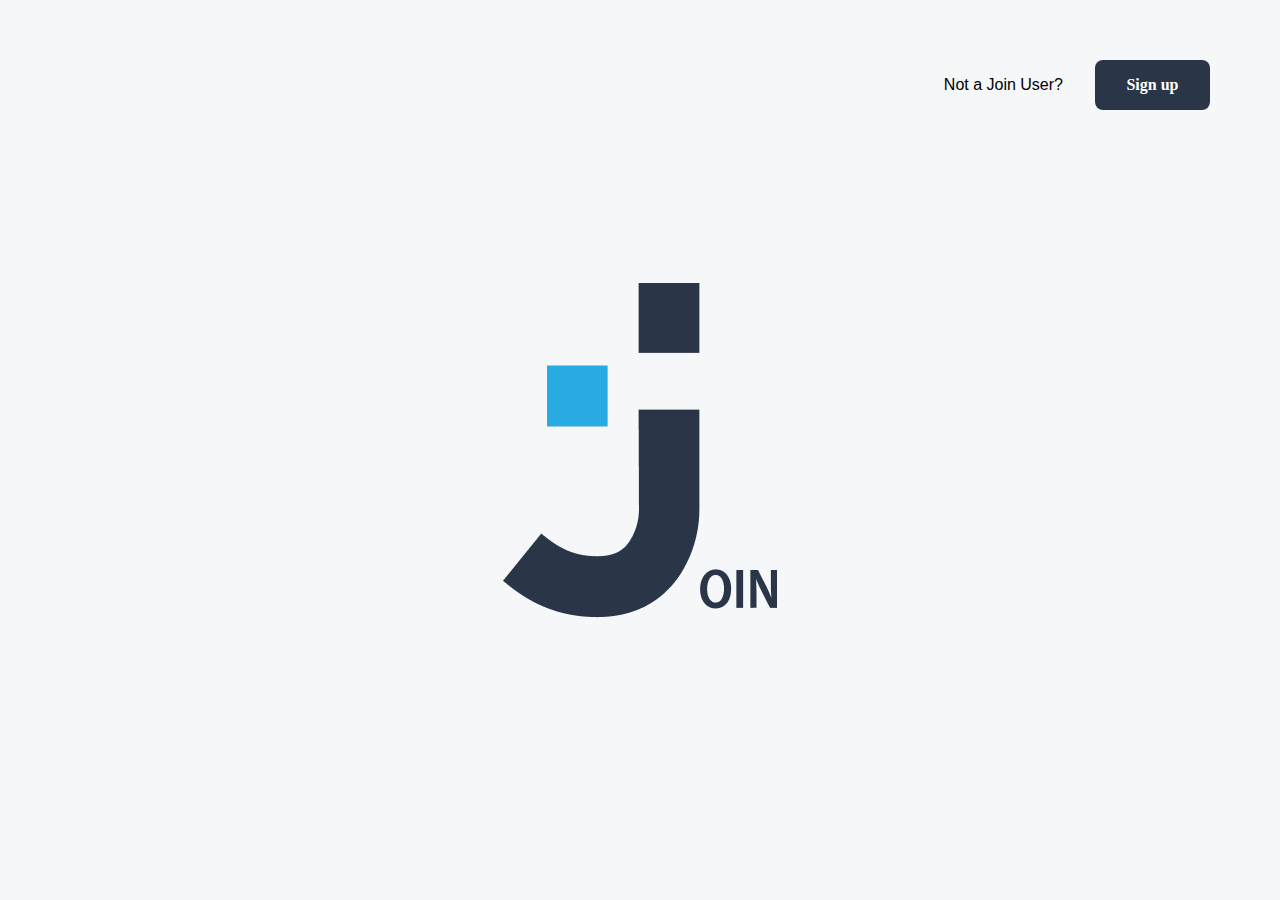
<file: index.html>
<!DOCTYPE html>
<html lang="en">

<head>
    <meta charset="UTF-8">
    <meta http-equiv="X-UA-Compatible" content="IE=edge">
    <meta name="viewport" content="width=device-width, initial-scale=1.0">
    <link rel="stylesheet" href="style.css">
    <link rel="preconnect" href="https://rsms.me/">
    <link rel="stylesheet" href="https://rsms.me/inter/inter.css">
    <link rel="icon" type="image/x-icon" href="./img/join-logo.png">

    <script src="./remoteStorage/remoteStorage.js"></script>
    <script src="./script.js"></script>

    <title>Join</title>

</head>

<body onload="init()">

    <div style="display: none;">
        <span id="current-user"></span>
    </div>
    <form>
        <div class="logo-page">
            <img class="logo-img" src="./img/logo-dark.png" alt="">
            <div class="logo-page-background"></div>
            <div class="logo-page" id="login-screen" style="display:flex">
                <div class="sign-up-container">
                    <span>Not a Join User?</span>
                    <button type="button" class="log-btn mobile-btn" onclick="openPage('sign-up')">Sign up</button>
                </div>
            </div>
            <div class="login-page" id="signup-screen" style="display:flex">
                <div class="title-container">
                    <span class="login-font">Log in</span>
                </div>
                <div class="login-input">
                    <input id="log-in-email" name="email" class="input-mail" type="email" placeholder="E-mail" required
                        autocomplete="username">
                    <div>
                        <input id="log-in-pw" name="password" class="input-key" type="password" placeholder="Password"
                            required autocomplete="current-password">
                        <img onclick="showPW('log-in-pw')" class="keyIMG" src="./img/lock-icon.png">
                    </div>
                    <div>
                        <p id="wrongCredentials" class="dsp-none wrongCredentials"><b>Username oder Passwort falsch!</b></Username></p>
                    </div>
                </div>
                <div class="flex-column gap-small">
                    <div class="flex gap mobile-column">
                        <div class="flex-column">
                            <div>
                                <input id="remember-me-checkbox" type="checkbox" style="cursor: pointer;">
                                <span class="remember-span">Remember me</span>
                            </div>
                        </div>
                        <div onclick="openPage('forgotPW')">
                            <span class="forgot-span">Forgot my password</span>
                        </div>
                    </div>
                    <div class="flex gap mobile-column">
                        <button type="button" onclick=" login();openPage('log-in')" class="log-btn">Log in</button>
                        <button type="button" onclick="openPage('summary')" class="guest-log-btn">Guest Log in</button>
                    </div>
                </div>
            </div>
        </div>
    </form>
    <div id="sign-up-screen" class="logo-sign-up" style="display:none">
        <form onsubmit="register(); return false;" class="login-page">
            <div class="title-container">
                <div onclick="openPage('back')">
                    <img class="left-arrow-img" src="./img/left-arrow-icon.png" alt="">
                </div>
                <span class="signInFont">Sign up</span>
            </div>
            <div class="login-input">
                <input id="name" name="name" class="input-name" required type="text" placeholder="name">
                <input id="email" name="email" class="input-mail" type="email" placeholder="E-mail" required
                    autocomplete="username">
                <div>
                    <input id="password" name="password" class="input-key" type="password" placeholder="Password"
                        required autocomplete="current-password">
                    <img onclick="showPW('password')" class="keyIMG" src="./img/lock-icon.png">
                </div>
            </div>
            <div class="flex-column gap-small">
                <div class="flex gap mobile-column">
                    <button id="registerBtn" class="log-btn">Sign up</button>
                </div>
            </div>
        </form>
    </div>
    <div id="forgotPW" class="logo-sign-up" style="display:none">
        <div class="login-page forgot-pw">
            <div class="title-container pw-mobile">
                <div onclick="openPage('back')">
                    <img class="left-arrow-img" src="./img/left-arrow-icon.png" alt="">
                </div>
                <span class="forgotmypwFont">I forgot my password</span>
            </div>
            <form>
                <div class="forgot-pw-input flex-column">
                    <span>Don't worry! We will send you an email with the instructions to reset your password.</span>
                    <input id="email-forgot" class="input-mail" required type="email" name="email" placeholder="E-mail">
                </div>
                <div class="flex-column gap-small">
                    <div class="flex gap mobile-column">
                        <button onclick="resetPW()" class="log-btn forgot-pw-btn">Send me the email</button>
                    </div>
                </div>
            </form>
        </div>
    </div>
    <div id="animation-info" class="info-background" style="display:none">
        <img class="info-image" src="./img/send-message-information.png" alt="">
    </div>
    <div id="animation-reset" class="info-background" style="display:none">
        <img class="info-image" src="./img/confirmation-pw.png" alt="">
    </div>
    <div id="changePW" class="logo-sign-up" style="display:none">
        <div class="login-page reset-pw">
            <div class="title-container">
                <div onclick="openPage('backChange')">
                    <img class="left-arrow-img" src="./img/left-arrow-icon.png" alt="">
                </div>
                <span class="resetPwFont">Reset your password</span>
            </div>
            <form>
                <div class="forgot-pw-input flex-column">
                    <span>Change your account password</span>
                    <div>
                        <input id="username" type="text" style="display: none;">
                    </div>
                    <div>
                        <input required id="new-password" type="password" placeholder="New password"
                            autocomplete="new-password">
                        <img onclick="showPW('new-password')" class="keyIMG" src="./img/lock-icon.png">
                    </div>
                    <div>
                        <input required id="confirm-password" type="password" placeholder="Confirm password"
                            autocomplete="new-password">
                        <img onclick="showPW('confirm-password')" class="keyIMG" src="./img/lock-icon.png">
                    </div>
                </div>
                <div class="flex-column gap-small">
                    <div class="flex gap mobile-column">
                        <button onclick="checkPW()" class="log-btn forgot-pw-btn">Continue</button>
                    </div>
                </div>
            </form>
        </div>
    </div>
</body>
</html>
</file>
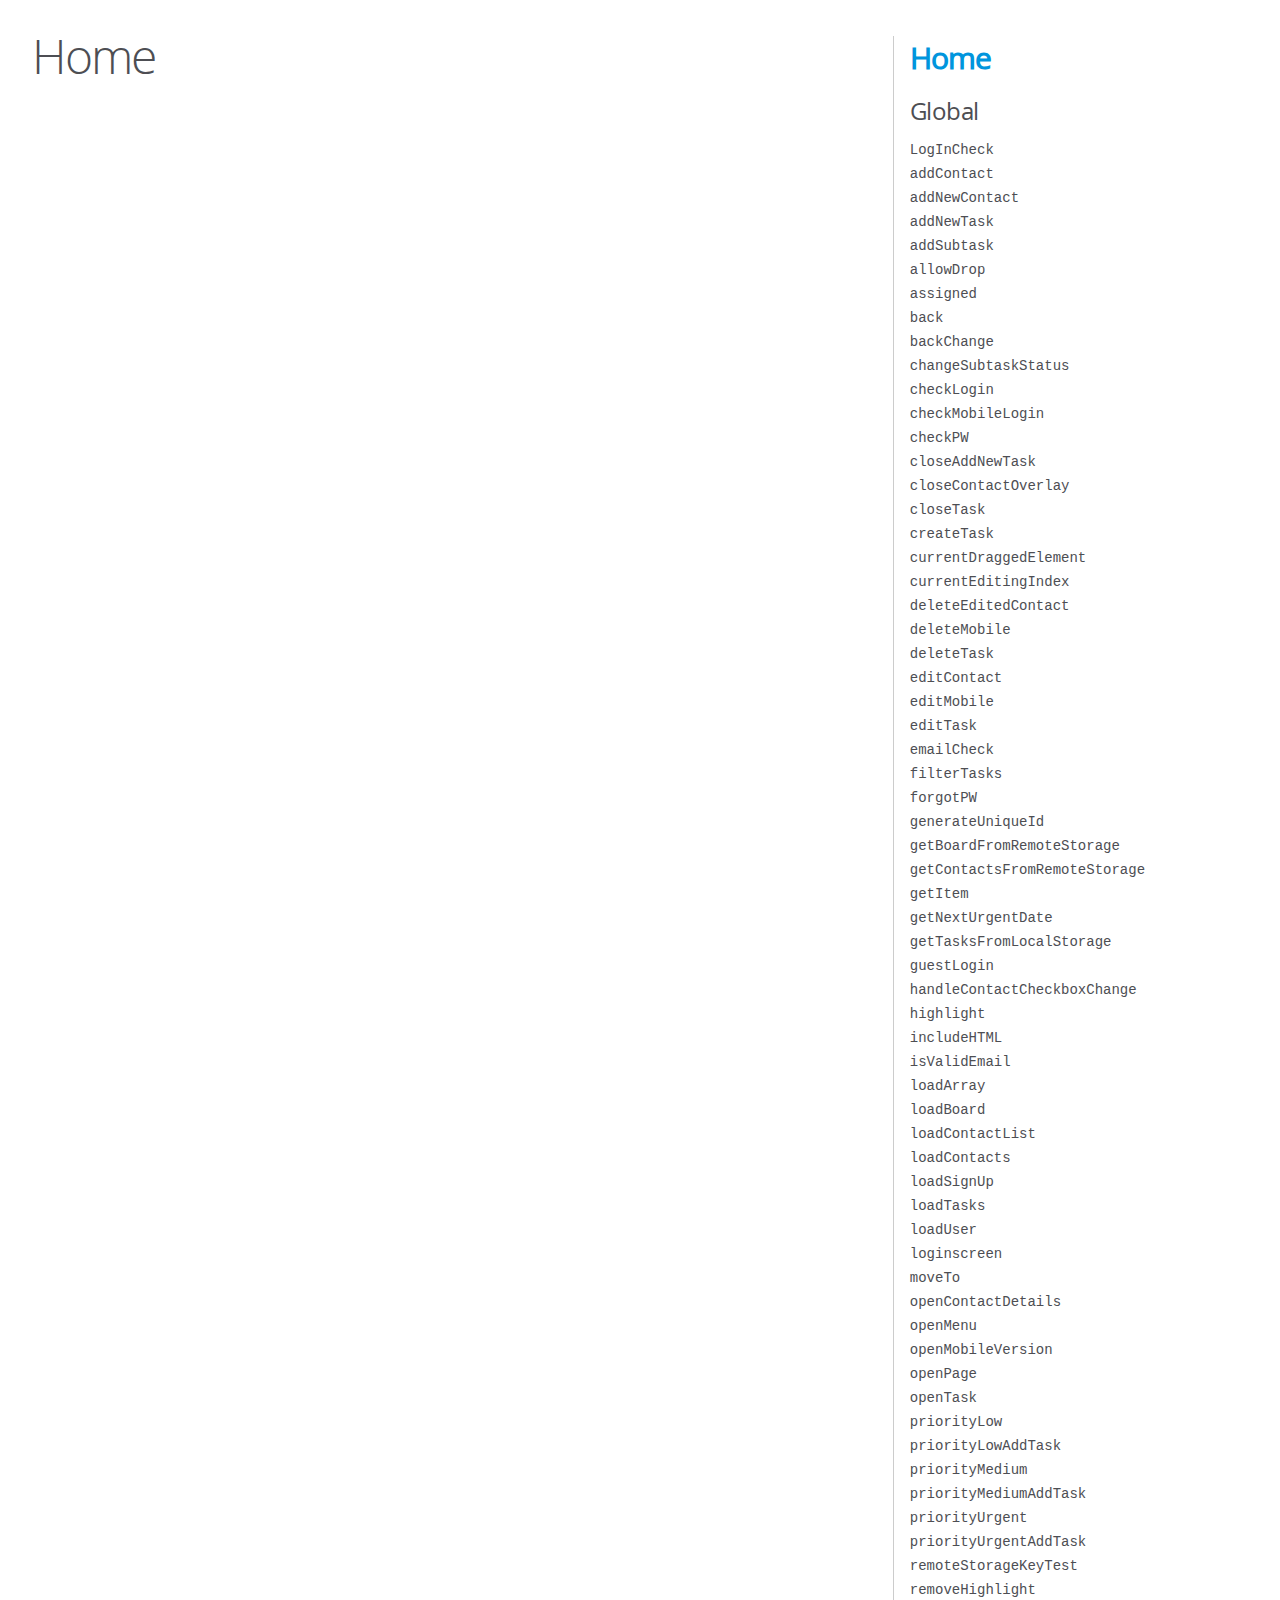
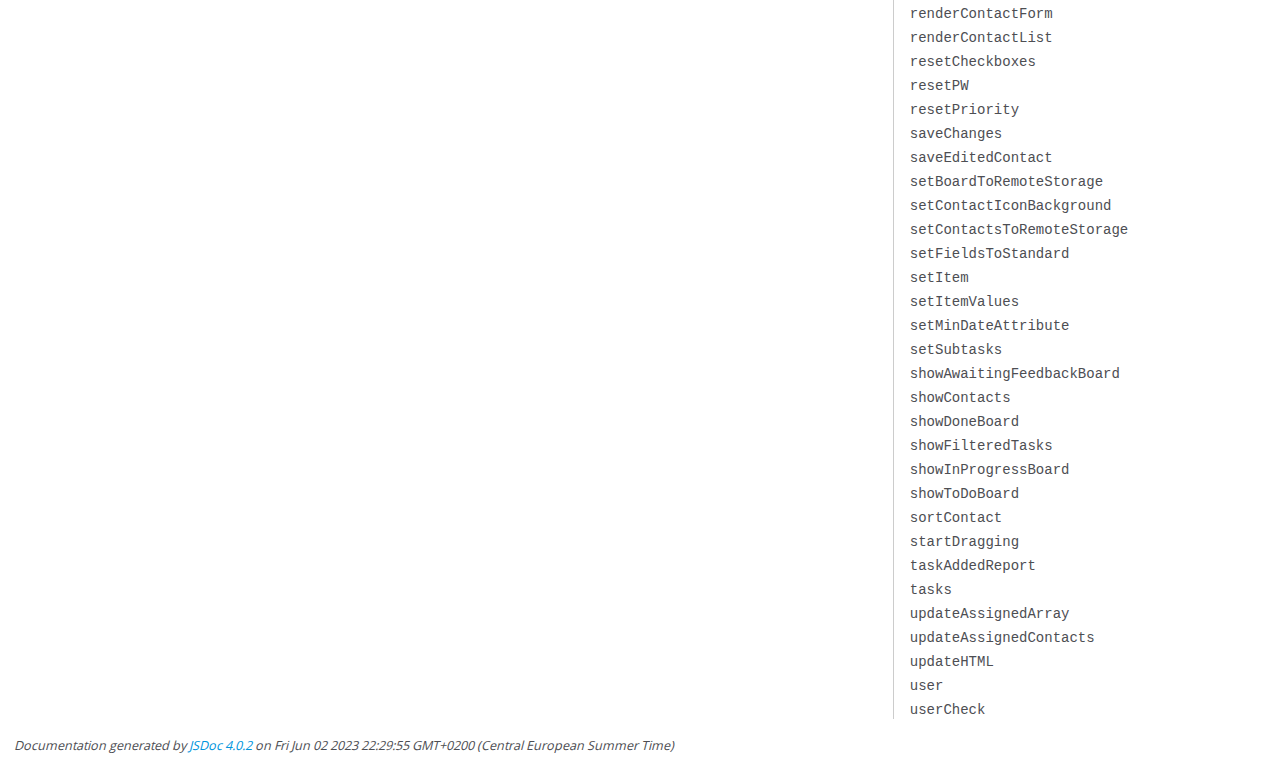
<file: out/index.html>
<!DOCTYPE html>
<html lang="en">
<head>
    <meta charset="utf-8">
    <title>JSDoc: Home</title>

    <script src="scripts/prettify/prettify.js"> </script>
    <script src="scripts/prettify/lang-css.js"> </script>
    <!--[if lt IE 9]>
      <script src="//html5shiv.googlecode.com/svn/trunk/html5.js"></script>
    <![endif]-->
    <link type="text/css" rel="stylesheet" href="styles/prettify-tomorrow.css">
    <link type="text/css" rel="stylesheet" href="styles/jsdoc-default.css">
</head>

<body>

<div id="main">

    <h1 class="page-title">Home</h1>

    



    


    <h3> </h3>










    









</div>

<nav>
    <h2><a href="index.html">Home</a></h2><h3>Global</h3><ul><li><a href="global.html#LogInCheck">LogInCheck</a></li><li><a href="global.html#addContact">addContact</a></li><li><a href="global.html#addNewContact">addNewContact</a></li><li><a href="global.html#addNewTask">addNewTask</a></li><li><a href="global.html#addSubtask">addSubtask</a></li><li><a href="global.html#allowDrop">allowDrop</a></li><li><a href="global.html#assigned">assigned</a></li><li><a href="global.html#back">back</a></li><li><a href="global.html#backChange">backChange</a></li><li><a href="global.html#changeSubtaskStatus">changeSubtaskStatus</a></li><li><a href="global.html#checkLogin">checkLogin</a></li><li><a href="global.html#checkMobileLogin">checkMobileLogin</a></li><li><a href="global.html#checkPW">checkPW</a></li><li><a href="global.html#closeAddNewTask">closeAddNewTask</a></li><li><a href="global.html#closeContactOverlay">closeContactOverlay</a></li><li><a href="global.html#closeTask">closeTask</a></li><li><a href="global.html#createTask">createTask</a></li><li><a href="global.html#currentDraggedElement">currentDraggedElement</a></li><li><a href="global.html#currentEditingIndex">currentEditingIndex</a></li><li><a href="global.html#deleteEditedContact">deleteEditedContact</a></li><li><a href="global.html#deleteMobile">deleteMobile</a></li><li><a href="global.html#deleteTask">deleteTask</a></li><li><a href="global.html#editContact">editContact</a></li><li><a href="global.html#editMobile">editMobile</a></li><li><a href="global.html#editTask">editTask</a></li><li><a href="global.html#emailCheck">emailCheck</a></li><li><a href="global.html#filterTasks">filterTasks</a></li><li><a href="global.html#forgotPW">forgotPW</a></li><li><a href="global.html#generateUniqueId">generateUniqueId</a></li><li><a href="global.html#getBoardFromRemoteStorage">getBoardFromRemoteStorage</a></li><li><a href="global.html#getContactsFromRemoteStorage">getContactsFromRemoteStorage</a></li><li><a href="global.html#getItem">getItem</a></li><li><a href="global.html#getNextUrgentDate">getNextUrgentDate</a></li><li><a href="global.html#getTasksFromLocalStorage">getTasksFromLocalStorage</a></li><li><a href="global.html#guestLogin">guestLogin</a></li><li><a href="global.html#handleContactCheckboxChange">handleContactCheckboxChange</a></li><li><a href="global.html#highlight">highlight</a></li><li><a href="global.html#includeHTML">includeHTML</a></li><li><a href="global.html#isValidEmail">isValidEmail</a></li><li><a href="global.html#loadArray">loadArray</a></li><li><a href="global.html#loadBoard">loadBoard</a></li><li><a href="global.html#loadContactList">loadContactList</a></li><li><a href="global.html#loadContacts">loadContacts</a></li><li><a href="global.html#loadSignUp">loadSignUp</a></li><li><a href="global.html#loadTasks">loadTasks</a></li><li><a href="global.html#loadUser">loadUser</a></li><li><a href="global.html#loginscreen">loginscreen</a></li><li><a href="global.html#moveTo">moveTo</a></li><li><a href="global.html#openContactDetails">openContactDetails</a></li><li><a href="global.html#openMenu">openMenu</a></li><li><a href="global.html#openMobileVersion">openMobileVersion</a></li><li><a href="global.html#openPage">openPage</a></li><li><a href="global.html#openTask">openTask</a></li><li><a href="global.html#priorityLow">priorityLow</a></li><li><a href="global.html#priorityLowAddTask">priorityLowAddTask</a></li><li><a href="global.html#priorityMedium">priorityMedium</a></li><li><a href="global.html#priorityMediumAddTask">priorityMediumAddTask</a></li><li><a href="global.html#priorityUrgent">priorityUrgent</a></li><li><a href="global.html#priorityUrgentAddTask">priorityUrgentAddTask</a></li><li><a href="global.html#remoteStorageKeyTest">remoteStorageKeyTest</a></li><li><a href="global.html#removeHighlight">removeHighlight</a></li><li><a href="global.html#renderContactForm">renderContactForm</a></li><li><a href="global.html#renderContactList">renderContactList</a></li><li><a href="global.html#resetCheckboxes">resetCheckboxes</a></li><li><a href="global.html#resetPW">resetPW</a></li><li><a href="global.html#resetPriority">resetPriority</a></li><li><a href="global.html#saveChanges">saveChanges</a></li><li><a href="global.html#saveEditedContact">saveEditedContact</a></li><li><a href="global.html#setBoardToRemoteStorage">setBoardToRemoteStorage</a></li><li><a href="global.html#setContactIconBackground">setContactIconBackground</a></li><li><a href="global.html#setContactsToRemoteStorage">setContactsToRemoteStorage</a></li><li><a href="global.html#setFieldsToStandard">setFieldsToStandard</a></li><li><a href="global.html#setItem">setItem</a></li><li><a href="global.html#setItemValues">setItemValues</a></li><li><a href="global.html#setMinDateAttribute">setMinDateAttribute</a></li><li><a href="global.html#setSubtasks">setSubtasks</a></li><li><a href="global.html#showAwaitingFeedbackBoard">showAwaitingFeedbackBoard</a></li><li><a href="global.html#showContacts">showContacts</a></li><li><a href="global.html#showDoneBoard">showDoneBoard</a></li><li><a href="global.html#showFilteredTasks">showFilteredTasks</a></li><li><a href="global.html#showInProgressBoard">showInProgressBoard</a></li><li><a href="global.html#showToDoBoard">showToDoBoard</a></li><li><a href="global.html#sortContact">sortContact</a></li><li><a href="global.html#startDragging">startDragging</a></li><li><a href="global.html#taskAddedReport">taskAddedReport</a></li><li><a href="global.html#tasks">tasks</a></li><li><a href="global.html#updateAssignedArray">updateAssignedArray</a></li><li><a href="global.html#updateAssignedContacts">updateAssignedContacts</a></li><li><a href="global.html#updateHTML">updateHTML</a></li><li><a href="global.html#user">user</a></li><li><a href="global.html#userCheck">userCheck</a></li></ul>
</nav>

<br class="clear">

<footer>
    Documentation generated by <a href="https://github.com/jsdoc/jsdoc">JSDoc 4.0.2</a> on Fri Jun 02 2023 22:29:55 GMT+0200 (Central European Summer Time)
</footer>

<script> prettyPrint(); </script>
<script src="scripts/linenumber.js"> </script>
</body>
</html>
</file>
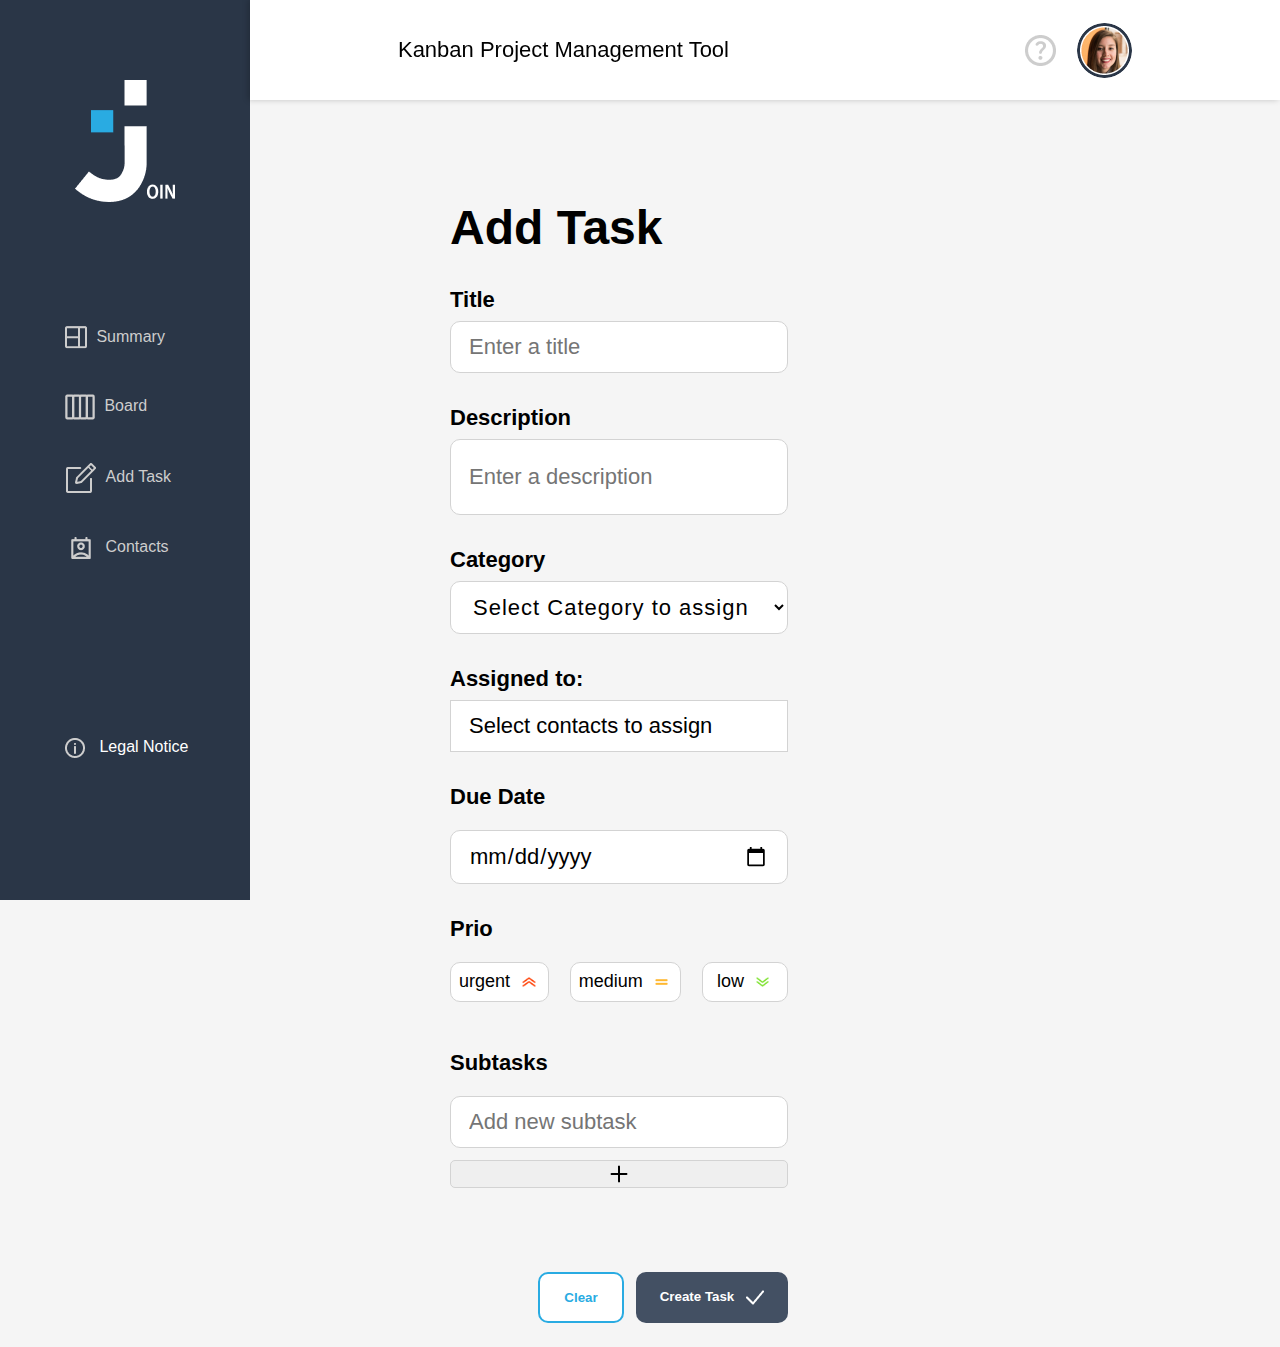
<file: addtask/addtask.html>
<!DOCTYPE html>
<html lang="en">

<head>
    <meta charset="UTF-8">
    <meta http-equiv="X-UA-Compatible" content="IE=edge">
    <meta name="viewport" content="width=device-width, initial-scale=1.0">
    <script src="../templates/include.js"></script>
    <link rel="stylesheet" href="../templates/desktop_template.css">
    <link rel="stylesheet" href="../addtask/addtask.css">
    <link rel="stylesheet" href="../board/board.css">
    <link rel="icon" type="image/x-icon" href="../img/join-logo.png">
    <script src="../board/board.js"></script>
    <script src="../contacts/contacts.json"></script>
    <script src="../contacts/contacts.js"></script>
    <script src="../addtask/addtask.js"></script>
    <script src="../remoteStorage/remoteStorage.js"></script>

    <title>Add Task</title>
</head>

<body onload="includeHTML(), loadArray()" id="addTask">
    <div w3-include-html="../templates/desktop_template.html"></div>

    
<div class="content">
    <div class="addTask-container">
        <div w3-include-html="../addtask/addtask-template.html"></div>
    </div>
</div>

 <!-- TASK ADDED SUCESSSFULLY REPORT-->
<div id="successMessage" class="d-none slide-in-bottom">
    Task added successfully to board
</div>

</body>

</html>
</file>
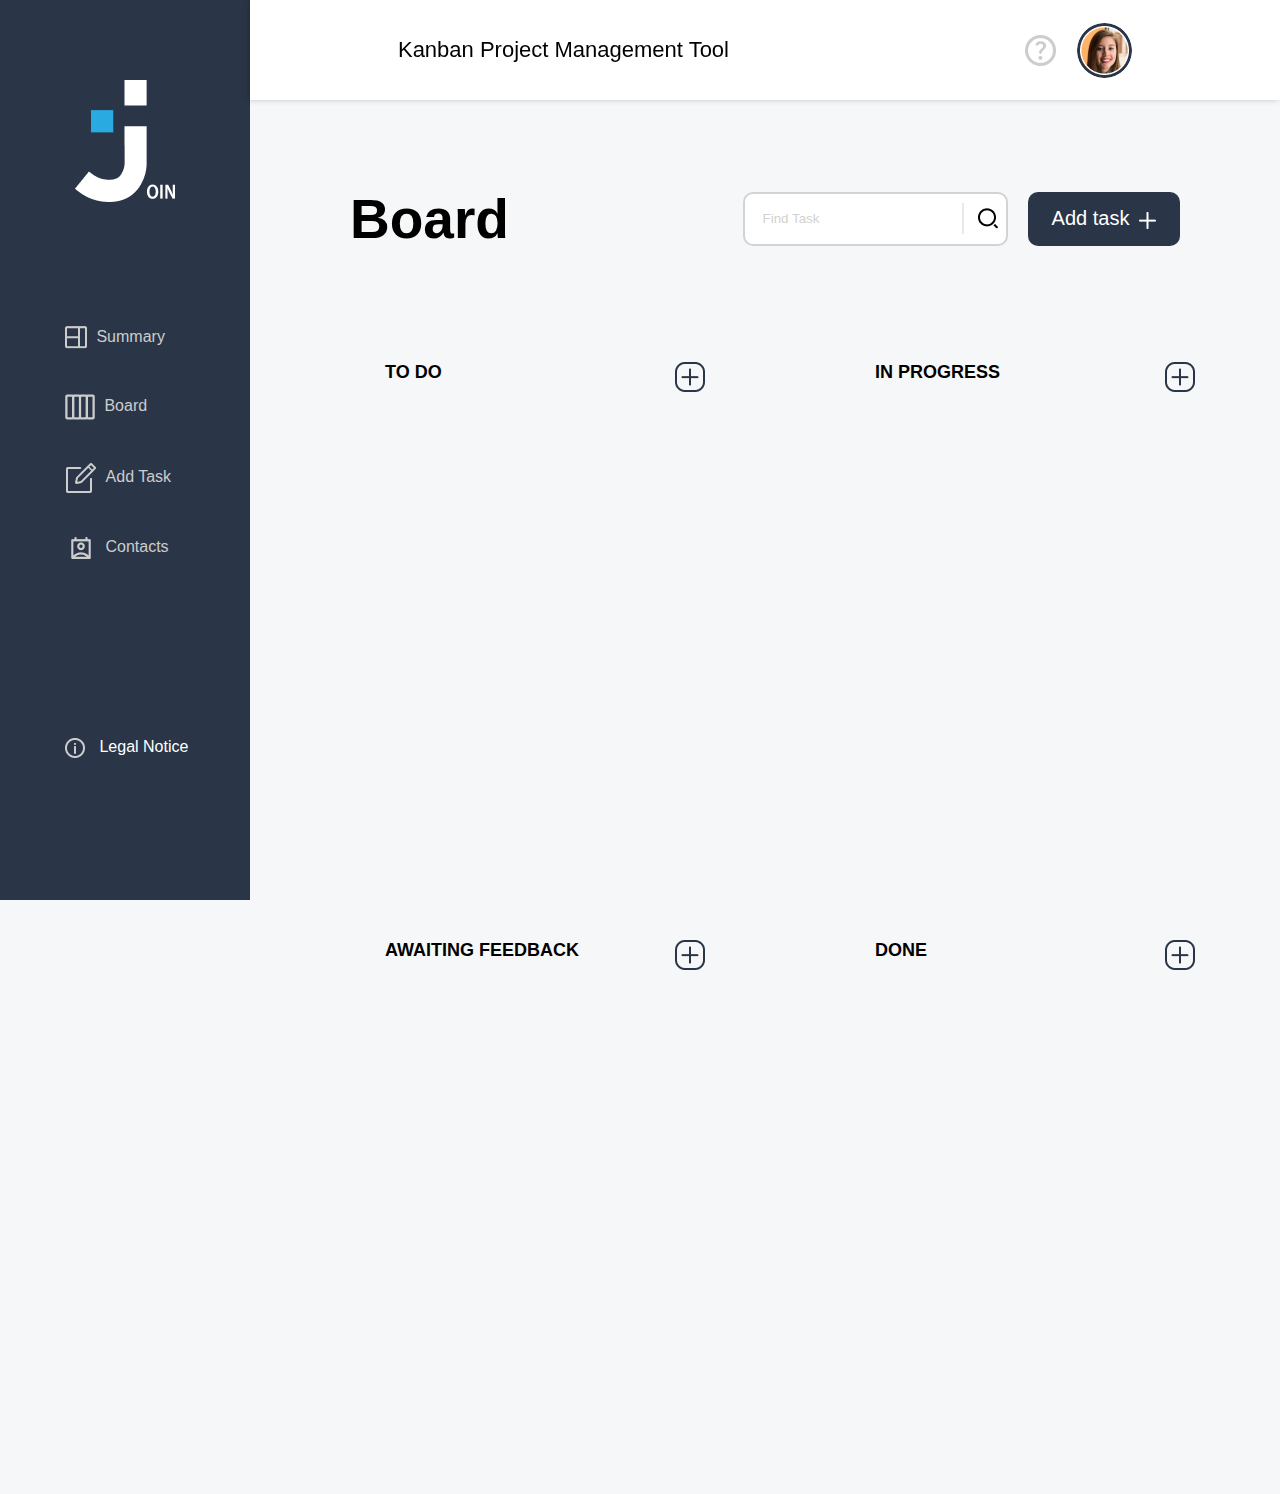
<file: board/board.html>
<!DOCTYPE html>
<html lang="en">

<head>
    <meta charset="UTF-8">
    <meta http-equiv="X-UA-Compatible" content="IE=edge">
    <meta name="viewport" content="width=device-width, initial-scale=1.0">
    <script src="../templates/include.js"></script>
    <link rel="stylesheet" href="../templates/desktop_template.css">
    <link rel="stylesheet" href="../board/board.css">
    <link rel="stylesheet" href="../addtask/addtask.css">
    <link rel="stylesheet" href="../style.css">

    <script src="../remoteStorage/remoteStorage.js"></script>
    <script src="../board/board.js"></script>
    <script src="../board/board-template.js"></script>
    <script src="../addtask/addtask.js"></script>
    <script src="../contacts/contacts.js"></script>
    
    <title>Board</title>
    <link rel="icon" type="image/x-icon" href="../img/join-logo.png">
</head>

<body onload="includeHTML(); loadBoard()" id="board">
    <div w3-include-html="../templates/desktop_template.html"></div>

    <div id="addNewTask" class="dsp-none" onclick="clearAddTaskForm()">
        <div class="addNewTaskBackground customScroll" onclick="stopClose(event)">
            <div id="addNewTaskClose">
                <img onclick="closeAddNewTask()" src="../img/close-task.png" alt="close">
            </div>
            <div w3-include-html="../addtask/addtask-template.html"></div>
        </div>  
    </div>
    <div id="content">
        <div class="board-header" id="board-header">
            <div>
                <h1>Board</h1>
            </div>
            <div class="interact">
                <div class="find-task">
                    <input oninput="filterTasks()" id="searchInputField" placeholder="Find Task">
                    <img src="../img/search.png">
                </div>
                <button onclick="addNewTask('to-do')" class="add-task-button"> <span>Add task</span> <img src="../img/addtask.png">  </button>
            </div>
        </div>
        <div class="kanbanboard" id="kanban-board">
            <div class="kanban">
                <div class="kanban-header">             
                    TO DO <img onclick="addNewTask('to-do')" src="../img/kanban-plus.png">
                </div>
                <div id="to-do" ondrop="moveTo('to-do'); removeHighlight('to-do')" ondragleave="removeHighlight('to-do')" ondragover="allowDrop(event); highlight('to-do')">
                </div>
            </div>
            <div class="kanban">
                <div class="kanban-header">
                    IN PROGRESS <img onclick="addNewTask('in-progress')" src="../img/kanban-plus.png">
                </div>
                <div id="in-progress" ondrop="moveTo('in-progress'); removeHighlight('in-progress')" ondragleave="removeHighlight('in-progress')" ondragover="allowDrop(event); highlight('in-progress')">
                </div>
            </div>
            <div class="kanban">
                <div class="kanban-header">
                    AWAITING FEEDBACK <img onclick="addNewTask('awaiting-feedback')" src="../img/kanban-plus.png">
                </div>

                <div id="awaiting-feedback" ondrop="moveTo('awaiting-feedback'); removeHighlight('awaiting-feedback')" ondragleave="removeHighlight('awaiting-feedback')" ondragover="allowDrop(event); highlight('awaiting-feedback')">
                </div>
            </div>
            <div class="kanban">
                <div class="kanban-header">
                    DONE <img onclick="addNewTask('done')" src="../img/kanban-plus.png">
                </div>
                <div id="done" ondrop="moveTo('done'); removeHighlight('done')" ondragleave="removeHighlight('done')" ondragover="allowDrop(event); highlight('done')">
                </div>
            </div>
        </div>
    </div>
    <div id="edit-task" class="d-none" onclick="stopClose(event)">
    </div>
    <div id="savedChanges" class="d-none slide-in-bottom">
        Your changes have been saved! <img src="../img/savedChanges.png">
    </div>
    <div id="blockerPanel" class="d-none" onclick="closeTask()"></div>
</body>

</html>
</file>
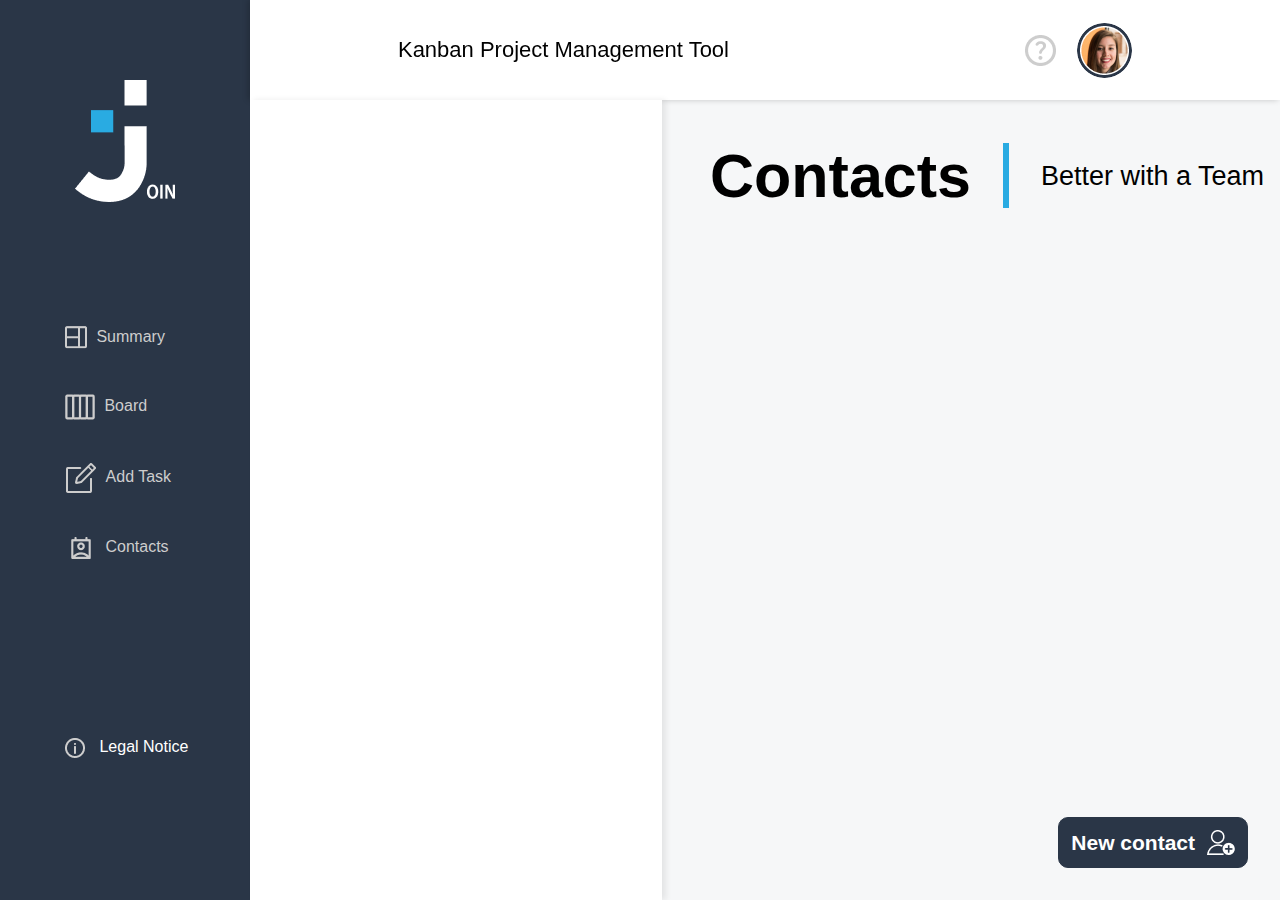
<file: contacts/contacts.html>
<!DOCTYPE html>
<html lang="en">
<head>
    <meta charset="UTF-8">
    <meta http-equiv="X-UA-Compatible" content="IE=edge">
    <meta name="viewport" content="width=device-width, initial-scale=1.0">
    <title>Contacts</title>
    <link rel="icon" type="image/x-icon" href="../img/join-logo.png">
    <script src="../templates/include.js"></script>
    <link rel="stylesheet" href="../contacts/contacts.css">
    <link rel="stylesheet" href="../templates/desktop_template.css">
    <link rel="stylesheet" href="../board/board.css">
    <link rel="stylesheet" href="../addtask/addtask.css">
    <link rel="stylesheet" href="../style.css">
    <script src="../addtask/addtask.js"></script>
    <script src="../board/board.js"></script>
    <script src="../remoteStorage/remoteStorage.js"></script>
    <script src="../contacts/contacts.js"></script>
</head>
<body id="body" onload="includeHTML(), loadContactList()">
    <div w3-include-html="../templates/desktop_template.html"></div>
    <div id="addNewTask" class="dsp-none">
        <div class="addNewTaskBackground customScroll">
            <div id="addNewTaskClose">
                <img onclick="closeAddNewTask()" src="../img/close-task.png" alt="close">
            </div>
            <div w3-include-html="../addtask/addtask-template.html"></div>
        </div>  
    </div>
    <div id="mobileAddButton" class="mobileAddButton" onclick="addNewContact()">
        <button>
            <img src="../img/add-contact-icon.png" alt="">
            <h2>New contact</h2>
        </button>
    </div>
    <div class= "mobileButtons" id="mobileButtons">
        <img id="mobileDeleteBtn" onclick="deleteMobile()" src="../img/delete-contact-mobile.png" alt="edit">
        <img id="mobileEditBtn" onclick="editMobile()" src="../img/edit-contact-mobile.png" alt="edit">
    </div>
    <div id="openContact" class="dsp-none"></div>
    <div id="contacts">
        <div id="contactList">
        </div>
        <div id="contactDetail">
            <div class="contactDetailHeader">
                <h1>Contacts</h1>
                <span class="divider"></span>
                <h3>Better with a Team</h3>
            </div>
            <div id="selectedContact"></div>
                <div class="newContactBtn" id="newContactBtn">
                    <button onclick="addNewContact()">
                        <h2>New contact</h2>
                        <img src="../img/add-contact-icon.png" alt="">
                    </button>
                </div>
        </div>
    </div>
    
</body>
</html>
</file>
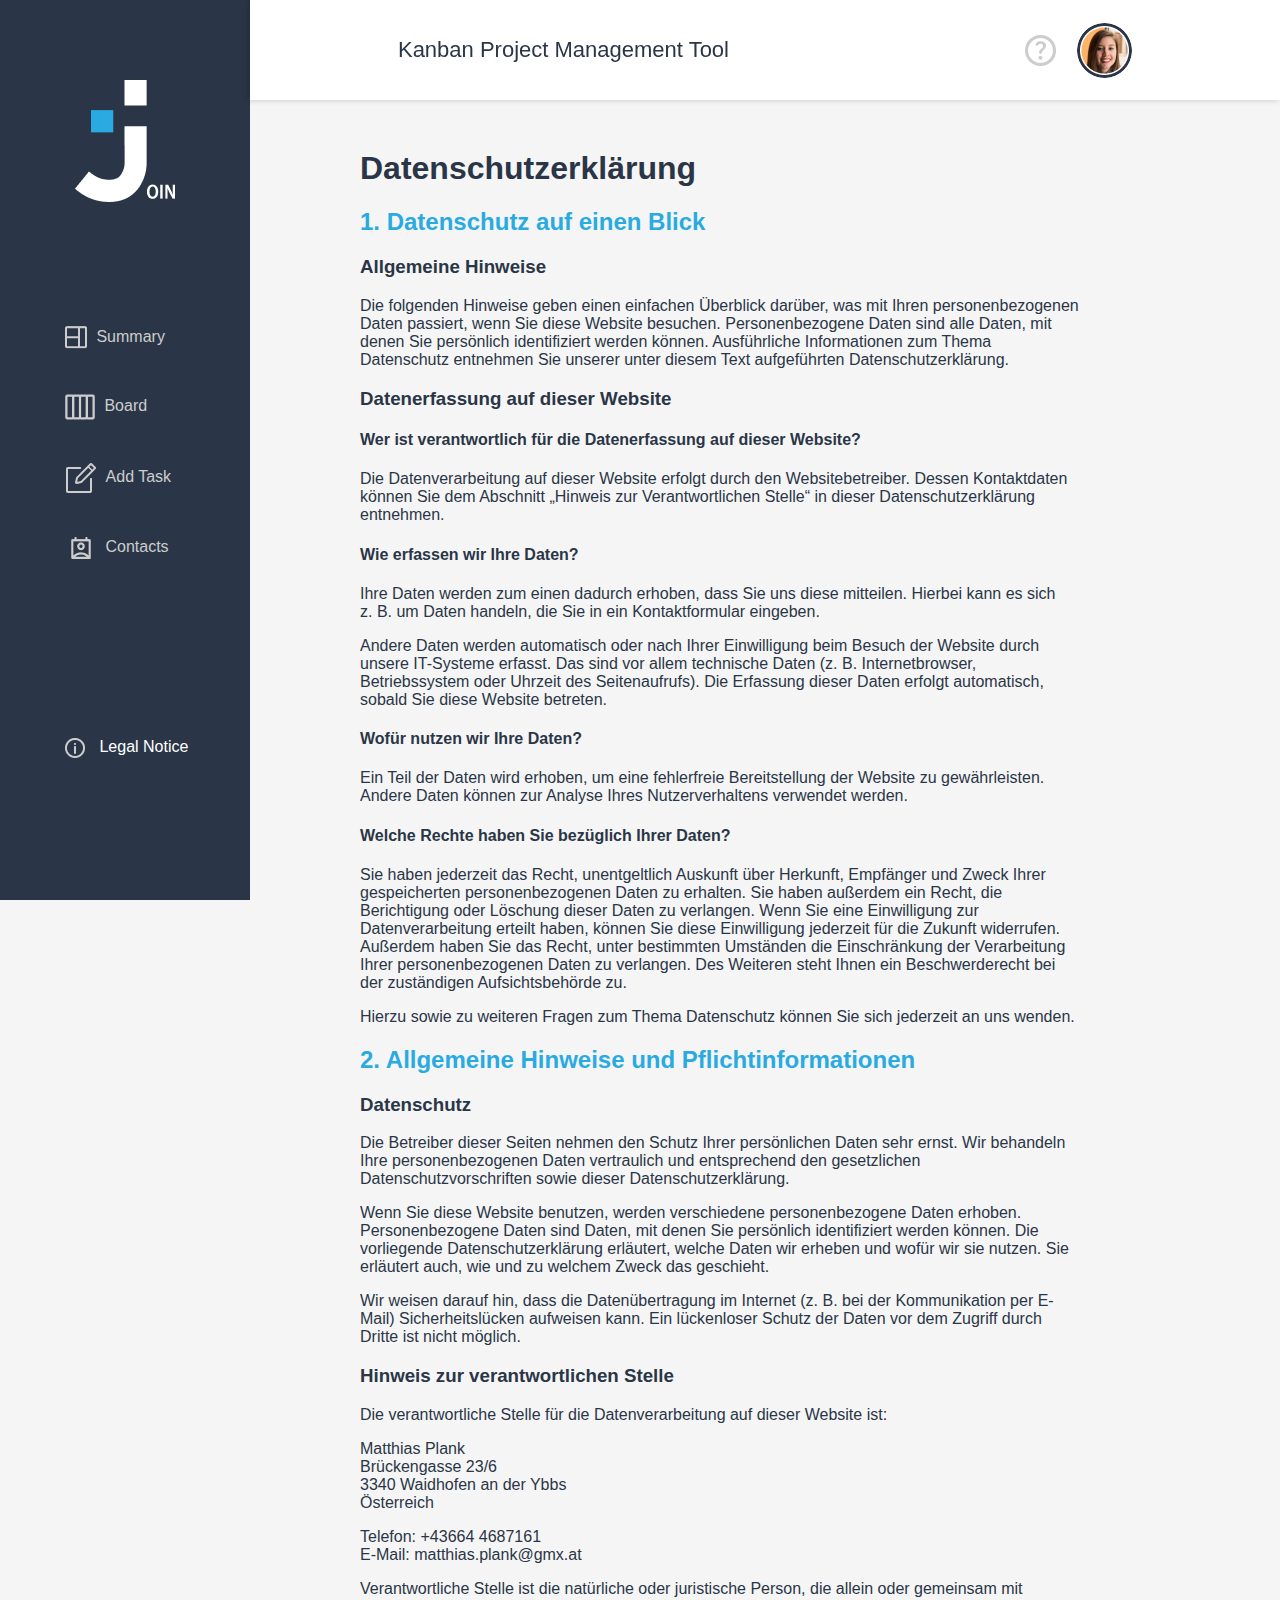
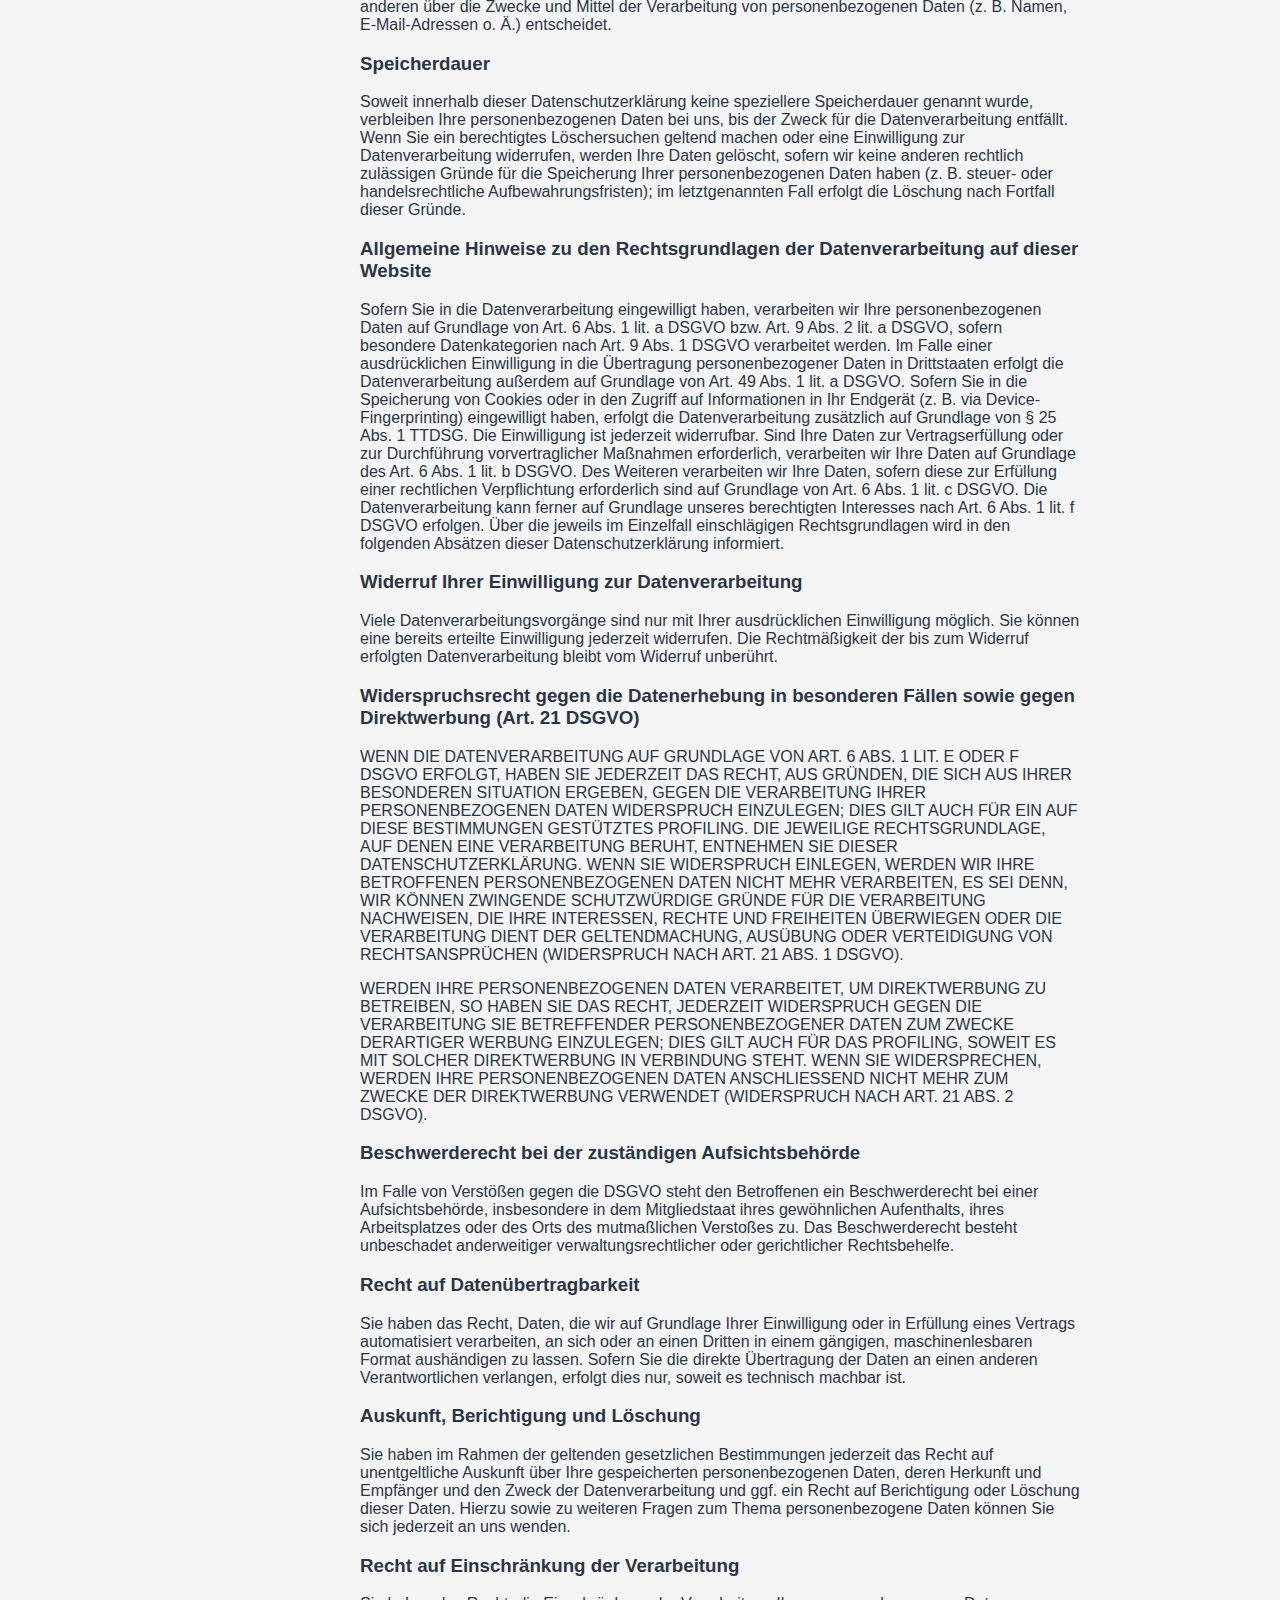
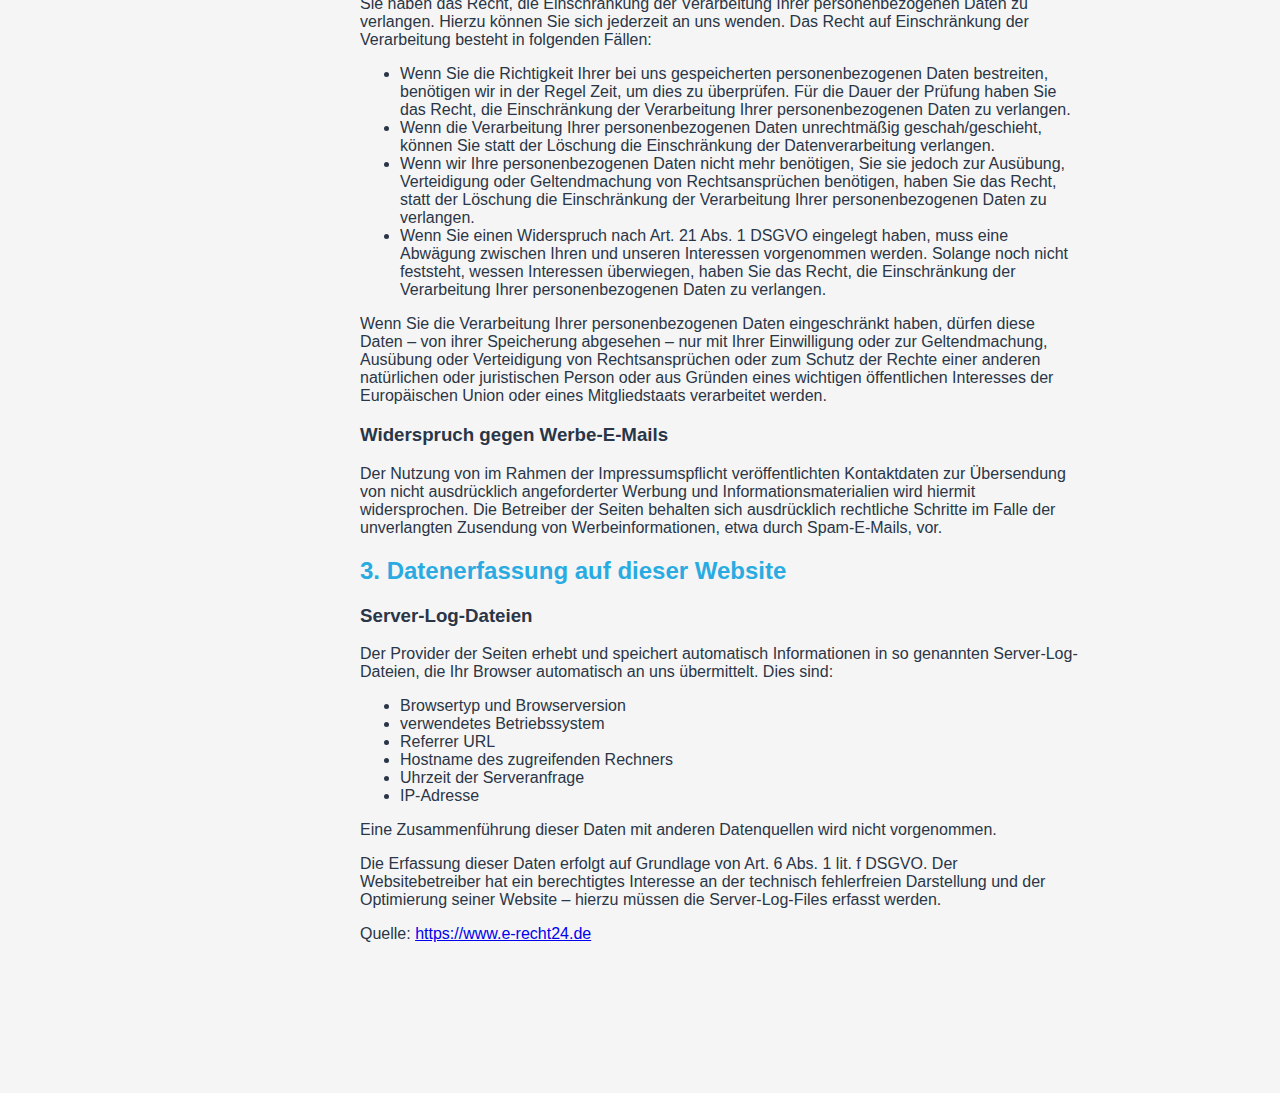
<file: datenschutz/datenschutz.html>
<!DOCTYPE html>
<html lang="en">

<head>
    <meta charset="UTF-8">
    <meta http-equiv="X-UA-Compatible" content="IE=edge">
    <meta name="viewport" content="width=device-width, initial-scale=1.0">
    <link rel="stylesheet" href="../templates/desktop_template.css">
    <script src="../templates/include.js"></script>
    <link rel="stylesheet" href="../datenschutz/datenschutz.css">
    <title>Datenschutz</title>
    <link rel="icon" type="image/x-icon" href="../img/join-logo.png">
</head>

<body onload="includeHTML()" id="datenschutz">
    <div w3-include-html="../templates/desktop_template.html"></div>

    <div id="datenschutz">
    <h1>Datenschutz&shy;erkl&auml;rung</h1>
    <h2>1. Datenschutz auf einen Blick</h2>
    <h3>Allgemeine Hinweise</h3>
    <p>Die folgenden Hinweise geben einen einfachen &Uuml;berblick dar&uuml;ber, was mit Ihren personenbezogenen Daten
        passiert, wenn Sie diese Website besuchen. Personenbezogene Daten sind alle Daten, mit denen Sie pers&ouml;nlich
        identifiziert werden k&ouml;nnen. Ausf&uuml;hrliche Informationen zum Thema Datenschutz entnehmen Sie unserer
        unter diesem Text aufgef&uuml;hrten Datenschutzerkl&auml;rung.</p>
    <h3>Datenerfassung auf dieser Website</h3>
    <h4>Wer ist verantwortlich f&uuml;r die Datenerfassung auf dieser Website?</h4>
    <p>Die Datenverarbeitung auf dieser Website erfolgt durch den Websitebetreiber. Dessen Kontaktdaten k&ouml;nnen Sie
        dem Abschnitt &bdquo;Hinweis zur Verantwortlichen Stelle&ldquo; in dieser Datenschutzerkl&auml;rung entnehmen.
    </p>
    <h4>Wie erfassen wir Ihre Daten?</h4>
    <p>Ihre Daten werden zum einen dadurch erhoben, dass Sie uns diese mitteilen. Hierbei kann es sich z.&nbsp;B. um
        Daten handeln, die Sie in ein Kontaktformular eingeben.</p>
    <p>Andere Daten werden automatisch oder nach Ihrer Einwilligung beim Besuch der Website durch unsere IT-Systeme
        erfasst. Das sind vor allem technische Daten (z.&nbsp;B. Internetbrowser, Betriebssystem oder Uhrzeit des
        Seitenaufrufs). Die Erfassung dieser Daten erfolgt automatisch, sobald Sie diese Website betreten.</p>
    <h4>Wof&uuml;r nutzen wir Ihre Daten?</h4>
    <p>Ein Teil der Daten wird erhoben, um eine fehlerfreie Bereitstellung der Website zu gew&auml;hrleisten. Andere
        Daten k&ouml;nnen zur Analyse Ihres Nutzerverhaltens verwendet werden.</p>
    <h4>Welche Rechte haben Sie bez&uuml;glich Ihrer Daten?</h4>
    <p>Sie haben jederzeit das Recht, unentgeltlich Auskunft &uuml;ber Herkunft, Empf&auml;nger und Zweck Ihrer
        gespeicherten personenbezogenen Daten zu erhalten. Sie haben au&szlig;erdem ein Recht, die Berichtigung oder
        L&ouml;schung dieser Daten zu verlangen. Wenn Sie eine Einwilligung zur Datenverarbeitung erteilt haben,
        k&ouml;nnen Sie diese Einwilligung jederzeit f&uuml;r die Zukunft widerrufen. Au&szlig;erdem haben Sie das
        Recht, unter bestimmten Umst&auml;nden die Einschr&auml;nkung der Verarbeitung Ihrer personenbezogenen Daten zu
        verlangen. Des Weiteren steht Ihnen ein Beschwerderecht bei der zust&auml;ndigen Aufsichtsbeh&ouml;rde zu.</p>
    <p>Hierzu sowie zu weiteren Fragen zum Thema Datenschutz k&ouml;nnen Sie sich jederzeit an uns wenden.</p>
    <h2>2. Allgemeine Hinweise und Pflicht&shy;informationen</h2>
    <h3>Datenschutz</h3>
    <p>Die Betreiber dieser Seiten nehmen den Schutz Ihrer pers&ouml;nlichen Daten sehr ernst. Wir behandeln Ihre
        personenbezogenen Daten vertraulich und entsprechend den gesetzlichen Datenschutzvorschriften sowie dieser
        Datenschutzerkl&auml;rung.</p>
    <p>Wenn Sie diese Website benutzen, werden verschiedene personenbezogene Daten erhoben. Personenbezogene Daten sind
        Daten, mit denen Sie pers&ouml;nlich identifiziert werden k&ouml;nnen. Die vorliegende Datenschutzerkl&auml;rung
        erl&auml;utert, welche Daten wir erheben und wof&uuml;r wir sie nutzen. Sie erl&auml;utert auch, wie und zu
        welchem Zweck das geschieht.</p>
    <p>Wir weisen darauf hin, dass die Daten&uuml;bertragung im Internet (z.&nbsp;B. bei der Kommunikation per E-Mail)
        Sicherheitsl&uuml;cken aufweisen kann. Ein l&uuml;ckenloser Schutz der Daten vor dem Zugriff durch Dritte ist
        nicht m&ouml;glich.</p>
    <h3>Hinweis zur verantwortlichen Stelle</h3>
    <p>Die verantwortliche Stelle f&uuml;r die Datenverarbeitung auf dieser Website ist:</p>
    <p> 
        Matthias Plank<br />
        Br&uuml;ckengasse 23/6<br />
        3340 Waidhofen an der Ybbs<br />
        &Ouml;sterreich
    </p></b>
        
    <p>Telefon: +43664 4687161<br />
        E-Mail: matthias.plank@gmx.at</p>
    <p>Verantwortliche Stelle ist die nat&uuml;rliche oder juristische Person, die allein oder gemeinsam mit anderen
        &uuml;ber die Zwecke und Mittel der Verarbeitung von personenbezogenen Daten (z.&nbsp;B. Namen, E-Mail-Adressen
        o. &Auml;.) entscheidet.</p>

    <h3>Speicherdauer</h3>
    <p>Soweit innerhalb dieser Datenschutzerkl&auml;rung keine speziellere Speicherdauer genannt wurde, verbleiben Ihre
        personenbezogenen Daten bei uns, bis der Zweck f&uuml;r die Datenverarbeitung entf&auml;llt. Wenn Sie ein
        berechtigtes L&ouml;schersuchen geltend machen oder eine Einwilligung zur Datenverarbeitung widerrufen, werden
        Ihre Daten gel&ouml;scht, sofern wir keine anderen rechtlich zul&auml;ssigen Gr&uuml;nde f&uuml;r die
        Speicherung Ihrer personenbezogenen Daten haben (z.&nbsp;B. steuer- oder handelsrechtliche
        Aufbewahrungsfristen); im letztgenannten Fall erfolgt die L&ouml;schung nach Fortfall dieser Gr&uuml;nde.</p>
    <h3>Allgemeine Hinweise zu den Rechtsgrundlagen der Datenverarbeitung auf dieser Website</h3>
    <p>Sofern Sie in die Datenverarbeitung eingewilligt haben, verarbeiten wir Ihre personenbezogenen Daten auf
        Grundlage von Art. 6 Abs. 1 lit. a DSGVO bzw. Art. 9 Abs. 2 lit. a DSGVO, sofern besondere Datenkategorien nach
        Art. 9 Abs. 1 DSGVO verarbeitet werden. Im Falle einer ausdr&uuml;cklichen Einwilligung in die &Uuml;bertragung
        personenbezogener Daten in Drittstaaten erfolgt die Datenverarbeitung au&szlig;erdem auf Grundlage von Art. 49
        Abs. 1 lit. a DSGVO. Sofern Sie in die Speicherung von Cookies oder in den Zugriff auf Informationen in Ihr
        Endger&auml;t (z.&nbsp;B. via Device-Fingerprinting) eingewilligt haben, erfolgt die Datenverarbeitung
        zus&auml;tzlich auf Grundlage von &sect; 25 Abs. 1 TTDSG. Die Einwilligung ist jederzeit widerrufbar. Sind Ihre
        Daten zur Vertragserf&uuml;llung oder zur Durchf&uuml;hrung vorvertraglicher Ma&szlig;nahmen erforderlich,
        verarbeiten wir Ihre Daten auf Grundlage des Art. 6 Abs. 1 lit. b DSGVO. Des Weiteren verarbeiten wir Ihre
        Daten, sofern diese zur Erf&uuml;llung einer rechtlichen Verpflichtung erforderlich sind auf Grundlage von Art.
        6 Abs. 1 lit. c DSGVO. Die Datenverarbeitung kann ferner auf Grundlage unseres berechtigten Interesses nach Art.
        6 Abs. 1 lit. f DSGVO erfolgen. &Uuml;ber die jeweils im Einzelfall einschl&auml;gigen Rechtsgrundlagen wird in
        den folgenden Abs&auml;tzen dieser Datenschutzerkl&auml;rung informiert.</p>
    <h3>Widerruf Ihrer Einwilligung zur Datenverarbeitung</h3>
    <p>Viele Datenverarbeitungsvorg&auml;nge sind nur mit Ihrer ausdr&uuml;cklichen Einwilligung m&ouml;glich. Sie
        k&ouml;nnen eine bereits erteilte Einwilligung jederzeit widerrufen. Die Rechtm&auml;&szlig;igkeit der bis zum
        Widerruf erfolgten Datenverarbeitung bleibt vom Widerruf unber&uuml;hrt.</p>
    <h3>Widerspruchsrecht gegen die Datenerhebung in besonderen F&auml;llen sowie gegen Direktwerbung (Art. 21 DSGVO)
    </h3>
    <p>WENN DIE DATENVERARBEITUNG AUF GRUNDLAGE VON ART. 6 ABS. 1 LIT. E ODER F DSGVO ERFOLGT, HABEN SIE JEDERZEIT DAS
        RECHT, AUS GR&Uuml;NDEN, DIE SICH AUS IHRER BESONDEREN SITUATION ERGEBEN, GEGEN DIE VERARBEITUNG IHRER
        PERSONENBEZOGENEN DATEN WIDERSPRUCH EINZULEGEN; DIES GILT AUCH F&Uuml;R EIN AUF DIESE BESTIMMUNGEN
        GEST&Uuml;TZTES PROFILING. DIE JEWEILIGE RECHTSGRUNDLAGE, AUF DENEN EINE VERARBEITUNG BERUHT, ENTNEHMEN SIE
        DIESER DATENSCHUTZERKL&Auml;RUNG. WENN SIE WIDERSPRUCH EINLEGEN, WERDEN WIR IHRE BETROFFENEN PERSONENBEZOGENEN
        DATEN NICHT MEHR VERARBEITEN, ES SEI DENN, WIR K&Ouml;NNEN ZWINGENDE SCHUTZW&Uuml;RDIGE GR&Uuml;NDE F&Uuml;R DIE
        VERARBEITUNG NACHWEISEN, DIE IHRE INTERESSEN, RECHTE UND FREIHEITEN &Uuml;BERWIEGEN ODER DIE VERARBEITUNG DIENT
        DER GELTENDMACHUNG, AUS&Uuml;BUNG ODER VERTEIDIGUNG VON RECHTSANSPR&Uuml;CHEN (WIDERSPRUCH NACH ART. 21 ABS. 1
        DSGVO).</p>
    <p>WERDEN IHRE PERSONENBEZOGENEN DATEN VERARBEITET, UM DIREKTWERBUNG ZU BETREIBEN, SO HABEN SIE DAS RECHT, JEDERZEIT
        WIDERSPRUCH GEGEN DIE VERARBEITUNG SIE BETREFFENDER PERSONENBEZOGENER DATEN ZUM ZWECKE DERARTIGER WERBUNG
        EINZULEGEN; DIES GILT AUCH F&Uuml;R DAS PROFILING, SOWEIT ES MIT SOLCHER DIREKTWERBUNG IN VERBINDUNG STEHT. WENN
        SIE WIDERSPRECHEN, WERDEN IHRE PERSONENBEZOGENEN DATEN ANSCHLIESSEND NICHT MEHR ZUM ZWECKE DER DIREKTWERBUNG
        VERWENDET (WIDERSPRUCH NACH ART. 21 ABS. 2 DSGVO).</p>
    <h3>Beschwerde&shy;recht bei der zust&auml;ndigen Aufsichts&shy;beh&ouml;rde</h3>
    <p>Im Falle von Verst&ouml;&szlig;en gegen die DSGVO steht den Betroffenen ein Beschwerderecht bei einer
        Aufsichtsbeh&ouml;rde, insbesondere in dem Mitgliedstaat ihres gew&ouml;hnlichen Aufenthalts, ihres
        Arbeitsplatzes oder des Orts des mutma&szlig;lichen Versto&szlig;es zu. Das Beschwerderecht besteht unbeschadet
        anderweitiger verwaltungsrechtlicher oder gerichtlicher Rechtsbehelfe.</p>
    <h3>Recht auf Daten&shy;&uuml;bertrag&shy;barkeit</h3>
    <p>Sie haben das Recht, Daten, die wir auf Grundlage Ihrer Einwilligung oder in Erf&uuml;llung eines Vertrags
        automatisiert verarbeiten, an sich oder an einen Dritten in einem g&auml;ngigen, maschinenlesbaren Format
        aush&auml;ndigen zu lassen. Sofern Sie die direkte &Uuml;bertragung der Daten an einen anderen Verantwortlichen
        verlangen, erfolgt dies nur, soweit es technisch machbar ist.</p>
    <h3>Auskunft, Berichtigung und L&ouml;schung</h3>
    <p>Sie haben im Rahmen der geltenden gesetzlichen Bestimmungen jederzeit das Recht auf unentgeltliche Auskunft
        &uuml;ber Ihre gespeicherten personenbezogenen Daten, deren Herkunft und Empf&auml;nger und den Zweck der
        Datenverarbeitung und ggf. ein Recht auf Berichtigung oder L&ouml;schung dieser Daten. Hierzu sowie zu weiteren
        Fragen zum Thema personenbezogene Daten k&ouml;nnen Sie sich jederzeit an uns wenden.</p>
    <h3>Recht auf Einschr&auml;nkung der Verarbeitung</h3>
    <p>Sie haben das Recht, die Einschr&auml;nkung der Verarbeitung Ihrer personenbezogenen Daten zu verlangen. Hierzu
        k&ouml;nnen Sie sich jederzeit an uns wenden. Das Recht auf Einschr&auml;nkung der Verarbeitung besteht in
        folgenden F&auml;llen:</p>
    <ul>
        <li>Wenn Sie die Richtigkeit Ihrer bei uns gespeicherten personenbezogenen Daten bestreiten, ben&ouml;tigen wir
            in der Regel Zeit, um dies zu &uuml;berpr&uuml;fen. F&uuml;r die Dauer der Pr&uuml;fung haben Sie das Recht,
            die Einschr&auml;nkung der Verarbeitung Ihrer personenbezogenen Daten zu verlangen.</li>
        <li>Wenn die Verarbeitung Ihrer personenbezogenen Daten unrechtm&auml;&szlig;ig geschah/geschieht, k&ouml;nnen
            Sie statt der L&ouml;schung die Einschr&auml;nkung der Datenverarbeitung verlangen.</li>
        <li>Wenn wir Ihre personenbezogenen Daten nicht mehr ben&ouml;tigen, Sie sie jedoch zur Aus&uuml;bung,
            Verteidigung oder Geltendmachung von Rechtsanspr&uuml;chen ben&ouml;tigen, haben Sie das Recht, statt der
            L&ouml;schung die Einschr&auml;nkung der Verarbeitung Ihrer personenbezogenen Daten zu verlangen.</li>
        <li>Wenn Sie einen Widerspruch nach Art. 21 Abs. 1 DSGVO eingelegt haben, muss eine Abw&auml;gung zwischen Ihren
            und unseren Interessen vorgenommen werden. Solange noch nicht feststeht, wessen Interessen &uuml;berwiegen,
            haben Sie das Recht, die Einschr&auml;nkung der Verarbeitung Ihrer personenbezogenen Daten zu verlangen.
        </li>
    </ul>
    <p>Wenn Sie die Verarbeitung Ihrer personenbezogenen Daten eingeschr&auml;nkt haben, d&uuml;rfen diese Daten &ndash;
        von ihrer Speicherung abgesehen &ndash; nur mit Ihrer Einwilligung oder zur Geltendmachung, Aus&uuml;bung oder
        Verteidigung von Rechtsanspr&uuml;chen oder zum Schutz der Rechte einer anderen nat&uuml;rlichen oder
        juristischen Person oder aus Gr&uuml;nden eines wichtigen &ouml;ffentlichen Interesses der Europ&auml;ischen
        Union oder eines Mitgliedstaats verarbeitet werden.</p>
    <h3>Widerspruch gegen Werbe-E-Mails</h3>
    <p>Der Nutzung von im Rahmen der Impressumspflicht ver&ouml;ffentlichten Kontaktdaten zur &Uuml;bersendung von nicht
        ausdr&uuml;cklich angeforderter Werbung und Informationsmaterialien wird hiermit widersprochen. Die Betreiber
        der Seiten behalten sich ausdr&uuml;cklich rechtliche Schritte im Falle der unverlangten Zusendung von
        Werbeinformationen, etwa durch Spam-E-Mails, vor.</p>
    <h2>3. Datenerfassung auf dieser Website</h2>
    <h3>Server-Log-Dateien</h3>
    <p>Der Provider der Seiten erhebt und speichert automatisch Informationen in so genannten Server-Log-Dateien, die
        Ihr Browser automatisch an uns &uuml;bermittelt. Dies sind:</p>
    <ul>
        <li>Browsertyp und Browserversion</li>
        <li>verwendetes Betriebssystem</li>
        <li>Referrer URL</li>
        <li>Hostname des zugreifenden Rechners</li>
        <li>Uhrzeit der Serveranfrage</li>
        <li>IP-Adresse</li>
    </ul>
    <p>Eine Zusammenf&uuml;hrung dieser Daten mit anderen Datenquellen wird nicht vorgenommen.</p>
    <p>Die Erfassung dieser Daten erfolgt auf Grundlage von Art. 6 Abs. 1 lit. f DSGVO. Der Websitebetreiber hat ein
        berechtigtes Interesse an der technisch fehlerfreien Darstellung und der Optimierung seiner Website &ndash;
        hierzu m&uuml;ssen die Server-Log-Files erfasst werden.</p>
    <p>Quelle: <a href="https://www.e-recht24.de">https://www.e-recht24.de</a></p>
    </div>
</body>

</html>
</file>
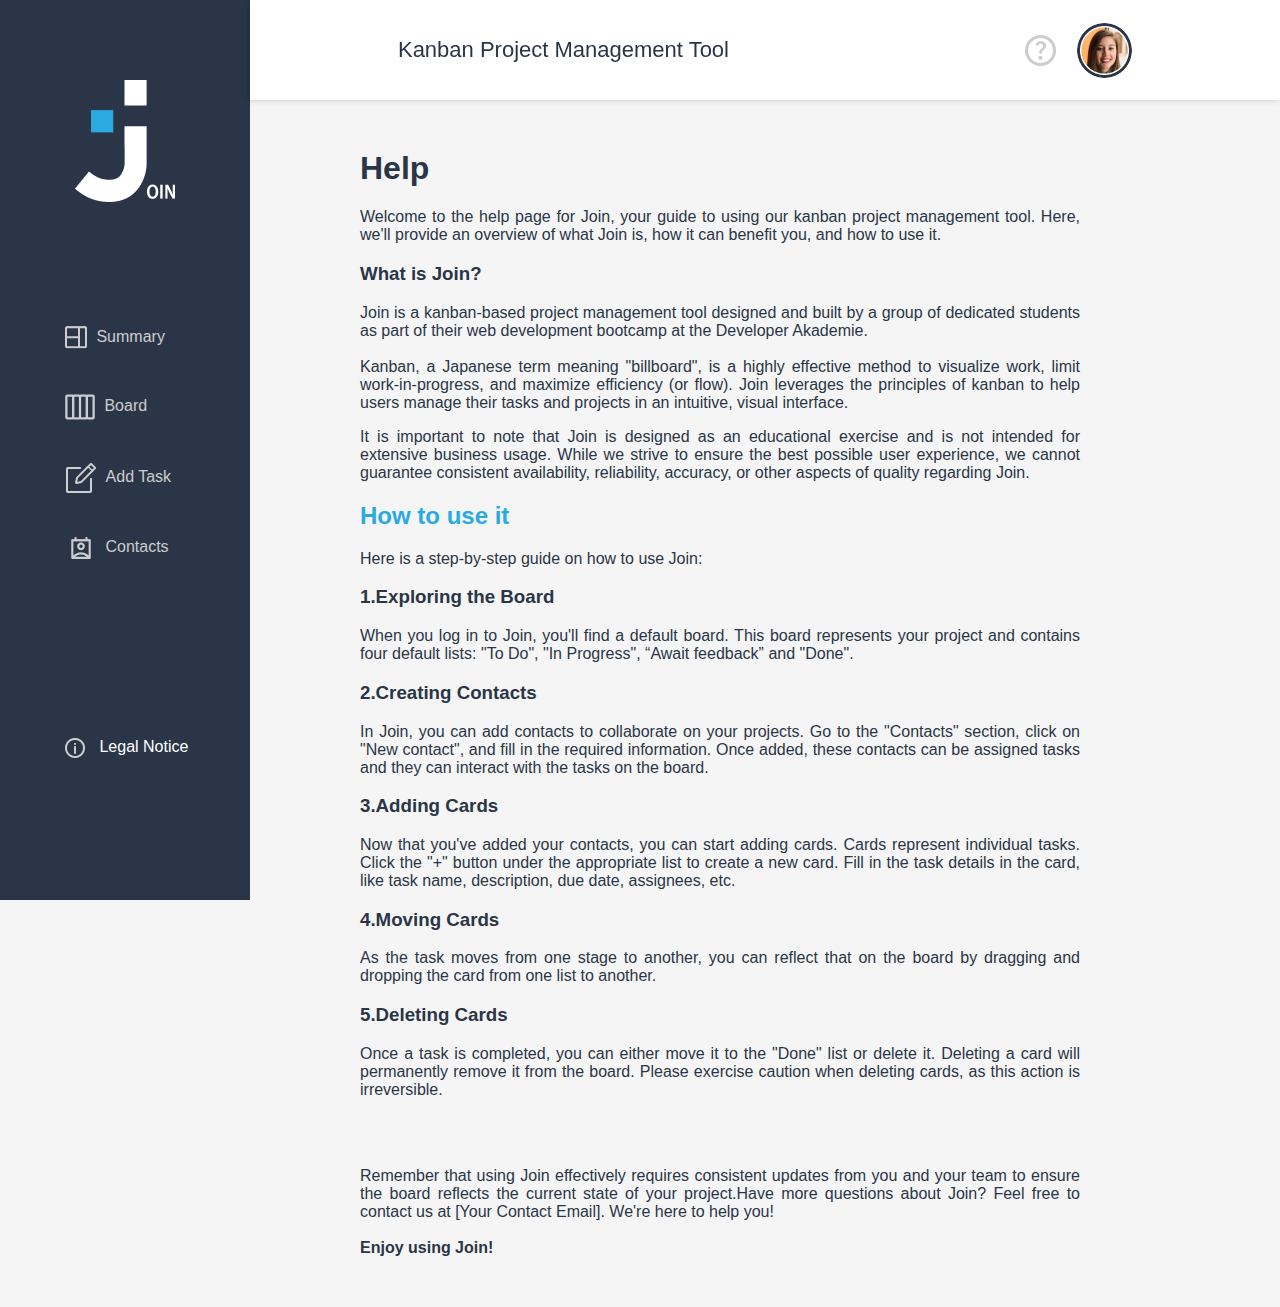
<file: help/help.html>
<!DOCTYPE html>
<html lang="en">

<head>
    <meta charset="UTF-8">
    <meta http-equiv="X-UA-Compatible" content="IE=edge">
    <meta name="viewport" content="width=device-width, initial-scale=1.0">
    <link rel="stylesheet" href="../templates/desktop_template.css">
    <script src="../templates/include.js"></script>
    <link rel="stylesheet" href="../help/help.css">
    <title>help</title>
    <link rel="icon" type="image/x-icon" href="../img/join-logo.png">
</head>

<body onload="includeHTML()" id="help">
    <div w3-include-html="../templates/desktop_template.html"></div>

    <div id="help">
        <h1>Help</h1>
        <p>Welcome to the help page for Join, your guide to using our kanban project management tool. Here, we'll provide an overview of what Join is, how it can benefit you, and how to use it. </p>

        <h3>What is Join?</h3>
        <p>Join is a kanban-based project management tool designed and built by a group of dedicated students as part of their web development bootcamp at the Developer Akademie.
        <br></br>
        Kanban, a Japanese term meaning "billboard", is a highly effective method to visualize work, limit work-in-progress, and maximize efficiency (or flow). Join leverages the principles of kanban to help users manage their tasks and projects in an intuitive, visual interface.
        </p>
        <p>
            It is important to note that Join is designed as an educational exercise and is not intended for extensive business usage. While we strive to ensure the best possible user experience, we cannot guarantee consistent availability, reliability, accuracy, or other aspects of quality regarding Join.
        </p> 
        
        <h2>How to use it</h2>
        <p>Here is a step-by-step guide on how to use Join:</p>
        
        <h3>1.Exploring the Board</h3>
        <p>When you log in to Join, you'll find a default board. This board represents your project and contains four default lists: "To Do", "In Progress", “Await feedback” and "Done".</p>

        <h3>2.Creating Contacts</h3>
        <p>In Join, you can add contacts to collaborate on your projects. Go to the "Contacts" section, click on "New contact", and fill in the required information. Once added, these contacts can be assigned tasks and they can interact with the tasks on the board.</p>

        <h3>3.Adding Cards</h3>
        <p>Now that you've added your contacts, you can start adding cards. Cards represent individual tasks. Click the "+" button under the appropriate list to create a new card. Fill in the task details in the card, like task name, description, due date, assignees, etc.</p>

        <h3>4.Moving Cards</h3>
        <p>As the task moves from one stage to another, you can reflect that on the board by dragging and dropping the card from one list to another.</p>

        <h3>5.Deleting Cards</h3>
        <p>Once a task is completed, you can either move it to the "Done" list or delete it. Deleting a card will permanently remove it from the board. Please exercise caution when deleting cards, as this action is irreversible.</p>

        <br><br>
        <p>Remember that using Join effectively requires consistent updates from you and your team to ensure the board reflects the current state of your project.Have more questions about Join? Feel free to contact us at [Your Contact Email]. We're here to help you!
        <br><br><b>Enjoy using Join!</b></p>
    </div>
</body>

</html>
</file>
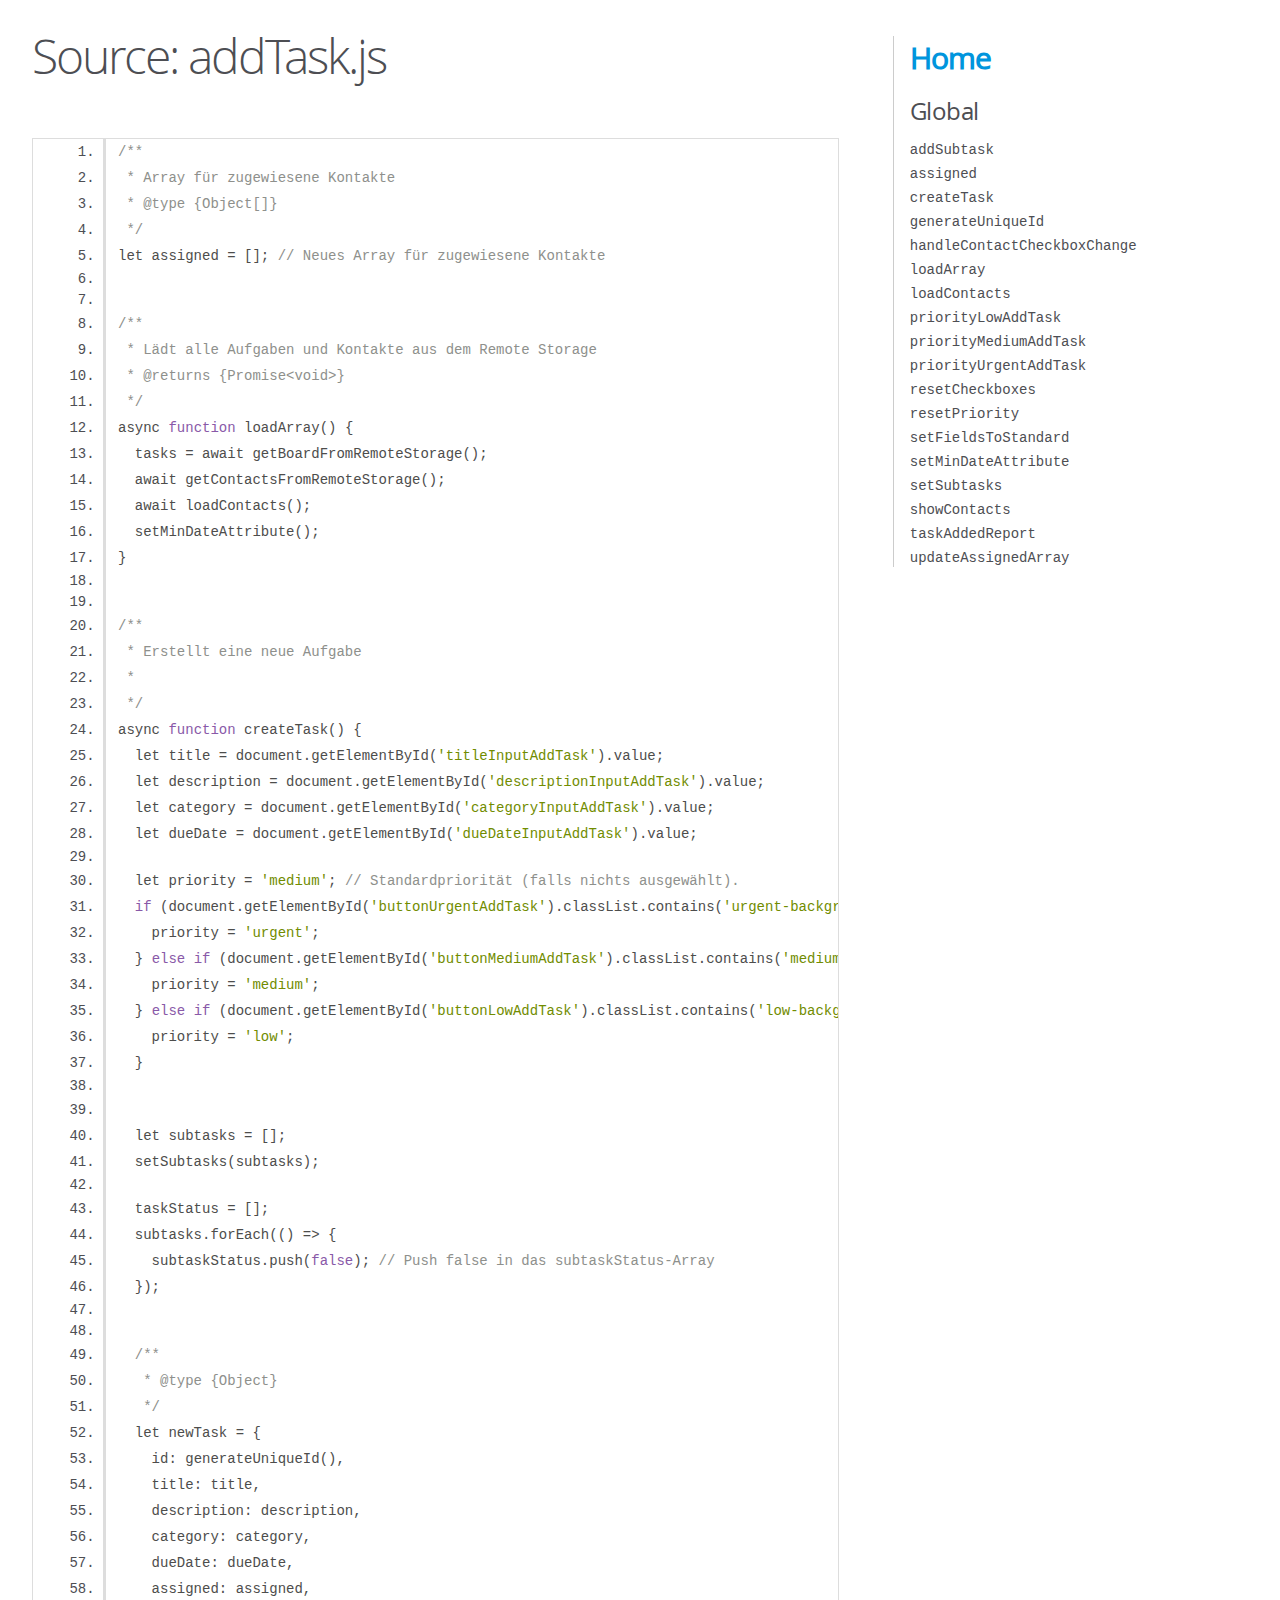
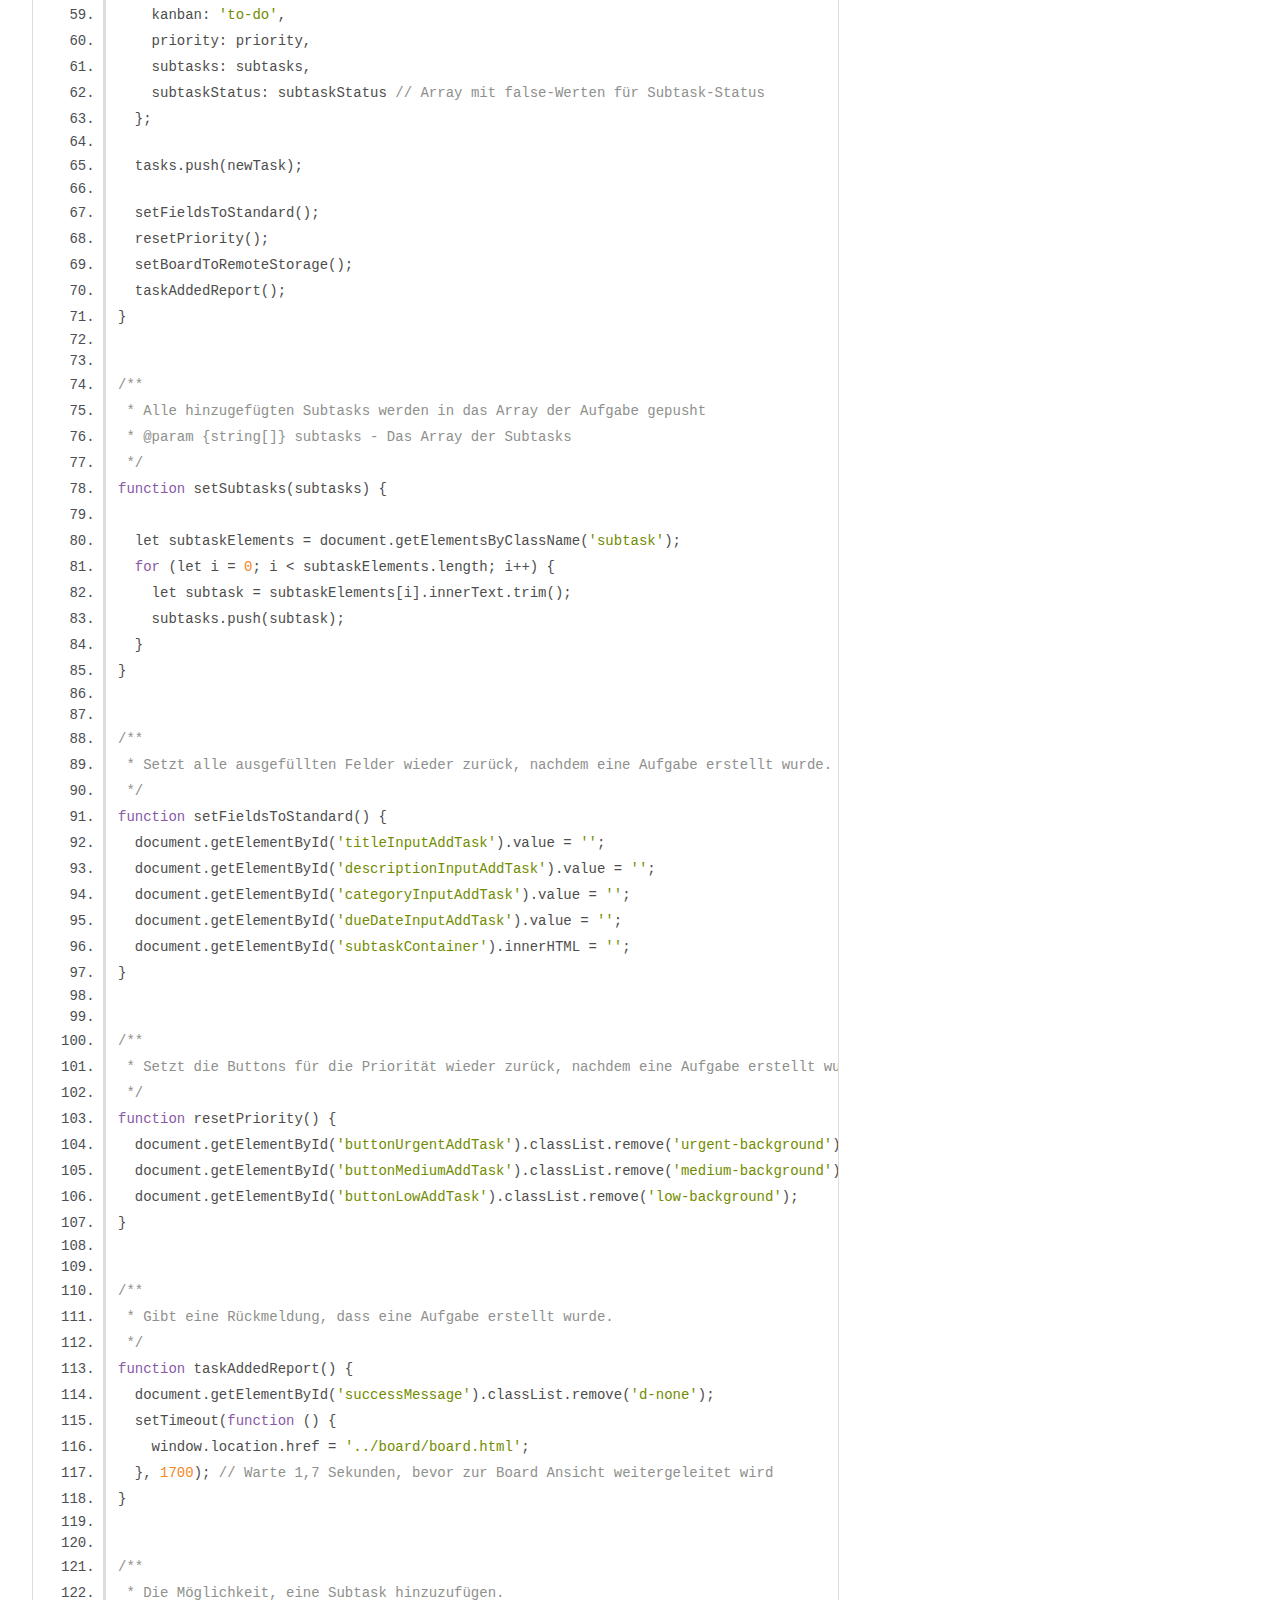
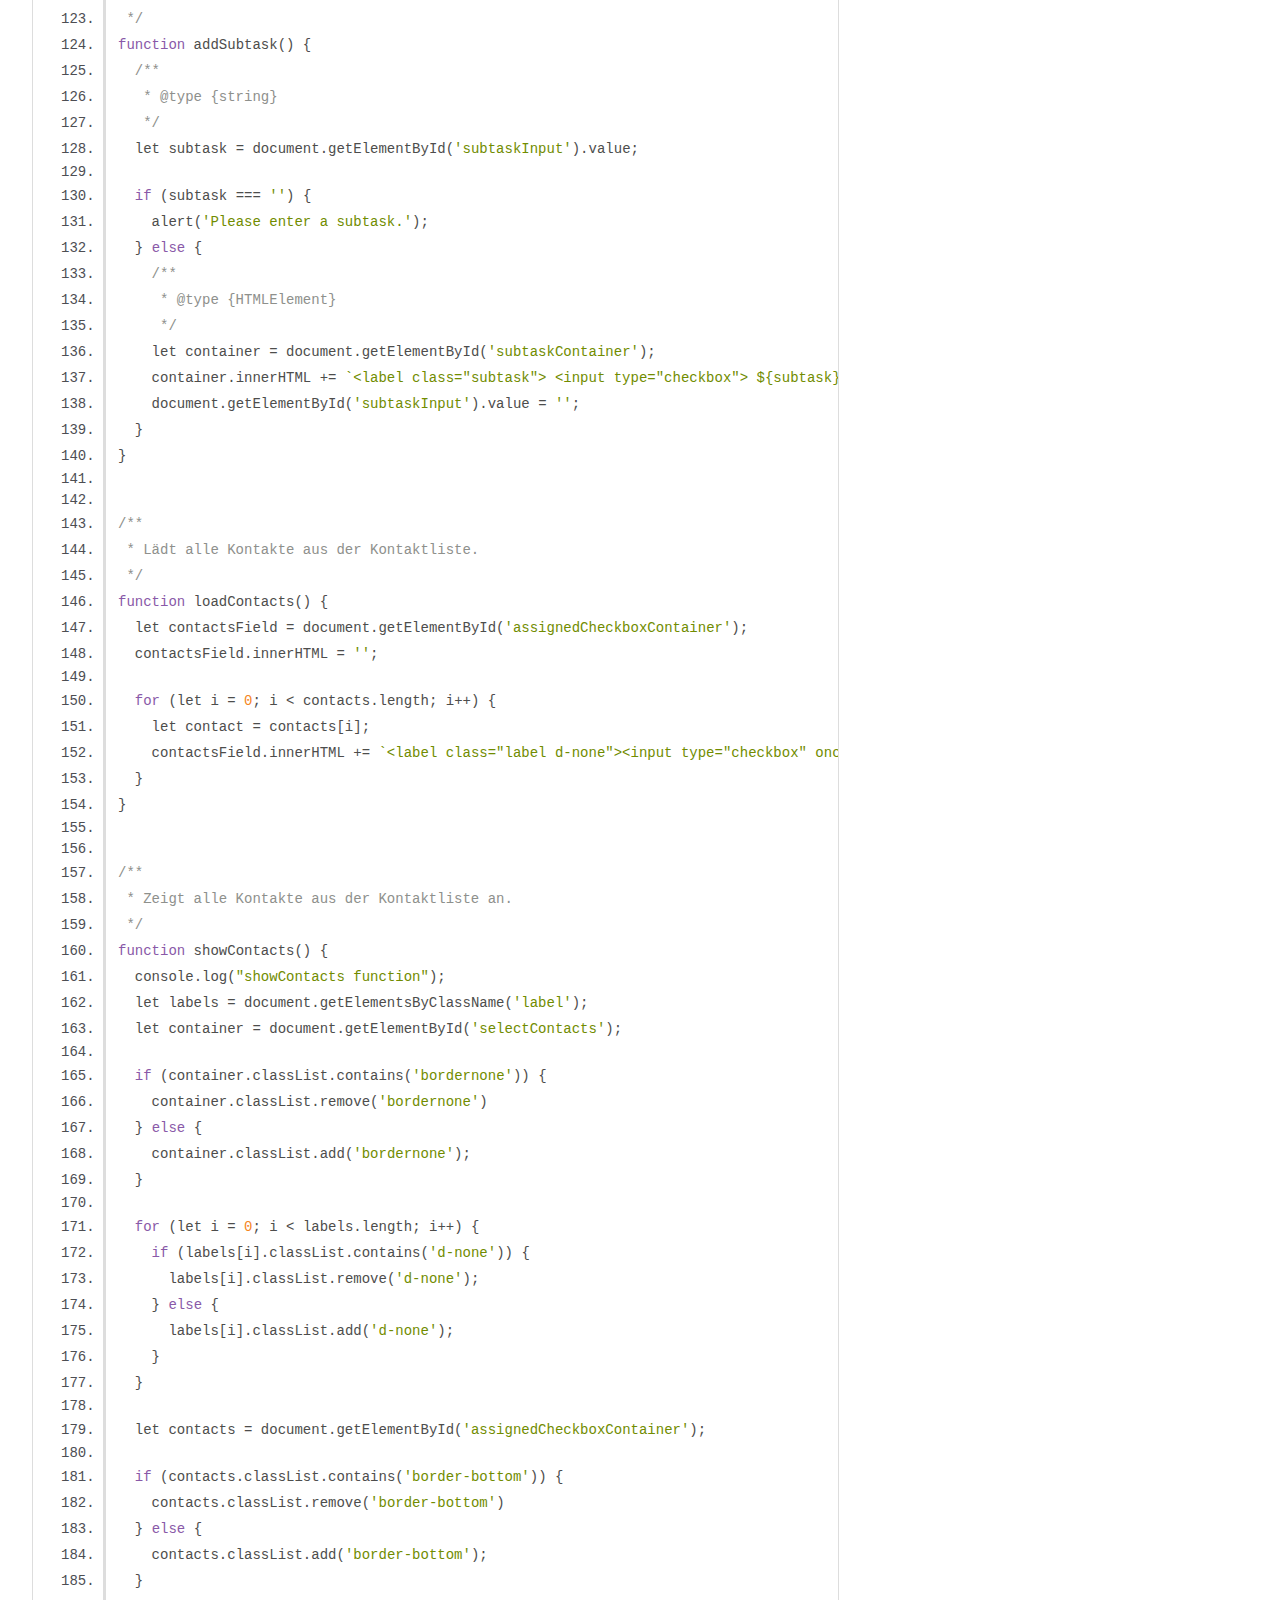
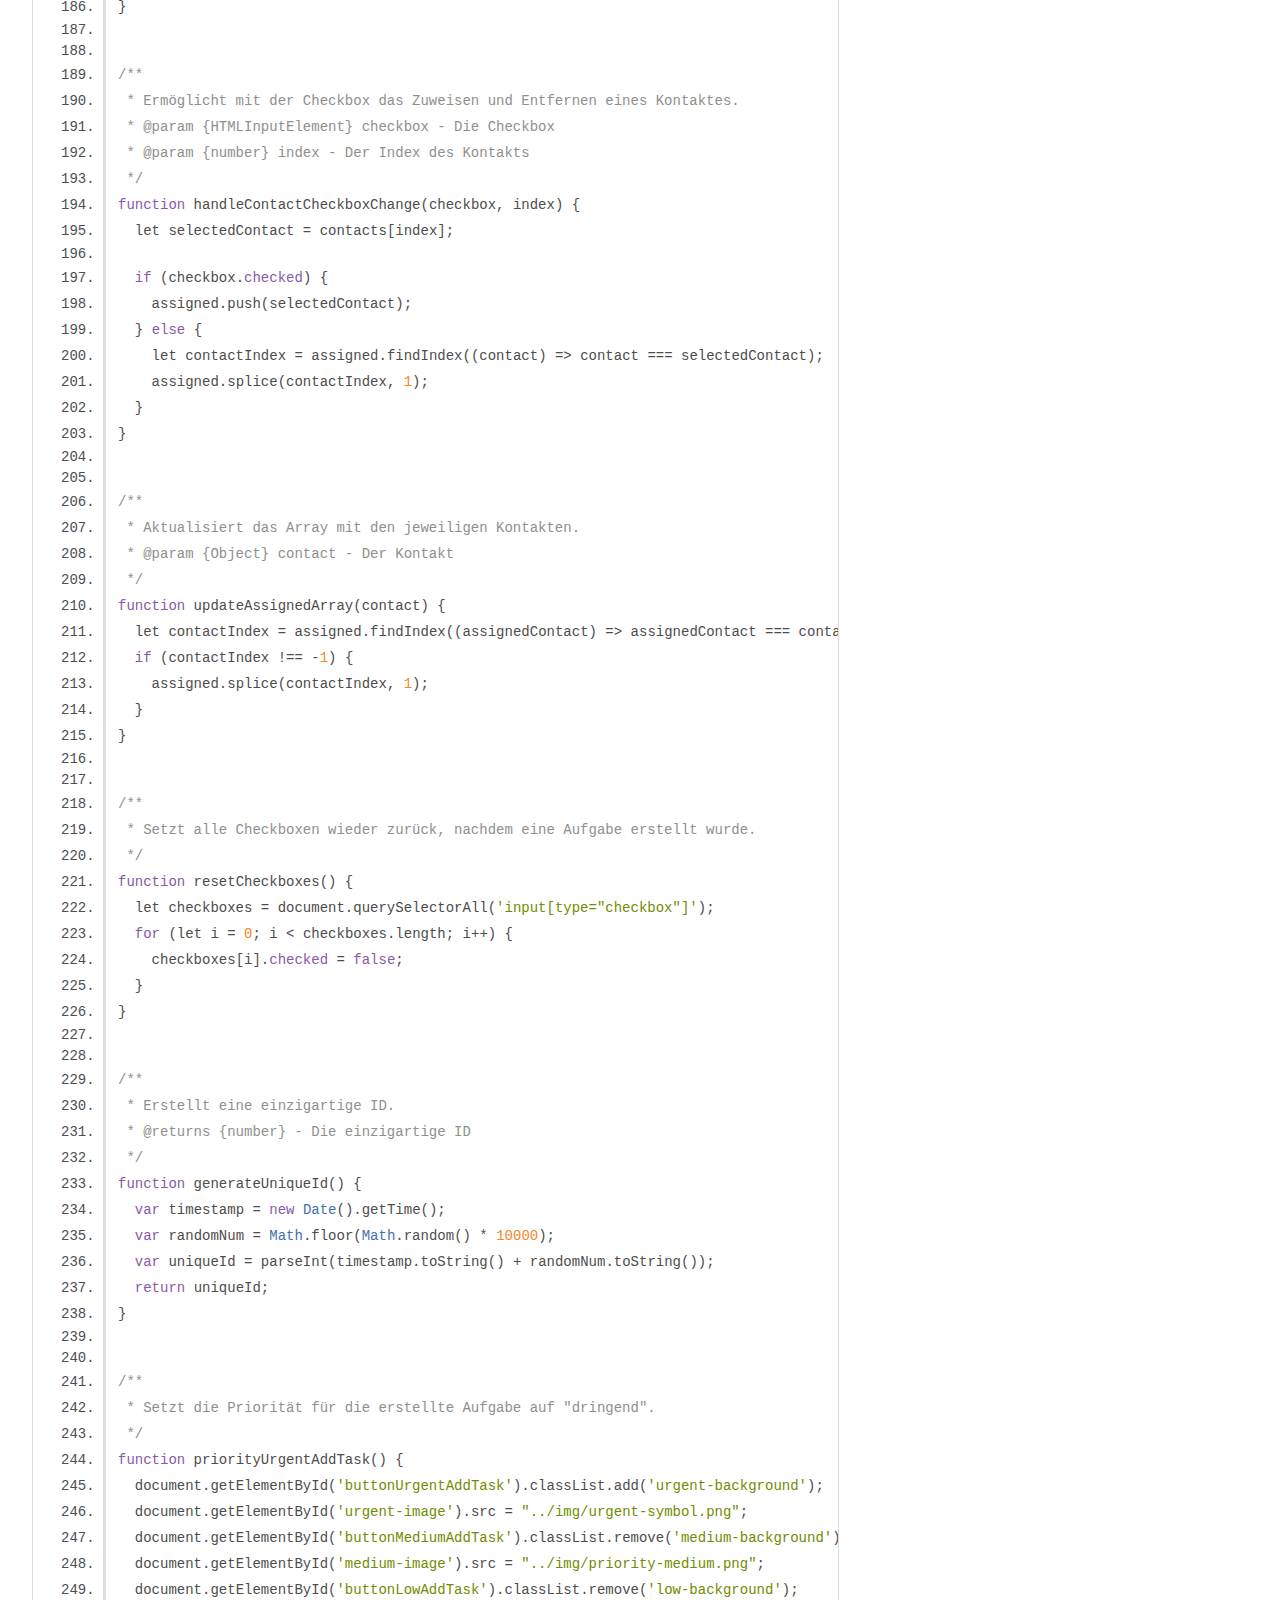
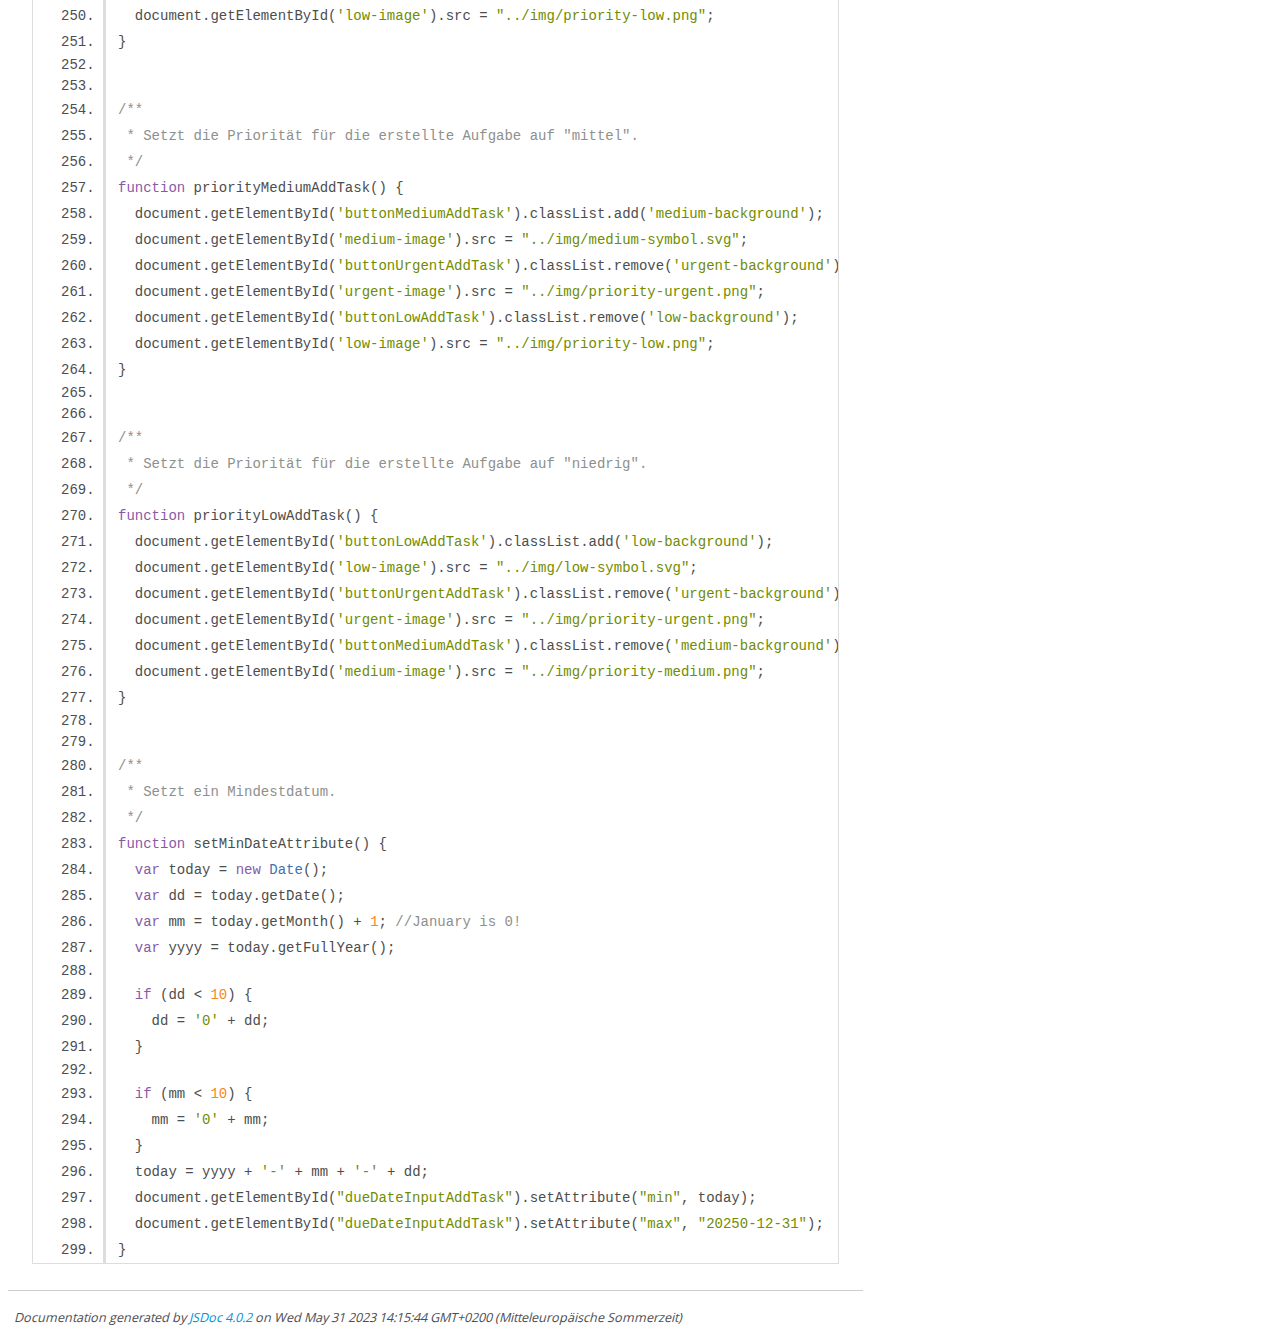
<file: out/addTask.js.html>
<!DOCTYPE html>
<html lang="en">
<head>
    <meta charset="utf-8">
    <title>JSDoc: Source: addTask.js</title>

    <script src="scripts/prettify/prettify.js"> </script>
    <script src="scripts/prettify/lang-css.js"> </script>
    <!--[if lt IE 9]>
      <script src="//html5shiv.googlecode.com/svn/trunk/html5.js"></script>
    <![endif]-->
    <link type="text/css" rel="stylesheet" href="styles/prettify-tomorrow.css">
    <link type="text/css" rel="stylesheet" href="styles/jsdoc-default.css">
</head>

<body>

<div id="main">

    <h1 class="page-title">Source: addTask.js</h1>

    



    
    <section>
        <article>
            <pre class="prettyprint source linenums"><code>/**
 * Array für zugewiesene Kontakte
 * @type {Object[]}
 */
let assigned = []; // Neues Array für zugewiesene Kontakte


/**
 * Lädt alle Aufgaben und Kontakte aus dem Remote Storage
 * @returns {Promise&lt;void>}
 */
async function loadArray() {
  tasks = await getBoardFromRemoteStorage();
  await getContactsFromRemoteStorage();
  await loadContacts();
  setMinDateAttribute();
}


/**
 * Erstellt eine neue Aufgabe
 * 
 */
async function createTask() {
  let title = document.getElementById('titleInputAddTask').value;
  let description = document.getElementById('descriptionInputAddTask').value;
  let category = document.getElementById('categoryInputAddTask').value;
  let dueDate = document.getElementById('dueDateInputAddTask').value;

  let priority = 'medium'; // Standardpriorität (falls nichts ausgewählt). 
  if (document.getElementById('buttonUrgentAddTask').classList.contains('urgent-background')) {
    priority = 'urgent';
  } else if (document.getElementById('buttonMediumAddTask').classList.contains('medium-background')) {
    priority = 'medium';
  } else if (document.getElementById('buttonLowAddTask').classList.contains('low-background')) {
    priority = 'low';
  }

 
  let subtasks = [];
  setSubtasks(subtasks);

  taskStatus = [];
  subtasks.forEach(() => {
    subtaskStatus.push(false); // Push false in das subtaskStatus-Array
  });


  /**
   * @type {Object}
   */
  let newTask = {
    id: generateUniqueId(),
    title: title,
    description: description,
    category: category,
    dueDate: dueDate,
    assigned: assigned,
    kanban: 'to-do',
    priority: priority,
    subtasks: subtasks,
    subtaskStatus: subtaskStatus // Array mit false-Werten für Subtask-Status
  };

  tasks.push(newTask);

  setFieldsToStandard();
  resetPriority();
  setBoardToRemoteStorage();
  taskAddedReport();
}


/**
 * Alle hinzugefügten Subtasks werden in das Array der Aufgabe gepusht
 * @param {string[]} subtasks - Das Array der Subtasks
 */
function setSubtasks(subtasks) {
  
  let subtaskElements = document.getElementsByClassName('subtask');
  for (let i = 0; i &lt; subtaskElements.length; i++) {
    let subtask = subtaskElements[i].innerText.trim();
    subtasks.push(subtask);
  }
}


/**
 * Setzt alle ausgefüllten Felder wieder zurück, nachdem eine Aufgabe erstellt wurde.
 */
function setFieldsToStandard() {
  document.getElementById('titleInputAddTask').value = '';
  document.getElementById('descriptionInputAddTask').value = '';
  document.getElementById('categoryInputAddTask').value = '';
  document.getElementById('dueDateInputAddTask').value = '';
  document.getElementById('subtaskContainer').innerHTML = '';
}


/**
 * Setzt die Buttons für die Priorität wieder zurück, nachdem eine Aufgabe erstellt wurde.
 */
function resetPriority() {
  document.getElementById('buttonUrgentAddTask').classList.remove('urgent-background');
  document.getElementById('buttonMediumAddTask').classList.remove('medium-background');
  document.getElementById('buttonLowAddTask').classList.remove('low-background');
}


/**
 * Gibt eine Rückmeldung, dass eine Aufgabe erstellt wurde.
 */
function taskAddedReport() {
  document.getElementById('successMessage').classList.remove('d-none');
  setTimeout(function () {
    window.location.href = '../board/board.html';
  }, 1700); // Warte 1,7 Sekunden, bevor zur Board Ansicht weitergeleitet wird
}


/**
 * Die Möglichkeit, eine Subtask hinzuzufügen.
 */
function addSubtask() {
  /**
   * @type {string}
   */
  let subtask = document.getElementById('subtaskInput').value;

  if (subtask === '') {
    alert('Please enter a subtask.');
  } else {
    /**
     * @type {HTMLElement}
     */
    let container = document.getElementById('subtaskContainer');
    container.innerHTML += `&lt;label class="subtask"> &lt;input type="checkbox"> ${subtask} &lt;/label>`;
    document.getElementById('subtaskInput').value = '';
  }
}


/**
 * Lädt alle Kontakte aus der Kontaktliste.
 */
function loadContacts() {
  let contactsField = document.getElementById('assignedCheckboxContainer');
  contactsField.innerHTML = '';

  for (let i = 0; i &lt; contacts.length; i++) {
    let contact = contacts[i];
    contactsField.innerHTML += `&lt;label class="label d-none">&lt;input type="checkbox" onchange="handleContactCheckboxChange(this, ${i})"> ${contact['firstName']} ${contact['lastName']} &lt;/label>`;
  }
}


/**
 * Zeigt alle Kontakte aus der Kontaktliste an.
 */
function showContacts() {
  console.log("showContacts function");
  let labels = document.getElementsByClassName('label');
  let container = document.getElementById('selectContacts');

  if (container.classList.contains('bordernone')) {
    container.classList.remove('bordernone')
  } else {
    container.classList.add('bordernone');
  }

  for (let i = 0; i &lt; labels.length; i++) {
    if (labels[i].classList.contains('d-none')) {
      labels[i].classList.remove('d-none');
    } else {
      labels[i].classList.add('d-none');
    }
  }

  let contacts = document.getElementById('assignedCheckboxContainer');

  if (contacts.classList.contains('border-bottom')) {
    contacts.classList.remove('border-bottom')
  } else {
    contacts.classList.add('border-bottom');
  }
}


/**
 * Ermöglicht mit der Checkbox das Zuweisen und Entfernen eines Kontaktes.
 * @param {HTMLInputElement} checkbox - Die Checkbox
 * @param {number} index - Der Index des Kontakts
 */
function handleContactCheckboxChange(checkbox, index) {
  let selectedContact = contacts[index];

  if (checkbox.checked) {
    assigned.push(selectedContact);
  } else {
    let contactIndex = assigned.findIndex((contact) => contact === selectedContact);
    assigned.splice(contactIndex, 1);
  }
}


/**
 * Aktualisiert das Array mit den jeweiligen Kontakten.
 * @param {Object} contact - Der Kontakt
 */
function updateAssignedArray(contact) {
  let contactIndex = assigned.findIndex((assignedContact) => assignedContact === contact);
  if (contactIndex !== -1) {
    assigned.splice(contactIndex, 1);
  }
}


/**
 * Setzt alle Checkboxen wieder zurück, nachdem eine Aufgabe erstellt wurde.
 */
function resetCheckboxes() {
  let checkboxes = document.querySelectorAll('input[type="checkbox"]');
  for (let i = 0; i &lt; checkboxes.length; i++) {
    checkboxes[i].checked = false;
  }
}


/**
 * Erstellt eine einzigartige ID.
 * @returns {number} - Die einzigartige ID
 */
function generateUniqueId() {
  var timestamp = new Date().getTime();
  var randomNum = Math.floor(Math.random() * 10000);
  var uniqueId = parseInt(timestamp.toString() + randomNum.toString());
  return uniqueId;
}


/**
 * Setzt die Priorität für die erstellte Aufgabe auf "dringend".
 */
function priorityUrgentAddTask() {
  document.getElementById('buttonUrgentAddTask').classList.add('urgent-background');
  document.getElementById('urgent-image').src = "../img/urgent-symbol.png";
  document.getElementById('buttonMediumAddTask').classList.remove('medium-background');
  document.getElementById('medium-image').src = "../img/priority-medium.png";
  document.getElementById('buttonLowAddTask').classList.remove('low-background');
  document.getElementById('low-image').src = "../img/priority-low.png";
}


/**
 * Setzt die Priorität für die erstellte Aufgabe auf "mittel".
 */
function priorityMediumAddTask() {
  document.getElementById('buttonMediumAddTask').classList.add('medium-background');
  document.getElementById('medium-image').src = "../img/medium-symbol.svg";
  document.getElementById('buttonUrgentAddTask').classList.remove('urgent-background');
  document.getElementById('urgent-image').src = "../img/priority-urgent.png";
  document.getElementById('buttonLowAddTask').classList.remove('low-background');
  document.getElementById('low-image').src = "../img/priority-low.png";
}


/**
 * Setzt die Priorität für die erstellte Aufgabe auf "niedrig".
 */
function priorityLowAddTask() {
  document.getElementById('buttonLowAddTask').classList.add('low-background');
  document.getElementById('low-image').src = "../img/low-symbol.svg";
  document.getElementById('buttonUrgentAddTask').classList.remove('urgent-background');
  document.getElementById('urgent-image').src = "../img/priority-urgent.png";
  document.getElementById('buttonMediumAddTask').classList.remove('medium-background');
  document.getElementById('medium-image').src = "../img/priority-medium.png";
}


/**
 * Setzt ein Mindestdatum.
 */
function setMinDateAttribute() {
  var today = new Date();
  var dd = today.getDate();
  var mm = today.getMonth() + 1; //January is 0!
  var yyyy = today.getFullYear();

  if (dd &lt; 10) {
    dd = '0' + dd;
  }

  if (mm &lt; 10) {
    mm = '0' + mm;
  }
  today = yyyy + '-' + mm + '-' + dd;
  document.getElementById("dueDateInputAddTask").setAttribute("min", today);
  document.getElementById("dueDateInputAddTask").setAttribute("max", "20250-12-31");
}</code></pre>
        </article>
    </section>




</div>

<nav>
    <h2><a href="index.html">Home</a></h2><h3>Global</h3><ul><li><a href="global.html#addSubtask">addSubtask</a></li><li><a href="global.html#assigned">assigned</a></li><li><a href="global.html#createTask">createTask</a></li><li><a href="global.html#generateUniqueId">generateUniqueId</a></li><li><a href="global.html#handleContactCheckboxChange">handleContactCheckboxChange</a></li><li><a href="global.html#loadArray">loadArray</a></li><li><a href="global.html#loadContacts">loadContacts</a></li><li><a href="global.html#priorityLowAddTask">priorityLowAddTask</a></li><li><a href="global.html#priorityMediumAddTask">priorityMediumAddTask</a></li><li><a href="global.html#priorityUrgentAddTask">priorityUrgentAddTask</a></li><li><a href="global.html#resetCheckboxes">resetCheckboxes</a></li><li><a href="global.html#resetPriority">resetPriority</a></li><li><a href="global.html#setFieldsToStandard">setFieldsToStandard</a></li><li><a href="global.html#setMinDateAttribute">setMinDateAttribute</a></li><li><a href="global.html#setSubtasks">setSubtasks</a></li><li><a href="global.html#showContacts">showContacts</a></li><li><a href="global.html#taskAddedReport">taskAddedReport</a></li><li><a href="global.html#updateAssignedArray">updateAssignedArray</a></li></ul>
</nav>

<br class="clear">

<footer>
    Documentation generated by <a href="https://github.com/jsdoc/jsdoc">JSDoc 4.0.2</a> on Wed May 31 2023 14:15:44 GMT+0200 (Mitteleuropäische Sommerzeit)
</footer>

<script> prettyPrint(); </script>
<script src="scripts/linenumber.js"> </script>
</body>
</html>
</file>
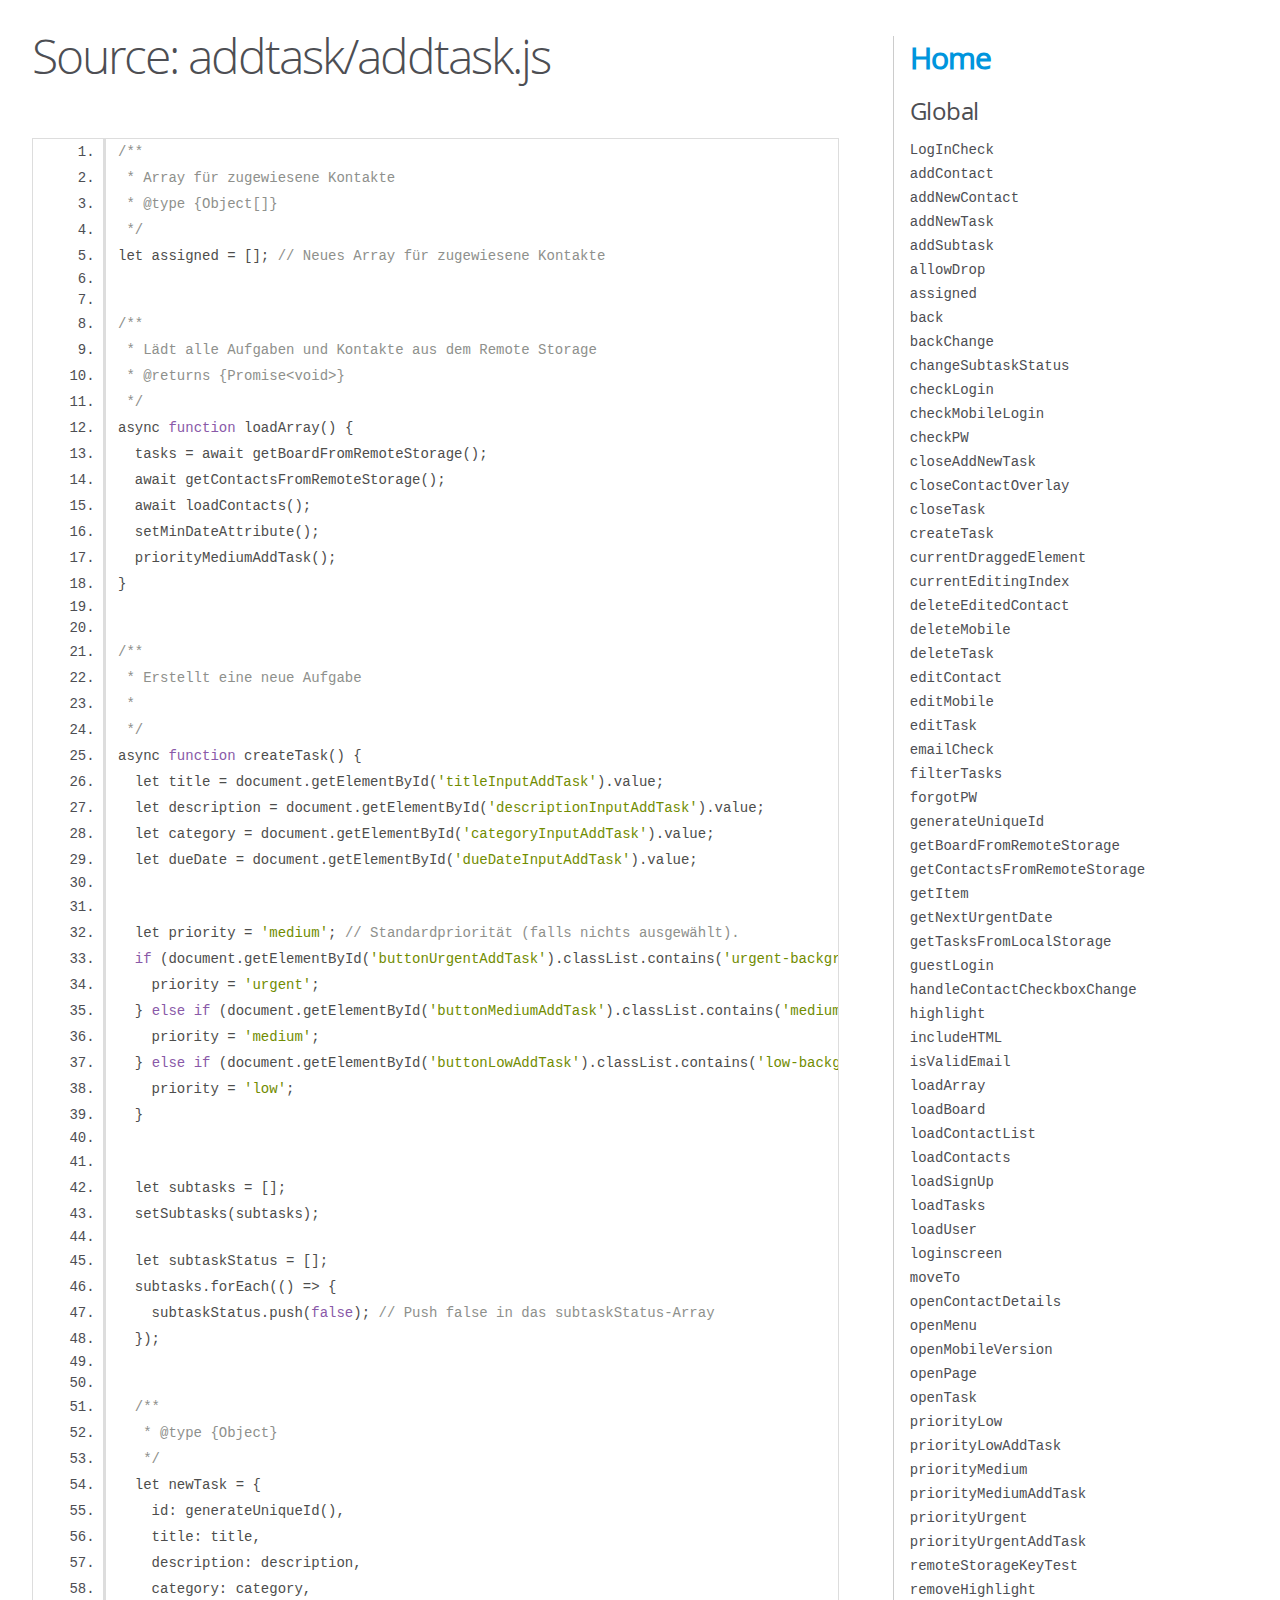
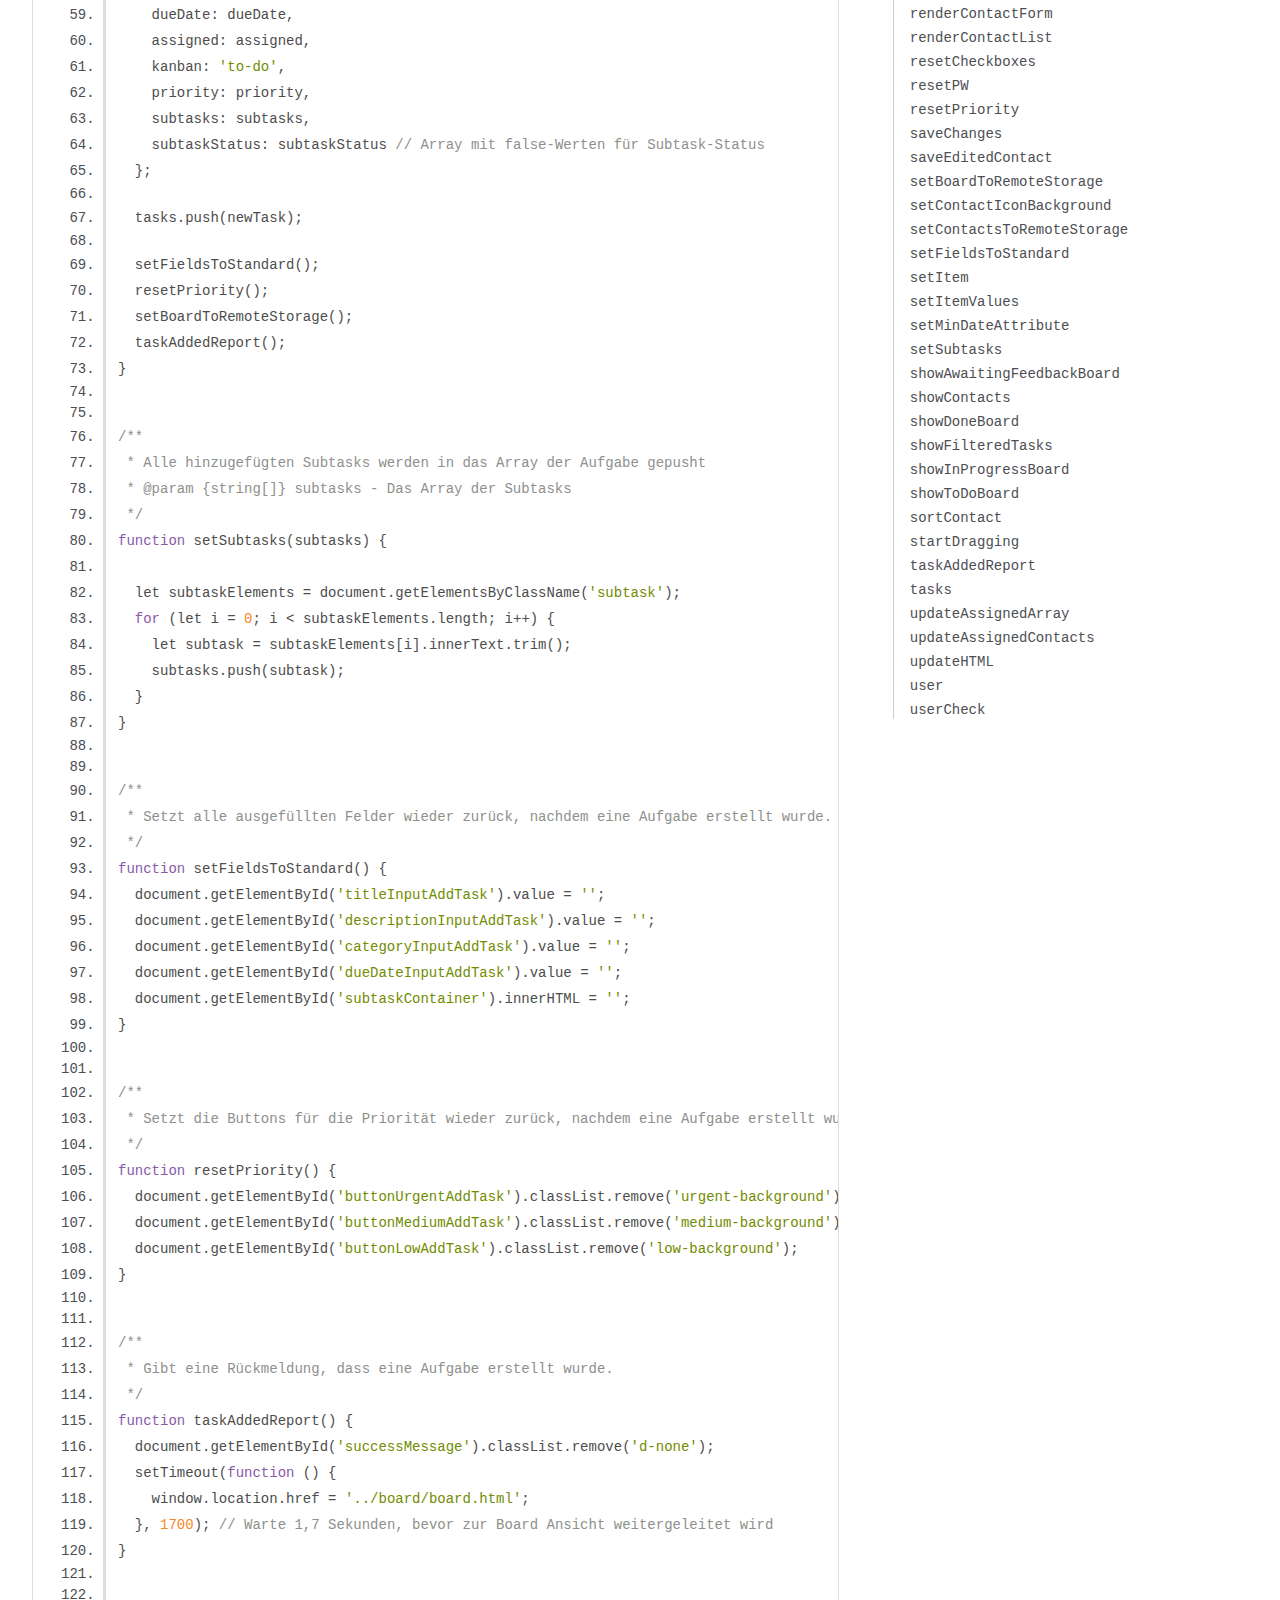
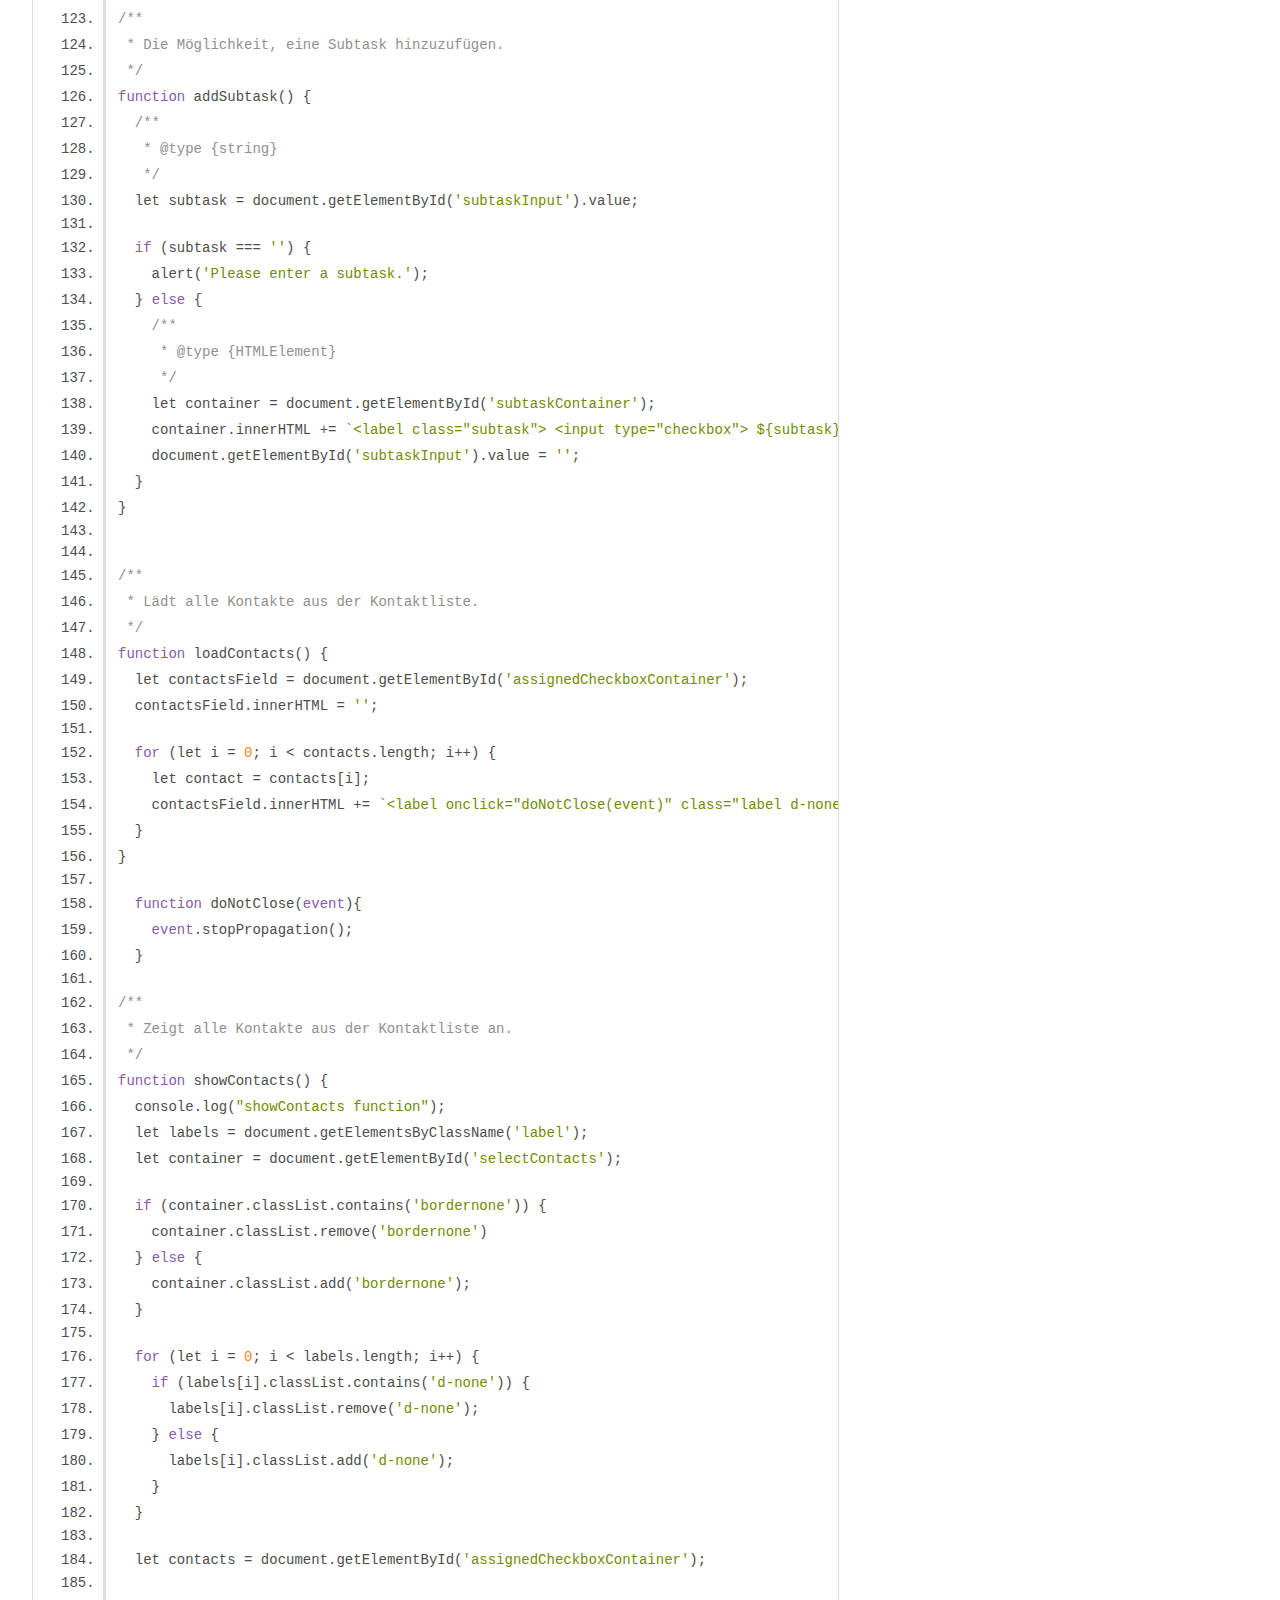
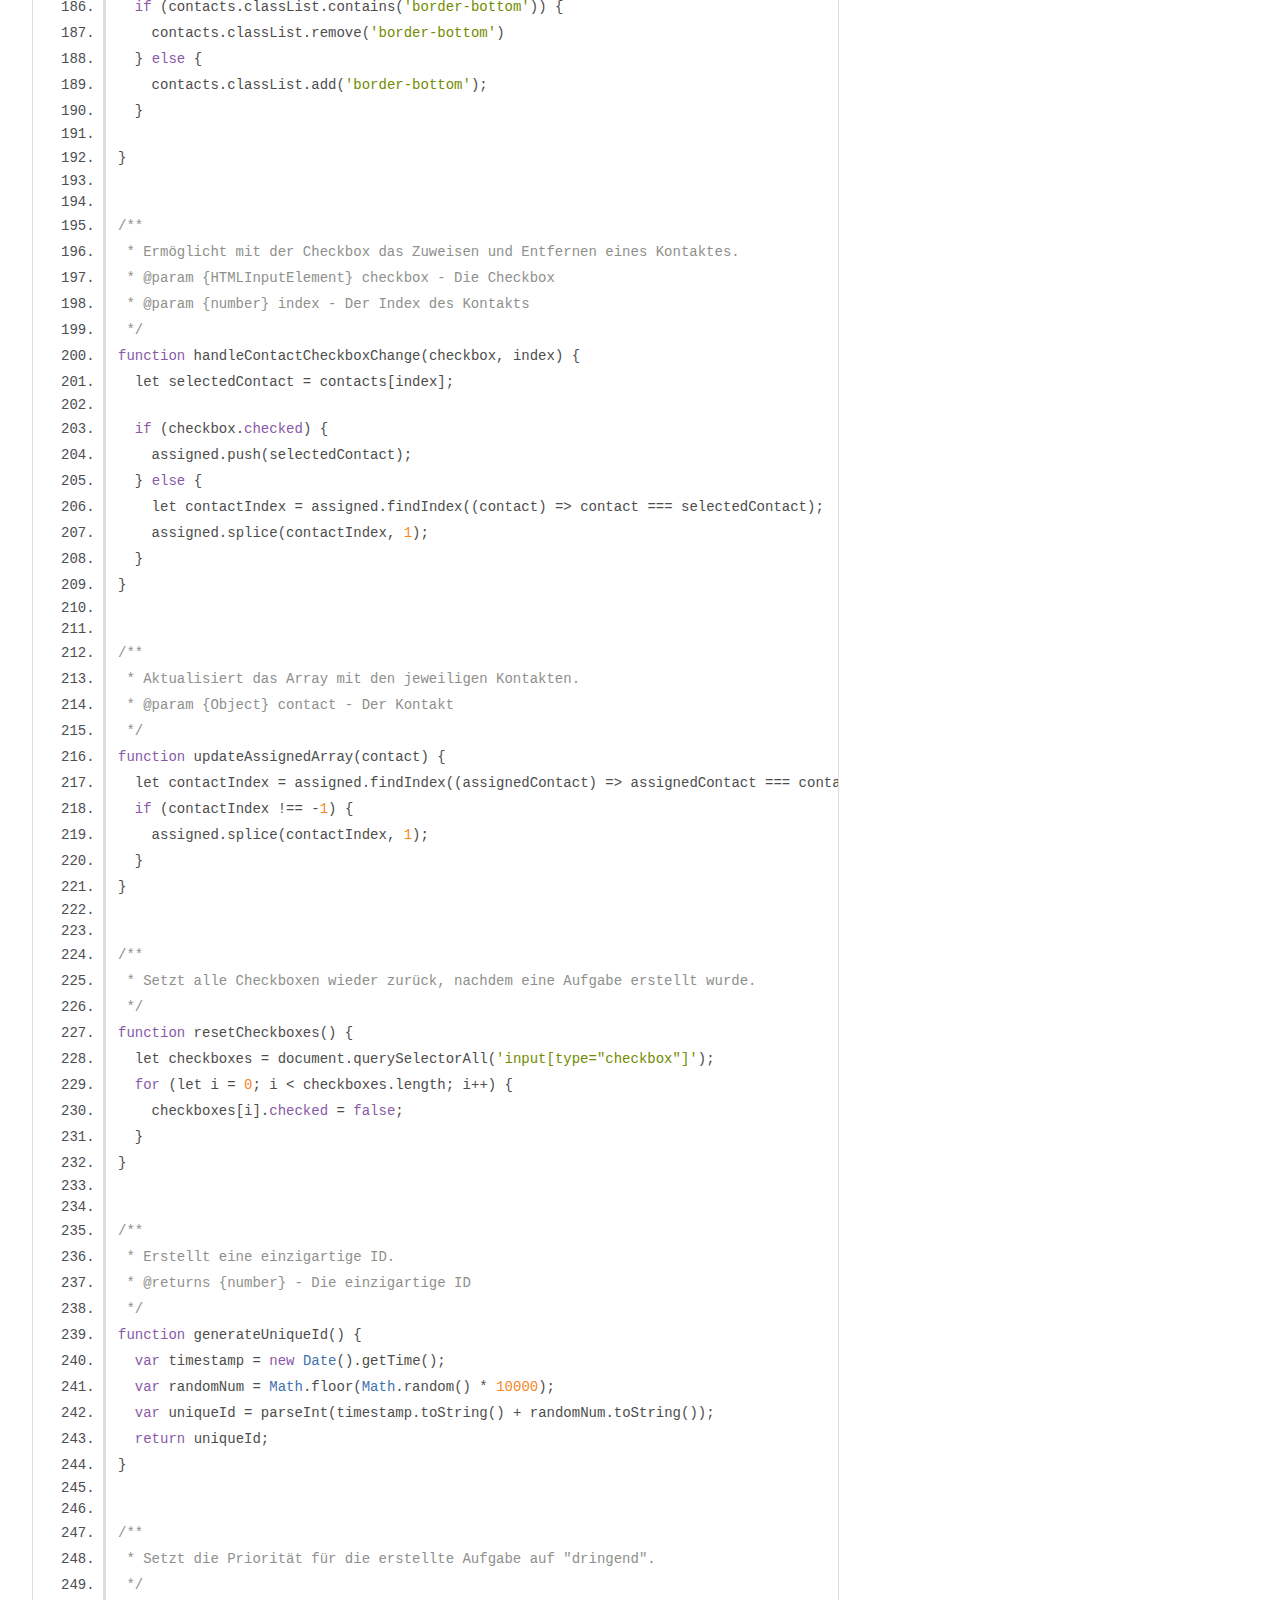
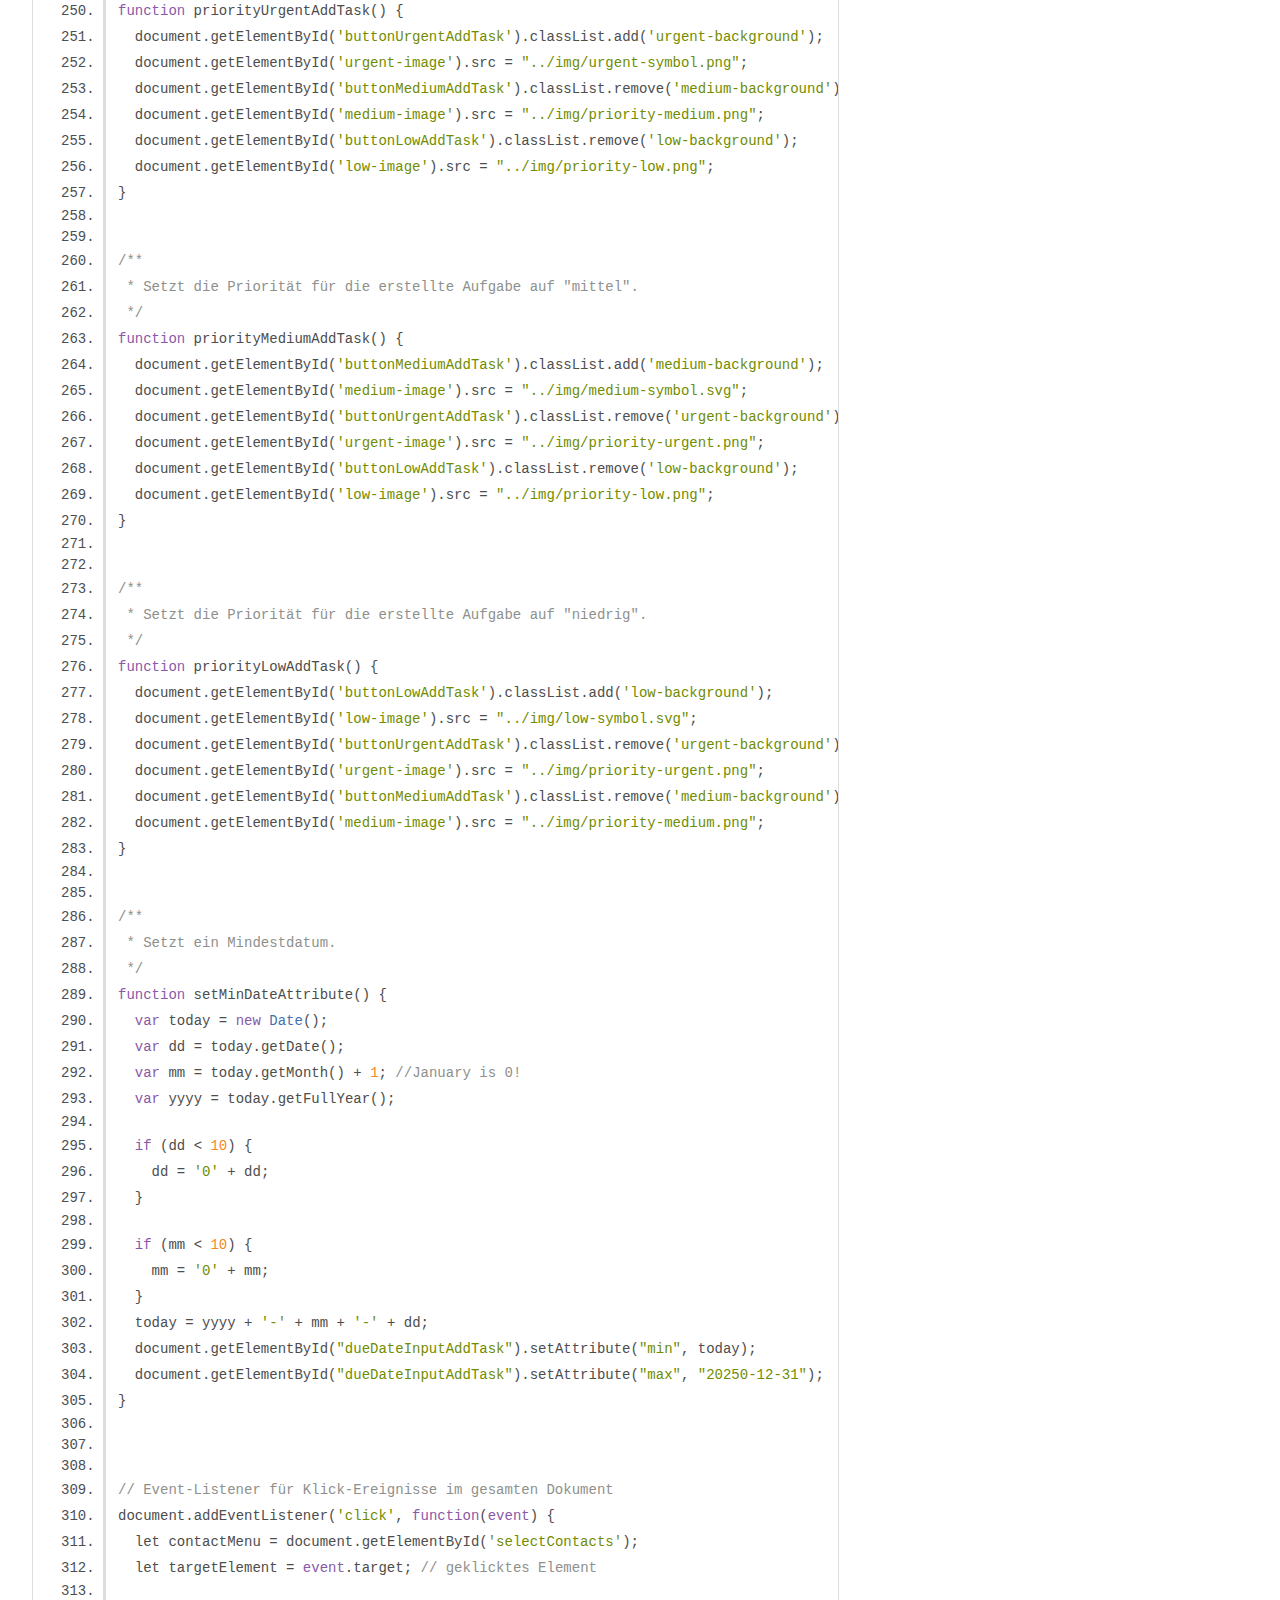
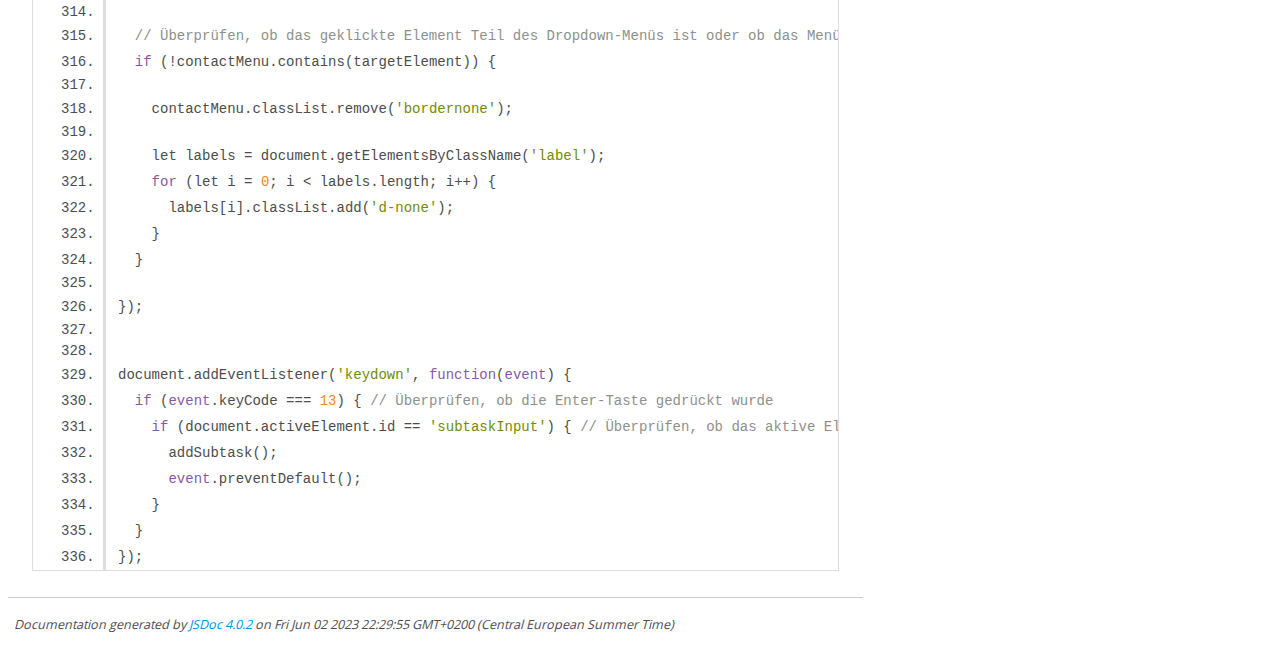
<file: out/addtask_addtask.js.html>
<!DOCTYPE html>
<html lang="en">
<head>
    <meta charset="utf-8">
    <title>JSDoc: Source: addtask/addtask.js</title>

    <script src="scripts/prettify/prettify.js"> </script>
    <script src="scripts/prettify/lang-css.js"> </script>
    <!--[if lt IE 9]>
      <script src="//html5shiv.googlecode.com/svn/trunk/html5.js"></script>
    <![endif]-->
    <link type="text/css" rel="stylesheet" href="styles/prettify-tomorrow.css">
    <link type="text/css" rel="stylesheet" href="styles/jsdoc-default.css">
</head>

<body>

<div id="main">

    <h1 class="page-title">Source: addtask/addtask.js</h1>

    



    
    <section>
        <article>
            <pre class="prettyprint source linenums"><code>/**
 * Array für zugewiesene Kontakte
 * @type {Object[]}
 */
let assigned = []; // Neues Array für zugewiesene Kontakte


/**
 * Lädt alle Aufgaben und Kontakte aus dem Remote Storage
 * @returns {Promise&lt;void>}
 */
async function loadArray() {
  tasks = await getBoardFromRemoteStorage();
  await getContactsFromRemoteStorage();
  await loadContacts();
  setMinDateAttribute();
  priorityMediumAddTask();
}


/**
 * Erstellt eine neue Aufgabe
 * 
 */
async function createTask() {
  let title = document.getElementById('titleInputAddTask').value;
  let description = document.getElementById('descriptionInputAddTask').value;
  let category = document.getElementById('categoryInputAddTask').value;
  let dueDate = document.getElementById('dueDateInputAddTask').value;

 
  let priority = 'medium'; // Standardpriorität (falls nichts ausgewählt). 
  if (document.getElementById('buttonUrgentAddTask').classList.contains('urgent-background')) {
    priority = 'urgent';
  } else if (document.getElementById('buttonMediumAddTask').classList.contains('medium-background')) {
    priority = 'medium';
  } else if (document.getElementById('buttonLowAddTask').classList.contains('low-background')) {
    priority = 'low';
  }

 
  let subtasks = [];
  setSubtasks(subtasks);

  let subtaskStatus = [];
  subtasks.forEach(() => {
    subtaskStatus.push(false); // Push false in das subtaskStatus-Array
  });


  /**
   * @type {Object}
   */
  let newTask = {
    id: generateUniqueId(),
    title: title,
    description: description,
    category: category,
    dueDate: dueDate,
    assigned: assigned,
    kanban: 'to-do',
    priority: priority,
    subtasks: subtasks,
    subtaskStatus: subtaskStatus // Array mit false-Werten für Subtask-Status
  };

  tasks.push(newTask);

  setFieldsToStandard();
  resetPriority();
  setBoardToRemoteStorage();
  taskAddedReport();
}


/**
 * Alle hinzugefügten Subtasks werden in das Array der Aufgabe gepusht
 * @param {string[]} subtasks - Das Array der Subtasks
 */
function setSubtasks(subtasks) {
  
  let subtaskElements = document.getElementsByClassName('subtask');
  for (let i = 0; i &lt; subtaskElements.length; i++) {
    let subtask = subtaskElements[i].innerText.trim();
    subtasks.push(subtask);
  }
}


/**
 * Setzt alle ausgefüllten Felder wieder zurück, nachdem eine Aufgabe erstellt wurde.
 */
function setFieldsToStandard() {
  document.getElementById('titleInputAddTask').value = '';
  document.getElementById('descriptionInputAddTask').value = '';
  document.getElementById('categoryInputAddTask').value = '';
  document.getElementById('dueDateInputAddTask').value = '';
  document.getElementById('subtaskContainer').innerHTML = '';
}


/**
 * Setzt die Buttons für die Priorität wieder zurück, nachdem eine Aufgabe erstellt wurde.
 */
function resetPriority() {
  document.getElementById('buttonUrgentAddTask').classList.remove('urgent-background');
  document.getElementById('buttonMediumAddTask').classList.remove('medium-background');
  document.getElementById('buttonLowAddTask').classList.remove('low-background');
}


/**
 * Gibt eine Rückmeldung, dass eine Aufgabe erstellt wurde.
 */
function taskAddedReport() {
  document.getElementById('successMessage').classList.remove('d-none');
  setTimeout(function () {
    window.location.href = '../board/board.html';
  }, 1700); // Warte 1,7 Sekunden, bevor zur Board Ansicht weitergeleitet wird
}


/**
 * Die Möglichkeit, eine Subtask hinzuzufügen.
 */
function addSubtask() {
  /**
   * @type {string}
   */
  let subtask = document.getElementById('subtaskInput').value;

  if (subtask === '') {
    alert('Please enter a subtask.');
  } else {
    /**
     * @type {HTMLElement}
     */
    let container = document.getElementById('subtaskContainer');
    container.innerHTML += `&lt;label class="subtask"> &lt;input type="checkbox"> ${subtask} &lt;/label>`;
    document.getElementById('subtaskInput').value = '';
  }
}


/**
 * Lädt alle Kontakte aus der Kontaktliste.
 */
function loadContacts() {
  let contactsField = document.getElementById('assignedCheckboxContainer');
  contactsField.innerHTML = '';

  for (let i = 0; i &lt; contacts.length; i++) {
    let contact = contacts[i];
    contactsField.innerHTML += `&lt;label onclick="doNotClose(event)" class="label d-none">&lt;input type="checkbox" onchange="handleContactCheckboxChange(this, ${i})"> ${contact['firstName']} ${contact['lastName']} &lt;/label>`;
  }
}

  function doNotClose(event){
    event.stopPropagation();
  }

/**
 * Zeigt alle Kontakte aus der Kontaktliste an.
 */
function showContacts() {
  console.log("showContacts function");
  let labels = document.getElementsByClassName('label');
  let container = document.getElementById('selectContacts');

  if (container.classList.contains('bordernone')) {
    container.classList.remove('bordernone')
  } else {
    container.classList.add('bordernone');
  }

  for (let i = 0; i &lt; labels.length; i++) {
    if (labels[i].classList.contains('d-none')) {
      labels[i].classList.remove('d-none');
    } else {
      labels[i].classList.add('d-none');
    }
  }

  let contacts = document.getElementById('assignedCheckboxContainer');

  if (contacts.classList.contains('border-bottom')) {
    contacts.classList.remove('border-bottom')
  } else {
    contacts.classList.add('border-bottom');
  }

}


/**
 * Ermöglicht mit der Checkbox das Zuweisen und Entfernen eines Kontaktes.
 * @param {HTMLInputElement} checkbox - Die Checkbox
 * @param {number} index - Der Index des Kontakts
 */
function handleContactCheckboxChange(checkbox, index) {
  let selectedContact = contacts[index];

  if (checkbox.checked) {
    assigned.push(selectedContact);
  } else {
    let contactIndex = assigned.findIndex((contact) => contact === selectedContact);
    assigned.splice(contactIndex, 1);
  }
}


/**
 * Aktualisiert das Array mit den jeweiligen Kontakten.
 * @param {Object} contact - Der Kontakt
 */
function updateAssignedArray(contact) {
  let contactIndex = assigned.findIndex((assignedContact) => assignedContact === contact);
  if (contactIndex !== -1) {
    assigned.splice(contactIndex, 1);
  }
}


/**
 * Setzt alle Checkboxen wieder zurück, nachdem eine Aufgabe erstellt wurde.
 */
function resetCheckboxes() {
  let checkboxes = document.querySelectorAll('input[type="checkbox"]');
  for (let i = 0; i &lt; checkboxes.length; i++) {
    checkboxes[i].checked = false;
  }
}


/**
 * Erstellt eine einzigartige ID.
 * @returns {number} - Die einzigartige ID
 */
function generateUniqueId() {
  var timestamp = new Date().getTime();
  var randomNum = Math.floor(Math.random() * 10000);
  var uniqueId = parseInt(timestamp.toString() + randomNum.toString());
  return uniqueId;
}


/**
 * Setzt die Priorität für die erstellte Aufgabe auf "dringend".
 */
function priorityUrgentAddTask() {
  document.getElementById('buttonUrgentAddTask').classList.add('urgent-background');
  document.getElementById('urgent-image').src = "../img/urgent-symbol.png";
  document.getElementById('buttonMediumAddTask').classList.remove('medium-background');
  document.getElementById('medium-image').src = "../img/priority-medium.png";
  document.getElementById('buttonLowAddTask').classList.remove('low-background');
  document.getElementById('low-image').src = "../img/priority-low.png";
}


/**
 * Setzt die Priorität für die erstellte Aufgabe auf "mittel".
 */
function priorityMediumAddTask() {
  document.getElementById('buttonMediumAddTask').classList.add('medium-background');
  document.getElementById('medium-image').src = "../img/medium-symbol.svg";
  document.getElementById('buttonUrgentAddTask').classList.remove('urgent-background');
  document.getElementById('urgent-image').src = "../img/priority-urgent.png";
  document.getElementById('buttonLowAddTask').classList.remove('low-background');
  document.getElementById('low-image').src = "../img/priority-low.png";
}


/**
 * Setzt die Priorität für die erstellte Aufgabe auf "niedrig".
 */
function priorityLowAddTask() {
  document.getElementById('buttonLowAddTask').classList.add('low-background');
  document.getElementById('low-image').src = "../img/low-symbol.svg";
  document.getElementById('buttonUrgentAddTask').classList.remove('urgent-background');
  document.getElementById('urgent-image').src = "../img/priority-urgent.png";
  document.getElementById('buttonMediumAddTask').classList.remove('medium-background');
  document.getElementById('medium-image').src = "../img/priority-medium.png";
}


/**
 * Setzt ein Mindestdatum.
 */
function setMinDateAttribute() {
  var today = new Date();
  var dd = today.getDate();
  var mm = today.getMonth() + 1; //January is 0!
  var yyyy = today.getFullYear();

  if (dd &lt; 10) {
    dd = '0' + dd;
  }

  if (mm &lt; 10) {
    mm = '0' + mm;
  }
  today = yyyy + '-' + mm + '-' + dd;
  document.getElementById("dueDateInputAddTask").setAttribute("min", today);
  document.getElementById("dueDateInputAddTask").setAttribute("max", "20250-12-31");
}



// Event-Listener für Klick-Ereignisse im gesamten Dokument
document.addEventListener('click', function(event) {
  let contactMenu = document.getElementById('selectContacts');
  let targetElement = event.target; // geklicktes Element


  // Überprüfen, ob das geklickte Element Teil des Dropdown-Menüs ist oder ob das Menü geöffnet ist
  if (!contactMenu.contains(targetElement)) {

    contactMenu.classList.remove('bordernone');

    let labels = document.getElementsByClassName('label');
    for (let i = 0; i &lt; labels.length; i++) {
      labels[i].classList.add('d-none');
    }
  }

});


document.addEventListener('keydown', function(event) {
  if (event.keyCode === 13) { // Überprüfen, ob die Enter-Taste gedrückt wurde
    if (document.activeElement.id == 'subtaskInput') { // Überprüfen, ob das aktive Element das Subtask-Eingabefeld ist
      addSubtask(); 
      event.preventDefault(); 
    }
  }
});
</code></pre>
        </article>
    </section>




</div>

<nav>
    <h2><a href="index.html">Home</a></h2><h3>Global</h3><ul><li><a href="global.html#LogInCheck">LogInCheck</a></li><li><a href="global.html#addContact">addContact</a></li><li><a href="global.html#addNewContact">addNewContact</a></li><li><a href="global.html#addNewTask">addNewTask</a></li><li><a href="global.html#addSubtask">addSubtask</a></li><li><a href="global.html#allowDrop">allowDrop</a></li><li><a href="global.html#assigned">assigned</a></li><li><a href="global.html#back">back</a></li><li><a href="global.html#backChange">backChange</a></li><li><a href="global.html#changeSubtaskStatus">changeSubtaskStatus</a></li><li><a href="global.html#checkLogin">checkLogin</a></li><li><a href="global.html#checkMobileLogin">checkMobileLogin</a></li><li><a href="global.html#checkPW">checkPW</a></li><li><a href="global.html#closeAddNewTask">closeAddNewTask</a></li><li><a href="global.html#closeContactOverlay">closeContactOverlay</a></li><li><a href="global.html#closeTask">closeTask</a></li><li><a href="global.html#createTask">createTask</a></li><li><a href="global.html#currentDraggedElement">currentDraggedElement</a></li><li><a href="global.html#currentEditingIndex">currentEditingIndex</a></li><li><a href="global.html#deleteEditedContact">deleteEditedContact</a></li><li><a href="global.html#deleteMobile">deleteMobile</a></li><li><a href="global.html#deleteTask">deleteTask</a></li><li><a href="global.html#editContact">editContact</a></li><li><a href="global.html#editMobile">editMobile</a></li><li><a href="global.html#editTask">editTask</a></li><li><a href="global.html#emailCheck">emailCheck</a></li><li><a href="global.html#filterTasks">filterTasks</a></li><li><a href="global.html#forgotPW">forgotPW</a></li><li><a href="global.html#generateUniqueId">generateUniqueId</a></li><li><a href="global.html#getBoardFromRemoteStorage">getBoardFromRemoteStorage</a></li><li><a href="global.html#getContactsFromRemoteStorage">getContactsFromRemoteStorage</a></li><li><a href="global.html#getItem">getItem</a></li><li><a href="global.html#getNextUrgentDate">getNextUrgentDate</a></li><li><a href="global.html#getTasksFromLocalStorage">getTasksFromLocalStorage</a></li><li><a href="global.html#guestLogin">guestLogin</a></li><li><a href="global.html#handleContactCheckboxChange">handleContactCheckboxChange</a></li><li><a href="global.html#highlight">highlight</a></li><li><a href="global.html#includeHTML">includeHTML</a></li><li><a href="global.html#isValidEmail">isValidEmail</a></li><li><a href="global.html#loadArray">loadArray</a></li><li><a href="global.html#loadBoard">loadBoard</a></li><li><a href="global.html#loadContactList">loadContactList</a></li><li><a href="global.html#loadContacts">loadContacts</a></li><li><a href="global.html#loadSignUp">loadSignUp</a></li><li><a href="global.html#loadTasks">loadTasks</a></li><li><a href="global.html#loadUser">loadUser</a></li><li><a href="global.html#loginscreen">loginscreen</a></li><li><a href="global.html#moveTo">moveTo</a></li><li><a href="global.html#openContactDetails">openContactDetails</a></li><li><a href="global.html#openMenu">openMenu</a></li><li><a href="global.html#openMobileVersion">openMobileVersion</a></li><li><a href="global.html#openPage">openPage</a></li><li><a href="global.html#openTask">openTask</a></li><li><a href="global.html#priorityLow">priorityLow</a></li><li><a href="global.html#priorityLowAddTask">priorityLowAddTask</a></li><li><a href="global.html#priorityMedium">priorityMedium</a></li><li><a href="global.html#priorityMediumAddTask">priorityMediumAddTask</a></li><li><a href="global.html#priorityUrgent">priorityUrgent</a></li><li><a href="global.html#priorityUrgentAddTask">priorityUrgentAddTask</a></li><li><a href="global.html#remoteStorageKeyTest">remoteStorageKeyTest</a></li><li><a href="global.html#removeHighlight">removeHighlight</a></li><li><a href="global.html#renderContactForm">renderContactForm</a></li><li><a href="global.html#renderContactList">renderContactList</a></li><li><a href="global.html#resetCheckboxes">resetCheckboxes</a></li><li><a href="global.html#resetPW">resetPW</a></li><li><a href="global.html#resetPriority">resetPriority</a></li><li><a href="global.html#saveChanges">saveChanges</a></li><li><a href="global.html#saveEditedContact">saveEditedContact</a></li><li><a href="global.html#setBoardToRemoteStorage">setBoardToRemoteStorage</a></li><li><a href="global.html#setContactIconBackground">setContactIconBackground</a></li><li><a href="global.html#setContactsToRemoteStorage">setContactsToRemoteStorage</a></li><li><a href="global.html#setFieldsToStandard">setFieldsToStandard</a></li><li><a href="global.html#setItem">setItem</a></li><li><a href="global.html#setItemValues">setItemValues</a></li><li><a href="global.html#setMinDateAttribute">setMinDateAttribute</a></li><li><a href="global.html#setSubtasks">setSubtasks</a></li><li><a href="global.html#showAwaitingFeedbackBoard">showAwaitingFeedbackBoard</a></li><li><a href="global.html#showContacts">showContacts</a></li><li><a href="global.html#showDoneBoard">showDoneBoard</a></li><li><a href="global.html#showFilteredTasks">showFilteredTasks</a></li><li><a href="global.html#showInProgressBoard">showInProgressBoard</a></li><li><a href="global.html#showToDoBoard">showToDoBoard</a></li><li><a href="global.html#sortContact">sortContact</a></li><li><a href="global.html#startDragging">startDragging</a></li><li><a href="global.html#taskAddedReport">taskAddedReport</a></li><li><a href="global.html#tasks">tasks</a></li><li><a href="global.html#updateAssignedArray">updateAssignedArray</a></li><li><a href="global.html#updateAssignedContacts">updateAssignedContacts</a></li><li><a href="global.html#updateHTML">updateHTML</a></li><li><a href="global.html#user">user</a></li><li><a href="global.html#userCheck">userCheck</a></li></ul>
</nav>

<br class="clear">

<footer>
    Documentation generated by <a href="https://github.com/jsdoc/jsdoc">JSDoc 4.0.2</a> on Fri Jun 02 2023 22:29:55 GMT+0200 (Central European Summer Time)
</footer>

<script> prettyPrint(); </script>
<script src="scripts/linenumber.js"> </script>
</body>
</html>
</file>
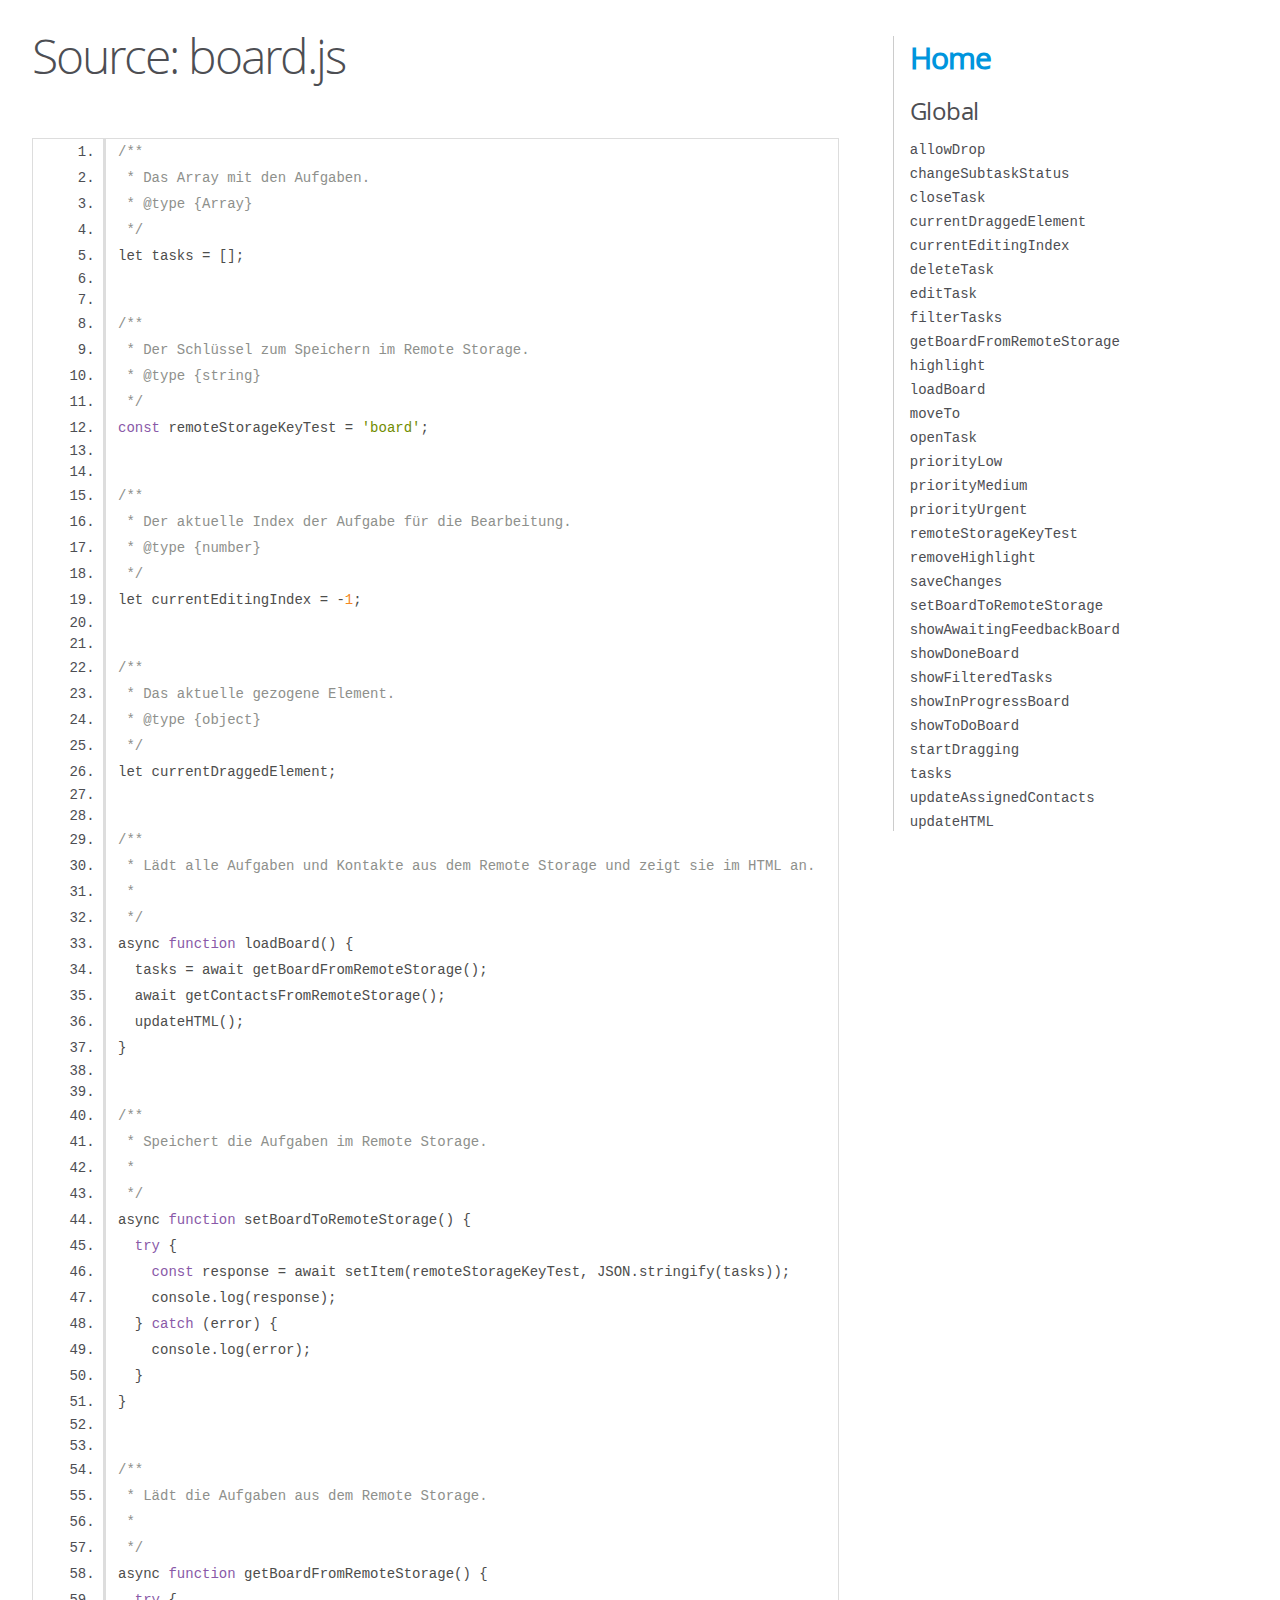
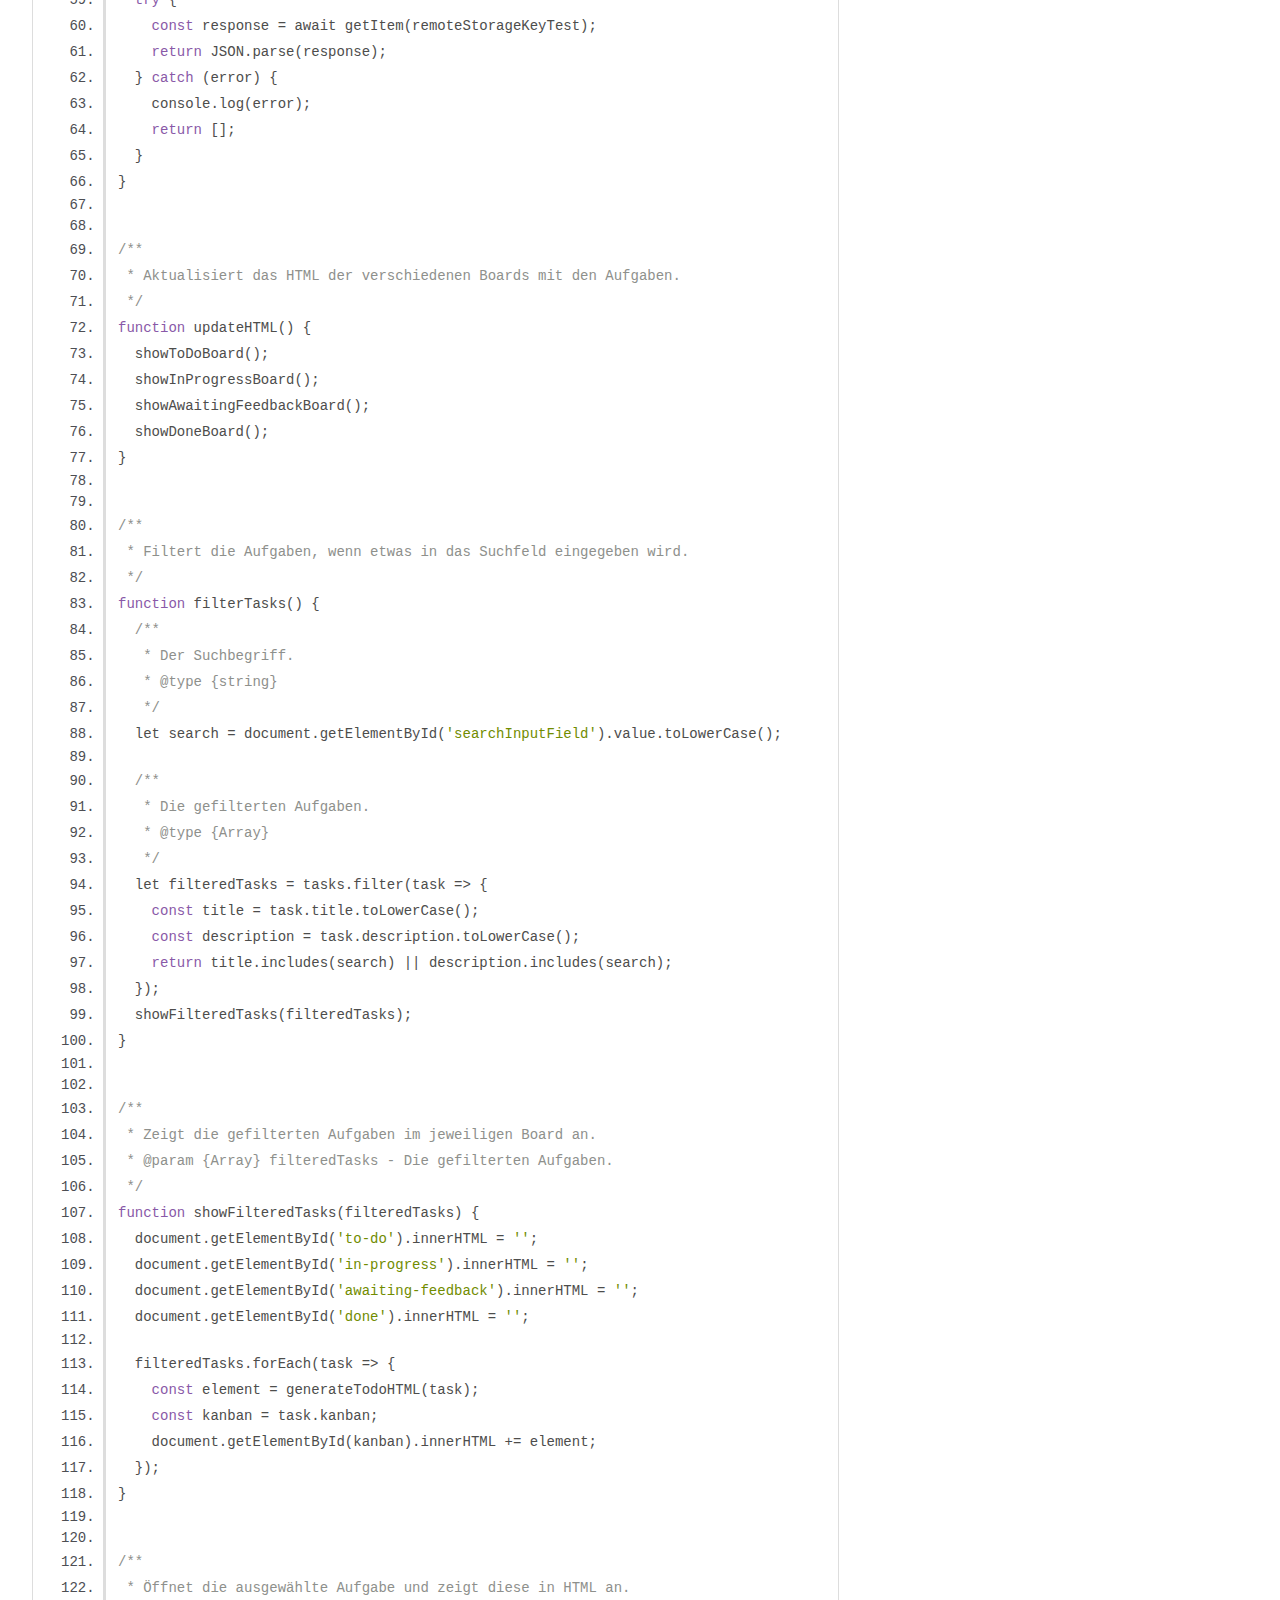
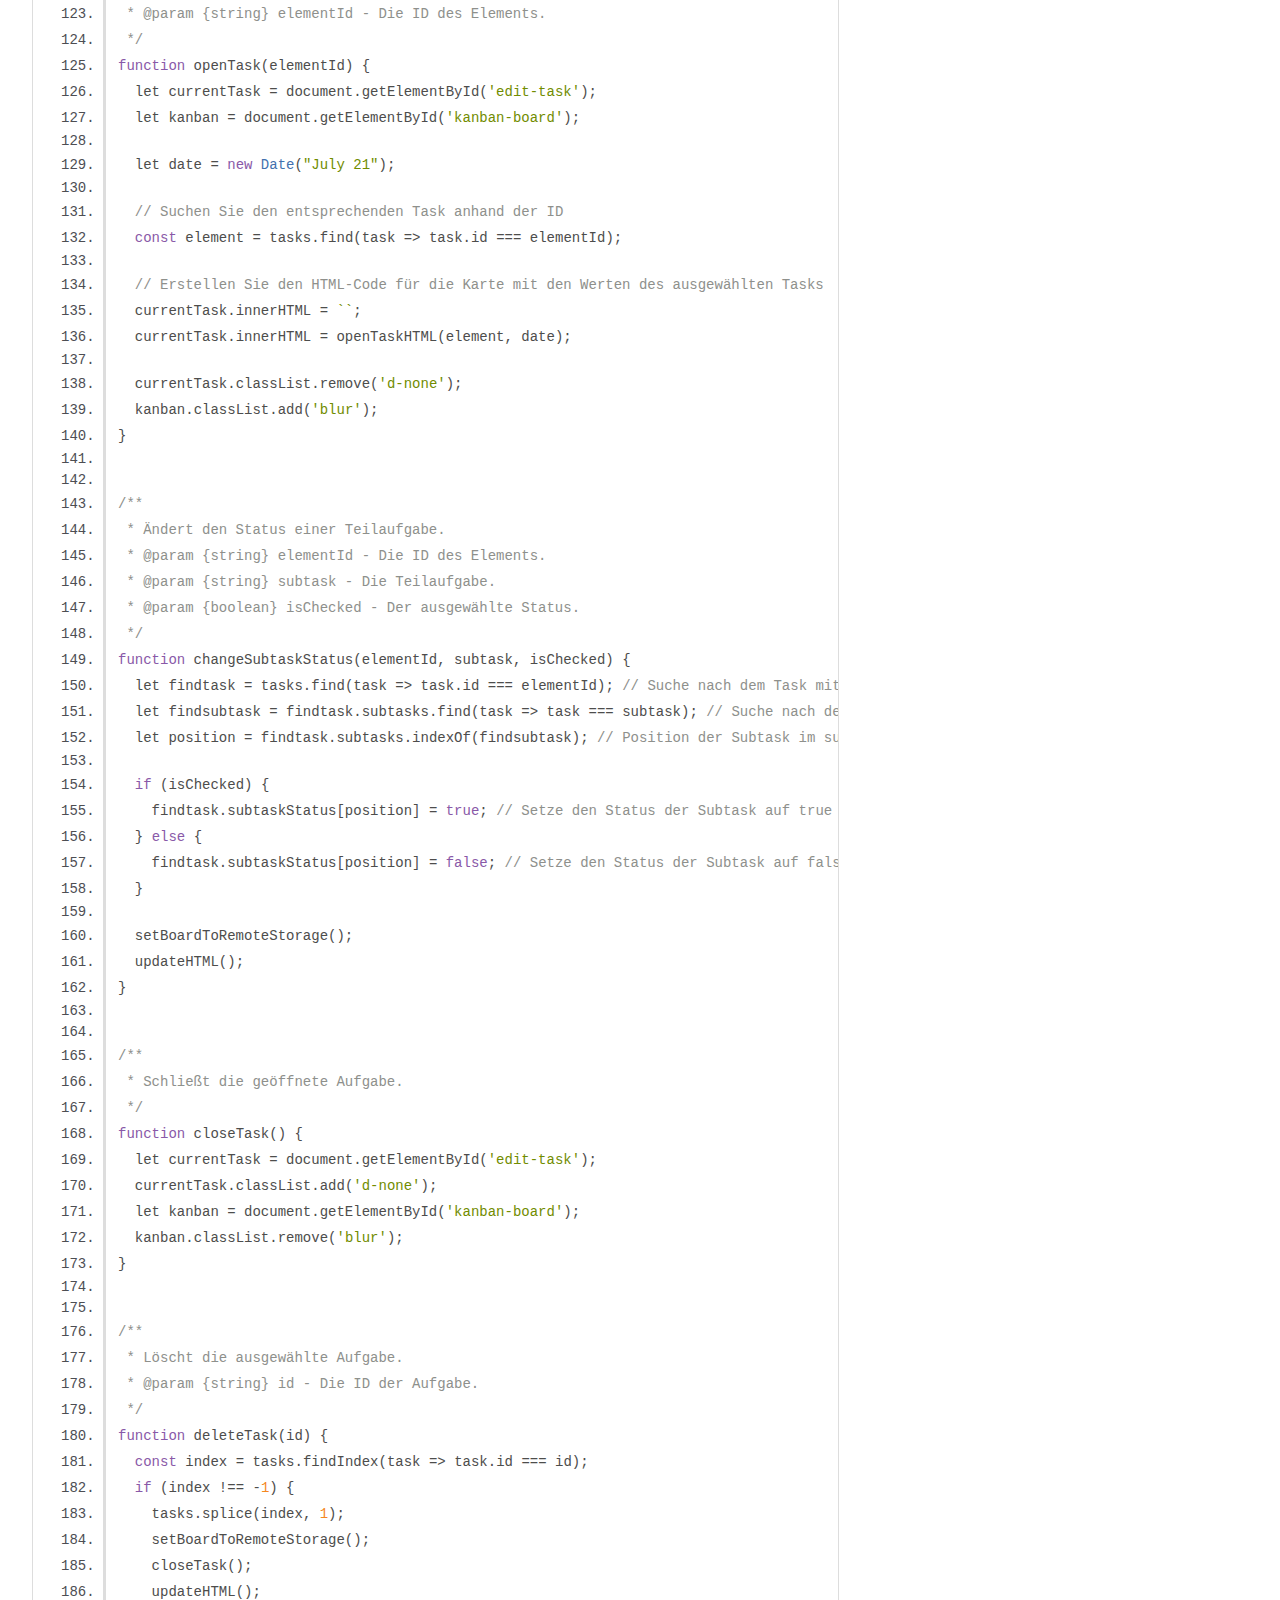
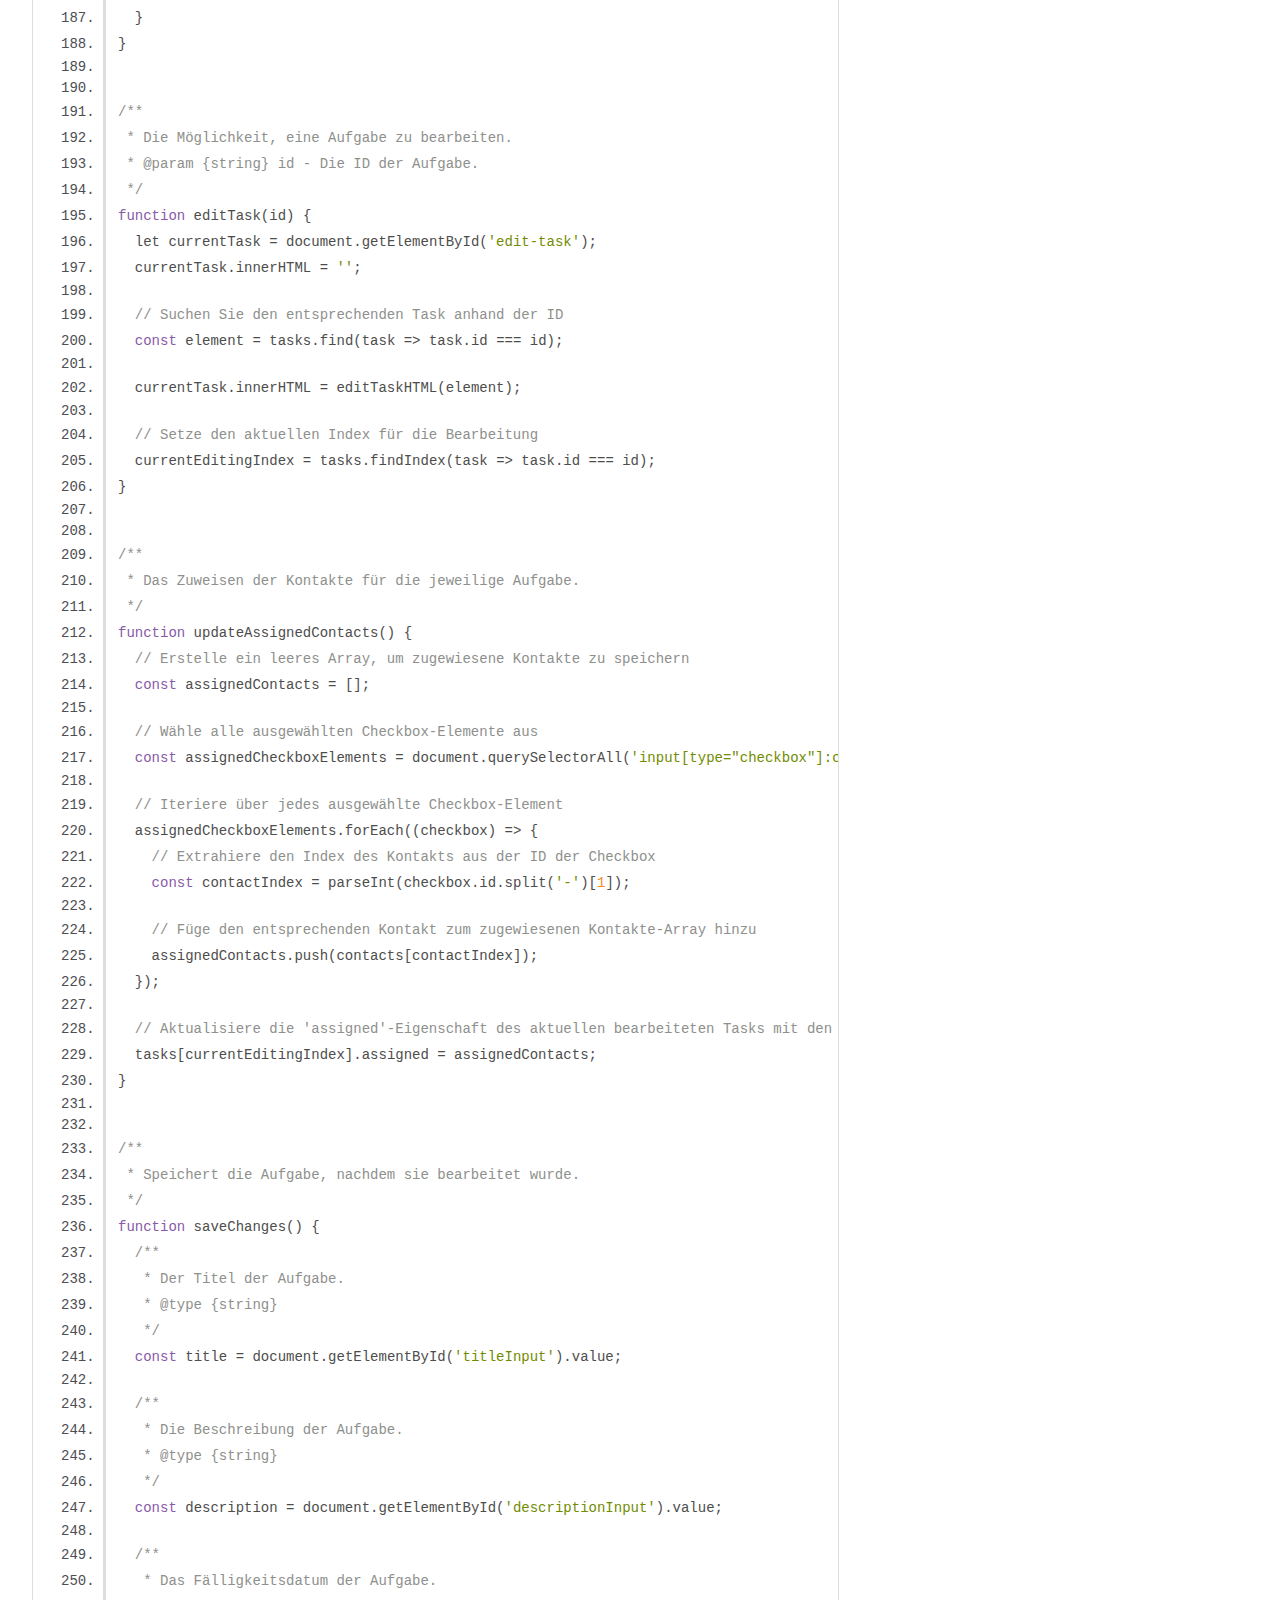
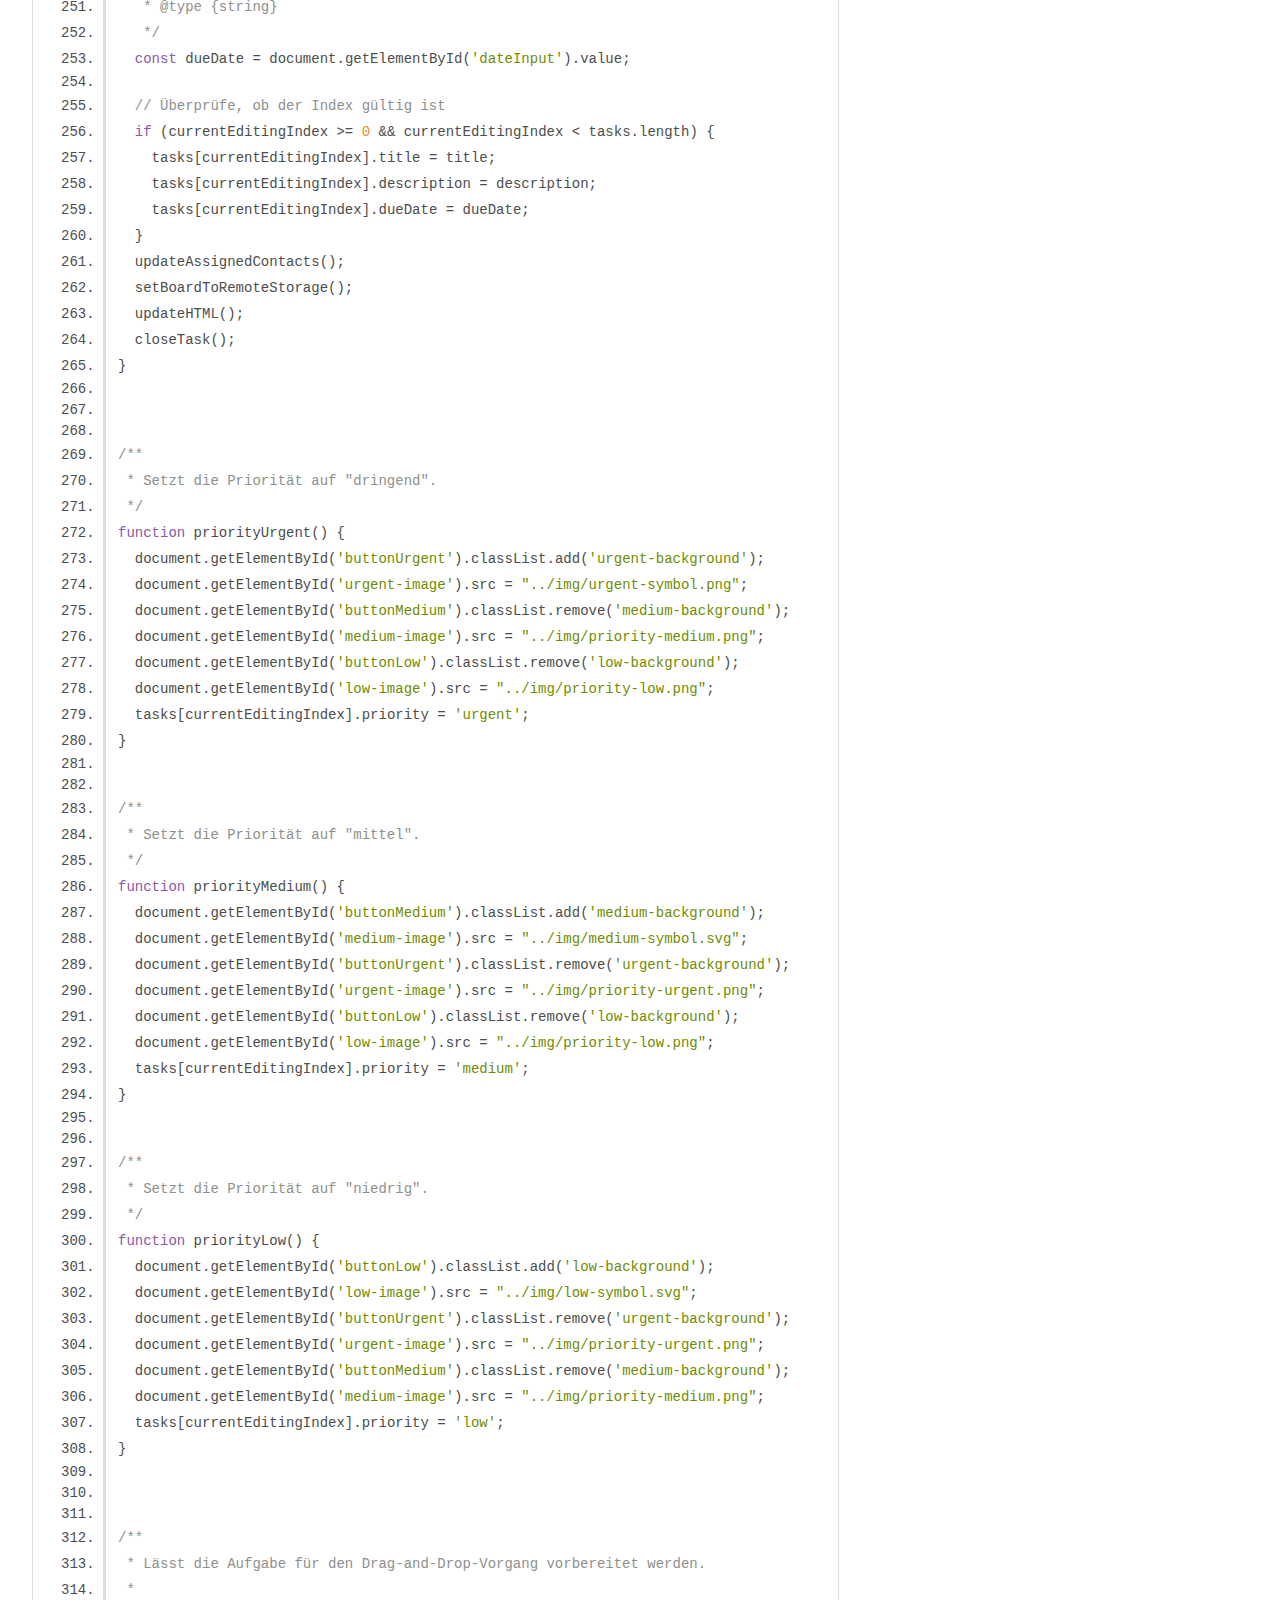
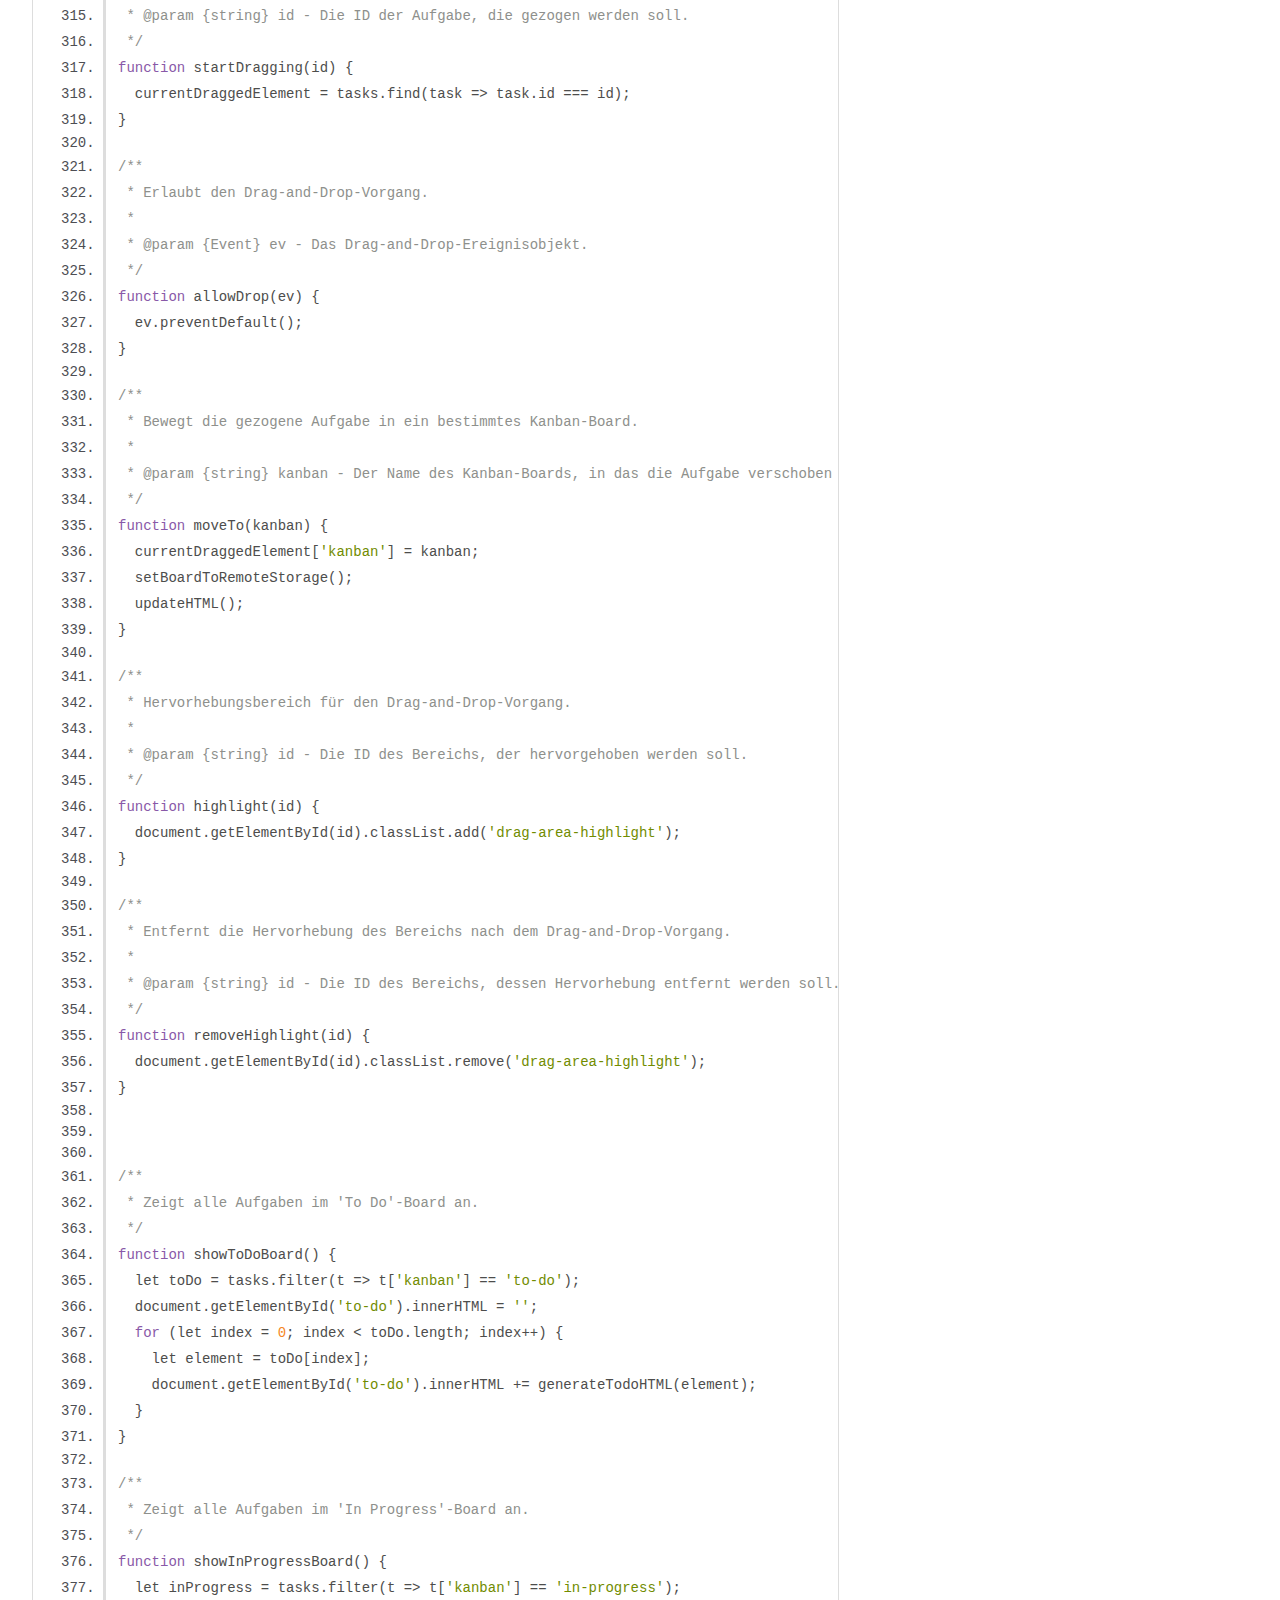
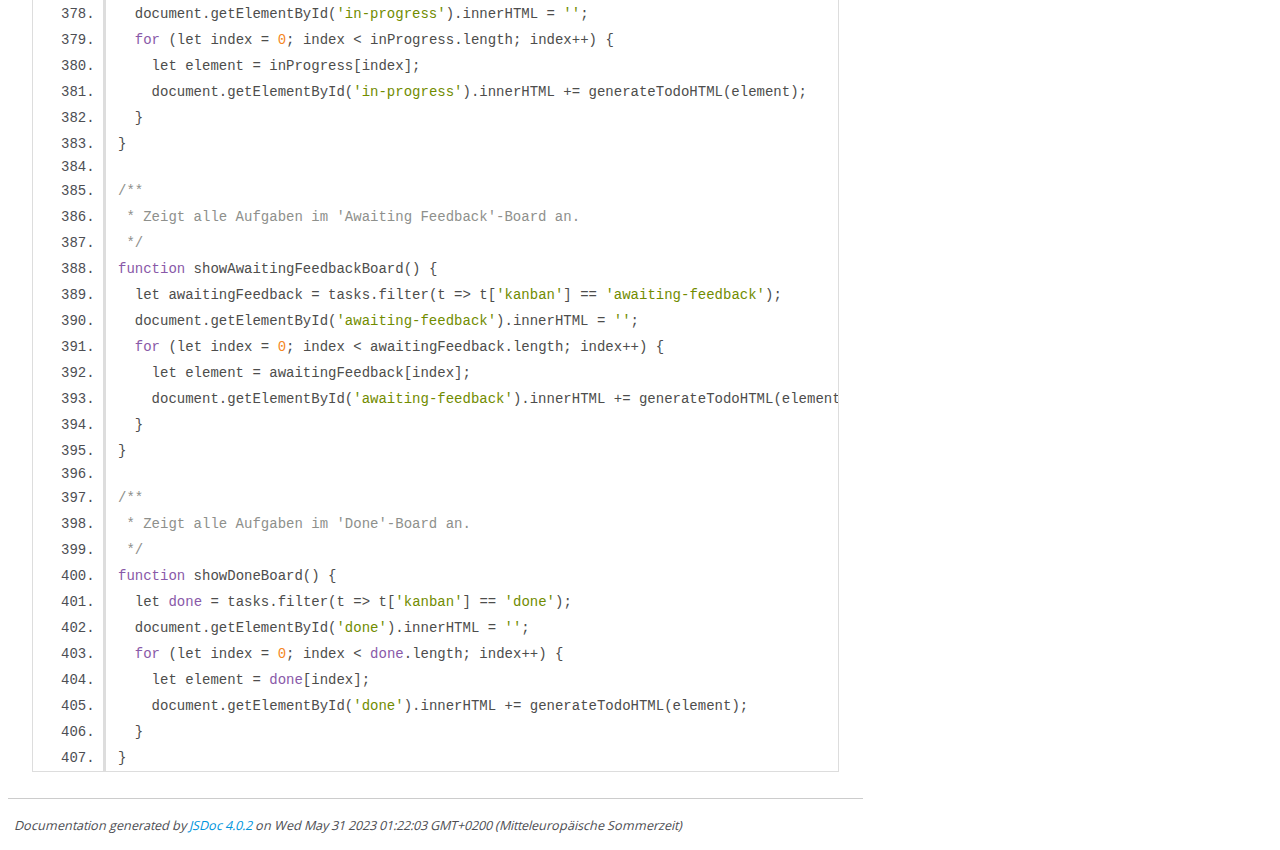
<file: out/board.js.html>
<!DOCTYPE html>
<html lang="en">
<head>
    <meta charset="utf-8">
    <title>JSDoc: Source: board.js</title>

    <script src="scripts/prettify/prettify.js"> </script>
    <script src="scripts/prettify/lang-css.js"> </script>
    <!--[if lt IE 9]>
      <script src="//html5shiv.googlecode.com/svn/trunk/html5.js"></script>
    <![endif]-->
    <link type="text/css" rel="stylesheet" href="styles/prettify-tomorrow.css">
    <link type="text/css" rel="stylesheet" href="styles/jsdoc-default.css">
</head>

<body>

<div id="main">

    <h1 class="page-title">Source: board.js</h1>

    



    
    <section>
        <article>
            <pre class="prettyprint source linenums"><code>/**
 * Das Array mit den Aufgaben.
 * @type {Array}
 */
let tasks = [];


/**
 * Der Schlüssel zum Speichern im Remote Storage.
 * @type {string}
 */
const remoteStorageKeyTest = 'board';


/**
 * Der aktuelle Index der Aufgabe für die Bearbeitung.
 * @type {number}
 */
let currentEditingIndex = -1;


/**
 * Das aktuelle gezogene Element.
 * @type {object}
 */
let currentDraggedElement;


/**
 * Lädt alle Aufgaben und Kontakte aus dem Remote Storage und zeigt sie im HTML an.
 * 
 */
async function loadBoard() {
  tasks = await getBoardFromRemoteStorage();
  await getContactsFromRemoteStorage();
  updateHTML();
}


/**
 * Speichert die Aufgaben im Remote Storage.
 * 
 */
async function setBoardToRemoteStorage() {
  try {
    const response = await setItem(remoteStorageKeyTest, JSON.stringify(tasks));
    console.log(response);
  } catch (error) {
    console.log(error);
  }
}


/**
 * Lädt die Aufgaben aus dem Remote Storage.
 *
 */
async function getBoardFromRemoteStorage() {
  try {
    const response = await getItem(remoteStorageKeyTest);
    return JSON.parse(response);
  } catch (error) {
    console.log(error);
    return [];
  }
}


/**
 * Aktualisiert das HTML der verschiedenen Boards mit den Aufgaben.
 */
function updateHTML() {
  showToDoBoard();
  showInProgressBoard();
  showAwaitingFeedbackBoard();
  showDoneBoard();
}


/**
 * Filtert die Aufgaben, wenn etwas in das Suchfeld eingegeben wird.
 */
function filterTasks() {
  /**
   * Der Suchbegriff.
   * @type {string}
   */
  let search = document.getElementById('searchInputField').value.toLowerCase();

  /**
   * Die gefilterten Aufgaben.
   * @type {Array}
   */
  let filteredTasks = tasks.filter(task => {
    const title = task.title.toLowerCase();
    const description = task.description.toLowerCase();
    return title.includes(search) || description.includes(search);
  });
  showFilteredTasks(filteredTasks);
}


/**
 * Zeigt die gefilterten Aufgaben im jeweiligen Board an.
 * @param {Array} filteredTasks - Die gefilterten Aufgaben.
 */
function showFilteredTasks(filteredTasks) {
  document.getElementById('to-do').innerHTML = '';
  document.getElementById('in-progress').innerHTML = '';
  document.getElementById('awaiting-feedback').innerHTML = '';
  document.getElementById('done').innerHTML = '';

  filteredTasks.forEach(task => {
    const element = generateTodoHTML(task);
    const kanban = task.kanban;
    document.getElementById(kanban).innerHTML += element;
  });
}


/**
 * Öffnet die ausgewählte Aufgabe und zeigt diese in HTML an.
 * @param {string} elementId - Die ID des Elements.
 */
function openTask(elementId) {
  let currentTask = document.getElementById('edit-task');
  let kanban = document.getElementById('kanban-board');

  let date = new Date("July 21");

  // Suchen Sie den entsprechenden Task anhand der ID
  const element = tasks.find(task => task.id === elementId);

  // Erstellen Sie den HTML-Code für die Karte mit den Werten des ausgewählten Tasks
  currentTask.innerHTML = ``;
  currentTask.innerHTML = openTaskHTML(element, date);

  currentTask.classList.remove('d-none');
  kanban.classList.add('blur');
}


/**
 * Ändert den Status einer Teilaufgabe.
 * @param {string} elementId - Die ID des Elements.
 * @param {string} subtask - Die Teilaufgabe.
 * @param {boolean} isChecked - Der ausgewählte Status.
 */
function changeSubtaskStatus(elementId, subtask, isChecked) {
  let findtask = tasks.find(task => task.id === elementId); // Suche nach dem Task mit der entsprechenden ID
  let findsubtask = findtask.subtasks.find(task => task === subtask); // Suche nach der Subtask im subtasks-Array des gefundenen Tasks
  let position = findtask.subtasks.indexOf(findsubtask); // Position der Subtask im subtasks-Array des gefundenen Tasks

  if (isChecked) {
    findtask.subtaskStatus[position] = true; // Setze den Status der Subtask auf true
  } else {
    findtask.subtaskStatus[position] = false; // Setze den Status der Subtask auf false
  }

  setBoardToRemoteStorage();
  updateHTML();
}


/**
 * Schließt die geöffnete Aufgabe.
 */
function closeTask() {
  let currentTask = document.getElementById('edit-task');
  currentTask.classList.add('d-none');
  let kanban = document.getElementById('kanban-board');
  kanban.classList.remove('blur');
}


/**
 * Löscht die ausgewählte Aufgabe.
 * @param {string} id - Die ID der Aufgabe.
 */
function deleteTask(id) {
  const index = tasks.findIndex(task => task.id === id);
  if (index !== -1) {
    tasks.splice(index, 1);
    setBoardToRemoteStorage();
    closeTask();
    updateHTML();
  }
}


/**
 * Die Möglichkeit, eine Aufgabe zu bearbeiten.
 * @param {string} id - Die ID der Aufgabe.
 */
function editTask(id) {
  let currentTask = document.getElementById('edit-task');
  currentTask.innerHTML = '';

  // Suchen Sie den entsprechenden Task anhand der ID
  const element = tasks.find(task => task.id === id);

  currentTask.innerHTML = editTaskHTML(element);

  // Setze den aktuellen Index für die Bearbeitung
  currentEditingIndex = tasks.findIndex(task => task.id === id);
}


/**
 * Das Zuweisen der Kontakte für die jeweilige Aufgabe.
 */
function updateAssignedContacts() {
  // Erstelle ein leeres Array, um zugewiesene Kontakte zu speichern
  const assignedContacts = [];

  // Wähle alle ausgewählten Checkbox-Elemente aus
  const assignedCheckboxElements = document.querySelectorAll('input[type="checkbox"]:checked');

  // Iteriere über jedes ausgewählte Checkbox-Element
  assignedCheckboxElements.forEach((checkbox) => {
    // Extrahiere den Index des Kontakts aus der ID der Checkbox
    const contactIndex = parseInt(checkbox.id.split('-')[1]);

    // Füge den entsprechenden Kontakt zum zugewiesenen Kontakte-Array hinzu
    assignedContacts.push(contacts[contactIndex]);
  });

  // Aktualisiere die 'assigned'-Eigenschaft des aktuellen bearbeiteten Tasks mit den zugewiesenen Kontakten
  tasks[currentEditingIndex].assigned = assignedContacts;
}


/**
 * Speichert die Aufgabe, nachdem sie bearbeitet wurde.
 */
function saveChanges() {
  /**
   * Der Titel der Aufgabe.
   * @type {string}
   */
  const title = document.getElementById('titleInput').value;

  /**
   * Die Beschreibung der Aufgabe.
   * @type {string}
   */
  const description = document.getElementById('descriptionInput').value;

  /**
   * Das Fälligkeitsdatum der Aufgabe.
   * @type {string}
   */
  const dueDate = document.getElementById('dateInput').value;

  // Überprüfe, ob der Index gültig ist
  if (currentEditingIndex >= 0 &amp;&amp; currentEditingIndex &lt; tasks.length) {
    tasks[currentEditingIndex].title = title;
    tasks[currentEditingIndex].description = description;
    tasks[currentEditingIndex].dueDate = dueDate;
  }
  updateAssignedContacts();
  setBoardToRemoteStorage();
  updateHTML();
  closeTask();
}



/**
 * Setzt die Priorität auf "dringend".
 */
function priorityUrgent() {
  document.getElementById('buttonUrgent').classList.add('urgent-background');
  document.getElementById('urgent-image').src = "../img/urgent-symbol.png";
  document.getElementById('buttonMedium').classList.remove('medium-background');
  document.getElementById('medium-image').src = "../img/priority-medium.png";
  document.getElementById('buttonLow').classList.remove('low-background');
  document.getElementById('low-image').src = "../img/priority-low.png";
  tasks[currentEditingIndex].priority = 'urgent';
}


/**
 * Setzt die Priorität auf "mittel".
 */
function priorityMedium() {
  document.getElementById('buttonMedium').classList.add('medium-background');
  document.getElementById('medium-image').src = "../img/medium-symbol.svg";
  document.getElementById('buttonUrgent').classList.remove('urgent-background');
  document.getElementById('urgent-image').src = "../img/priority-urgent.png";
  document.getElementById('buttonLow').classList.remove('low-background');
  document.getElementById('low-image').src = "../img/priority-low.png";
  tasks[currentEditingIndex].priority = 'medium';
}


/**
 * Setzt die Priorität auf "niedrig".
 */
function priorityLow() {
  document.getElementById('buttonLow').classList.add('low-background');
  document.getElementById('low-image').src = "../img/low-symbol.svg";
  document.getElementById('buttonUrgent').classList.remove('urgent-background');
  document.getElementById('urgent-image').src = "../img/priority-urgent.png";
  document.getElementById('buttonMedium').classList.remove('medium-background');
  document.getElementById('medium-image').src = "../img/priority-medium.png";
  tasks[currentEditingIndex].priority = 'low';
}



/**
 * Lässt die Aufgabe für den Drag-and-Drop-Vorgang vorbereitet werden.
 *
 * @param {string} id - Die ID der Aufgabe, die gezogen werden soll.
 */
function startDragging(id) {
  currentDraggedElement = tasks.find(task => task.id === id);
}

/**
 * Erlaubt den Drag-and-Drop-Vorgang.
 *
 * @param {Event} ev - Das Drag-and-Drop-Ereignisobjekt.
 */
function allowDrop(ev) {
  ev.preventDefault();
}

/**
 * Bewegt die gezogene Aufgabe in ein bestimmtes Kanban-Board.
 *
 * @param {string} kanban - Der Name des Kanban-Boards, in das die Aufgabe verschoben wird.
 */
function moveTo(kanban) {
  currentDraggedElement['kanban'] = kanban;
  setBoardToRemoteStorage();
  updateHTML();
}

/**
 * Hervorhebungsbereich für den Drag-and-Drop-Vorgang.
 *
 * @param {string} id - Die ID des Bereichs, der hervorgehoben werden soll.
 */
function highlight(id) {
  document.getElementById(id).classList.add('drag-area-highlight');
}

/**
 * Entfernt die Hervorhebung des Bereichs nach dem Drag-and-Drop-Vorgang.
 *
 * @param {string} id - Die ID des Bereichs, dessen Hervorhebung entfernt werden soll.
 */
function removeHighlight(id) {
  document.getElementById(id).classList.remove('drag-area-highlight');
}



/**
 * Zeigt alle Aufgaben im 'To Do'-Board an.
 */
function showToDoBoard() {
  let toDo = tasks.filter(t => t['kanban'] == 'to-do');
  document.getElementById('to-do').innerHTML = '';
  for (let index = 0; index &lt; toDo.length; index++) {
    let element = toDo[index];
    document.getElementById('to-do').innerHTML += generateTodoHTML(element);
  }
}

/**
 * Zeigt alle Aufgaben im 'In Progress'-Board an.
 */
function showInProgressBoard() {
  let inProgress = tasks.filter(t => t['kanban'] == 'in-progress');
  document.getElementById('in-progress').innerHTML = '';
  for (let index = 0; index &lt; inProgress.length; index++) {
    let element = inProgress[index];
    document.getElementById('in-progress').innerHTML += generateTodoHTML(element);
  }
}

/**
 * Zeigt alle Aufgaben im 'Awaiting Feedback'-Board an.
 */
function showAwaitingFeedbackBoard() {
  let awaitingFeedback = tasks.filter(t => t['kanban'] == 'awaiting-feedback');
  document.getElementById('awaiting-feedback').innerHTML = '';
  for (let index = 0; index &lt; awaitingFeedback.length; index++) {
    let element = awaitingFeedback[index];
    document.getElementById('awaiting-feedback').innerHTML += generateTodoHTML(element);
  }
}

/**
 * Zeigt alle Aufgaben im 'Done'-Board an.
 */
function showDoneBoard() {
  let done = tasks.filter(t => t['kanban'] == 'done');
  document.getElementById('done').innerHTML = '';
  for (let index = 0; index &lt; done.length; index++) {
    let element = done[index];
    document.getElementById('done').innerHTML += generateTodoHTML(element);
  }
}</code></pre>
        </article>
    </section>




</div>

<nav>
    <h2><a href="index.html">Home</a></h2><h3>Global</h3><ul><li><a href="global.html#allowDrop">allowDrop</a></li><li><a href="global.html#changeSubtaskStatus">changeSubtaskStatus</a></li><li><a href="global.html#closeTask">closeTask</a></li><li><a href="global.html#currentDraggedElement">currentDraggedElement</a></li><li><a href="global.html#currentEditingIndex">currentEditingIndex</a></li><li><a href="global.html#deleteTask">deleteTask</a></li><li><a href="global.html#editTask">editTask</a></li><li><a href="global.html#filterTasks">filterTasks</a></li><li><a href="global.html#getBoardFromRemoteStorage">getBoardFromRemoteStorage</a></li><li><a href="global.html#highlight">highlight</a></li><li><a href="global.html#loadBoard">loadBoard</a></li><li><a href="global.html#moveTo">moveTo</a></li><li><a href="global.html#openTask">openTask</a></li><li><a href="global.html#priorityLow">priorityLow</a></li><li><a href="global.html#priorityMedium">priorityMedium</a></li><li><a href="global.html#priorityUrgent">priorityUrgent</a></li><li><a href="global.html#remoteStorageKeyTest">remoteStorageKeyTest</a></li><li><a href="global.html#removeHighlight">removeHighlight</a></li><li><a href="global.html#saveChanges">saveChanges</a></li><li><a href="global.html#setBoardToRemoteStorage">setBoardToRemoteStorage</a></li><li><a href="global.html#showAwaitingFeedbackBoard">showAwaitingFeedbackBoard</a></li><li><a href="global.html#showDoneBoard">showDoneBoard</a></li><li><a href="global.html#showFilteredTasks">showFilteredTasks</a></li><li><a href="global.html#showInProgressBoard">showInProgressBoard</a></li><li><a href="global.html#showToDoBoard">showToDoBoard</a></li><li><a href="global.html#startDragging">startDragging</a></li><li><a href="global.html#tasks">tasks</a></li><li><a href="global.html#updateAssignedContacts">updateAssignedContacts</a></li><li><a href="global.html#updateHTML">updateHTML</a></li></ul>
</nav>

<br class="clear">

<footer>
    Documentation generated by <a href="https://github.com/jsdoc/jsdoc">JSDoc 4.0.2</a> on Wed May 31 2023 01:22:03 GMT+0200 (Mitteleuropäische Sommerzeit)
</footer>

<script> prettyPrint(); </script>
<script src="scripts/linenumber.js"> </script>
</body>
</html>
</file>
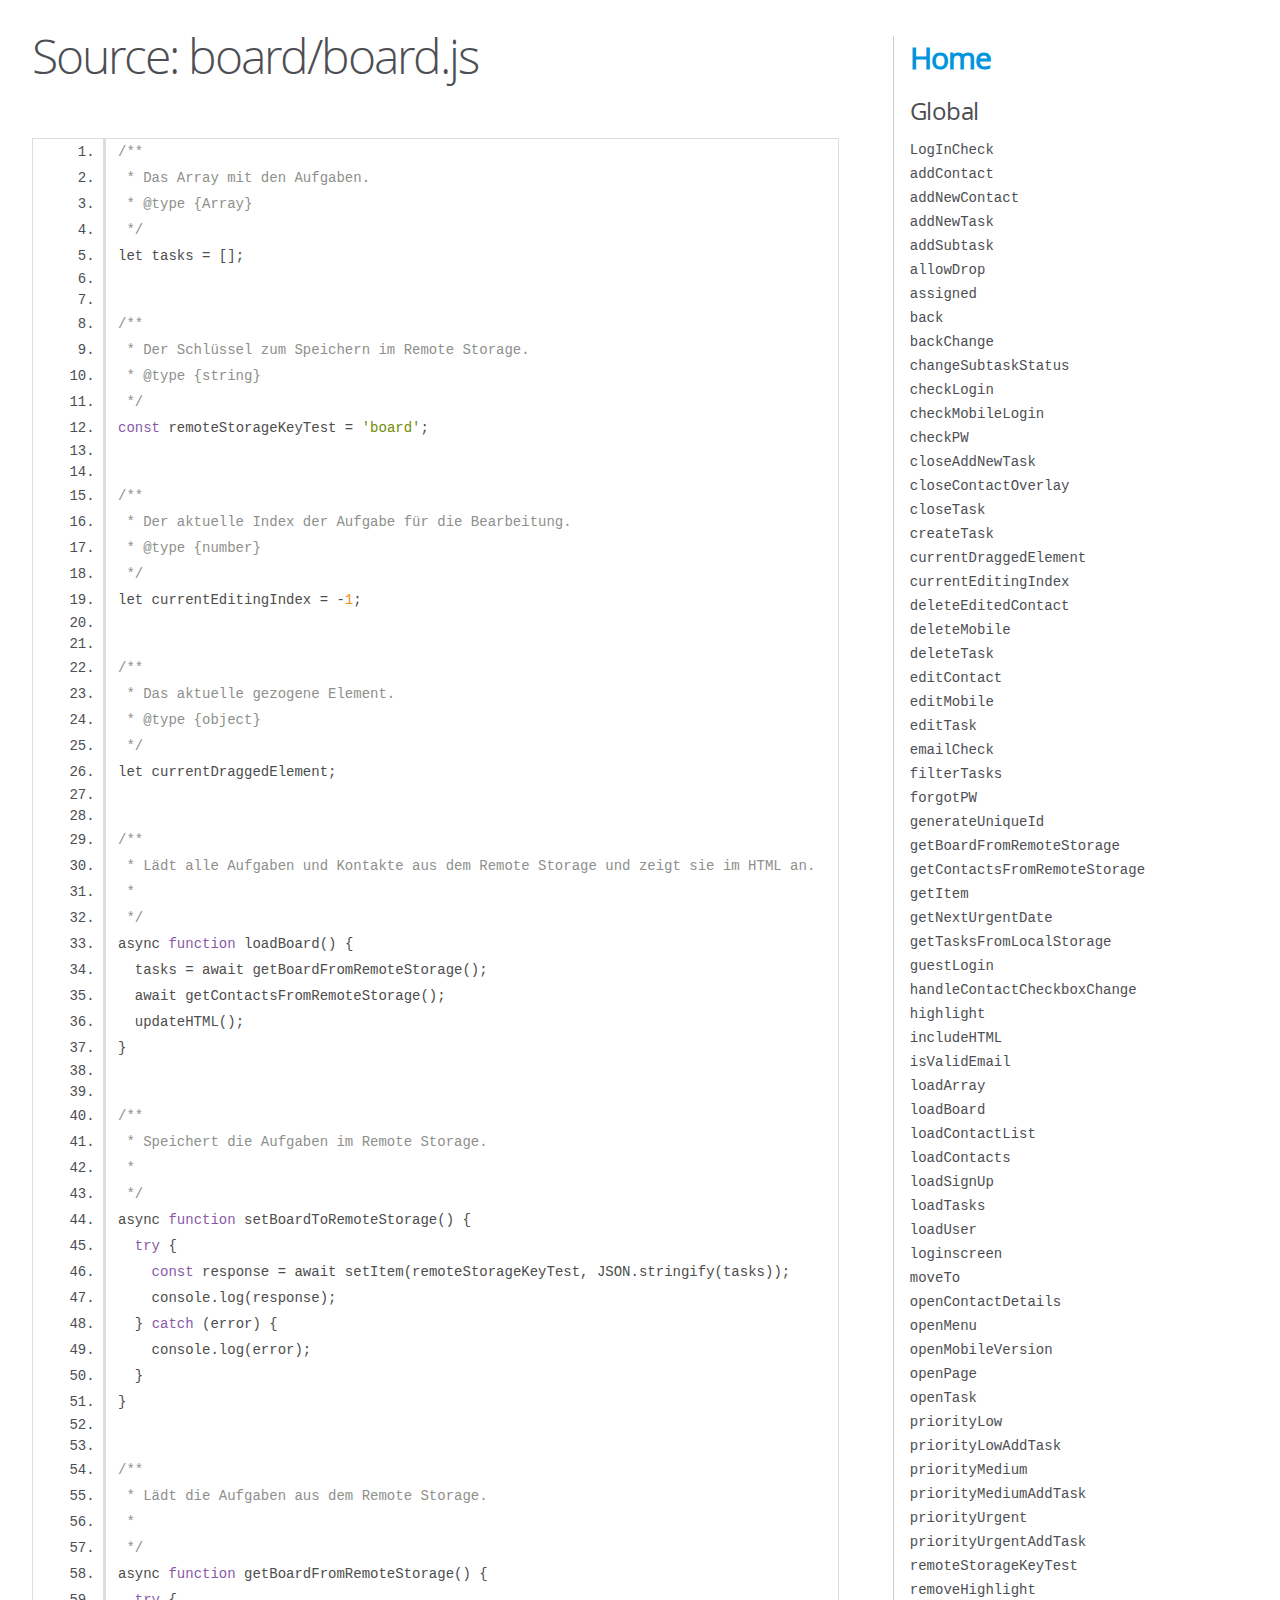
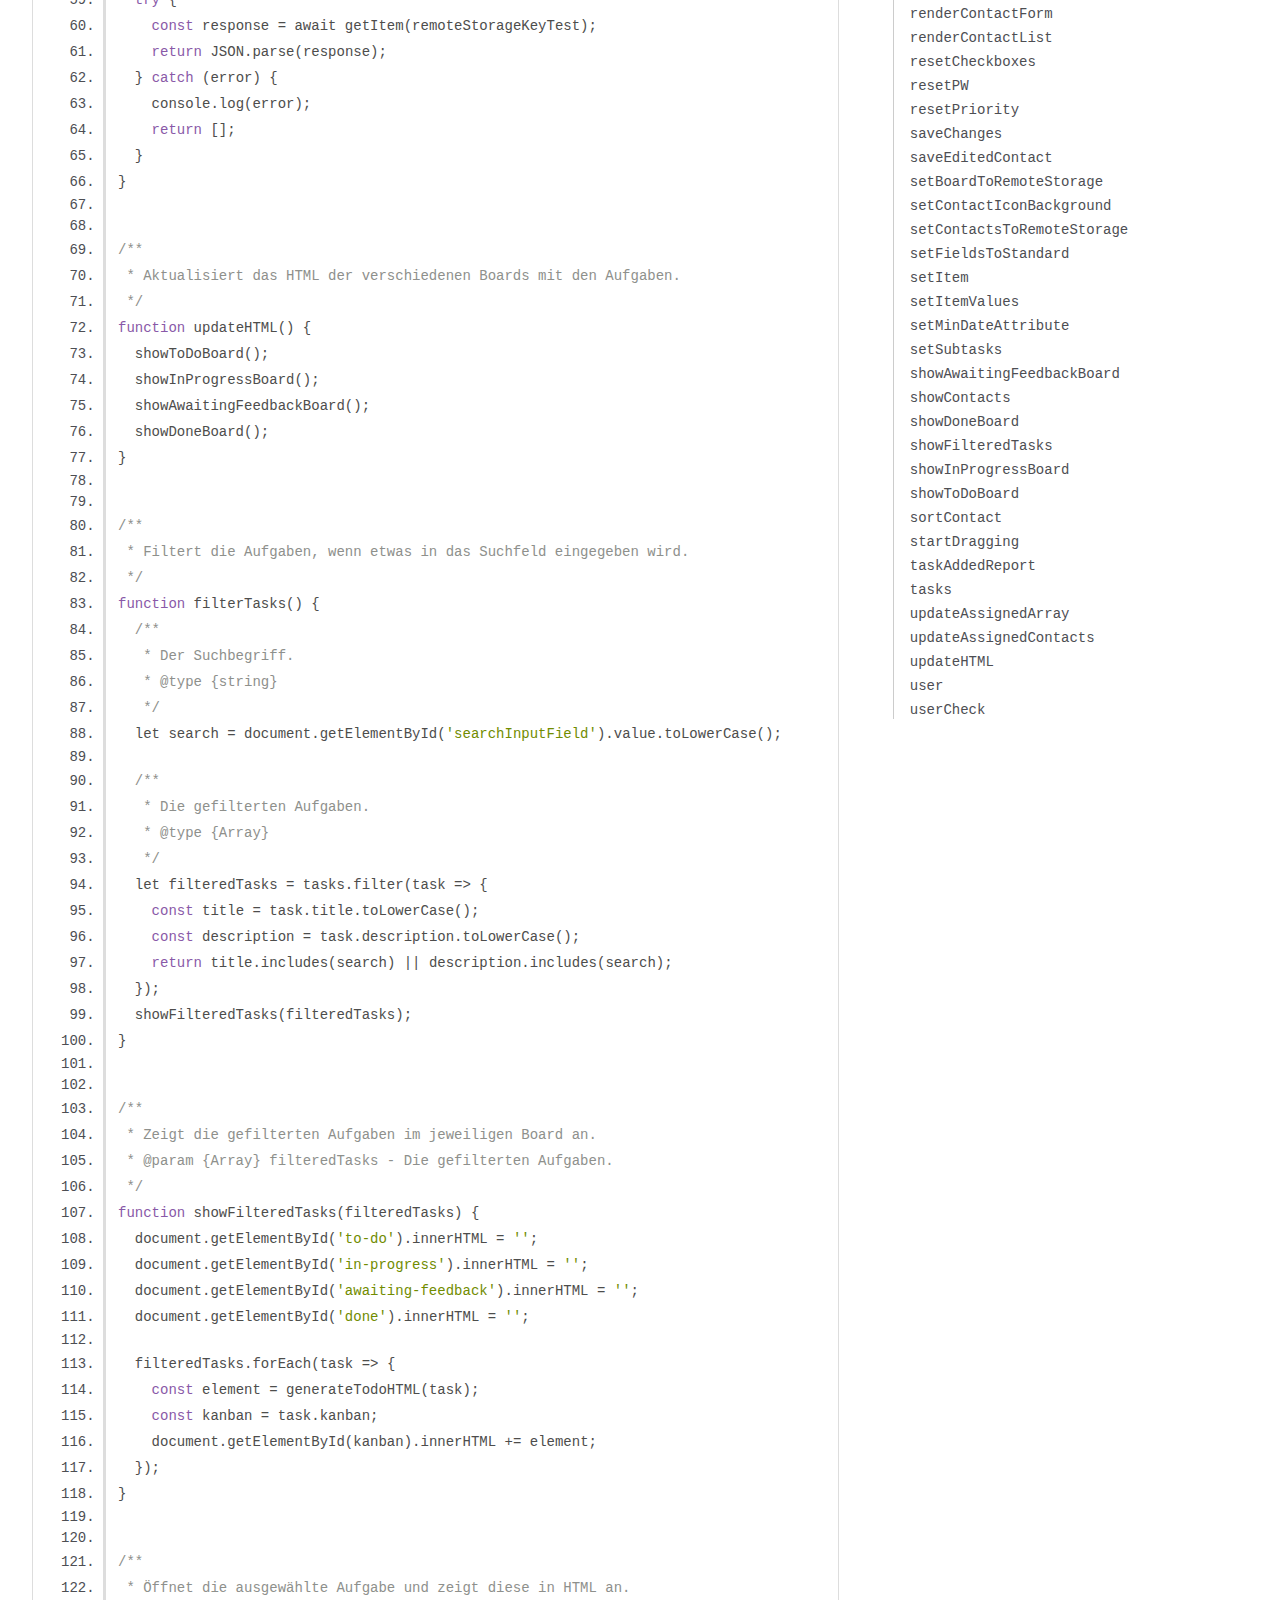
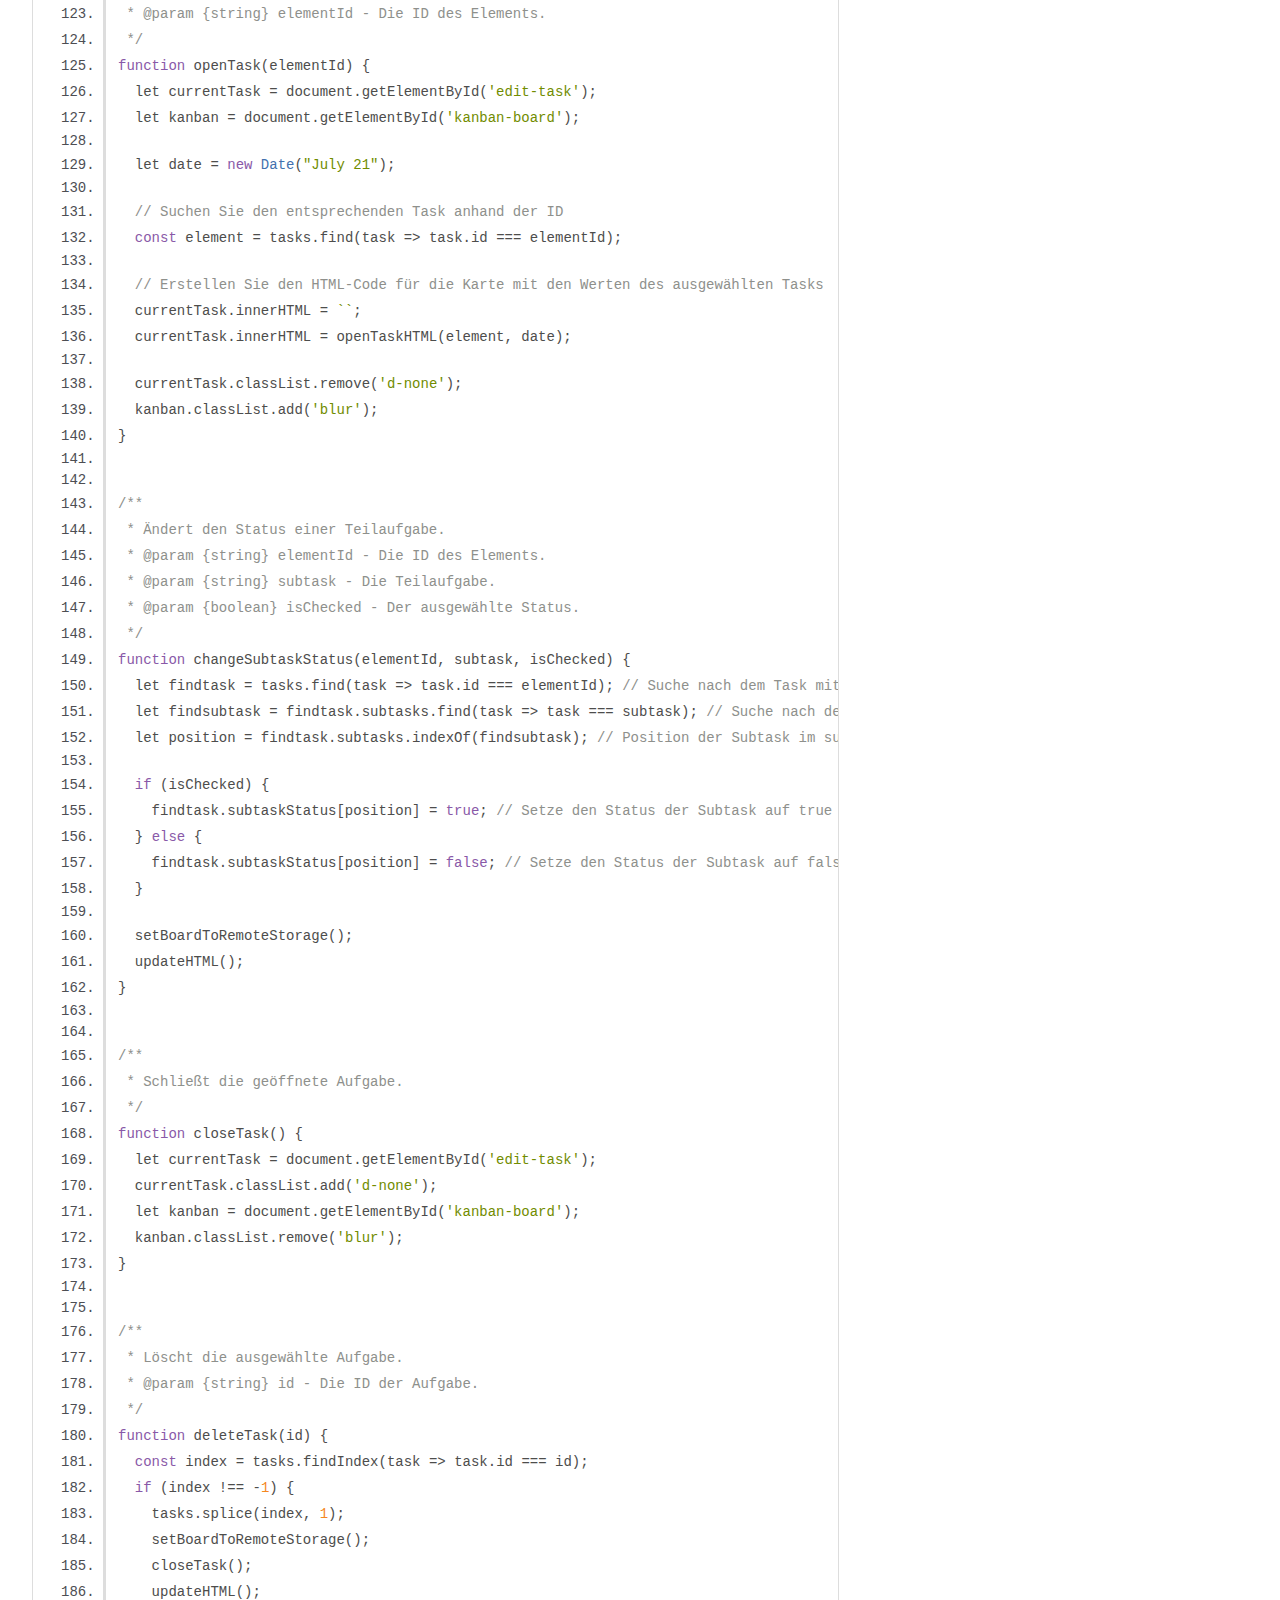
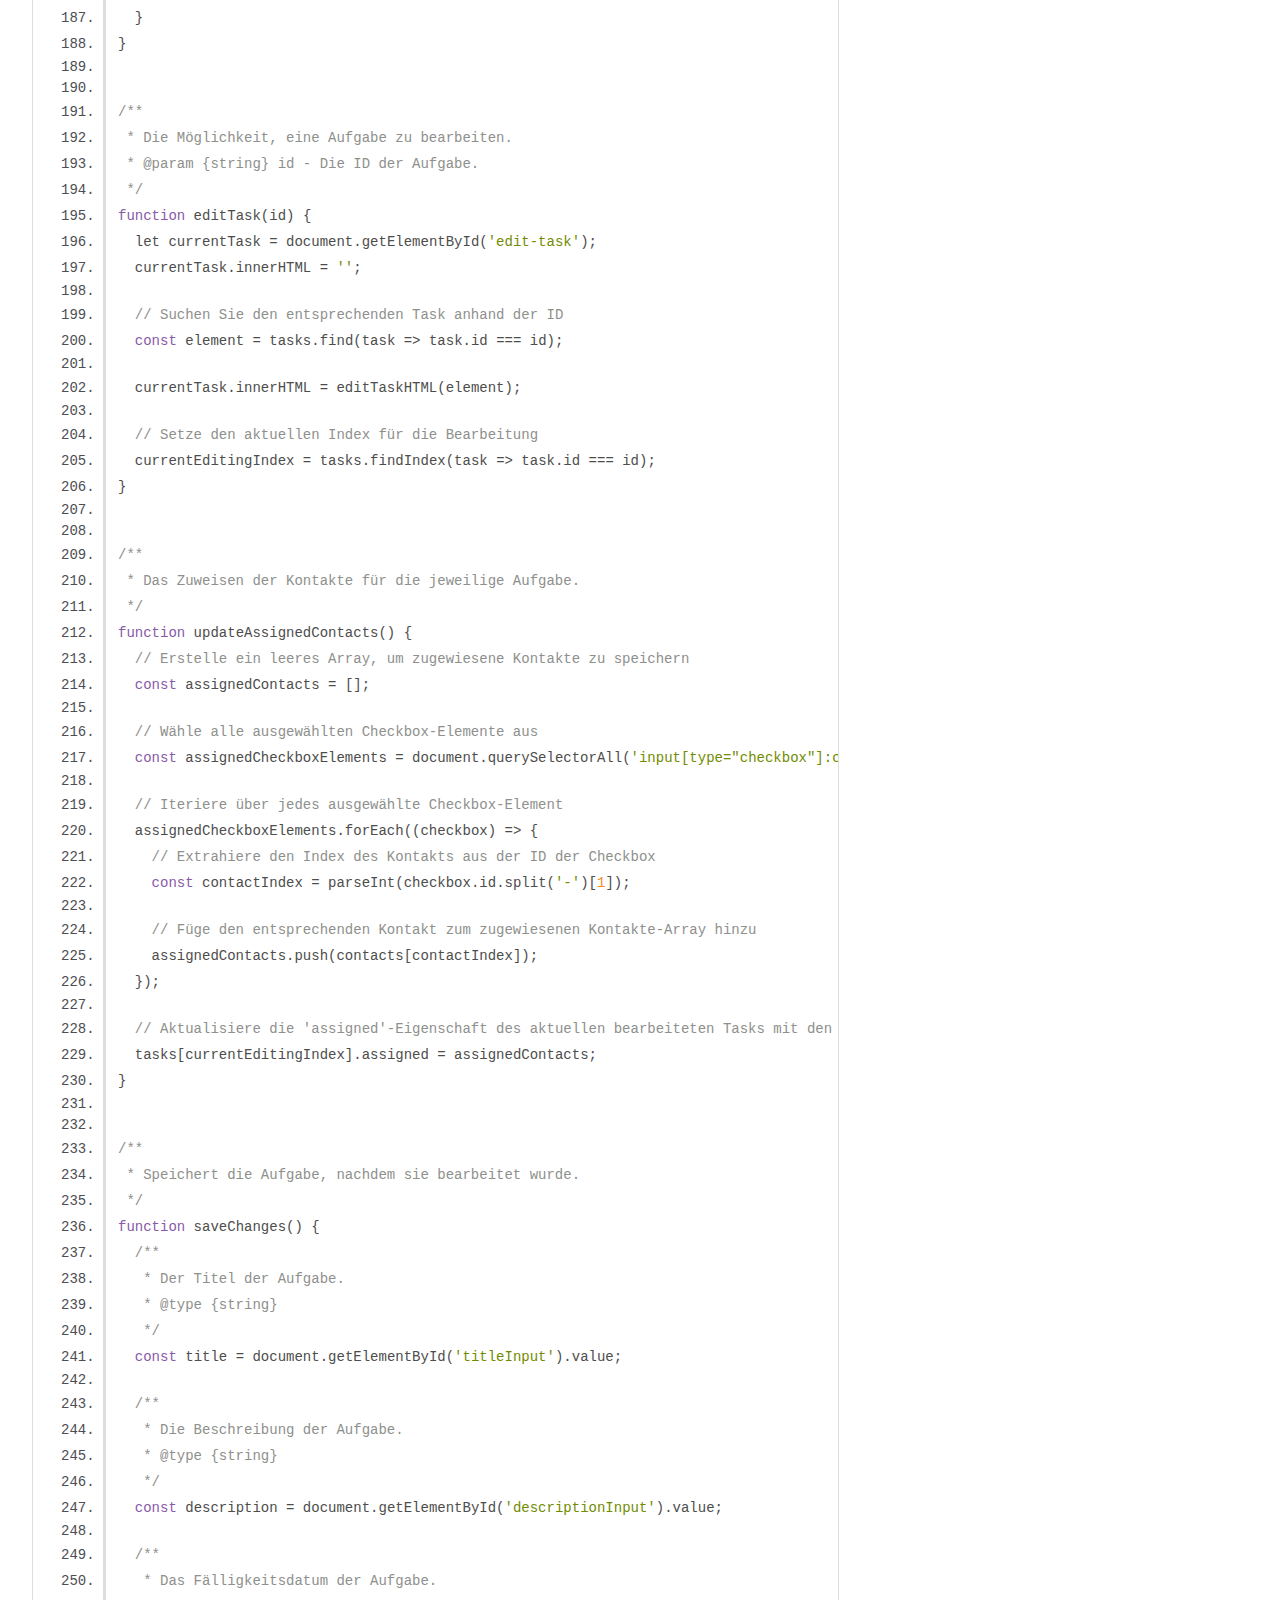
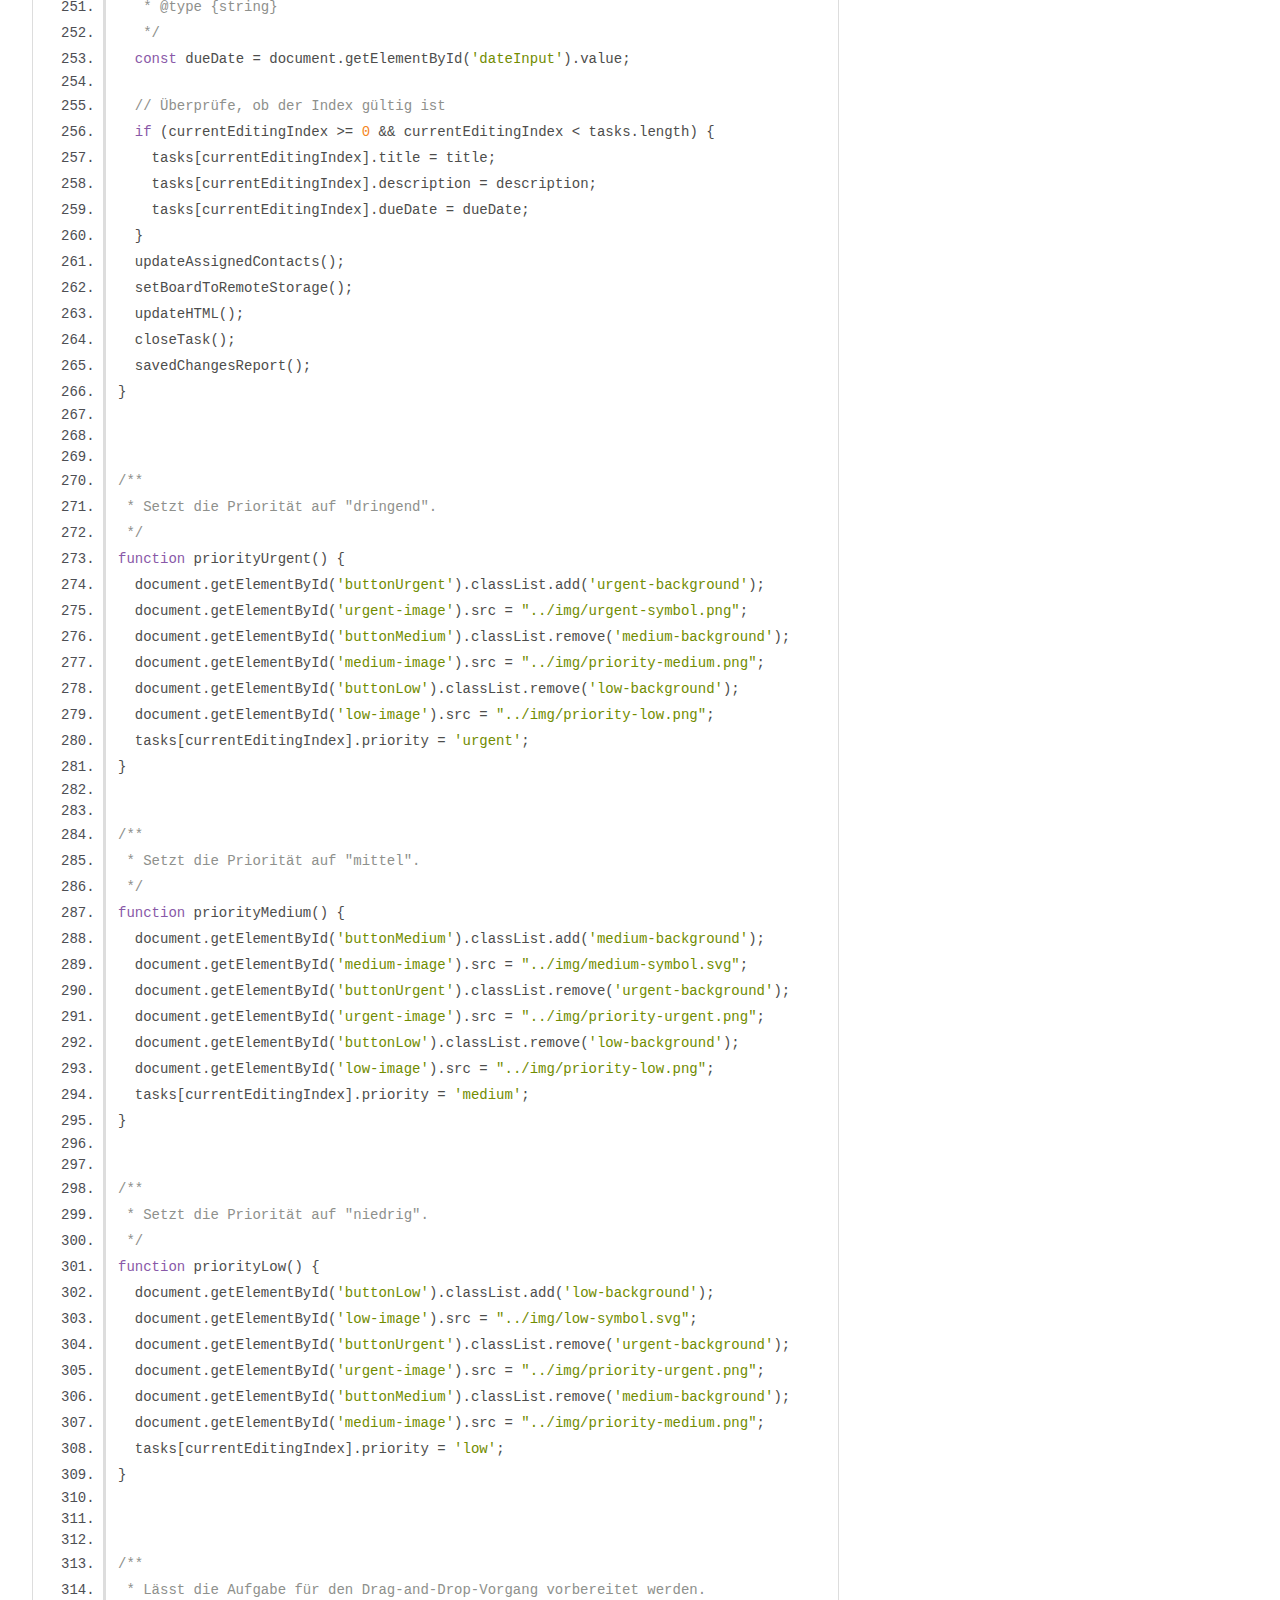
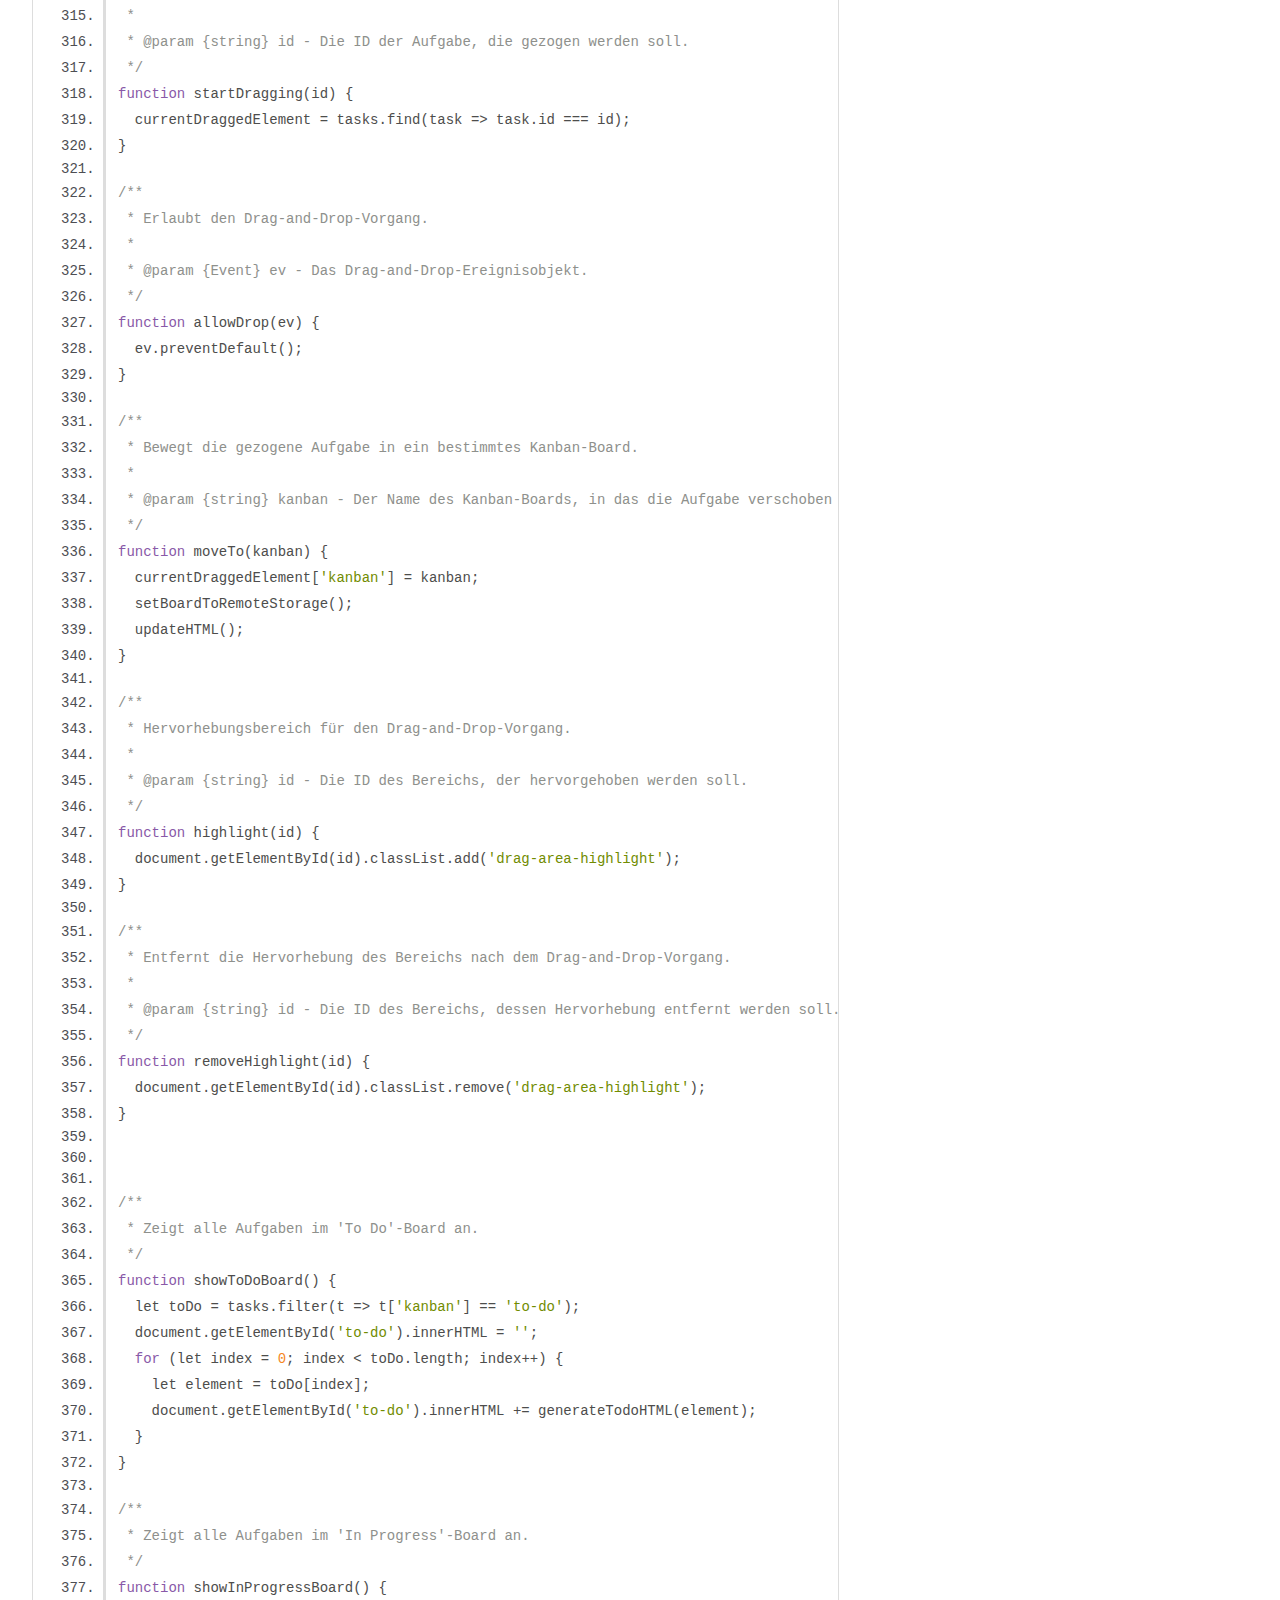
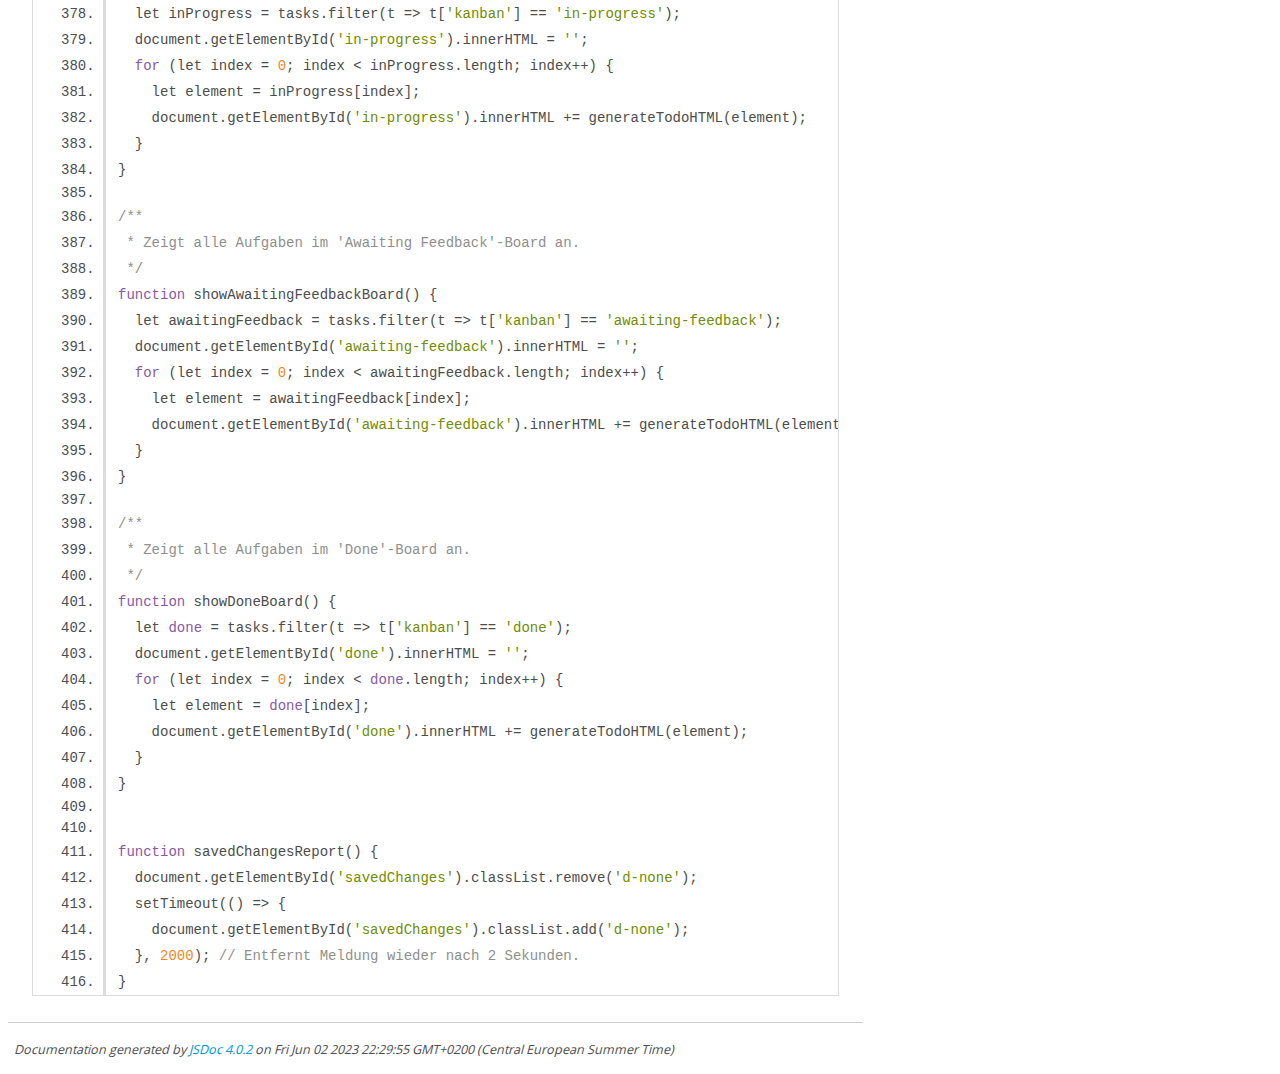
<file: out/board_board.js.html>
<!DOCTYPE html>
<html lang="en">
<head>
    <meta charset="utf-8">
    <title>JSDoc: Source: board/board.js</title>

    <script src="scripts/prettify/prettify.js"> </script>
    <script src="scripts/prettify/lang-css.js"> </script>
    <!--[if lt IE 9]>
      <script src="//html5shiv.googlecode.com/svn/trunk/html5.js"></script>
    <![endif]-->
    <link type="text/css" rel="stylesheet" href="styles/prettify-tomorrow.css">
    <link type="text/css" rel="stylesheet" href="styles/jsdoc-default.css">
</head>

<body>

<div id="main">

    <h1 class="page-title">Source: board/board.js</h1>

    



    
    <section>
        <article>
            <pre class="prettyprint source linenums"><code>/**
 * Das Array mit den Aufgaben.
 * @type {Array}
 */
let tasks = [];


/**
 * Der Schlüssel zum Speichern im Remote Storage.
 * @type {string}
 */
const remoteStorageKeyTest = 'board';


/**
 * Der aktuelle Index der Aufgabe für die Bearbeitung.
 * @type {number}
 */
let currentEditingIndex = -1;


/**
 * Das aktuelle gezogene Element.
 * @type {object}
 */
let currentDraggedElement;


/**
 * Lädt alle Aufgaben und Kontakte aus dem Remote Storage und zeigt sie im HTML an.
 * 
 */
async function loadBoard() {
  tasks = await getBoardFromRemoteStorage();
  await getContactsFromRemoteStorage();
  updateHTML();
}


/**
 * Speichert die Aufgaben im Remote Storage.
 * 
 */
async function setBoardToRemoteStorage() {
  try {
    const response = await setItem(remoteStorageKeyTest, JSON.stringify(tasks));
    console.log(response);
  } catch (error) {
    console.log(error);
  }
}


/**
 * Lädt die Aufgaben aus dem Remote Storage.
 *
 */
async function getBoardFromRemoteStorage() {
  try {
    const response = await getItem(remoteStorageKeyTest);
    return JSON.parse(response);
  } catch (error) {
    console.log(error);
    return [];
  }
}


/**
 * Aktualisiert das HTML der verschiedenen Boards mit den Aufgaben.
 */
function updateHTML() {
  showToDoBoard();
  showInProgressBoard();
  showAwaitingFeedbackBoard();
  showDoneBoard();
}


/**
 * Filtert die Aufgaben, wenn etwas in das Suchfeld eingegeben wird.
 */
function filterTasks() {
  /**
   * Der Suchbegriff.
   * @type {string}
   */
  let search = document.getElementById('searchInputField').value.toLowerCase();

  /**
   * Die gefilterten Aufgaben.
   * @type {Array}
   */
  let filteredTasks = tasks.filter(task => {
    const title = task.title.toLowerCase();
    const description = task.description.toLowerCase();
    return title.includes(search) || description.includes(search);
  });
  showFilteredTasks(filteredTasks);
}


/**
 * Zeigt die gefilterten Aufgaben im jeweiligen Board an.
 * @param {Array} filteredTasks - Die gefilterten Aufgaben.
 */
function showFilteredTasks(filteredTasks) {
  document.getElementById('to-do').innerHTML = '';
  document.getElementById('in-progress').innerHTML = '';
  document.getElementById('awaiting-feedback').innerHTML = '';
  document.getElementById('done').innerHTML = '';

  filteredTasks.forEach(task => {
    const element = generateTodoHTML(task);
    const kanban = task.kanban;
    document.getElementById(kanban).innerHTML += element;
  });
}


/**
 * Öffnet die ausgewählte Aufgabe und zeigt diese in HTML an.
 * @param {string} elementId - Die ID des Elements.
 */
function openTask(elementId) {
  let currentTask = document.getElementById('edit-task');
  let kanban = document.getElementById('kanban-board');

  let date = new Date("July 21");

  // Suchen Sie den entsprechenden Task anhand der ID
  const element = tasks.find(task => task.id === elementId);

  // Erstellen Sie den HTML-Code für die Karte mit den Werten des ausgewählten Tasks
  currentTask.innerHTML = ``;
  currentTask.innerHTML = openTaskHTML(element, date);

  currentTask.classList.remove('d-none');
  kanban.classList.add('blur');
}


/**
 * Ändert den Status einer Teilaufgabe.
 * @param {string} elementId - Die ID des Elements.
 * @param {string} subtask - Die Teilaufgabe.
 * @param {boolean} isChecked - Der ausgewählte Status.
 */
function changeSubtaskStatus(elementId, subtask, isChecked) {
  let findtask = tasks.find(task => task.id === elementId); // Suche nach dem Task mit der entsprechenden ID
  let findsubtask = findtask.subtasks.find(task => task === subtask); // Suche nach der Subtask im subtasks-Array des gefundenen Tasks
  let position = findtask.subtasks.indexOf(findsubtask); // Position der Subtask im subtasks-Array des gefundenen Tasks

  if (isChecked) {
    findtask.subtaskStatus[position] = true; // Setze den Status der Subtask auf true
  } else {
    findtask.subtaskStatus[position] = false; // Setze den Status der Subtask auf false
  }

  setBoardToRemoteStorage();
  updateHTML();
}


/**
 * Schließt die geöffnete Aufgabe.
 */
function closeTask() {
  let currentTask = document.getElementById('edit-task');
  currentTask.classList.add('d-none');
  let kanban = document.getElementById('kanban-board');
  kanban.classList.remove('blur');
}


/**
 * Löscht die ausgewählte Aufgabe.
 * @param {string} id - Die ID der Aufgabe.
 */
function deleteTask(id) {
  const index = tasks.findIndex(task => task.id === id);
  if (index !== -1) {
    tasks.splice(index, 1);
    setBoardToRemoteStorage();
    closeTask();
    updateHTML();
  }
}


/**
 * Die Möglichkeit, eine Aufgabe zu bearbeiten.
 * @param {string} id - Die ID der Aufgabe.
 */
function editTask(id) {
  let currentTask = document.getElementById('edit-task');
  currentTask.innerHTML = '';

  // Suchen Sie den entsprechenden Task anhand der ID
  const element = tasks.find(task => task.id === id);

  currentTask.innerHTML = editTaskHTML(element);

  // Setze den aktuellen Index für die Bearbeitung
  currentEditingIndex = tasks.findIndex(task => task.id === id);
}


/**
 * Das Zuweisen der Kontakte für die jeweilige Aufgabe.
 */
function updateAssignedContacts() {
  // Erstelle ein leeres Array, um zugewiesene Kontakte zu speichern
  const assignedContacts = [];

  // Wähle alle ausgewählten Checkbox-Elemente aus
  const assignedCheckboxElements = document.querySelectorAll('input[type="checkbox"]:checked');

  // Iteriere über jedes ausgewählte Checkbox-Element
  assignedCheckboxElements.forEach((checkbox) => {
    // Extrahiere den Index des Kontakts aus der ID der Checkbox
    const contactIndex = parseInt(checkbox.id.split('-')[1]);

    // Füge den entsprechenden Kontakt zum zugewiesenen Kontakte-Array hinzu
    assignedContacts.push(contacts[contactIndex]);
  });

  // Aktualisiere die 'assigned'-Eigenschaft des aktuellen bearbeiteten Tasks mit den zugewiesenen Kontakten
  tasks[currentEditingIndex].assigned = assignedContacts;
}


/**
 * Speichert die Aufgabe, nachdem sie bearbeitet wurde.
 */
function saveChanges() {
  /**
   * Der Titel der Aufgabe.
   * @type {string}
   */
  const title = document.getElementById('titleInput').value;

  /**
   * Die Beschreibung der Aufgabe.
   * @type {string}
   */
  const description = document.getElementById('descriptionInput').value;

  /**
   * Das Fälligkeitsdatum der Aufgabe.
   * @type {string}
   */
  const dueDate = document.getElementById('dateInput').value;

  // Überprüfe, ob der Index gültig ist
  if (currentEditingIndex >= 0 &amp;&amp; currentEditingIndex &lt; tasks.length) {
    tasks[currentEditingIndex].title = title;
    tasks[currentEditingIndex].description = description;
    tasks[currentEditingIndex].dueDate = dueDate;
  }
  updateAssignedContacts();
  setBoardToRemoteStorage();
  updateHTML();
  closeTask();
  savedChangesReport();
}



/**
 * Setzt die Priorität auf "dringend".
 */
function priorityUrgent() {
  document.getElementById('buttonUrgent').classList.add('urgent-background');
  document.getElementById('urgent-image').src = "../img/urgent-symbol.png";
  document.getElementById('buttonMedium').classList.remove('medium-background');
  document.getElementById('medium-image').src = "../img/priority-medium.png";
  document.getElementById('buttonLow').classList.remove('low-background');
  document.getElementById('low-image').src = "../img/priority-low.png";
  tasks[currentEditingIndex].priority = 'urgent';
}


/**
 * Setzt die Priorität auf "mittel".
 */
function priorityMedium() {
  document.getElementById('buttonMedium').classList.add('medium-background');
  document.getElementById('medium-image').src = "../img/medium-symbol.svg";
  document.getElementById('buttonUrgent').classList.remove('urgent-background');
  document.getElementById('urgent-image').src = "../img/priority-urgent.png";
  document.getElementById('buttonLow').classList.remove('low-background');
  document.getElementById('low-image').src = "../img/priority-low.png";
  tasks[currentEditingIndex].priority = 'medium';
}


/**
 * Setzt die Priorität auf "niedrig".
 */
function priorityLow() {
  document.getElementById('buttonLow').classList.add('low-background');
  document.getElementById('low-image').src = "../img/low-symbol.svg";
  document.getElementById('buttonUrgent').classList.remove('urgent-background');
  document.getElementById('urgent-image').src = "../img/priority-urgent.png";
  document.getElementById('buttonMedium').classList.remove('medium-background');
  document.getElementById('medium-image').src = "../img/priority-medium.png";
  tasks[currentEditingIndex].priority = 'low';
}



/**
 * Lässt die Aufgabe für den Drag-and-Drop-Vorgang vorbereitet werden.
 *
 * @param {string} id - Die ID der Aufgabe, die gezogen werden soll.
 */
function startDragging(id) {
  currentDraggedElement = tasks.find(task => task.id === id);
}

/**
 * Erlaubt den Drag-and-Drop-Vorgang.
 *
 * @param {Event} ev - Das Drag-and-Drop-Ereignisobjekt.
 */
function allowDrop(ev) {
  ev.preventDefault();
}

/**
 * Bewegt die gezogene Aufgabe in ein bestimmtes Kanban-Board.
 *
 * @param {string} kanban - Der Name des Kanban-Boards, in das die Aufgabe verschoben wird.
 */
function moveTo(kanban) {
  currentDraggedElement['kanban'] = kanban;
  setBoardToRemoteStorage();
  updateHTML();
}

/**
 * Hervorhebungsbereich für den Drag-and-Drop-Vorgang.
 *
 * @param {string} id - Die ID des Bereichs, der hervorgehoben werden soll.
 */
function highlight(id) {
  document.getElementById(id).classList.add('drag-area-highlight');
}

/**
 * Entfernt die Hervorhebung des Bereichs nach dem Drag-and-Drop-Vorgang.
 *
 * @param {string} id - Die ID des Bereichs, dessen Hervorhebung entfernt werden soll.
 */
function removeHighlight(id) {
  document.getElementById(id).classList.remove('drag-area-highlight');
}



/**
 * Zeigt alle Aufgaben im 'To Do'-Board an.
 */
function showToDoBoard() {
  let toDo = tasks.filter(t => t['kanban'] == 'to-do');
  document.getElementById('to-do').innerHTML = '';
  for (let index = 0; index &lt; toDo.length; index++) {
    let element = toDo[index];
    document.getElementById('to-do').innerHTML += generateTodoHTML(element);
  }
}

/**
 * Zeigt alle Aufgaben im 'In Progress'-Board an.
 */
function showInProgressBoard() {
  let inProgress = tasks.filter(t => t['kanban'] == 'in-progress');
  document.getElementById('in-progress').innerHTML = '';
  for (let index = 0; index &lt; inProgress.length; index++) {
    let element = inProgress[index];
    document.getElementById('in-progress').innerHTML += generateTodoHTML(element);
  }
}

/**
 * Zeigt alle Aufgaben im 'Awaiting Feedback'-Board an.
 */
function showAwaitingFeedbackBoard() {
  let awaitingFeedback = tasks.filter(t => t['kanban'] == 'awaiting-feedback');
  document.getElementById('awaiting-feedback').innerHTML = '';
  for (let index = 0; index &lt; awaitingFeedback.length; index++) {
    let element = awaitingFeedback[index];
    document.getElementById('awaiting-feedback').innerHTML += generateTodoHTML(element);
  }
}

/**
 * Zeigt alle Aufgaben im 'Done'-Board an.
 */
function showDoneBoard() {
  let done = tasks.filter(t => t['kanban'] == 'done');
  document.getElementById('done').innerHTML = '';
  for (let index = 0; index &lt; done.length; index++) {
    let element = done[index];
    document.getElementById('done').innerHTML += generateTodoHTML(element);
  }
}


function savedChangesReport() {
  document.getElementById('savedChanges').classList.remove('d-none');
  setTimeout(() => {
    document.getElementById('savedChanges').classList.add('d-none');
  }, 2000); // Entfernt Meldung wieder nach 2 Sekunden.
}</code></pre>
        </article>
    </section>




</div>

<nav>
    <h2><a href="index.html">Home</a></h2><h3>Global</h3><ul><li><a href="global.html#LogInCheck">LogInCheck</a></li><li><a href="global.html#addContact">addContact</a></li><li><a href="global.html#addNewContact">addNewContact</a></li><li><a href="global.html#addNewTask">addNewTask</a></li><li><a href="global.html#addSubtask">addSubtask</a></li><li><a href="global.html#allowDrop">allowDrop</a></li><li><a href="global.html#assigned">assigned</a></li><li><a href="global.html#back">back</a></li><li><a href="global.html#backChange">backChange</a></li><li><a href="global.html#changeSubtaskStatus">changeSubtaskStatus</a></li><li><a href="global.html#checkLogin">checkLogin</a></li><li><a href="global.html#checkMobileLogin">checkMobileLogin</a></li><li><a href="global.html#checkPW">checkPW</a></li><li><a href="global.html#closeAddNewTask">closeAddNewTask</a></li><li><a href="global.html#closeContactOverlay">closeContactOverlay</a></li><li><a href="global.html#closeTask">closeTask</a></li><li><a href="global.html#createTask">createTask</a></li><li><a href="global.html#currentDraggedElement">currentDraggedElement</a></li><li><a href="global.html#currentEditingIndex">currentEditingIndex</a></li><li><a href="global.html#deleteEditedContact">deleteEditedContact</a></li><li><a href="global.html#deleteMobile">deleteMobile</a></li><li><a href="global.html#deleteTask">deleteTask</a></li><li><a href="global.html#editContact">editContact</a></li><li><a href="global.html#editMobile">editMobile</a></li><li><a href="global.html#editTask">editTask</a></li><li><a href="global.html#emailCheck">emailCheck</a></li><li><a href="global.html#filterTasks">filterTasks</a></li><li><a href="global.html#forgotPW">forgotPW</a></li><li><a href="global.html#generateUniqueId">generateUniqueId</a></li><li><a href="global.html#getBoardFromRemoteStorage">getBoardFromRemoteStorage</a></li><li><a href="global.html#getContactsFromRemoteStorage">getContactsFromRemoteStorage</a></li><li><a href="global.html#getItem">getItem</a></li><li><a href="global.html#getNextUrgentDate">getNextUrgentDate</a></li><li><a href="global.html#getTasksFromLocalStorage">getTasksFromLocalStorage</a></li><li><a href="global.html#guestLogin">guestLogin</a></li><li><a href="global.html#handleContactCheckboxChange">handleContactCheckboxChange</a></li><li><a href="global.html#highlight">highlight</a></li><li><a href="global.html#includeHTML">includeHTML</a></li><li><a href="global.html#isValidEmail">isValidEmail</a></li><li><a href="global.html#loadArray">loadArray</a></li><li><a href="global.html#loadBoard">loadBoard</a></li><li><a href="global.html#loadContactList">loadContactList</a></li><li><a href="global.html#loadContacts">loadContacts</a></li><li><a href="global.html#loadSignUp">loadSignUp</a></li><li><a href="global.html#loadTasks">loadTasks</a></li><li><a href="global.html#loadUser">loadUser</a></li><li><a href="global.html#loginscreen">loginscreen</a></li><li><a href="global.html#moveTo">moveTo</a></li><li><a href="global.html#openContactDetails">openContactDetails</a></li><li><a href="global.html#openMenu">openMenu</a></li><li><a href="global.html#openMobileVersion">openMobileVersion</a></li><li><a href="global.html#openPage">openPage</a></li><li><a href="global.html#openTask">openTask</a></li><li><a href="global.html#priorityLow">priorityLow</a></li><li><a href="global.html#priorityLowAddTask">priorityLowAddTask</a></li><li><a href="global.html#priorityMedium">priorityMedium</a></li><li><a href="global.html#priorityMediumAddTask">priorityMediumAddTask</a></li><li><a href="global.html#priorityUrgent">priorityUrgent</a></li><li><a href="global.html#priorityUrgentAddTask">priorityUrgentAddTask</a></li><li><a href="global.html#remoteStorageKeyTest">remoteStorageKeyTest</a></li><li><a href="global.html#removeHighlight">removeHighlight</a></li><li><a href="global.html#renderContactForm">renderContactForm</a></li><li><a href="global.html#renderContactList">renderContactList</a></li><li><a href="global.html#resetCheckboxes">resetCheckboxes</a></li><li><a href="global.html#resetPW">resetPW</a></li><li><a href="global.html#resetPriority">resetPriority</a></li><li><a href="global.html#saveChanges">saveChanges</a></li><li><a href="global.html#saveEditedContact">saveEditedContact</a></li><li><a href="global.html#setBoardToRemoteStorage">setBoardToRemoteStorage</a></li><li><a href="global.html#setContactIconBackground">setContactIconBackground</a></li><li><a href="global.html#setContactsToRemoteStorage">setContactsToRemoteStorage</a></li><li><a href="global.html#setFieldsToStandard">setFieldsToStandard</a></li><li><a href="global.html#setItem">setItem</a></li><li><a href="global.html#setItemValues">setItemValues</a></li><li><a href="global.html#setMinDateAttribute">setMinDateAttribute</a></li><li><a href="global.html#setSubtasks">setSubtasks</a></li><li><a href="global.html#showAwaitingFeedbackBoard">showAwaitingFeedbackBoard</a></li><li><a href="global.html#showContacts">showContacts</a></li><li><a href="global.html#showDoneBoard">showDoneBoard</a></li><li><a href="global.html#showFilteredTasks">showFilteredTasks</a></li><li><a href="global.html#showInProgressBoard">showInProgressBoard</a></li><li><a href="global.html#showToDoBoard">showToDoBoard</a></li><li><a href="global.html#sortContact">sortContact</a></li><li><a href="global.html#startDragging">startDragging</a></li><li><a href="global.html#taskAddedReport">taskAddedReport</a></li><li><a href="global.html#tasks">tasks</a></li><li><a href="global.html#updateAssignedArray">updateAssignedArray</a></li><li><a href="global.html#updateAssignedContacts">updateAssignedContacts</a></li><li><a href="global.html#updateHTML">updateHTML</a></li><li><a href="global.html#user">user</a></li><li><a href="global.html#userCheck">userCheck</a></li></ul>
</nav>

<br class="clear">

<footer>
    Documentation generated by <a href="https://github.com/jsdoc/jsdoc">JSDoc 4.0.2</a> on Fri Jun 02 2023 22:29:55 GMT+0200 (Central European Summer Time)
</footer>

<script> prettyPrint(); </script>
<script src="scripts/linenumber.js"> </script>
</body>
</html>
</file>
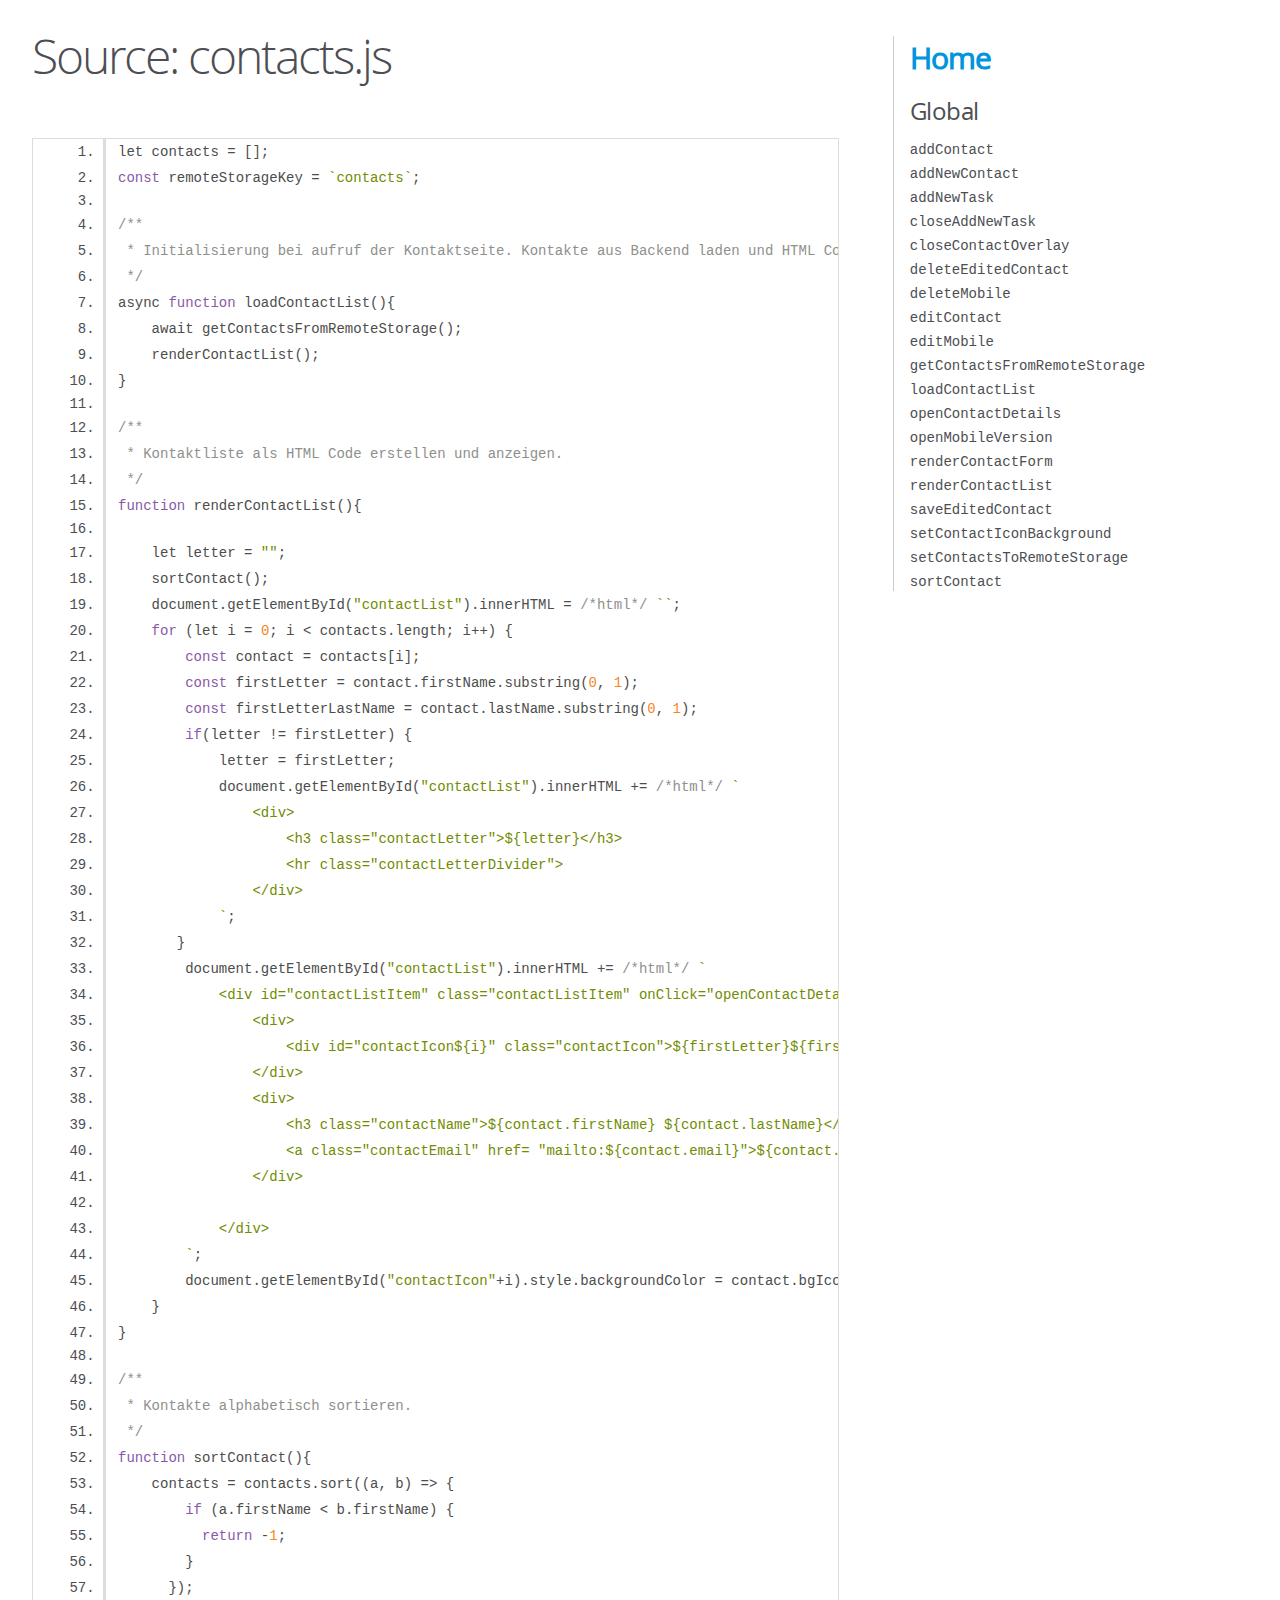
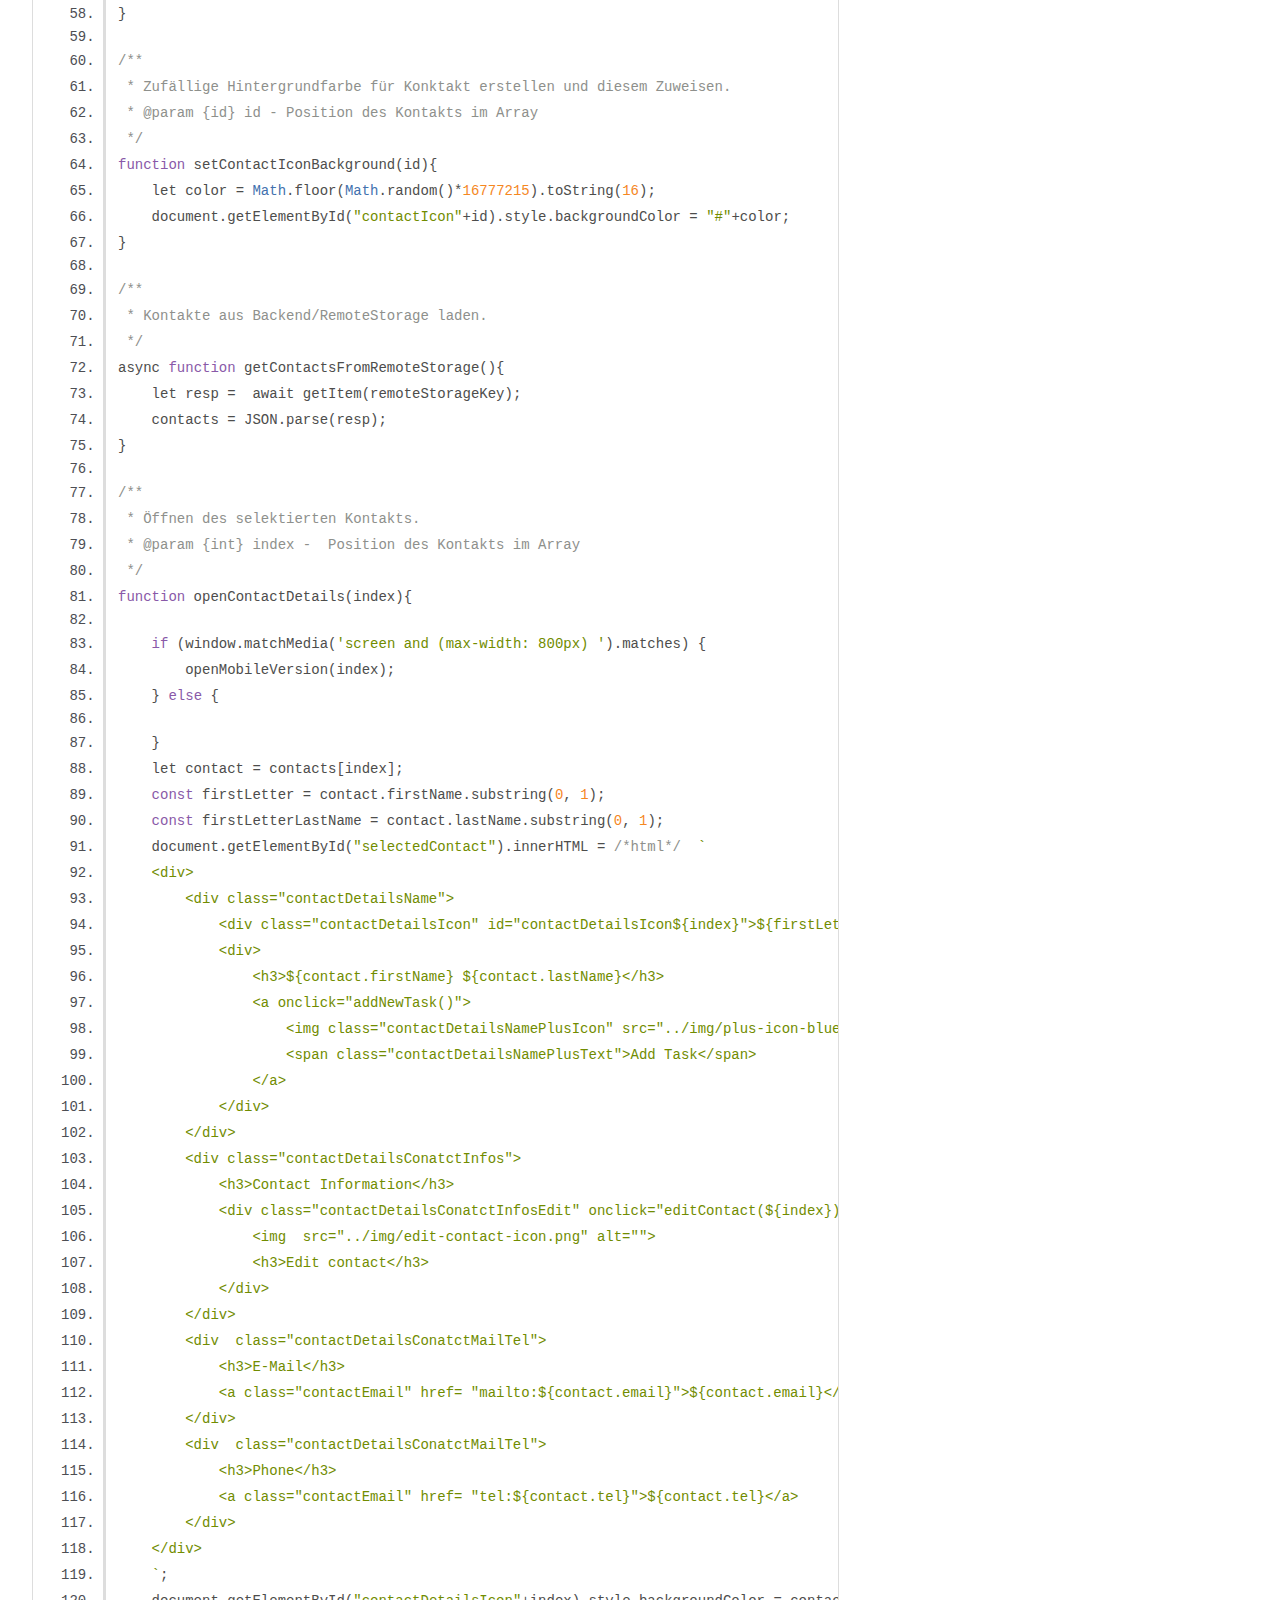
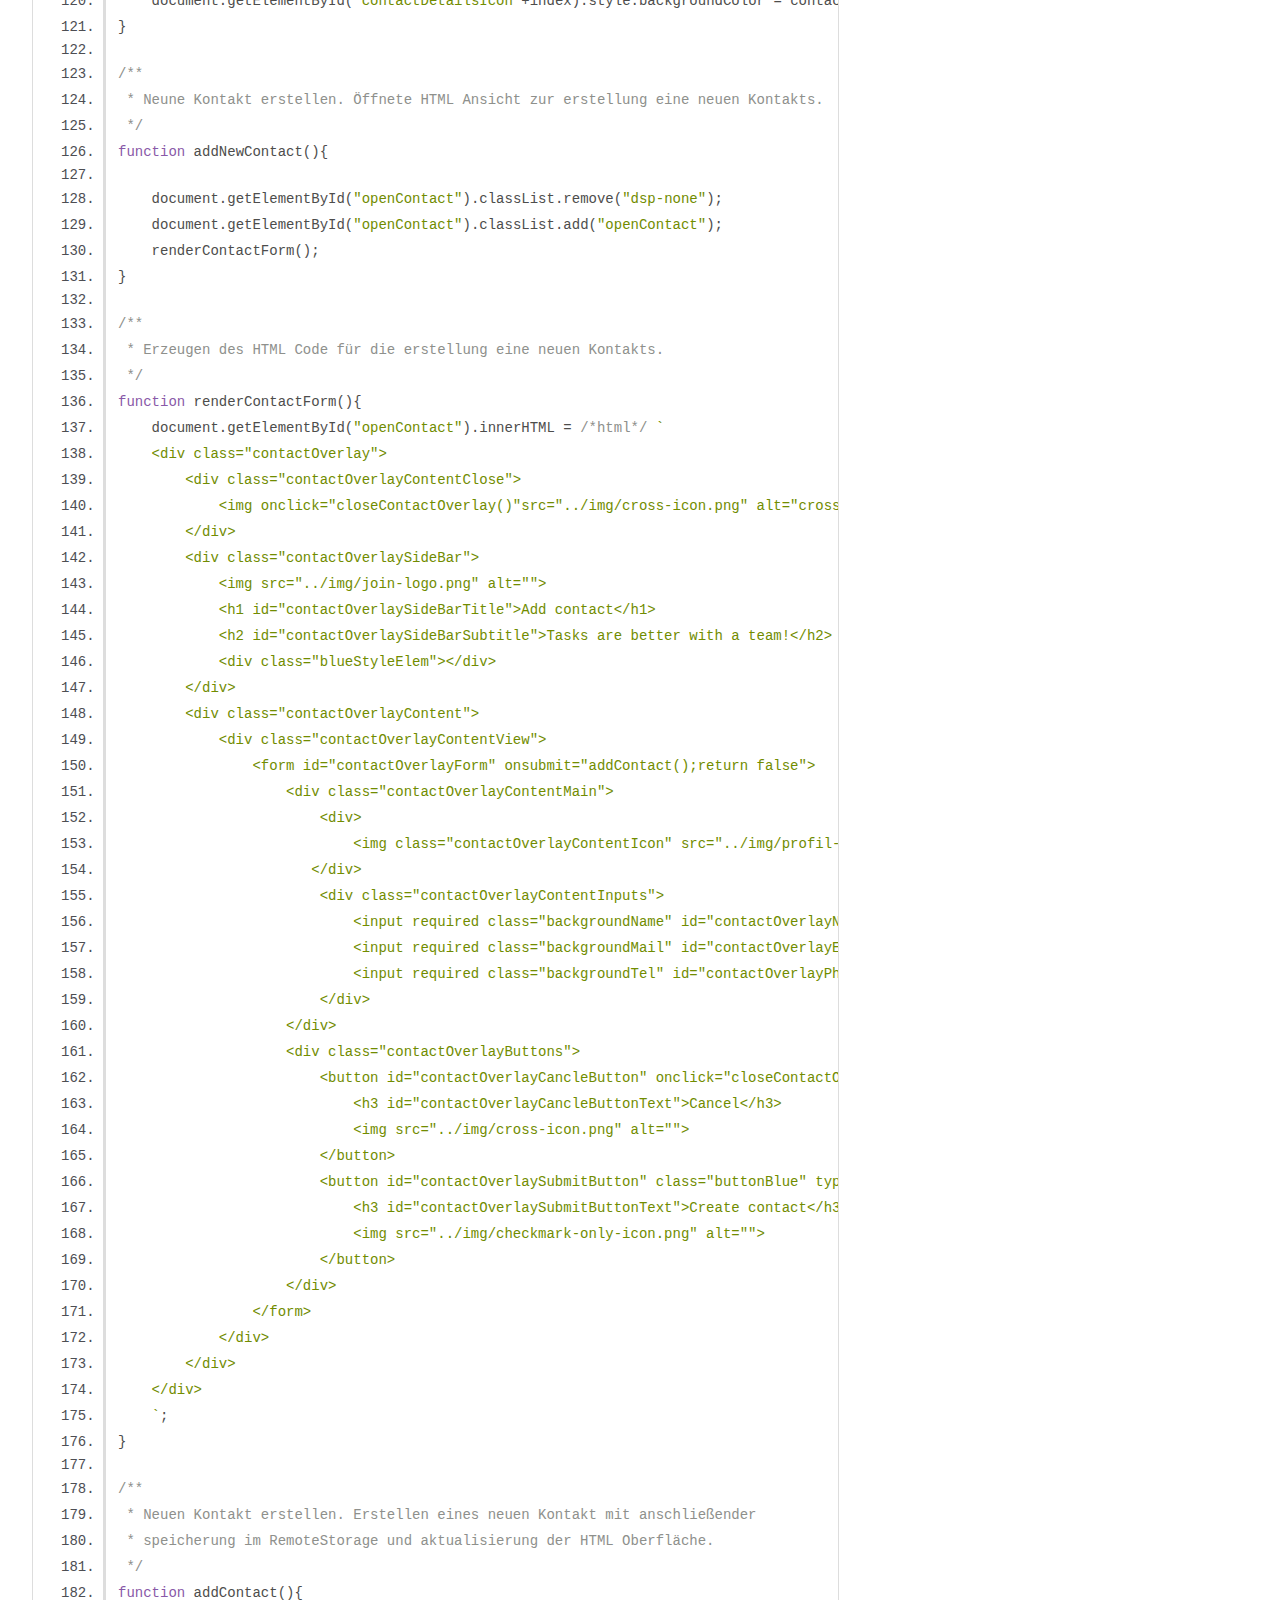
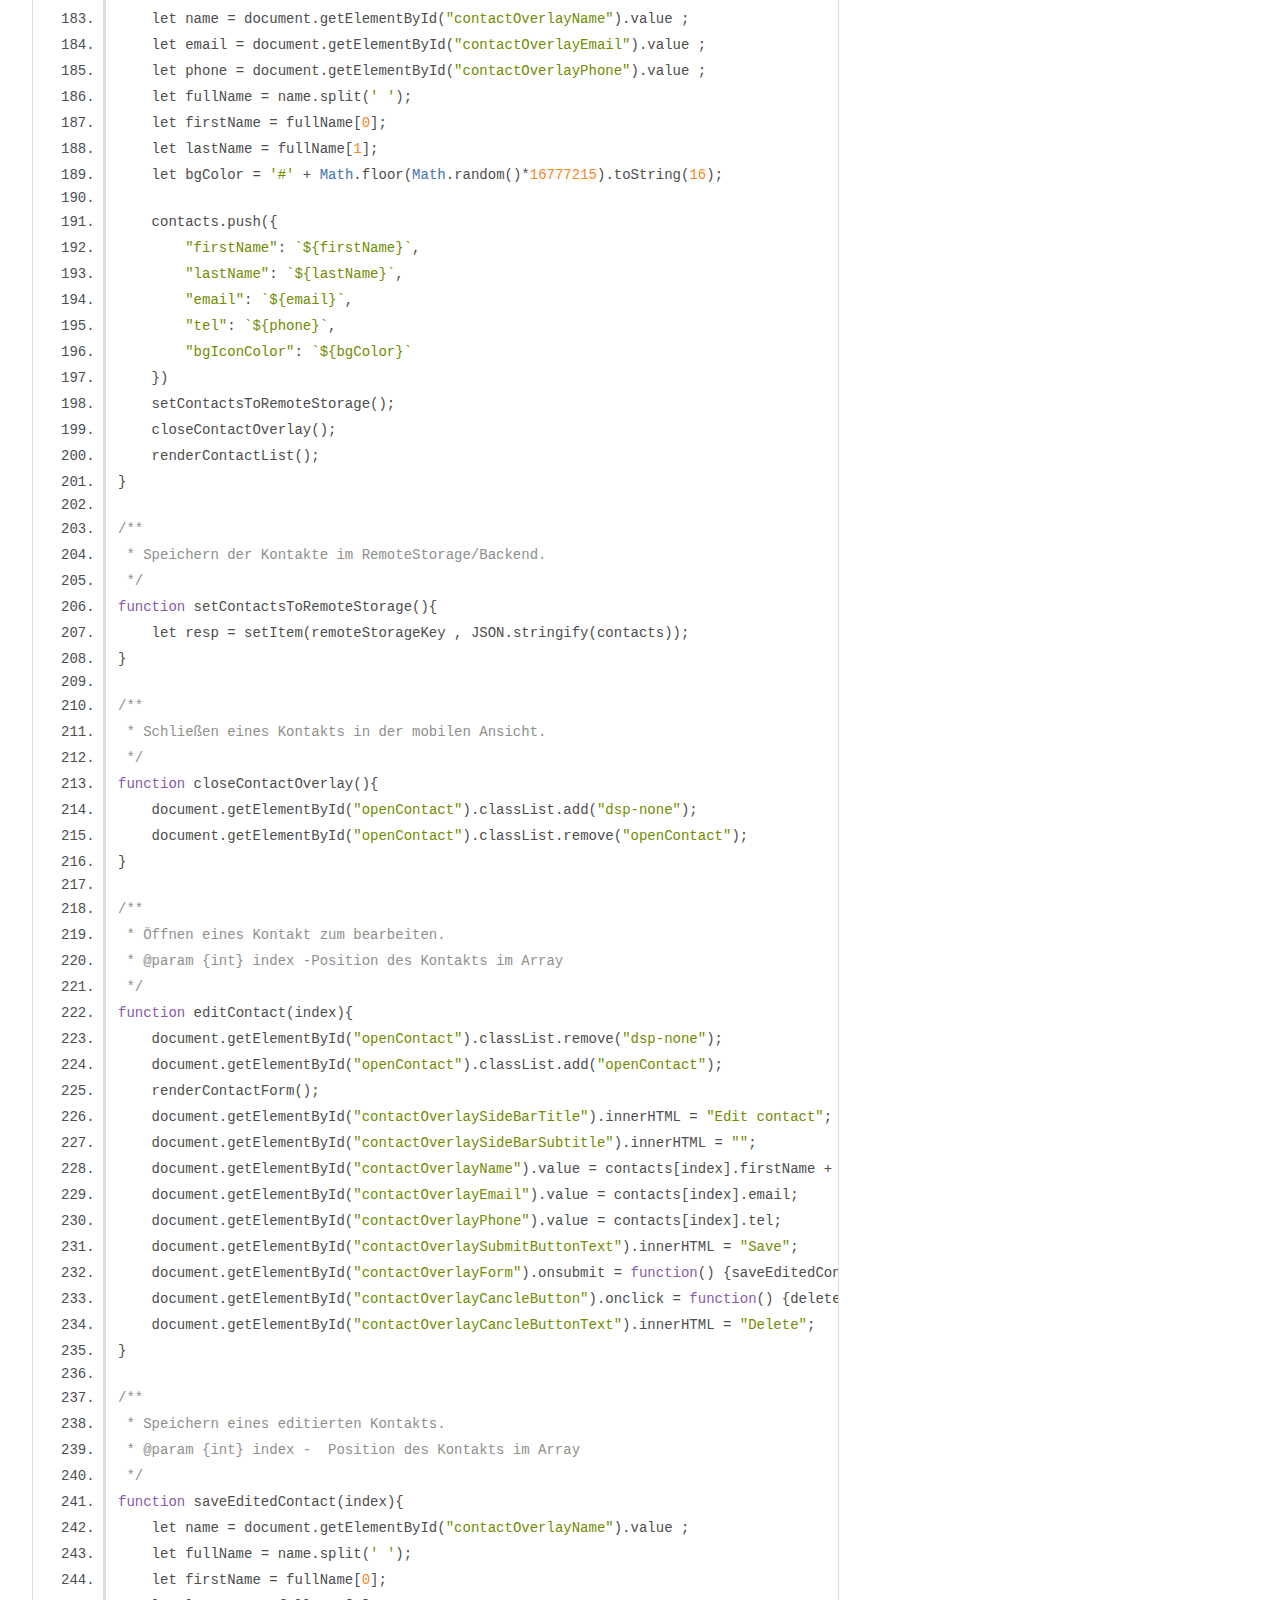
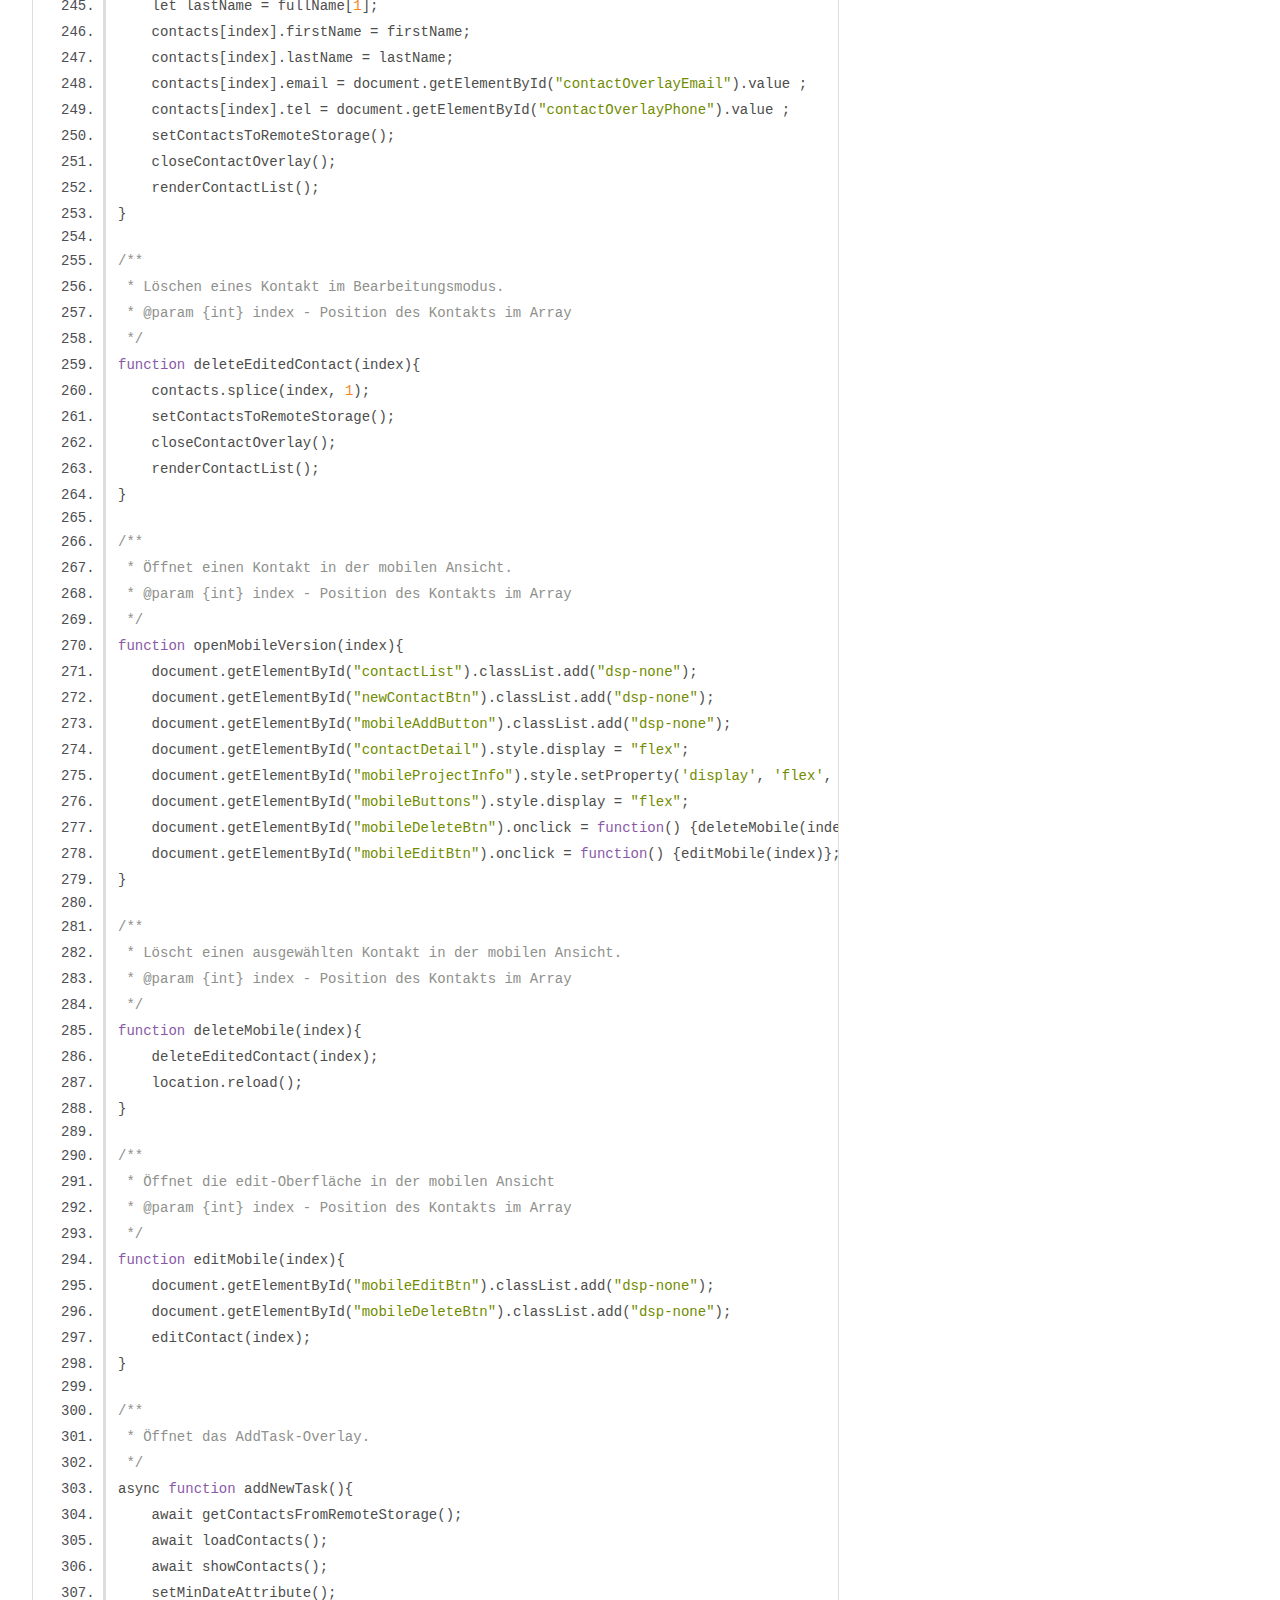
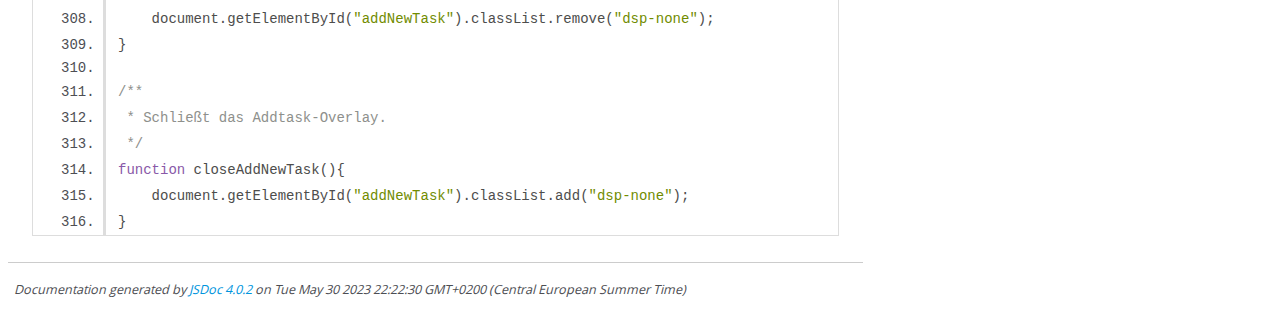
<file: out/contacts.js.html>
<!DOCTYPE html>
<html lang="en">
<head>
    <meta charset="utf-8">
    <title>JSDoc: Source: contacts.js</title>

    <script src="scripts/prettify/prettify.js"> </script>
    <script src="scripts/prettify/lang-css.js"> </script>
    <!--[if lt IE 9]>
      <script src="//html5shiv.googlecode.com/svn/trunk/html5.js"></script>
    <![endif]-->
    <link type="text/css" rel="stylesheet" href="styles/prettify-tomorrow.css">
    <link type="text/css" rel="stylesheet" href="styles/jsdoc-default.css">
</head>

<body>

<div id="main">

    <h1 class="page-title">Source: contacts.js</h1>

    



    
    <section>
        <article>
            <pre class="prettyprint source linenums"><code>let contacts = [];
const remoteStorageKey = `contacts`;

/**
 * Initialisierung bei aufruf der Kontaktseite. Kontakte aus Backend laden und HTML Code generieren. 
 */
async function loadContactList(){
    await getContactsFromRemoteStorage();
    renderContactList();
}

/**
 * Kontaktliste als HTML Code erstellen und anzeigen.
 */
function renderContactList(){

    let letter = ""; 
    sortContact();
    document.getElementById("contactList").innerHTML = /*html*/ ``; 
    for (let i = 0; i &lt; contacts.length; i++) {
        const contact = contacts[i];
        const firstLetter = contact.firstName.substring(0, 1); 
        const firstLetterLastName = contact.lastName.substring(0, 1); 
        if(letter != firstLetter) {
            letter = firstLetter; 
            document.getElementById("contactList").innerHTML += /*html*/ `
                &lt;div>
                    &lt;h3 class="contactLetter">${letter}&lt;/h3>
                    &lt;hr class="contactLetterDivider">
                &lt;/div>
            `; 
       }
        document.getElementById("contactList").innerHTML += /*html*/ `
            &lt;div id="contactListItem" class="contactListItem" onClick="openContactDetails(${i})">
                &lt;div>
                    &lt;div id="contactIcon${i}" class="contactIcon">${firstLetter}${firstLetterLastName}&lt;/div>
                &lt;/div>
                &lt;div>
                    &lt;h3 class="contactName">${contact.firstName} ${contact.lastName}&lt;/h3>
                    &lt;a class="contactEmail" href= "mailto:${contact.email}">${contact.email}&lt;/a>
                &lt;/div>
               
            &lt;/div>
        `; 
        document.getElementById("contactIcon"+i).style.backgroundColor = contact.bgIconColor; 
    }
}

/**
 * Kontakte alphabetisch sortieren.
 */
function sortContact(){
    contacts = contacts.sort((a, b) => {
        if (a.firstName &lt; b.firstName) {
          return -1;
        }
      });
}

/**
 * Zufällige Hintergrundfarbe für Konktakt erstellen und diesem Zuweisen. 
 * @param {id} id - Position des Kontakts im Array
 */
function setContactIconBackground(id){
    let color = Math.floor(Math.random()*16777215).toString(16);
    document.getElementById("contactIcon"+id).style.backgroundColor = "#"+color; 
} 

/**
 * Kontakte aus Backend/RemoteStorage laden. 
 */
async function getContactsFromRemoteStorage(){
    let resp =  await getItem(remoteStorageKey);
    contacts = JSON.parse(resp); 
}

/**
 * Öffnen des selektierten Kontakts. 
 * @param {int} index -  Position des Kontakts im Array
 */
function openContactDetails(index){

    if (window.matchMedia('screen and (max-width: 800px) ').matches) {
        openMobileVersion(index); 
    } else {

    }
    let contact = contacts[index]; 
    const firstLetter = contact.firstName.substring(0, 1); 
    const firstLetterLastName = contact.lastName.substring(0, 1); 
    document.getElementById("selectedContact").innerHTML = /*html*/  `
    &lt;div>
        &lt;div class="contactDetailsName">
            &lt;div class="contactDetailsIcon" id="contactDetailsIcon${index}">${firstLetter}${firstLetterLastName}&lt;/div>
            &lt;div>
                &lt;h3>${contact.firstName} ${contact.lastName}&lt;/h3>
                &lt;a onclick="addNewTask()">
                    &lt;img class="contactDetailsNamePlusIcon" src="../img/plus-icon-blue.png" alt="PlusIcon">  
                    &lt;span class="contactDetailsNamePlusText">Add Task&lt;/span>
                &lt;/a>
            &lt;/div>
        &lt;/div>
        &lt;div class="contactDetailsConatctInfos">
            &lt;h3>Contact Information&lt;/h3>
            &lt;div class="contactDetailsConatctInfosEdit" onclick="editContact(${index})">
                &lt;img  src="../img/edit-contact-icon.png" alt="">
                &lt;h3>Edit contact&lt;/h3>
            &lt;/div>
        &lt;/div>
        &lt;div  class="contactDetailsConatctMailTel">
            &lt;h3>E-Mail&lt;/h3>
            &lt;a class="contactEmail" href= "mailto:${contact.email}">${contact.email}&lt;/a>
        &lt;/div>
        &lt;div  class="contactDetailsConatctMailTel">
            &lt;h3>Phone&lt;/h3>
            &lt;a class="contactEmail" href= "tel:${contact.tel}">${contact.tel}&lt;/a>
        &lt;/div>
    &lt;/div>
    `;
    document.getElementById("contactDetailsIcon"+index).style.backgroundColor = contact.bgIconColor; 
}

/**
 * Neune Kontakt erstellen. Öffnete HTML Ansicht zur erstellung eine neuen Kontakts. 
 */
function addNewContact(){

    document.getElementById("openContact").classList.remove("dsp-none");
    document.getElementById("openContact").classList.add("openContact"); 
    renderContactForm(); 
}

/**
 * Erzeugen des HTML Code für die erstellung eine neuen Kontakts.
 */
function renderContactForm(){
    document.getElementById("openContact").innerHTML = /*html*/ `
    &lt;div class="contactOverlay">
        &lt;div class="contactOverlayContentClose">
            &lt;img onclick="closeContactOverlay()"src="../img/cross-icon.png" alt="cross">
        &lt;/div>
        &lt;div class="contactOverlaySideBar">
            &lt;img src="../img/join-logo.png" alt="">
            &lt;h1 id="contactOverlaySideBarTitle">Add contact&lt;/h1>
            &lt;h2 id="contactOverlaySideBarSubtitle">Tasks are better with a team!&lt;/h2>
            &lt;div class="blueStyleElem">&lt;/div>
        &lt;/div>
        &lt;div class="contactOverlayContent">
            &lt;div class="contactOverlayContentView">
                &lt;form id="contactOverlayForm" onsubmit="addContact();return false">
                    &lt;div class="contactOverlayContentMain">
                        &lt;div>
                            &lt;img class="contactOverlayContentIcon" src="../img/profil-icon-white.png" alt="profilIcon">
                       &lt;/div>
                        &lt;div class="contactOverlayContentInputs">
                            &lt;input required class="backgroundName" id="contactOverlayName" placeholder="Name" type="text">
                            &lt;input required class="backgroundMail" id="contactOverlayEmail" placeholder="Email" type="email">
                            &lt;input required class="backgroundTel" id="contactOverlayPhone" placeholder="Phone" type="tel">
                        &lt;/div>
                    &lt;/div>
                    &lt;div class="contactOverlayButtons">
                        &lt;button id="contactOverlayCancleButton" onclick="closeContactOverlay()" type="button" class="buttonWhite">
                            &lt;h3 id="contactOverlayCancleButtonText">Cancel&lt;/h3>
                            &lt;img src="../img/cross-icon.png" alt=""> 
                        &lt;/button>
                        &lt;button id="contactOverlaySubmitButton" class="buttonBlue" type="submit">
                            &lt;h3 id="contactOverlaySubmitButtonText">Create contact&lt;/h3>
                            &lt;img src="../img/checkmark-only-icon.png" alt=""> 
                        &lt;/button>
                    &lt;/div>
                &lt;/form>
            &lt;/div>        
        &lt;/div>
    &lt;/div>
    `;
}

/**
 * Neuen Kontakt erstellen. Erstellen eines neuen Kontakt mit anschließender 
 * speicherung im RemoteStorage und aktualisierung der HTML Oberfläche.
 */
function addContact(){
    let name = document.getElementById("contactOverlayName").value ; 
    let email = document.getElementById("contactOverlayEmail").value ; 
    let phone = document.getElementById("contactOverlayPhone").value ; 
    let fullName = name.split(' '); 
    let firstName = fullName[0];
    let lastName = fullName[1];
    let bgColor = '#' + Math.floor(Math.random()*16777215).toString(16);

    contacts.push({
        "firstName": `${firstName}`,
        "lastName": `${lastName}`,
        "email": `${email}`,
        "tel": `${phone}`,
        "bgIconColor": `${bgColor}`
    })
    setContactsToRemoteStorage(); 
    closeContactOverlay(); 
    renderContactList(); 
}

/**
 * Speichern der Kontakte im RemoteStorage/Backend. 
 */
function setContactsToRemoteStorage(){
    let resp = setItem(remoteStorageKey , JSON.stringify(contacts)); 
}

/**
 * Schließen eines Kontakts in der mobilen Ansicht. 
 */
function closeContactOverlay(){
    document.getElementById("openContact").classList.add("dsp-none");
    document.getElementById("openContact").classList.remove("openContact"); 
}

/**
 * Öffnen eines Kontakt zum bearbeiten. 
 * @param {int} index -Position des Kontakts im Array
 */
function editContact(index){
    document.getElementById("openContact").classList.remove("dsp-none");
    document.getElementById("openContact").classList.add("openContact"); 
    renderContactForm(); 
    document.getElementById("contactOverlaySideBarTitle").innerHTML = "Edit contact"; 
    document.getElementById("contactOverlaySideBarSubtitle").innerHTML = ""; 
    document.getElementById("contactOverlayName").value = contacts[index].firstName + " " + contacts[index].lastName; 
    document.getElementById("contactOverlayEmail").value = contacts[index].email; 
    document.getElementById("contactOverlayPhone").value = contacts[index].tel; 
    document.getElementById("contactOverlaySubmitButtonText").innerHTML = "Save"; 
    document.getElementById("contactOverlayForm").onsubmit = function() {saveEditedContact(index)};
    document.getElementById("contactOverlayCancleButton").onclick = function() {deleteEditedContact(index)};
    document.getElementById("contactOverlayCancleButtonText").innerHTML = "Delete"; 
}

/**
 * Speichern eines editierten Kontakts.
 * @param {int} index -  Position des Kontakts im Array
 */
function saveEditedContact(index){
    let name = document.getElementById("contactOverlayName").value ; 
    let fullName = name.split(' '); 
    let firstName = fullName[0];
    let lastName = fullName[1];
    contacts[index].firstName = firstName; 
    contacts[index].lastName = lastName; 
    contacts[index].email = document.getElementById("contactOverlayEmail").value ; 
    contacts[index].tel = document.getElementById("contactOverlayPhone").value ; 
    setContactsToRemoteStorage(); 
    closeContactOverlay(); 
    renderContactList(); 
} 

/**
 * Löschen eines Kontakt im Bearbeitungsmodus. 
 * @param {int} index - Position des Kontakts im Array
 */
function deleteEditedContact(index){
    contacts.splice(index, 1); 
    setContactsToRemoteStorage(); 
    closeContactOverlay(); 
    renderContactList(); 
}

/**
 * Öffnet einen Kontakt in der mobilen Ansicht. 
 * @param {int} index - Position des Kontakts im Array
 */
function openMobileVersion(index){
    document.getElementById("contactList").classList.add("dsp-none");
    document.getElementById("newContactBtn").classList.add("dsp-none");
    document.getElementById("mobileAddButton").classList.add("dsp-none");
    document.getElementById("contactDetail").style.display = "flex";
    document.getElementById("mobileProjectInfo").style.setProperty('display', 'flex', 'important');
    document.getElementById("mobileButtons").style.display = "flex";
    document.getElementById("mobileDeleteBtn").onclick = function() {deleteMobile(index)};
    document.getElementById("mobileEditBtn").onclick = function() {editMobile(index)};
}

/**
 * Löscht einen ausgewählten Kontakt in der mobilen Ansicht.
 * @param {int} index - Position des Kontakts im Array
 */
function deleteMobile(index){
    deleteEditedContact(index); 
    location.reload();
}

/**
 * Öffnet die edit-Oberfläche in der mobilen Ansicht
 * @param {int} index - Position des Kontakts im Array
 */
function editMobile(index){
    document.getElementById("mobileEditBtn").classList.add("dsp-none");
    document.getElementById("mobileDeleteBtn").classList.add("dsp-none");
    editContact(index);
}

/**
 * Öffnet das AddTask-Overlay.
 */
async function addNewTask(){
    await getContactsFromRemoteStorage();
    await loadContacts();
    await showContacts();
    setMinDateAttribute();
    document.getElementById("addNewTask").classList.remove("dsp-none"); 
}

/**
 * Schließt das Addtask-Overlay.
 */
function closeAddNewTask(){
    document.getElementById("addNewTask").classList.add("dsp-none"); 
}</code></pre>
        </article>
    </section>




</div>

<nav>
    <h2><a href="index.html">Home</a></h2><h3>Global</h3><ul><li><a href="global.html#addContact">addContact</a></li><li><a href="global.html#addNewContact">addNewContact</a></li><li><a href="global.html#addNewTask">addNewTask</a></li><li><a href="global.html#closeAddNewTask">closeAddNewTask</a></li><li><a href="global.html#closeContactOverlay">closeContactOverlay</a></li><li><a href="global.html#deleteEditedContact">deleteEditedContact</a></li><li><a href="global.html#deleteMobile">deleteMobile</a></li><li><a href="global.html#editContact">editContact</a></li><li><a href="global.html#editMobile">editMobile</a></li><li><a href="global.html#getContactsFromRemoteStorage">getContactsFromRemoteStorage</a></li><li><a href="global.html#loadContactList">loadContactList</a></li><li><a href="global.html#openContactDetails">openContactDetails</a></li><li><a href="global.html#openMobileVersion">openMobileVersion</a></li><li><a href="global.html#renderContactForm">renderContactForm</a></li><li><a href="global.html#renderContactList">renderContactList</a></li><li><a href="global.html#saveEditedContact">saveEditedContact</a></li><li><a href="global.html#setContactIconBackground">setContactIconBackground</a></li><li><a href="global.html#setContactsToRemoteStorage">setContactsToRemoteStorage</a></li><li><a href="global.html#sortContact">sortContact</a></li></ul>
</nav>

<br class="clear">

<footer>
    Documentation generated by <a href="https://github.com/jsdoc/jsdoc">JSDoc 4.0.2</a> on Tue May 30 2023 22:22:30 GMT+0200 (Central European Summer Time)
</footer>

<script> prettyPrint(); </script>
<script src="scripts/linenumber.js"> </script>
</body>
</html>
</file>
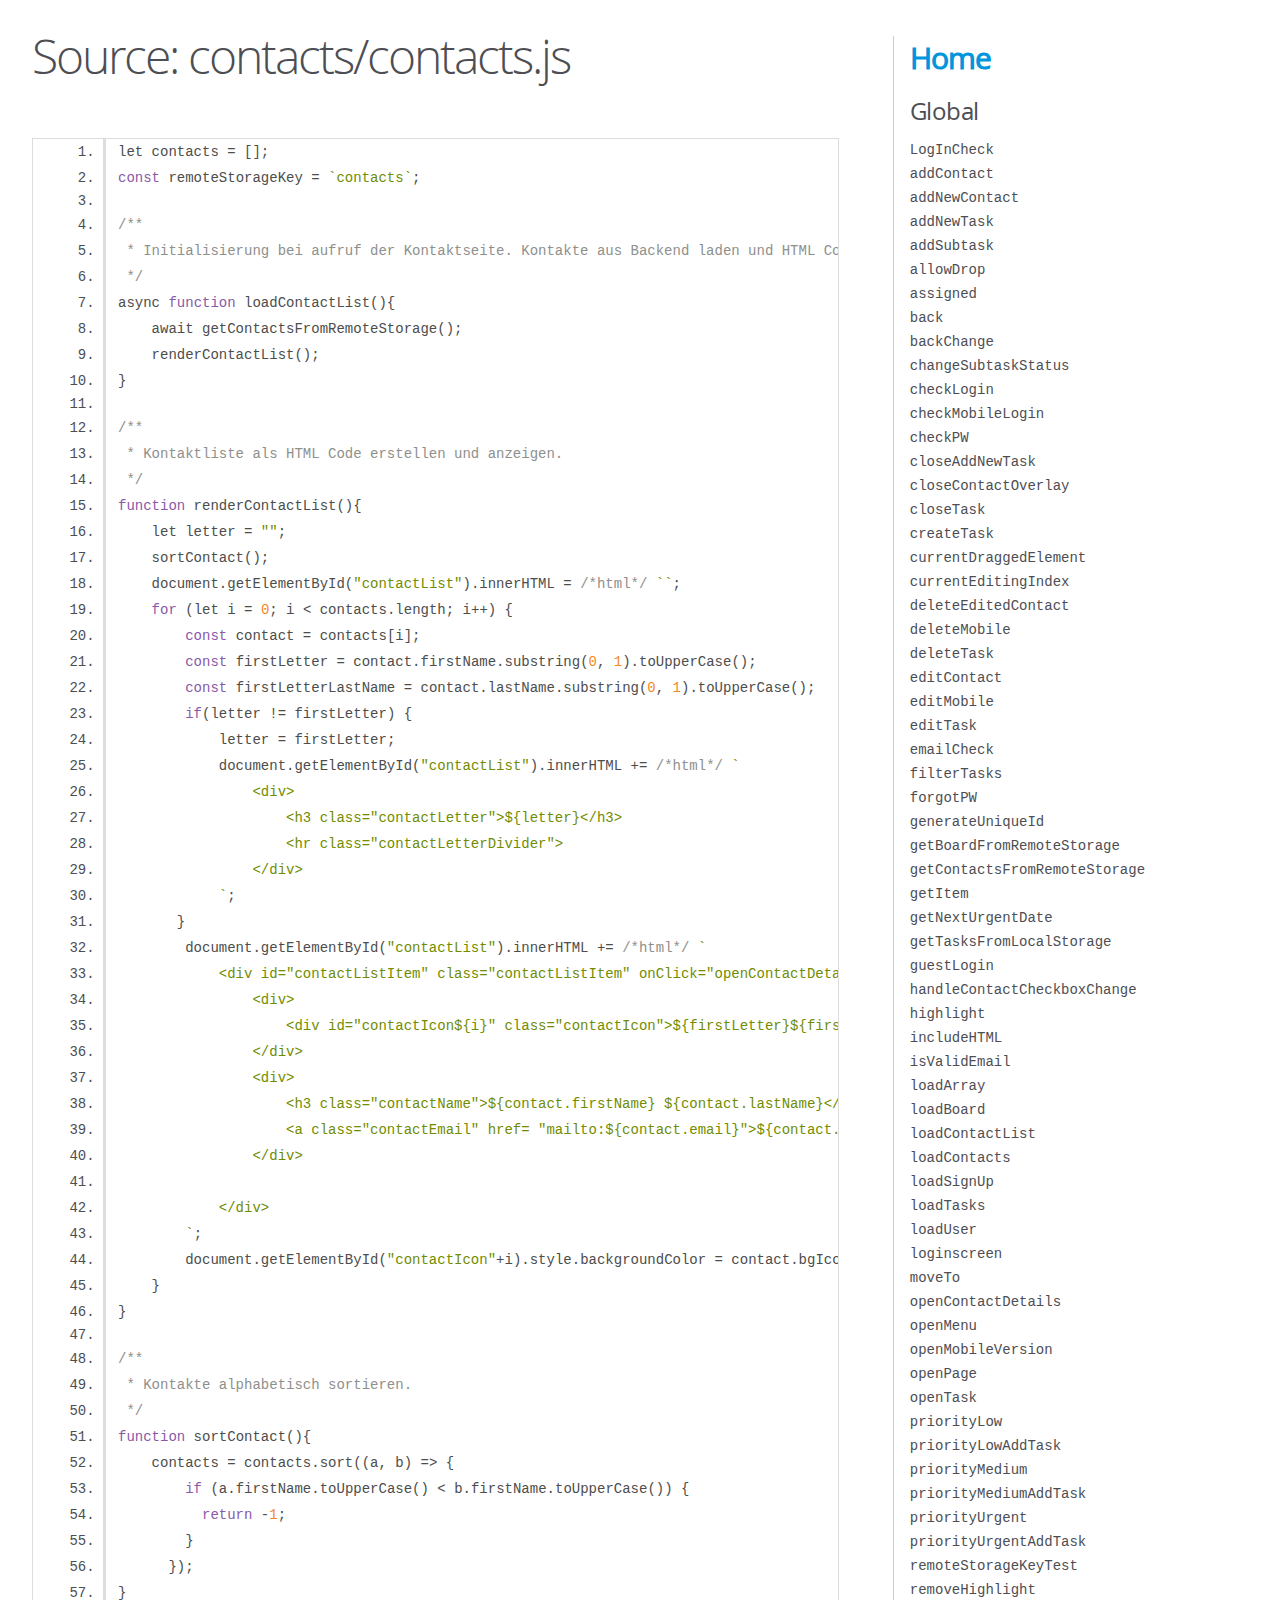
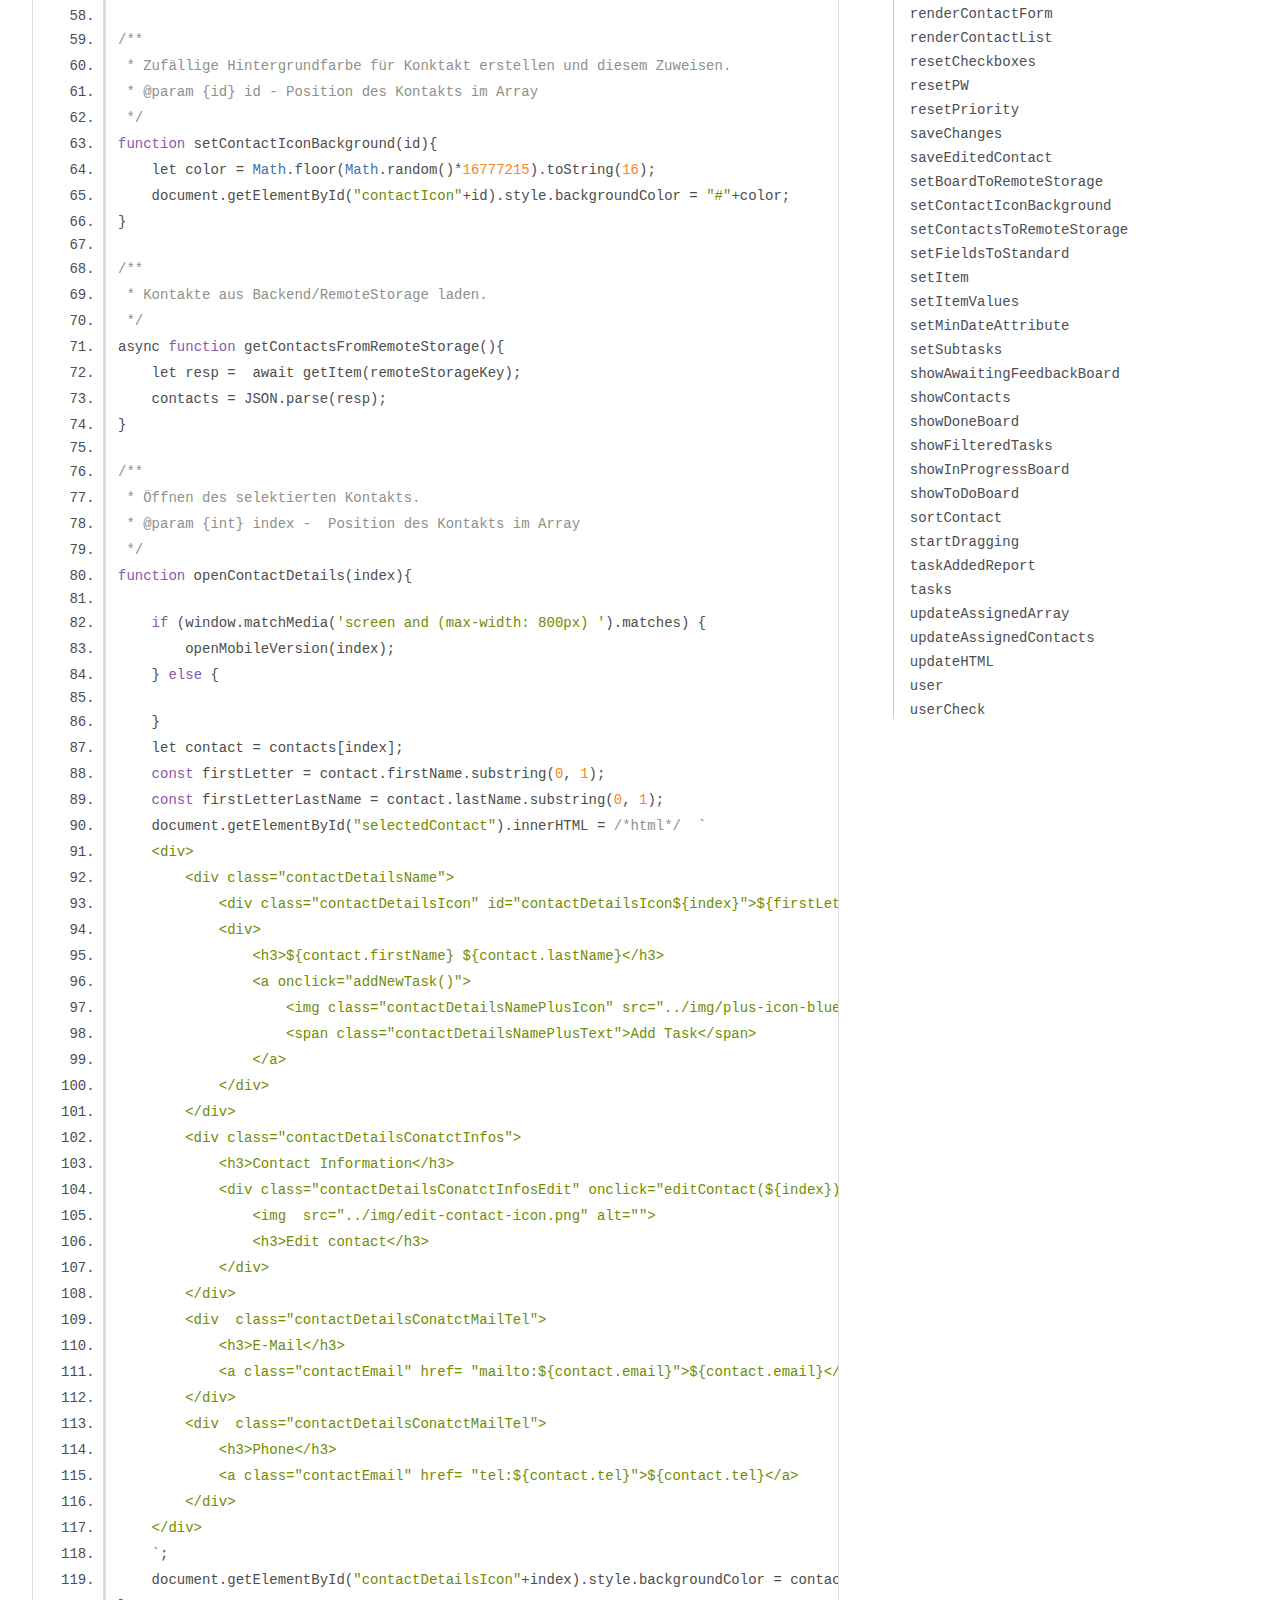
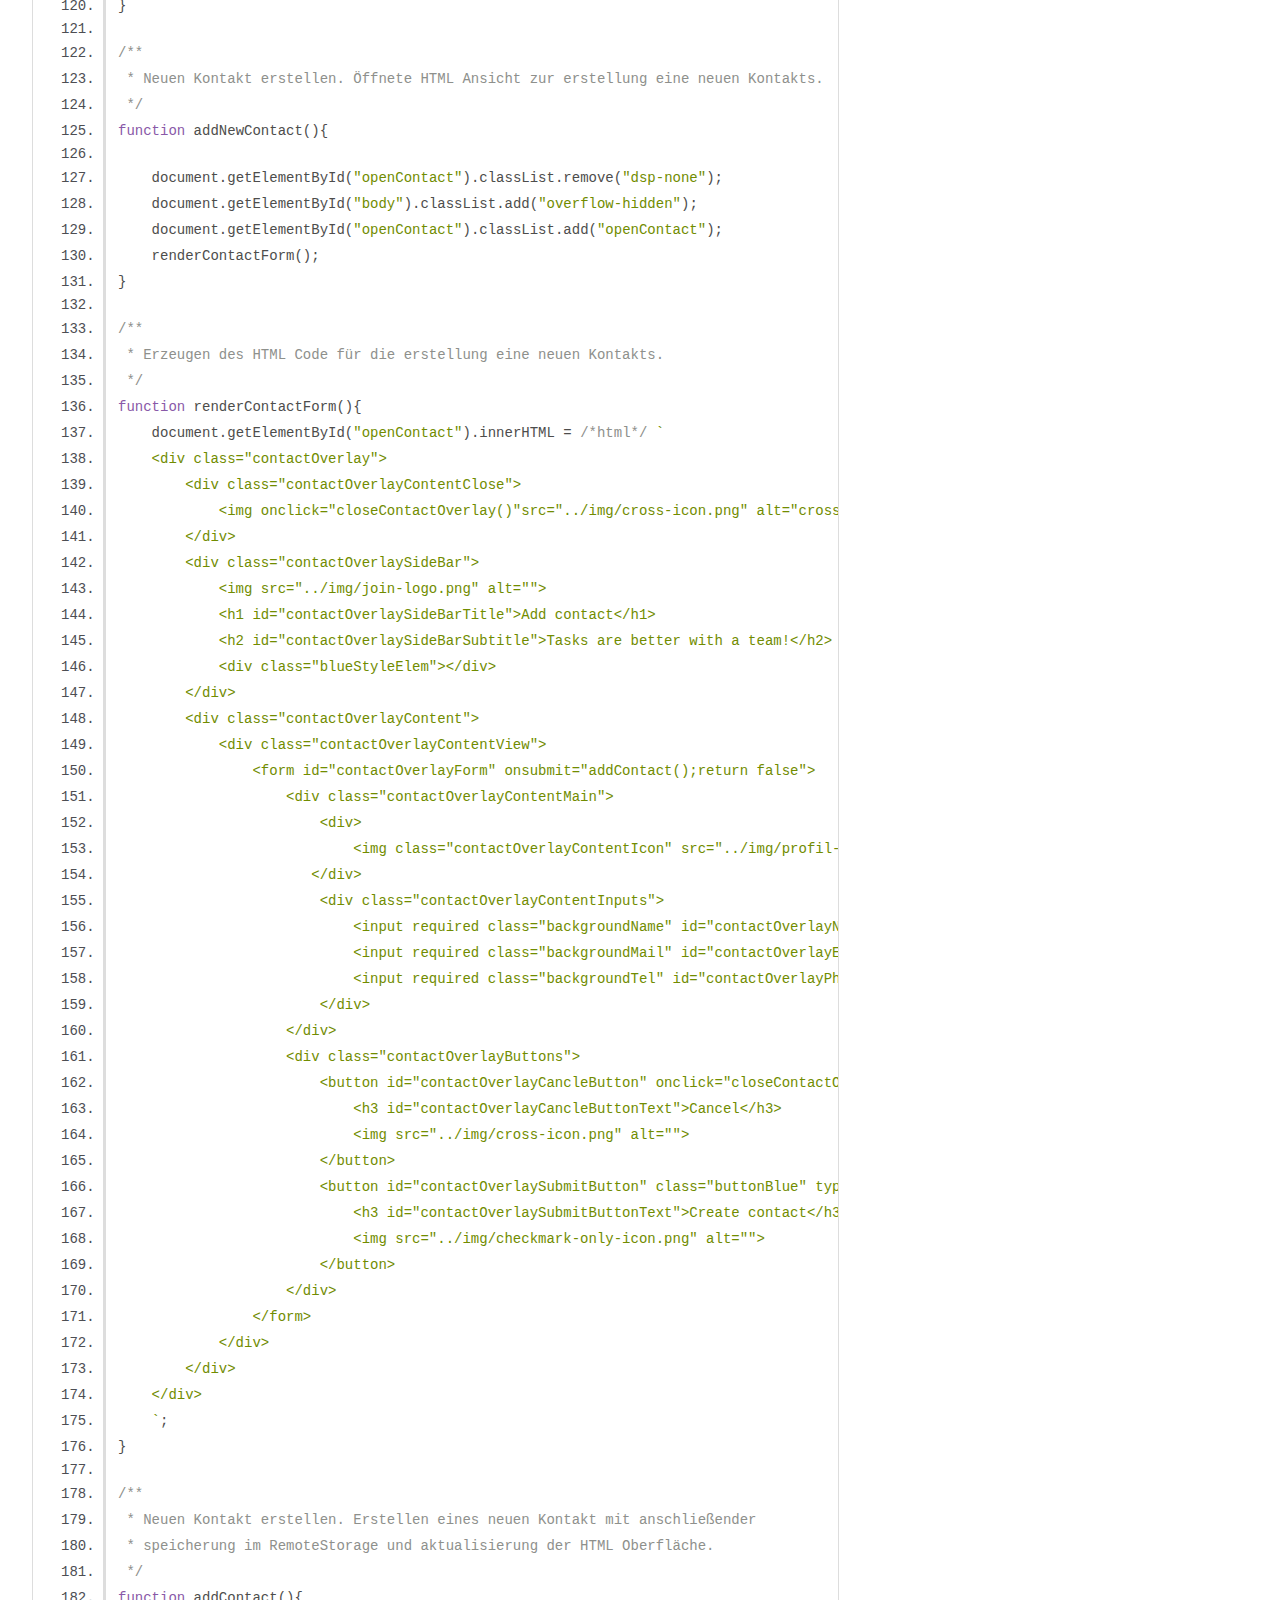
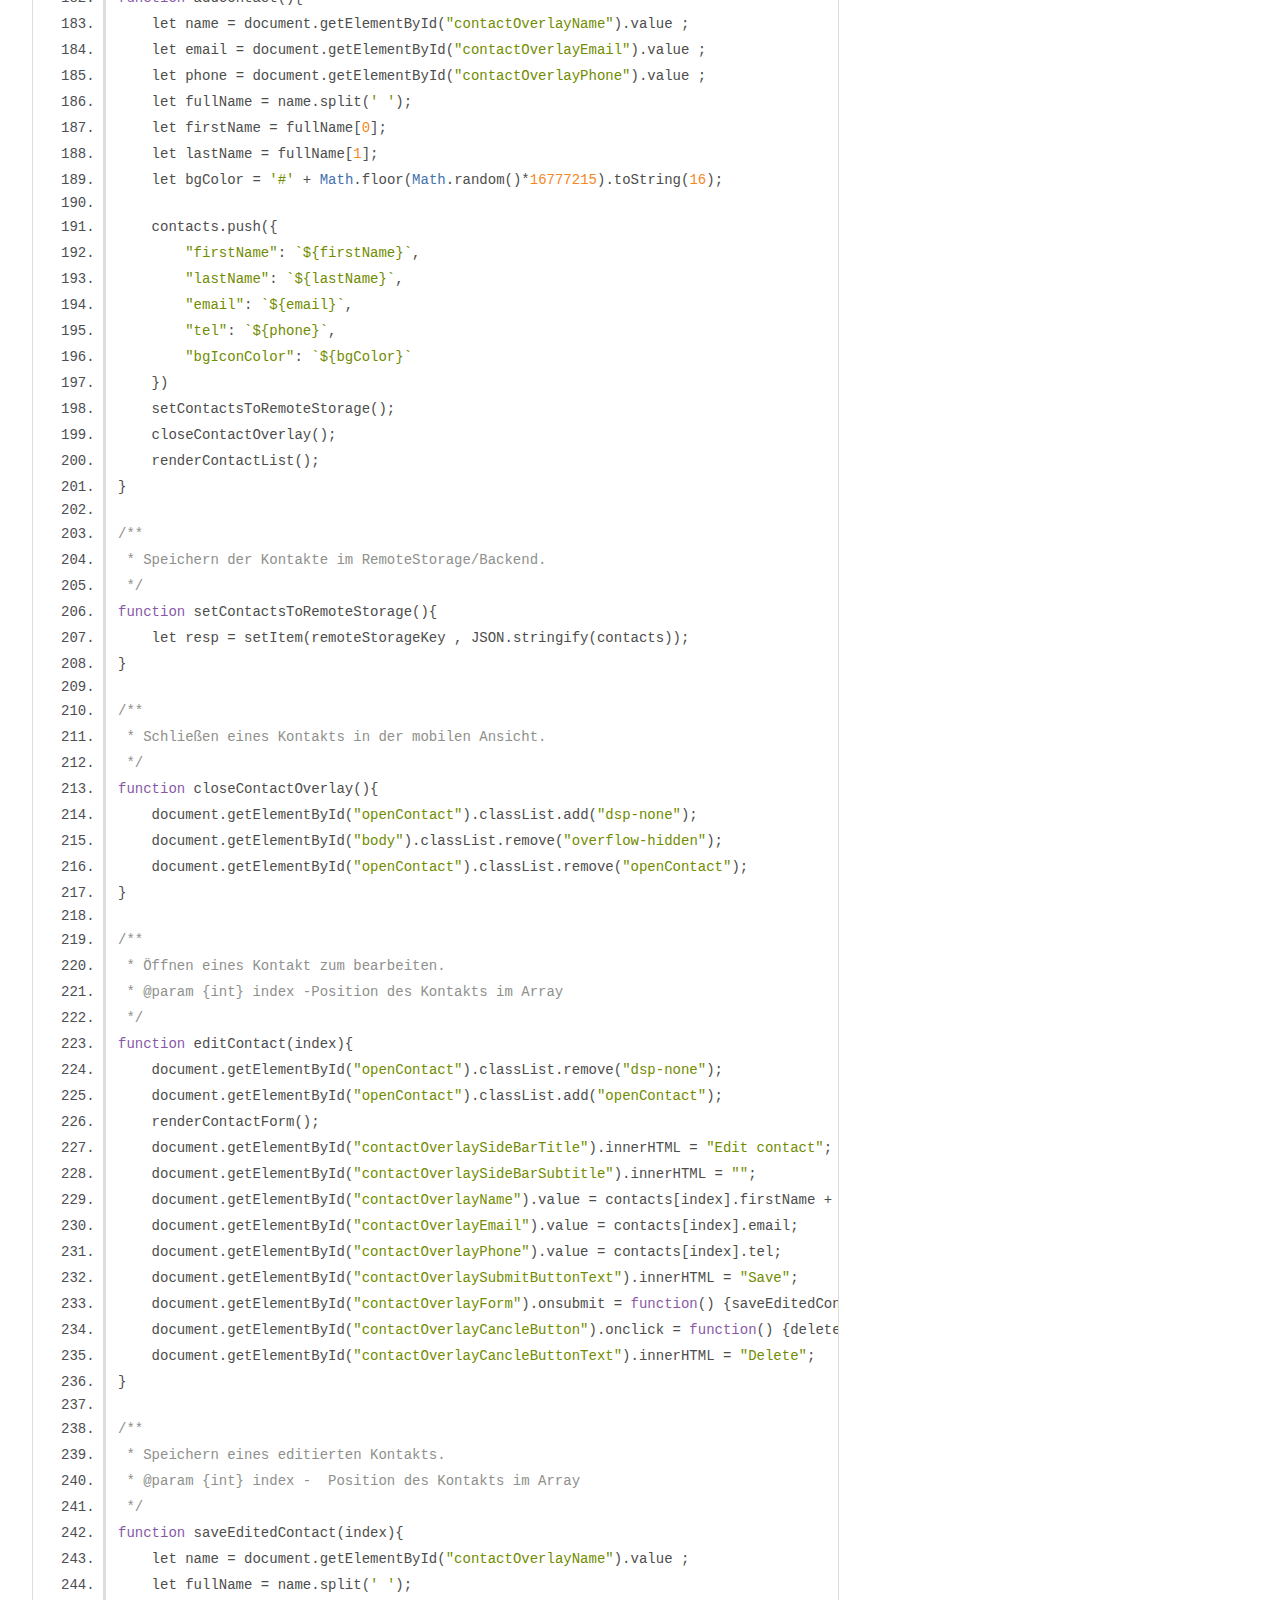
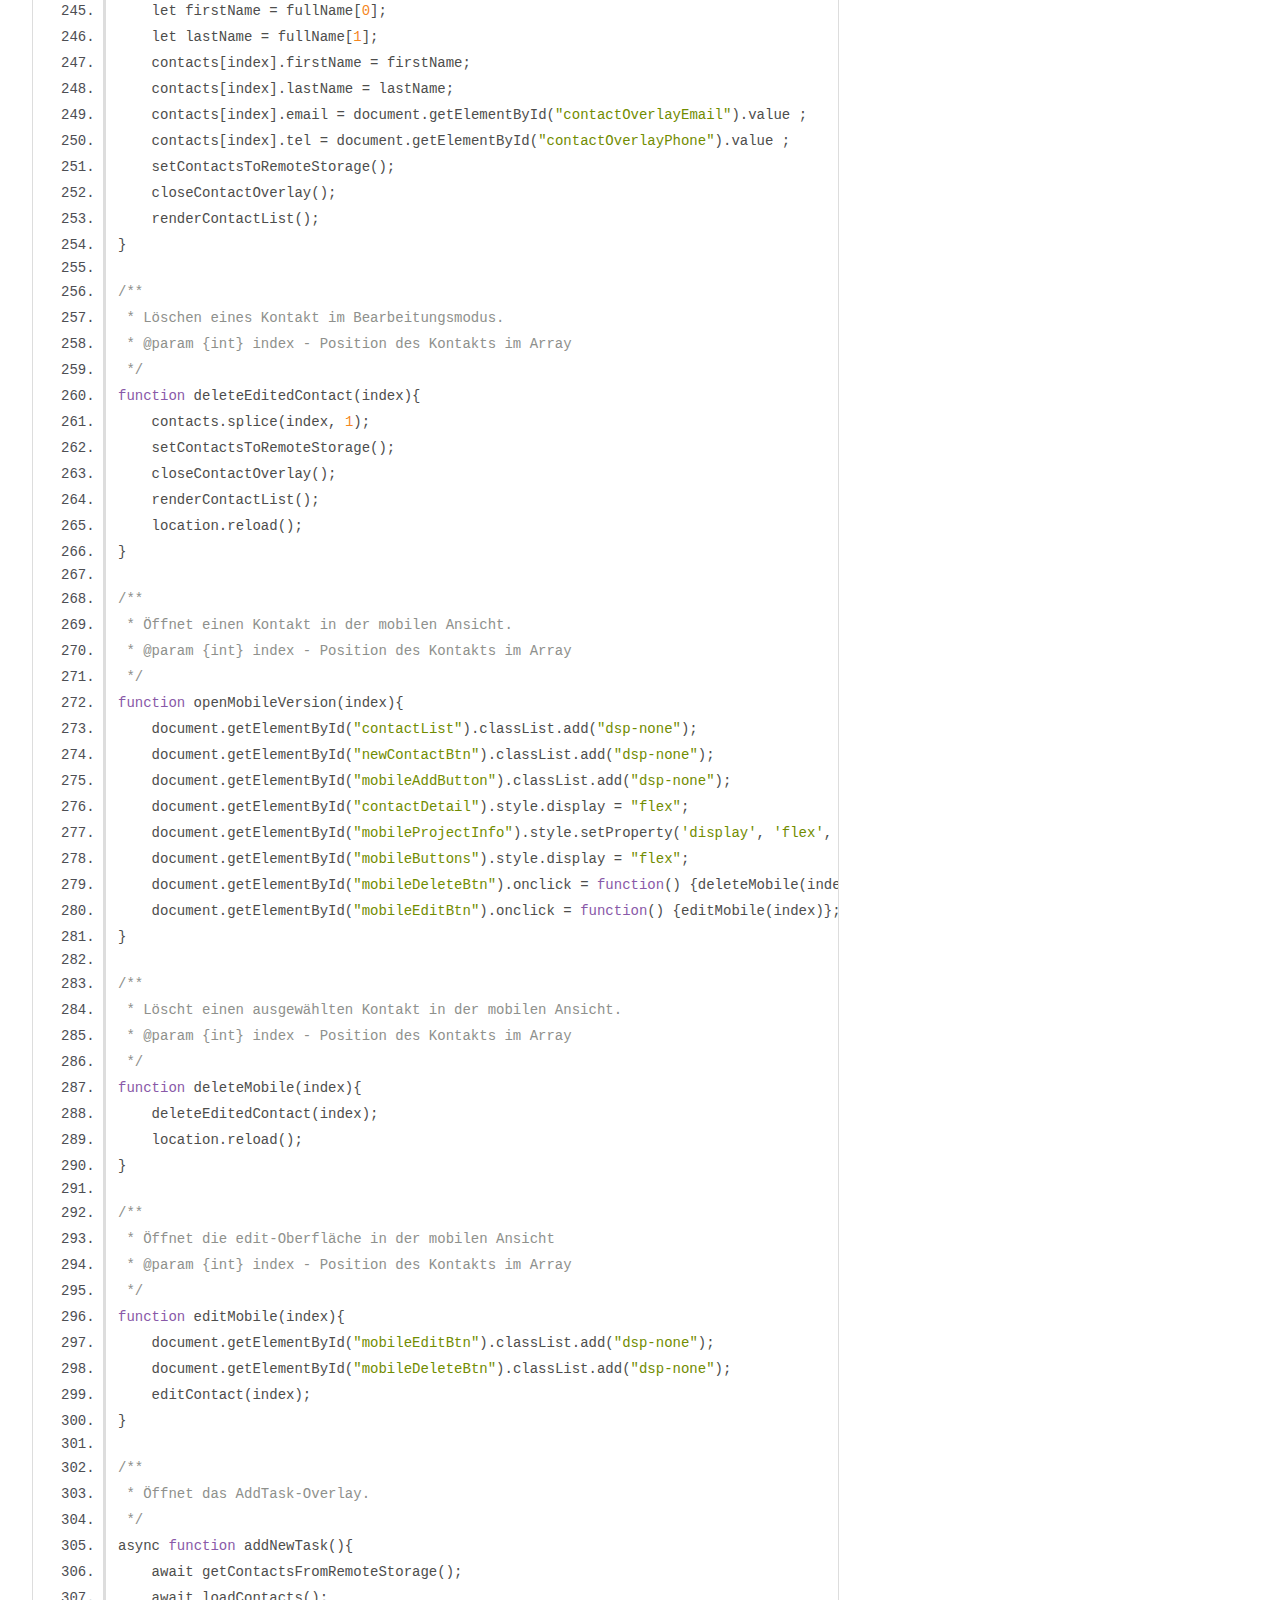
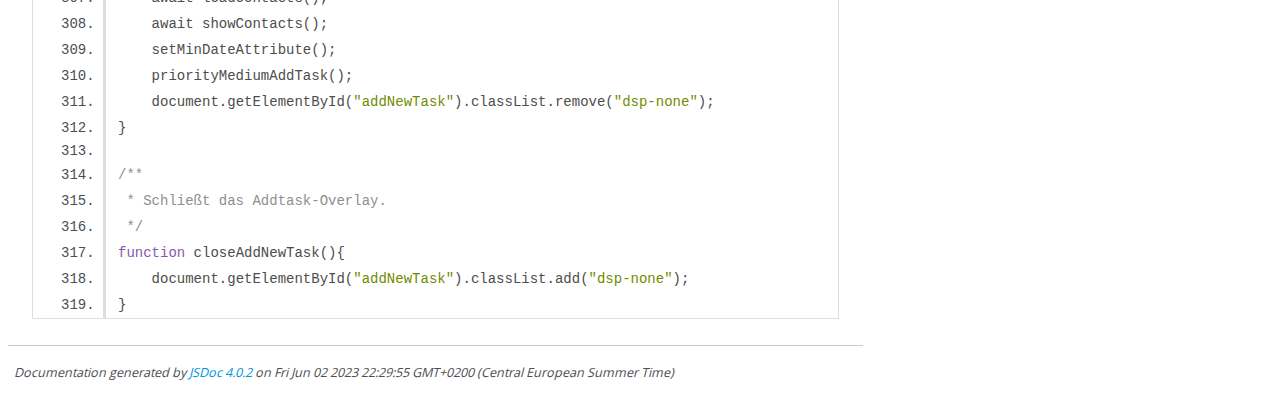
<file: out/contacts_contacts.js.html>
<!DOCTYPE html>
<html lang="en">
<head>
    <meta charset="utf-8">
    <title>JSDoc: Source: contacts/contacts.js</title>

    <script src="scripts/prettify/prettify.js"> </script>
    <script src="scripts/prettify/lang-css.js"> </script>
    <!--[if lt IE 9]>
      <script src="//html5shiv.googlecode.com/svn/trunk/html5.js"></script>
    <![endif]-->
    <link type="text/css" rel="stylesheet" href="styles/prettify-tomorrow.css">
    <link type="text/css" rel="stylesheet" href="styles/jsdoc-default.css">
</head>

<body>

<div id="main">

    <h1 class="page-title">Source: contacts/contacts.js</h1>

    



    
    <section>
        <article>
            <pre class="prettyprint source linenums"><code>let contacts = [];
const remoteStorageKey = `contacts`;

/**
 * Initialisierung bei aufruf der Kontaktseite. Kontakte aus Backend laden und HTML Code generieren. 
 */
async function loadContactList(){
    await getContactsFromRemoteStorage();
    renderContactList();
}

/**
 * Kontaktliste als HTML Code erstellen und anzeigen.
 */
function renderContactList(){
    let letter = ""; 
    sortContact();
    document.getElementById("contactList").innerHTML = /*html*/ ``; 
    for (let i = 0; i &lt; contacts.length; i++) {
        const contact = contacts[i];
        const firstLetter = contact.firstName.substring(0, 1).toUpperCase(); 
        const firstLetterLastName = contact.lastName.substring(0, 1).toUpperCase(); 
        if(letter != firstLetter) {
            letter = firstLetter; 
            document.getElementById("contactList").innerHTML += /*html*/ `
                &lt;div>
                    &lt;h3 class="contactLetter">${letter}&lt;/h3>
                    &lt;hr class="contactLetterDivider">
                &lt;/div>
            `; 
       }
        document.getElementById("contactList").innerHTML += /*html*/ `
            &lt;div id="contactListItem" class="contactListItem" onClick="openContactDetails(${i})">
                &lt;div>
                    &lt;div id="contactIcon${i}" class="contactIcon">${firstLetter}${firstLetterLastName}&lt;/div>
                &lt;/div>
                &lt;div>
                    &lt;h3 class="contactName">${contact.firstName} ${contact.lastName}&lt;/h3>
                    &lt;a class="contactEmail" href= "mailto:${contact.email}">${contact.email}&lt;/a>
                &lt;/div>
               
            &lt;/div>
        `; 
        document.getElementById("contactIcon"+i).style.backgroundColor = contact.bgIconColor; 
    }
}

/**
 * Kontakte alphabetisch sortieren.
 */
function sortContact(){
    contacts = contacts.sort((a, b) => {
        if (a.firstName.toUpperCase() &lt; b.firstName.toUpperCase()) {
          return -1;
        }
      });
}

/**
 * Zufällige Hintergrundfarbe für Konktakt erstellen und diesem Zuweisen. 
 * @param {id} id - Position des Kontakts im Array
 */
function setContactIconBackground(id){
    let color = Math.floor(Math.random()*16777215).toString(16);
    document.getElementById("contactIcon"+id).style.backgroundColor = "#"+color; 
} 

/**
 * Kontakte aus Backend/RemoteStorage laden. 
 */
async function getContactsFromRemoteStorage(){
    let resp =  await getItem(remoteStorageKey);
    contacts = JSON.parse(resp); 
}

/**
 * Öffnen des selektierten Kontakts. 
 * @param {int} index -  Position des Kontakts im Array
 */
function openContactDetails(index){

    if (window.matchMedia('screen and (max-width: 800px) ').matches) {
        openMobileVersion(index); 
    } else {

    }
    let contact = contacts[index]; 
    const firstLetter = contact.firstName.substring(0, 1); 
    const firstLetterLastName = contact.lastName.substring(0, 1); 
    document.getElementById("selectedContact").innerHTML = /*html*/  `
    &lt;div>
        &lt;div class="contactDetailsName">
            &lt;div class="contactDetailsIcon" id="contactDetailsIcon${index}">${firstLetter}${firstLetterLastName}&lt;/div>
            &lt;div>
                &lt;h3>${contact.firstName} ${contact.lastName}&lt;/h3>
                &lt;a onclick="addNewTask()">
                    &lt;img class="contactDetailsNamePlusIcon" src="../img/plus-icon-blue.png" alt="PlusIcon">  
                    &lt;span class="contactDetailsNamePlusText">Add Task&lt;/span>
                &lt;/a>
            &lt;/div>
        &lt;/div>
        &lt;div class="contactDetailsConatctInfos">
            &lt;h3>Contact Information&lt;/h3>
            &lt;div class="contactDetailsConatctInfosEdit" onclick="editContact(${index})">
                &lt;img  src="../img/edit-contact-icon.png" alt="">
                &lt;h3>Edit contact&lt;/h3>
            &lt;/div>
        &lt;/div>
        &lt;div  class="contactDetailsConatctMailTel">
            &lt;h3>E-Mail&lt;/h3>
            &lt;a class="contactEmail" href= "mailto:${contact.email}">${contact.email}&lt;/a>
        &lt;/div>
        &lt;div  class="contactDetailsConatctMailTel">
            &lt;h3>Phone&lt;/h3>
            &lt;a class="contactEmail" href= "tel:${contact.tel}">${contact.tel}&lt;/a>
        &lt;/div>
    &lt;/div>
    `;
    document.getElementById("contactDetailsIcon"+index).style.backgroundColor = contact.bgIconColor; 
}

/**
 * Neuen Kontakt erstellen. Öffnete HTML Ansicht zur erstellung eine neuen Kontakts. 
 */
function addNewContact(){

    document.getElementById("openContact").classList.remove("dsp-none");
    document.getElementById("body").classList.add("overflow-hidden"); 
    document.getElementById("openContact").classList.add("openContact"); 
    renderContactForm(); 
}

/**
 * Erzeugen des HTML Code für die erstellung eine neuen Kontakts.
 */
function renderContactForm(){
    document.getElementById("openContact").innerHTML = /*html*/ `
    &lt;div class="contactOverlay">
        &lt;div class="contactOverlayContentClose">
            &lt;img onclick="closeContactOverlay()"src="../img/cross-icon.png" alt="cross">
        &lt;/div>
        &lt;div class="contactOverlaySideBar">
            &lt;img src="../img/join-logo.png" alt="">
            &lt;h1 id="contactOverlaySideBarTitle">Add contact&lt;/h1>
            &lt;h2 id="contactOverlaySideBarSubtitle">Tasks are better with a team!&lt;/h2>
            &lt;div class="blueStyleElem">&lt;/div>
        &lt;/div>
        &lt;div class="contactOverlayContent">
            &lt;div class="contactOverlayContentView">
                &lt;form id="contactOverlayForm" onsubmit="addContact();return false">
                    &lt;div class="contactOverlayContentMain">
                        &lt;div>
                            &lt;img class="contactOverlayContentIcon" src="../img/profil-icon-white.png" alt="profilIcon">
                       &lt;/div>
                        &lt;div class="contactOverlayContentInputs">
                            &lt;input required class="backgroundName" id="contactOverlayName" placeholder="Name" type="text">
                            &lt;input required class="backgroundMail" id="contactOverlayEmail" placeholder="Email" type="email">
                            &lt;input required class="backgroundTel" id="contactOverlayPhone" placeholder="Phone" type="tel">
                        &lt;/div>
                    &lt;/div>
                    &lt;div class="contactOverlayButtons">
                        &lt;button id="contactOverlayCancleButton" onclick="closeContactOverlay()" type="button" class="buttonWhite">
                            &lt;h3 id="contactOverlayCancleButtonText">Cancel&lt;/h3>
                            &lt;img src="../img/cross-icon.png" alt=""> 
                        &lt;/button>
                        &lt;button id="contactOverlaySubmitButton" class="buttonBlue" type="submit">
                            &lt;h3 id="contactOverlaySubmitButtonText">Create contact&lt;/h3>
                            &lt;img src="../img/checkmark-only-icon.png" alt=""> 
                        &lt;/button>
                    &lt;/div>
                &lt;/form>
            &lt;/div>        
        &lt;/div>
    &lt;/div>
    `;
}

/**
 * Neuen Kontakt erstellen. Erstellen eines neuen Kontakt mit anschließender 
 * speicherung im RemoteStorage und aktualisierung der HTML Oberfläche.
 */
function addContact(){
    let name = document.getElementById("contactOverlayName").value ; 
    let email = document.getElementById("contactOverlayEmail").value ; 
    let phone = document.getElementById("contactOverlayPhone").value ; 
    let fullName = name.split(' '); 
    let firstName = fullName[0];
    let lastName = fullName[1];
    let bgColor = '#' + Math.floor(Math.random()*16777215).toString(16);

    contacts.push({
        "firstName": `${firstName}`,
        "lastName": `${lastName}`,
        "email": `${email}`,
        "tel": `${phone}`,
        "bgIconColor": `${bgColor}`
    })
    setContactsToRemoteStorage(); 
    closeContactOverlay(); 
    renderContactList(); 
}

/**
 * Speichern der Kontakte im RemoteStorage/Backend. 
 */
function setContactsToRemoteStorage(){
    let resp = setItem(remoteStorageKey , JSON.stringify(contacts)); 
}

/**
 * Schließen eines Kontakts in der mobilen Ansicht. 
 */
function closeContactOverlay(){
    document.getElementById("openContact").classList.add("dsp-none");
    document.getElementById("body").classList.remove("overflow-hidden"); 
    document.getElementById("openContact").classList.remove("openContact"); 
}

/**
 * Öffnen eines Kontakt zum bearbeiten. 
 * @param {int} index -Position des Kontakts im Array
 */
function editContact(index){
    document.getElementById("openContact").classList.remove("dsp-none");
    document.getElementById("openContact").classList.add("openContact"); 
    renderContactForm(); 
    document.getElementById("contactOverlaySideBarTitle").innerHTML = "Edit contact"; 
    document.getElementById("contactOverlaySideBarSubtitle").innerHTML = ""; 
    document.getElementById("contactOverlayName").value = contacts[index].firstName + " " + contacts[index].lastName; 
    document.getElementById("contactOverlayEmail").value = contacts[index].email; 
    document.getElementById("contactOverlayPhone").value = contacts[index].tel; 
    document.getElementById("contactOverlaySubmitButtonText").innerHTML = "Save"; 
    document.getElementById("contactOverlayForm").onsubmit = function() {saveEditedContact(index)};
    document.getElementById("contactOverlayCancleButton").onclick = function() {deleteEditedContact(index)};
    document.getElementById("contactOverlayCancleButtonText").innerHTML = "Delete"; 
}

/**
 * Speichern eines editierten Kontakts.
 * @param {int} index -  Position des Kontakts im Array
 */
function saveEditedContact(index){
    let name = document.getElementById("contactOverlayName").value ; 
    let fullName = name.split(' '); 
    let firstName = fullName[0];
    let lastName = fullName[1];
    contacts[index].firstName = firstName; 
    contacts[index].lastName = lastName; 
    contacts[index].email = document.getElementById("contactOverlayEmail").value ; 
    contacts[index].tel = document.getElementById("contactOverlayPhone").value ; 
    setContactsToRemoteStorage(); 
    closeContactOverlay(); 
    renderContactList(); 
} 

/**
 * Löschen eines Kontakt im Bearbeitungsmodus. 
 * @param {int} index - Position des Kontakts im Array
 */
function deleteEditedContact(index){
    contacts.splice(index, 1); 
    setContactsToRemoteStorage(); 
    closeContactOverlay(); 
    renderContactList(); 
    location.reload();
}

/**
 * Öffnet einen Kontakt in der mobilen Ansicht. 
 * @param {int} index - Position des Kontakts im Array
 */
function openMobileVersion(index){
    document.getElementById("contactList").classList.add("dsp-none");
    document.getElementById("newContactBtn").classList.add("dsp-none");
    document.getElementById("mobileAddButton").classList.add("dsp-none");
    document.getElementById("contactDetail").style.display = "flex";
    document.getElementById("mobileProjectInfo").style.setProperty('display', 'flex', 'important');
    document.getElementById("mobileButtons").style.display = "flex";
    document.getElementById("mobileDeleteBtn").onclick = function() {deleteMobile(index)};
    document.getElementById("mobileEditBtn").onclick = function() {editMobile(index)};
}

/**
 * Löscht einen ausgewählten Kontakt in der mobilen Ansicht.
 * @param {int} index - Position des Kontakts im Array
 */
function deleteMobile(index){
    deleteEditedContact(index); 
    location.reload();
}

/**
 * Öffnet die edit-Oberfläche in der mobilen Ansicht
 * @param {int} index - Position des Kontakts im Array
 */
function editMobile(index){
    document.getElementById("mobileEditBtn").classList.add("dsp-none");
    document.getElementById("mobileDeleteBtn").classList.add("dsp-none");
    editContact(index);
}

/**
 * Öffnet das AddTask-Overlay.
 */
async function addNewTask(){
    await getContactsFromRemoteStorage();
    await loadContacts();
    await showContacts();
    setMinDateAttribute();
    priorityMediumAddTask();
    document.getElementById("addNewTask").classList.remove("dsp-none"); 
}

/**
 * Schließt das Addtask-Overlay.
 */
function closeAddNewTask(){
    document.getElementById("addNewTask").classList.add("dsp-none"); 
}</code></pre>
        </article>
    </section>




</div>

<nav>
    <h2><a href="index.html">Home</a></h2><h3>Global</h3><ul><li><a href="global.html#LogInCheck">LogInCheck</a></li><li><a href="global.html#addContact">addContact</a></li><li><a href="global.html#addNewContact">addNewContact</a></li><li><a href="global.html#addNewTask">addNewTask</a></li><li><a href="global.html#addSubtask">addSubtask</a></li><li><a href="global.html#allowDrop">allowDrop</a></li><li><a href="global.html#assigned">assigned</a></li><li><a href="global.html#back">back</a></li><li><a href="global.html#backChange">backChange</a></li><li><a href="global.html#changeSubtaskStatus">changeSubtaskStatus</a></li><li><a href="global.html#checkLogin">checkLogin</a></li><li><a href="global.html#checkMobileLogin">checkMobileLogin</a></li><li><a href="global.html#checkPW">checkPW</a></li><li><a href="global.html#closeAddNewTask">closeAddNewTask</a></li><li><a href="global.html#closeContactOverlay">closeContactOverlay</a></li><li><a href="global.html#closeTask">closeTask</a></li><li><a href="global.html#createTask">createTask</a></li><li><a href="global.html#currentDraggedElement">currentDraggedElement</a></li><li><a href="global.html#currentEditingIndex">currentEditingIndex</a></li><li><a href="global.html#deleteEditedContact">deleteEditedContact</a></li><li><a href="global.html#deleteMobile">deleteMobile</a></li><li><a href="global.html#deleteTask">deleteTask</a></li><li><a href="global.html#editContact">editContact</a></li><li><a href="global.html#editMobile">editMobile</a></li><li><a href="global.html#editTask">editTask</a></li><li><a href="global.html#emailCheck">emailCheck</a></li><li><a href="global.html#filterTasks">filterTasks</a></li><li><a href="global.html#forgotPW">forgotPW</a></li><li><a href="global.html#generateUniqueId">generateUniqueId</a></li><li><a href="global.html#getBoardFromRemoteStorage">getBoardFromRemoteStorage</a></li><li><a href="global.html#getContactsFromRemoteStorage">getContactsFromRemoteStorage</a></li><li><a href="global.html#getItem">getItem</a></li><li><a href="global.html#getNextUrgentDate">getNextUrgentDate</a></li><li><a href="global.html#getTasksFromLocalStorage">getTasksFromLocalStorage</a></li><li><a href="global.html#guestLogin">guestLogin</a></li><li><a href="global.html#handleContactCheckboxChange">handleContactCheckboxChange</a></li><li><a href="global.html#highlight">highlight</a></li><li><a href="global.html#includeHTML">includeHTML</a></li><li><a href="global.html#isValidEmail">isValidEmail</a></li><li><a href="global.html#loadArray">loadArray</a></li><li><a href="global.html#loadBoard">loadBoard</a></li><li><a href="global.html#loadContactList">loadContactList</a></li><li><a href="global.html#loadContacts">loadContacts</a></li><li><a href="global.html#loadSignUp">loadSignUp</a></li><li><a href="global.html#loadTasks">loadTasks</a></li><li><a href="global.html#loadUser">loadUser</a></li><li><a href="global.html#loginscreen">loginscreen</a></li><li><a href="global.html#moveTo">moveTo</a></li><li><a href="global.html#openContactDetails">openContactDetails</a></li><li><a href="global.html#openMenu">openMenu</a></li><li><a href="global.html#openMobileVersion">openMobileVersion</a></li><li><a href="global.html#openPage">openPage</a></li><li><a href="global.html#openTask">openTask</a></li><li><a href="global.html#priorityLow">priorityLow</a></li><li><a href="global.html#priorityLowAddTask">priorityLowAddTask</a></li><li><a href="global.html#priorityMedium">priorityMedium</a></li><li><a href="global.html#priorityMediumAddTask">priorityMediumAddTask</a></li><li><a href="global.html#priorityUrgent">priorityUrgent</a></li><li><a href="global.html#priorityUrgentAddTask">priorityUrgentAddTask</a></li><li><a href="global.html#remoteStorageKeyTest">remoteStorageKeyTest</a></li><li><a href="global.html#removeHighlight">removeHighlight</a></li><li><a href="global.html#renderContactForm">renderContactForm</a></li><li><a href="global.html#renderContactList">renderContactList</a></li><li><a href="global.html#resetCheckboxes">resetCheckboxes</a></li><li><a href="global.html#resetPW">resetPW</a></li><li><a href="global.html#resetPriority">resetPriority</a></li><li><a href="global.html#saveChanges">saveChanges</a></li><li><a href="global.html#saveEditedContact">saveEditedContact</a></li><li><a href="global.html#setBoardToRemoteStorage">setBoardToRemoteStorage</a></li><li><a href="global.html#setContactIconBackground">setContactIconBackground</a></li><li><a href="global.html#setContactsToRemoteStorage">setContactsToRemoteStorage</a></li><li><a href="global.html#setFieldsToStandard">setFieldsToStandard</a></li><li><a href="global.html#setItem">setItem</a></li><li><a href="global.html#setItemValues">setItemValues</a></li><li><a href="global.html#setMinDateAttribute">setMinDateAttribute</a></li><li><a href="global.html#setSubtasks">setSubtasks</a></li><li><a href="global.html#showAwaitingFeedbackBoard">showAwaitingFeedbackBoard</a></li><li><a href="global.html#showContacts">showContacts</a></li><li><a href="global.html#showDoneBoard">showDoneBoard</a></li><li><a href="global.html#showFilteredTasks">showFilteredTasks</a></li><li><a href="global.html#showInProgressBoard">showInProgressBoard</a></li><li><a href="global.html#showToDoBoard">showToDoBoard</a></li><li><a href="global.html#sortContact">sortContact</a></li><li><a href="global.html#startDragging">startDragging</a></li><li><a href="global.html#taskAddedReport">taskAddedReport</a></li><li><a href="global.html#tasks">tasks</a></li><li><a href="global.html#updateAssignedArray">updateAssignedArray</a></li><li><a href="global.html#updateAssignedContacts">updateAssignedContacts</a></li><li><a href="global.html#updateHTML">updateHTML</a></li><li><a href="global.html#user">user</a></li><li><a href="global.html#userCheck">userCheck</a></li></ul>
</nav>

<br class="clear">

<footer>
    Documentation generated by <a href="https://github.com/jsdoc/jsdoc">JSDoc 4.0.2</a> on Fri Jun 02 2023 22:29:55 GMT+0200 (Central European Summer Time)
</footer>

<script> prettyPrint(); </script>
<script src="scripts/linenumber.js"> </script>
</body>
</html>
</file>
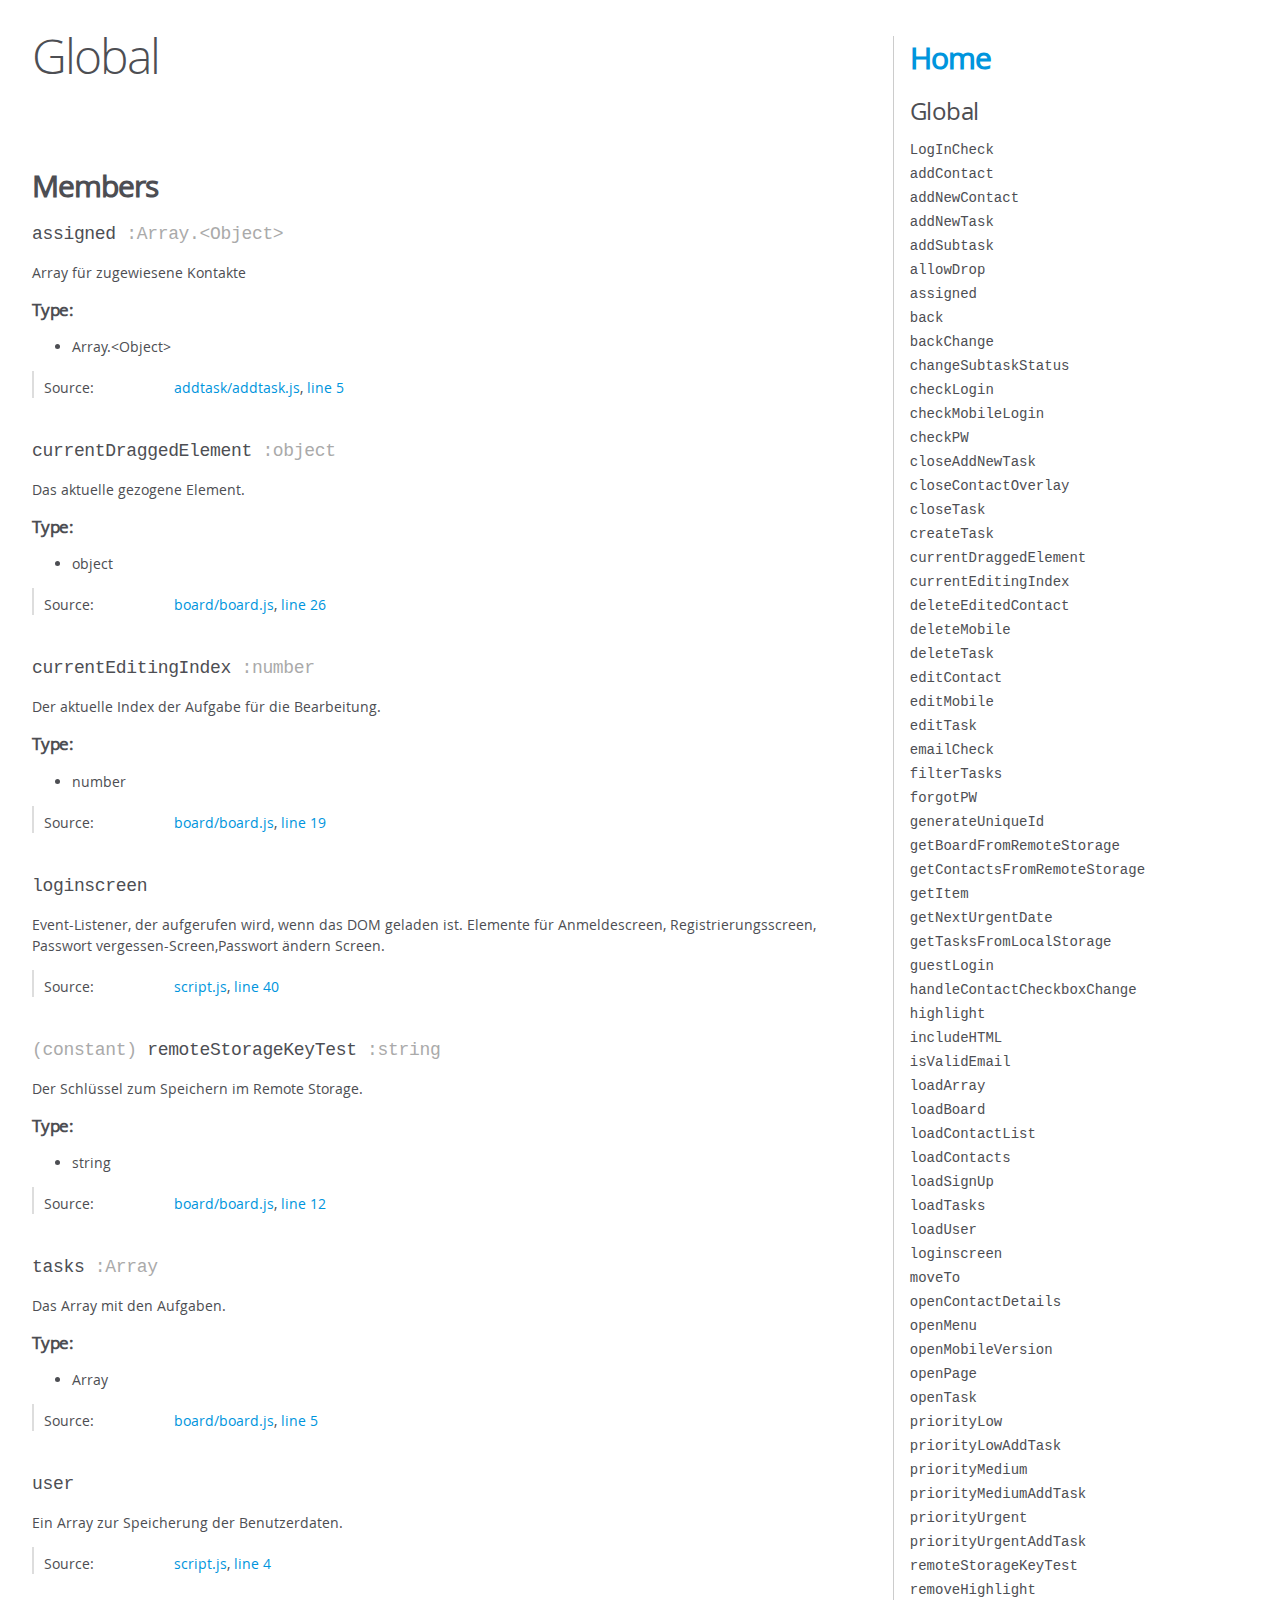
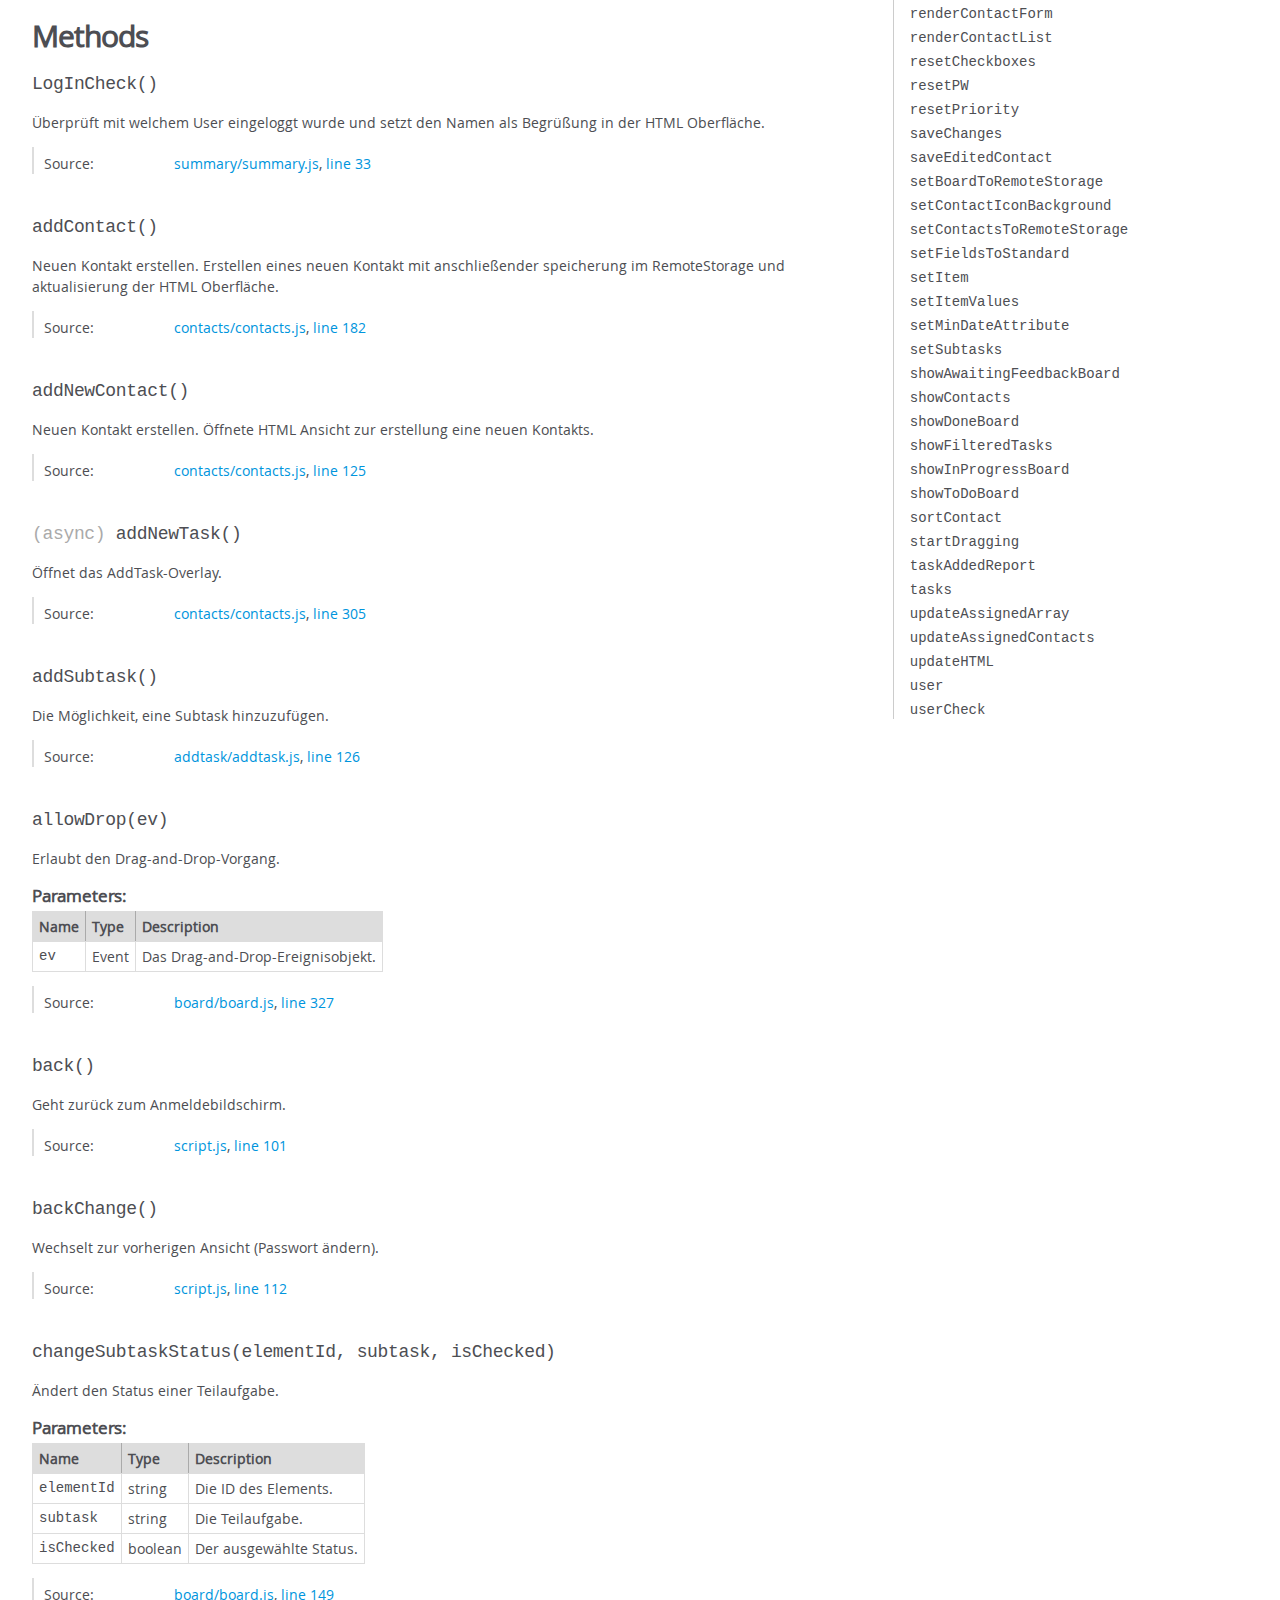
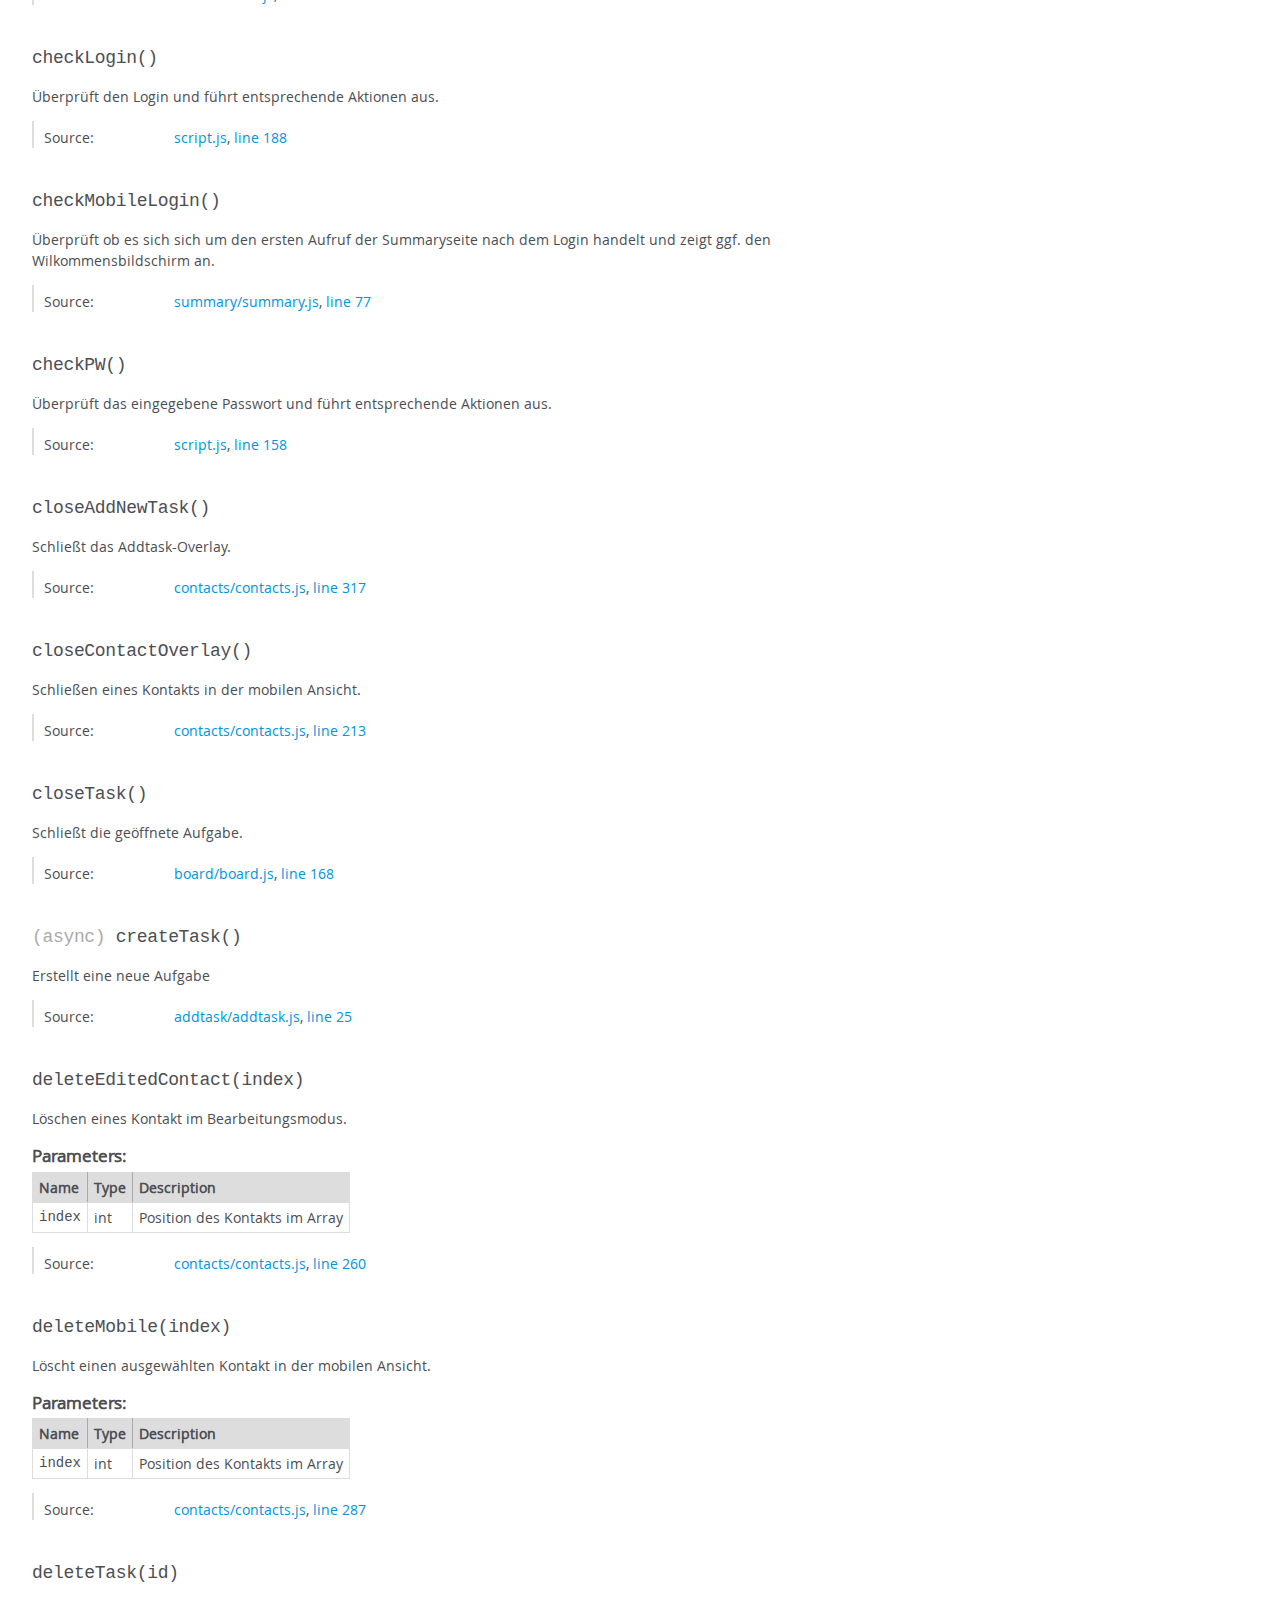
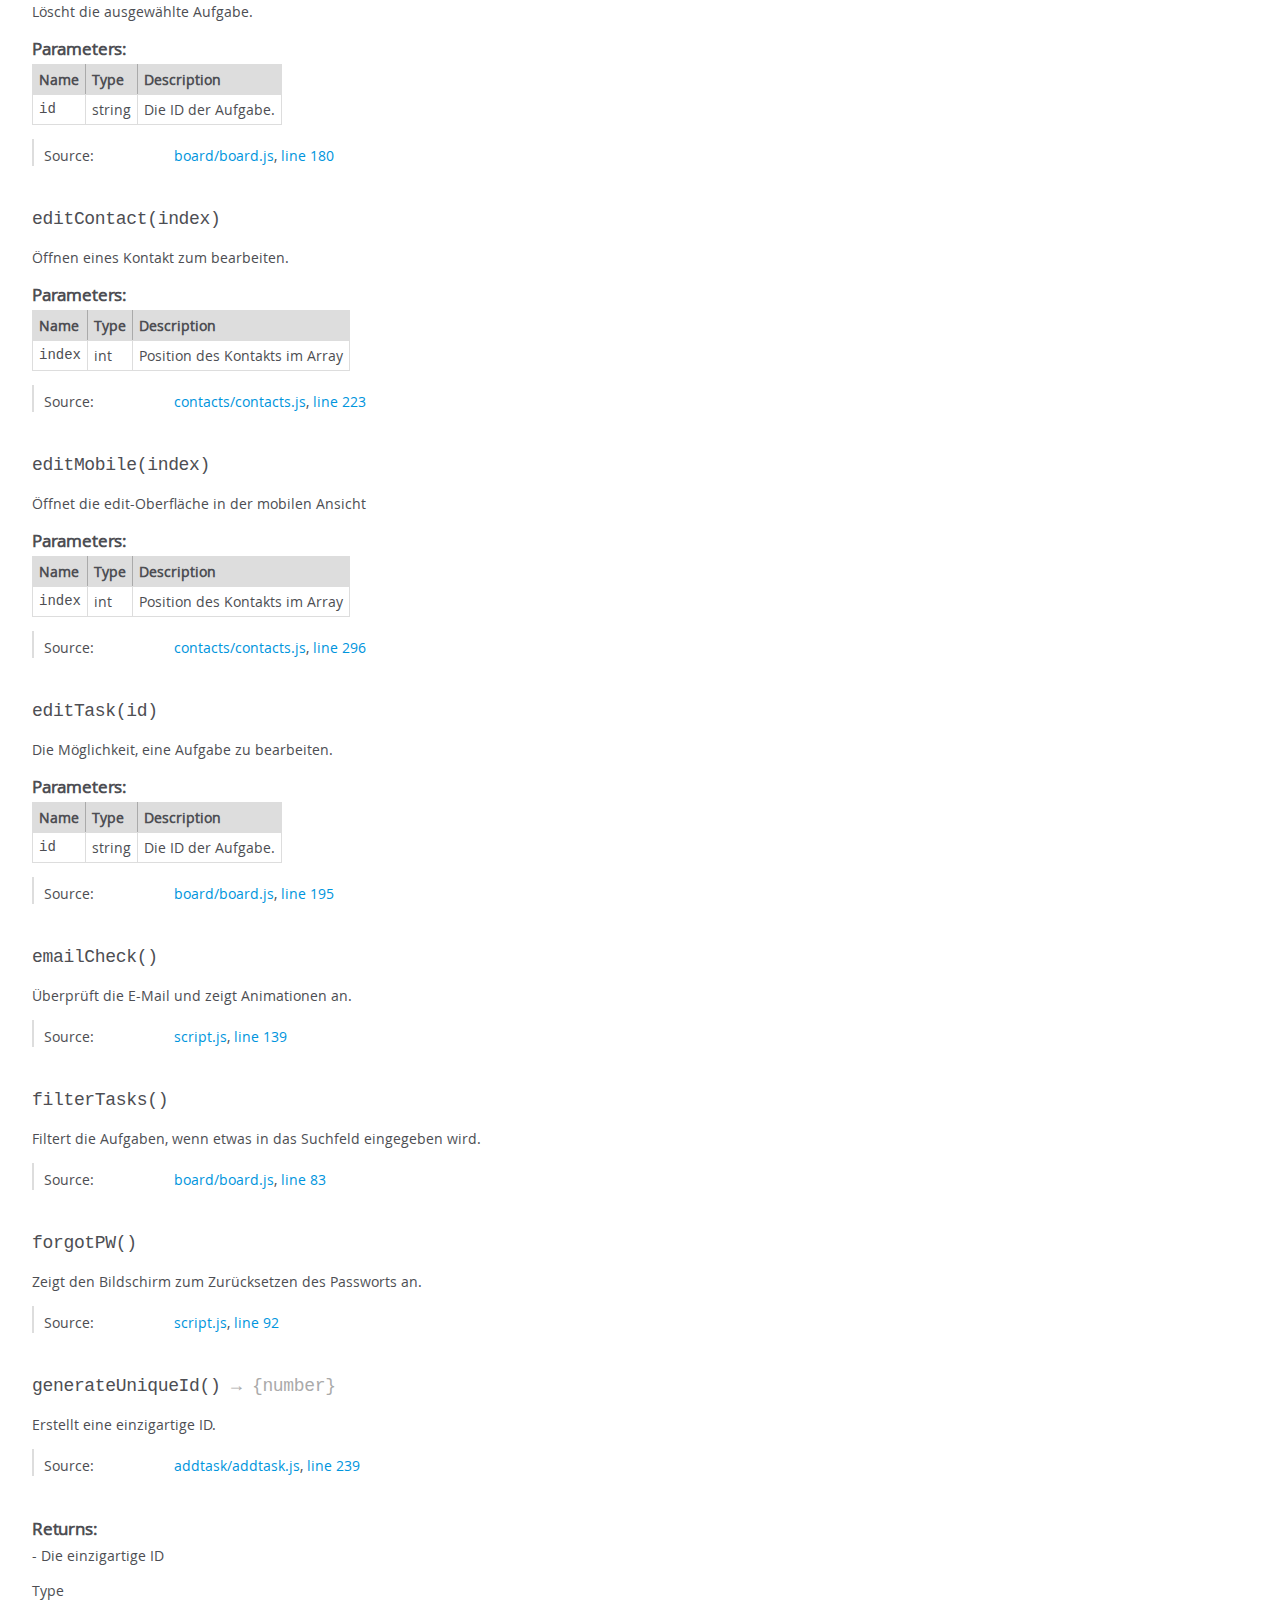
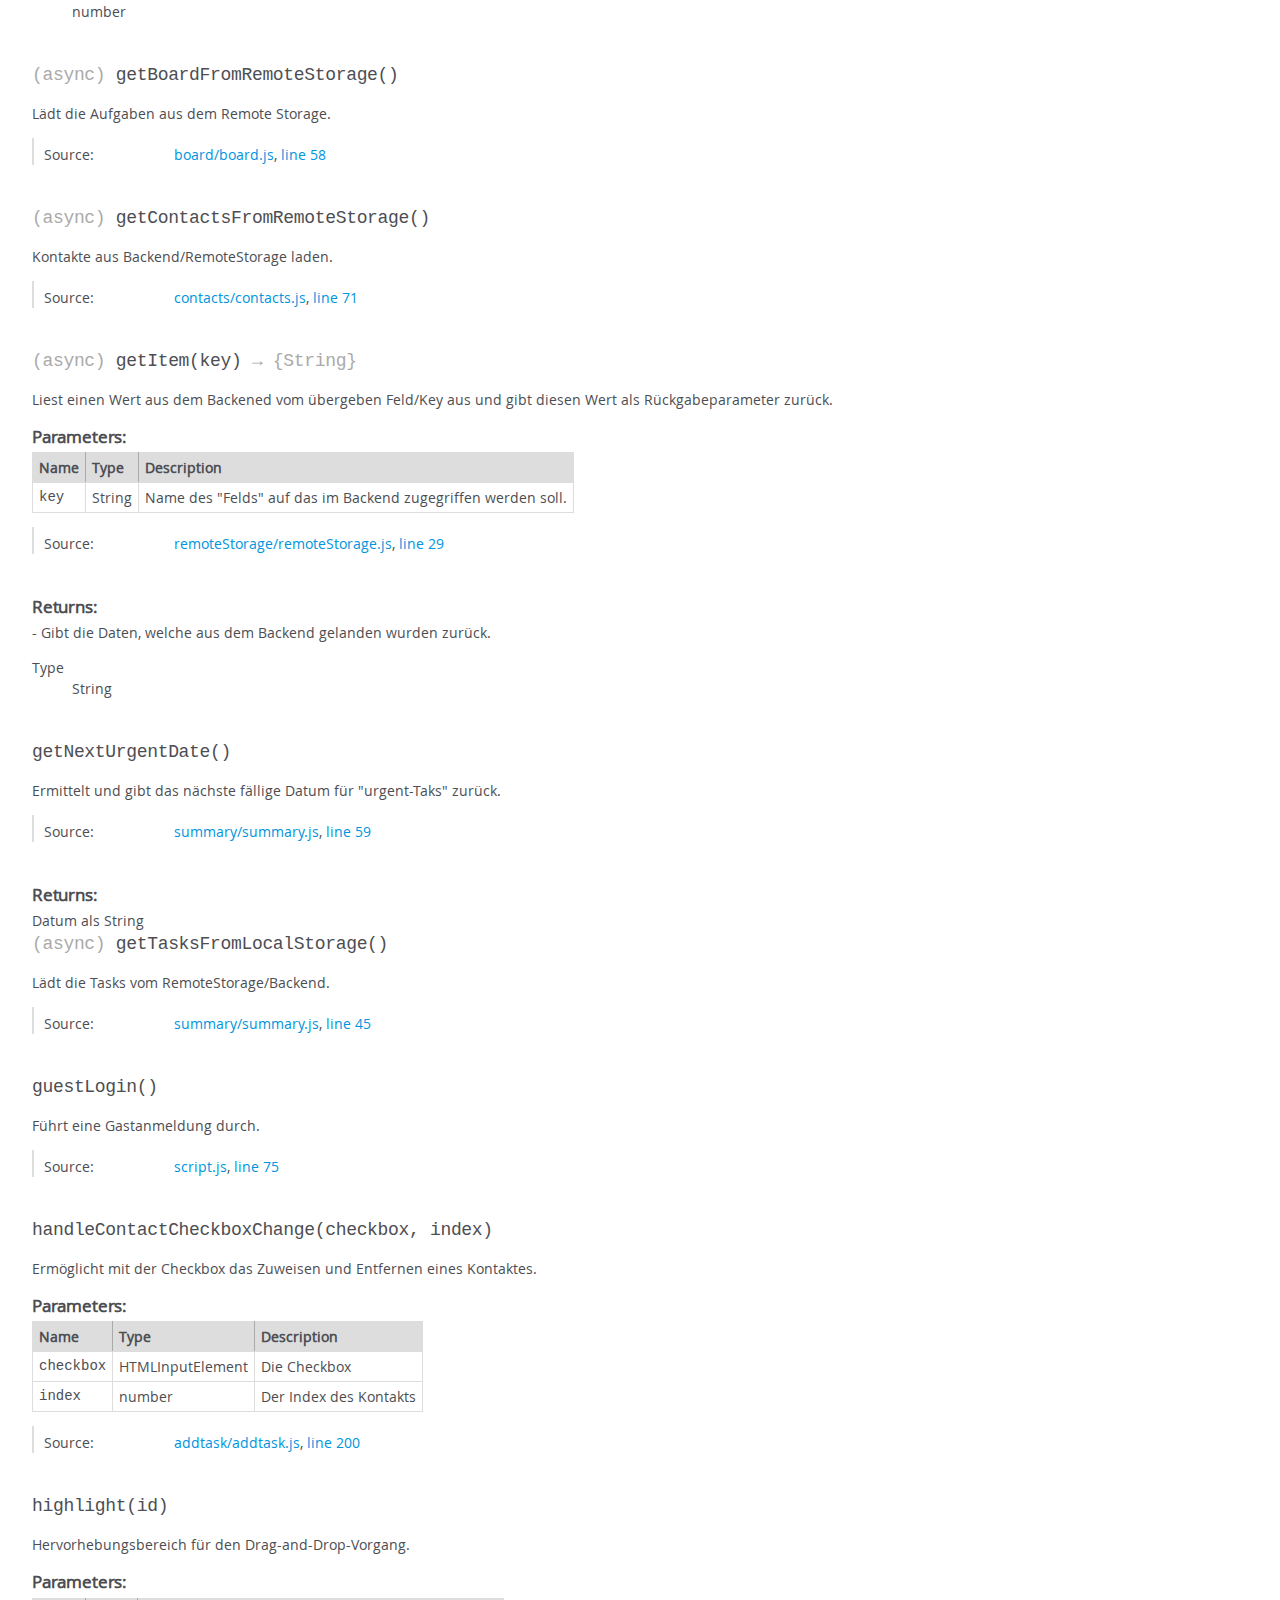
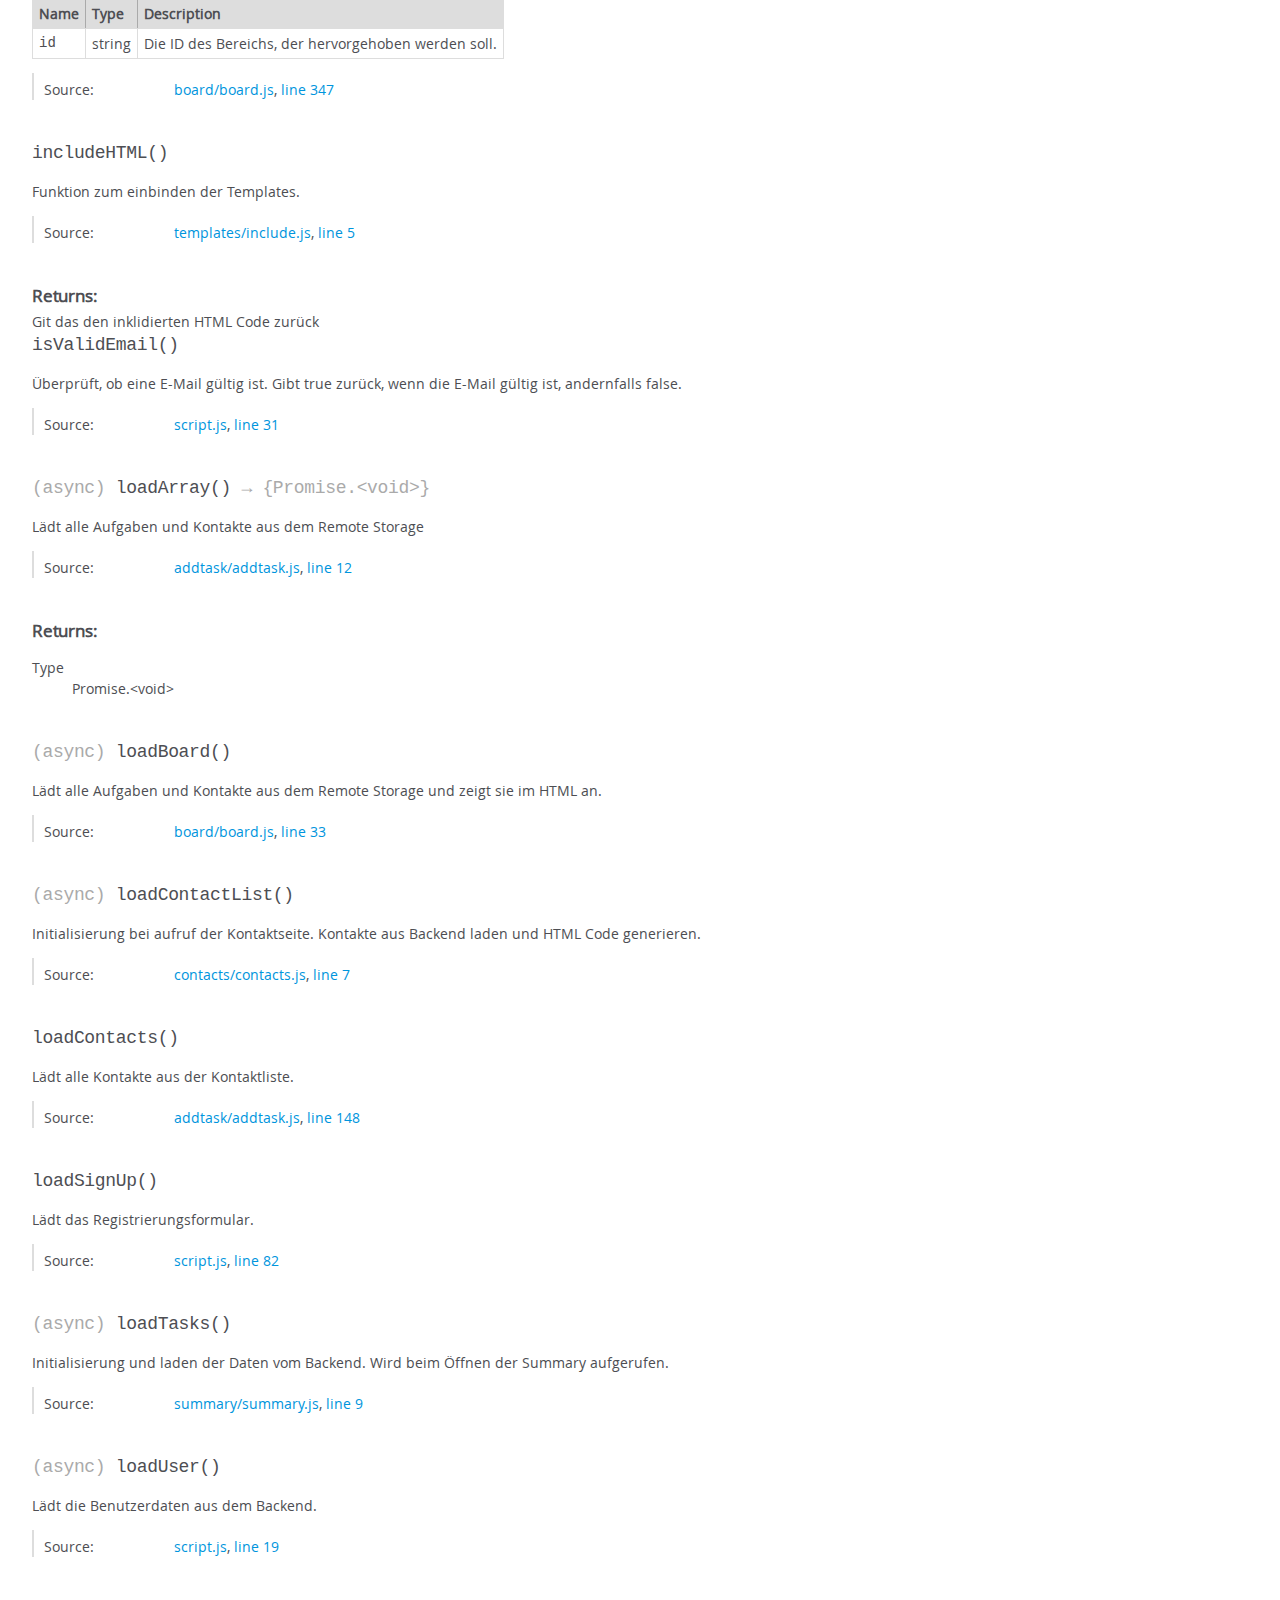
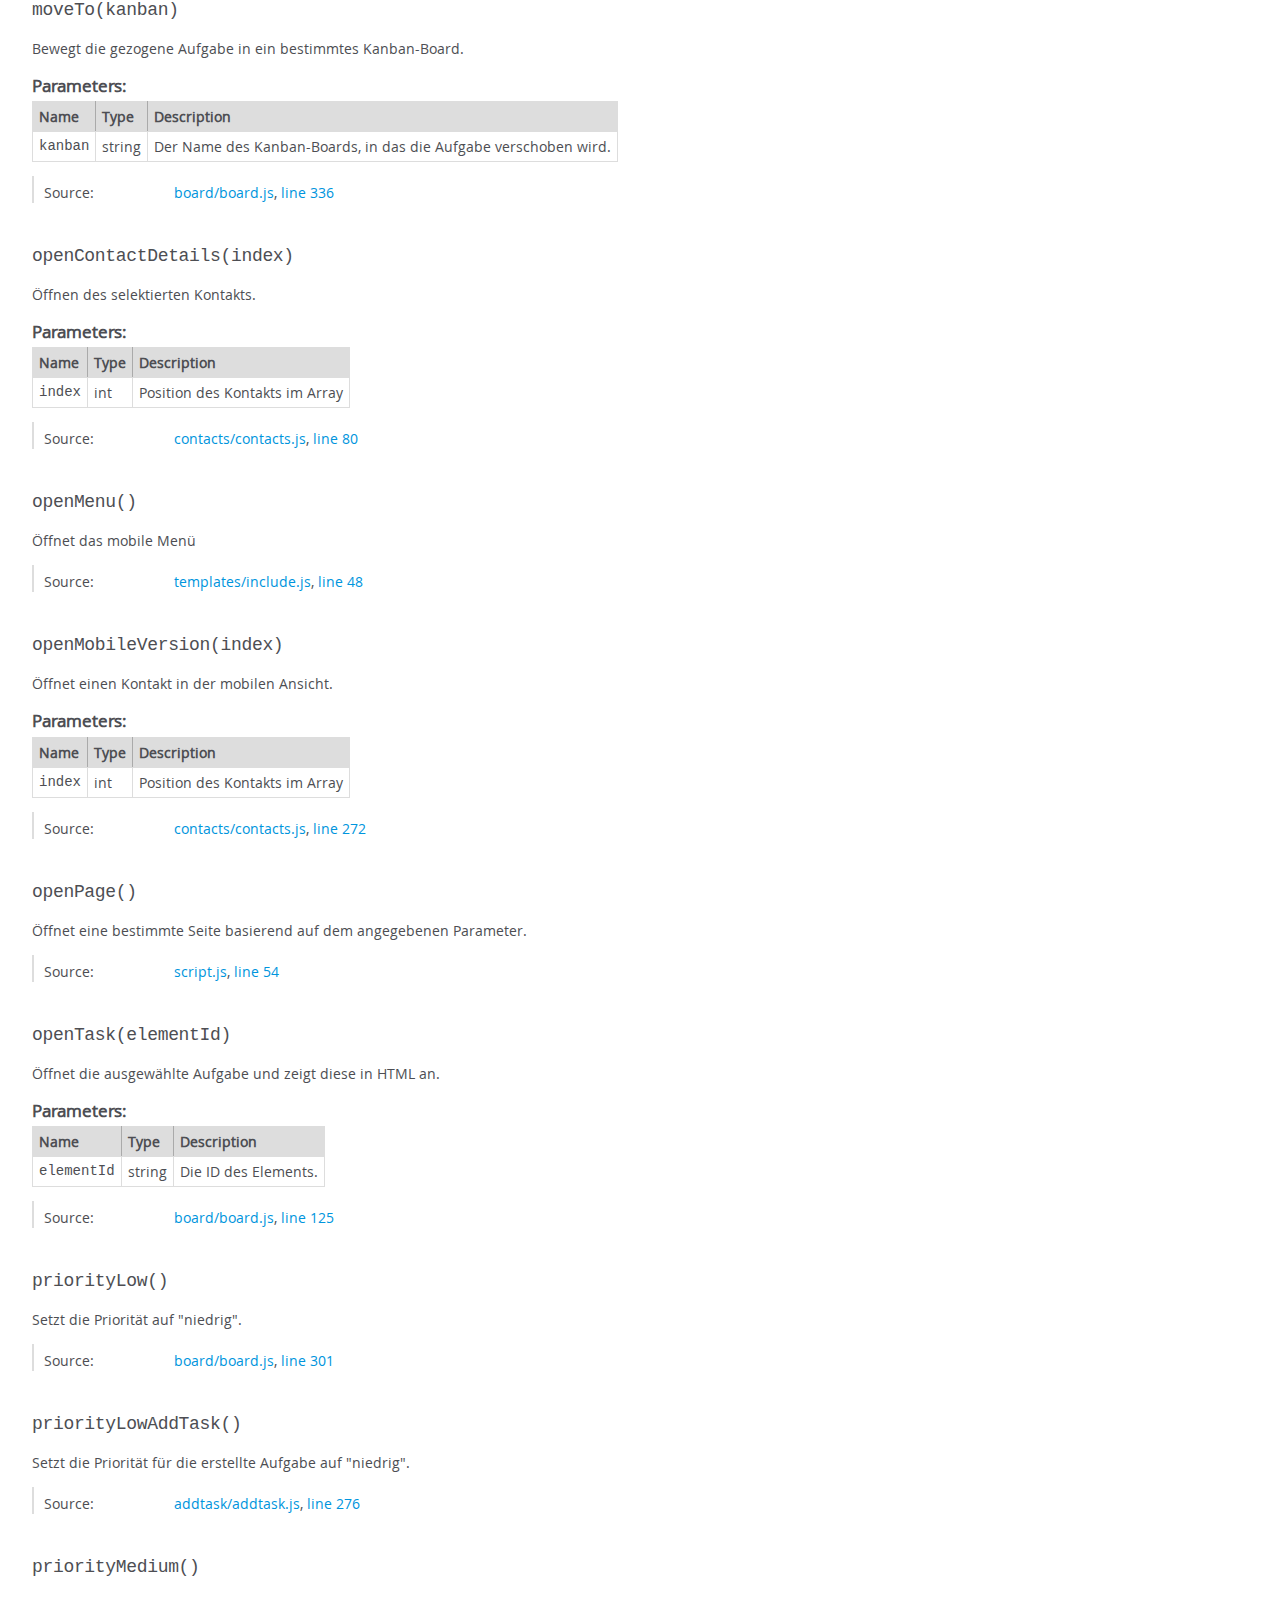
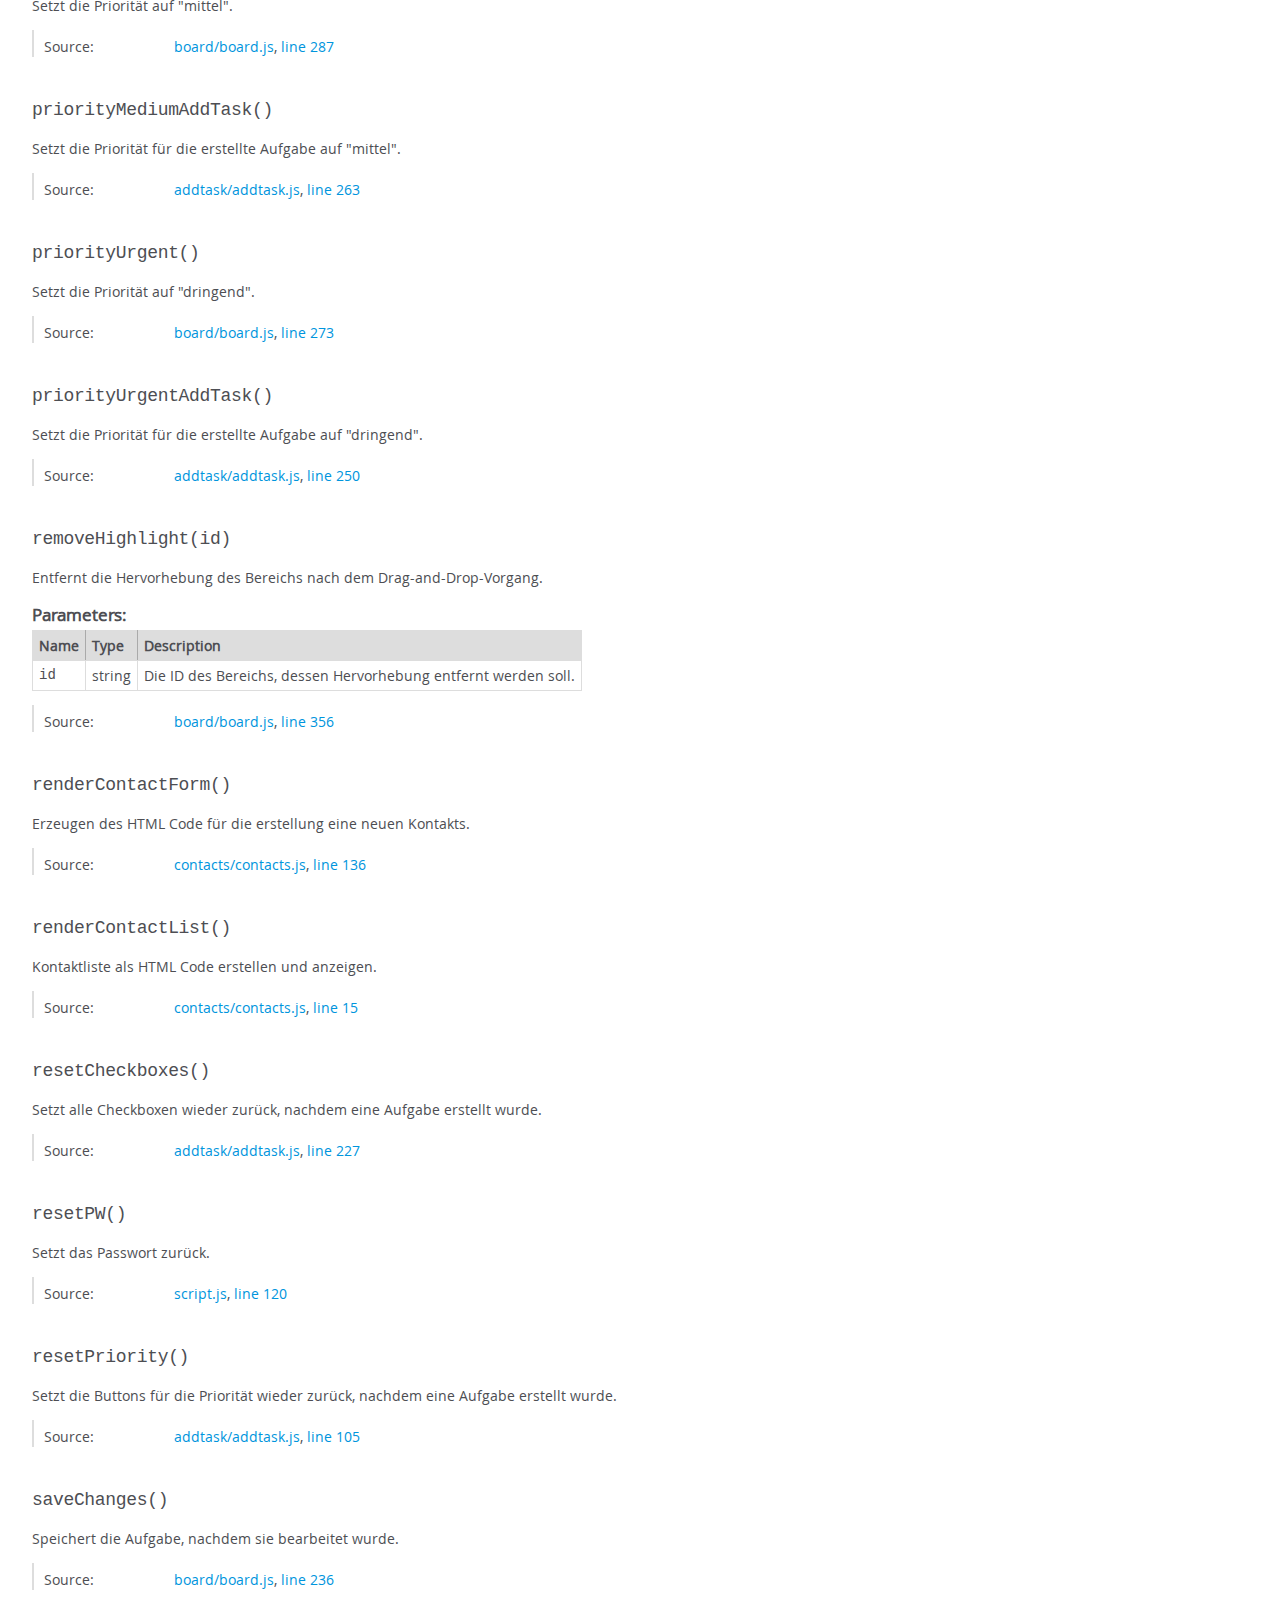
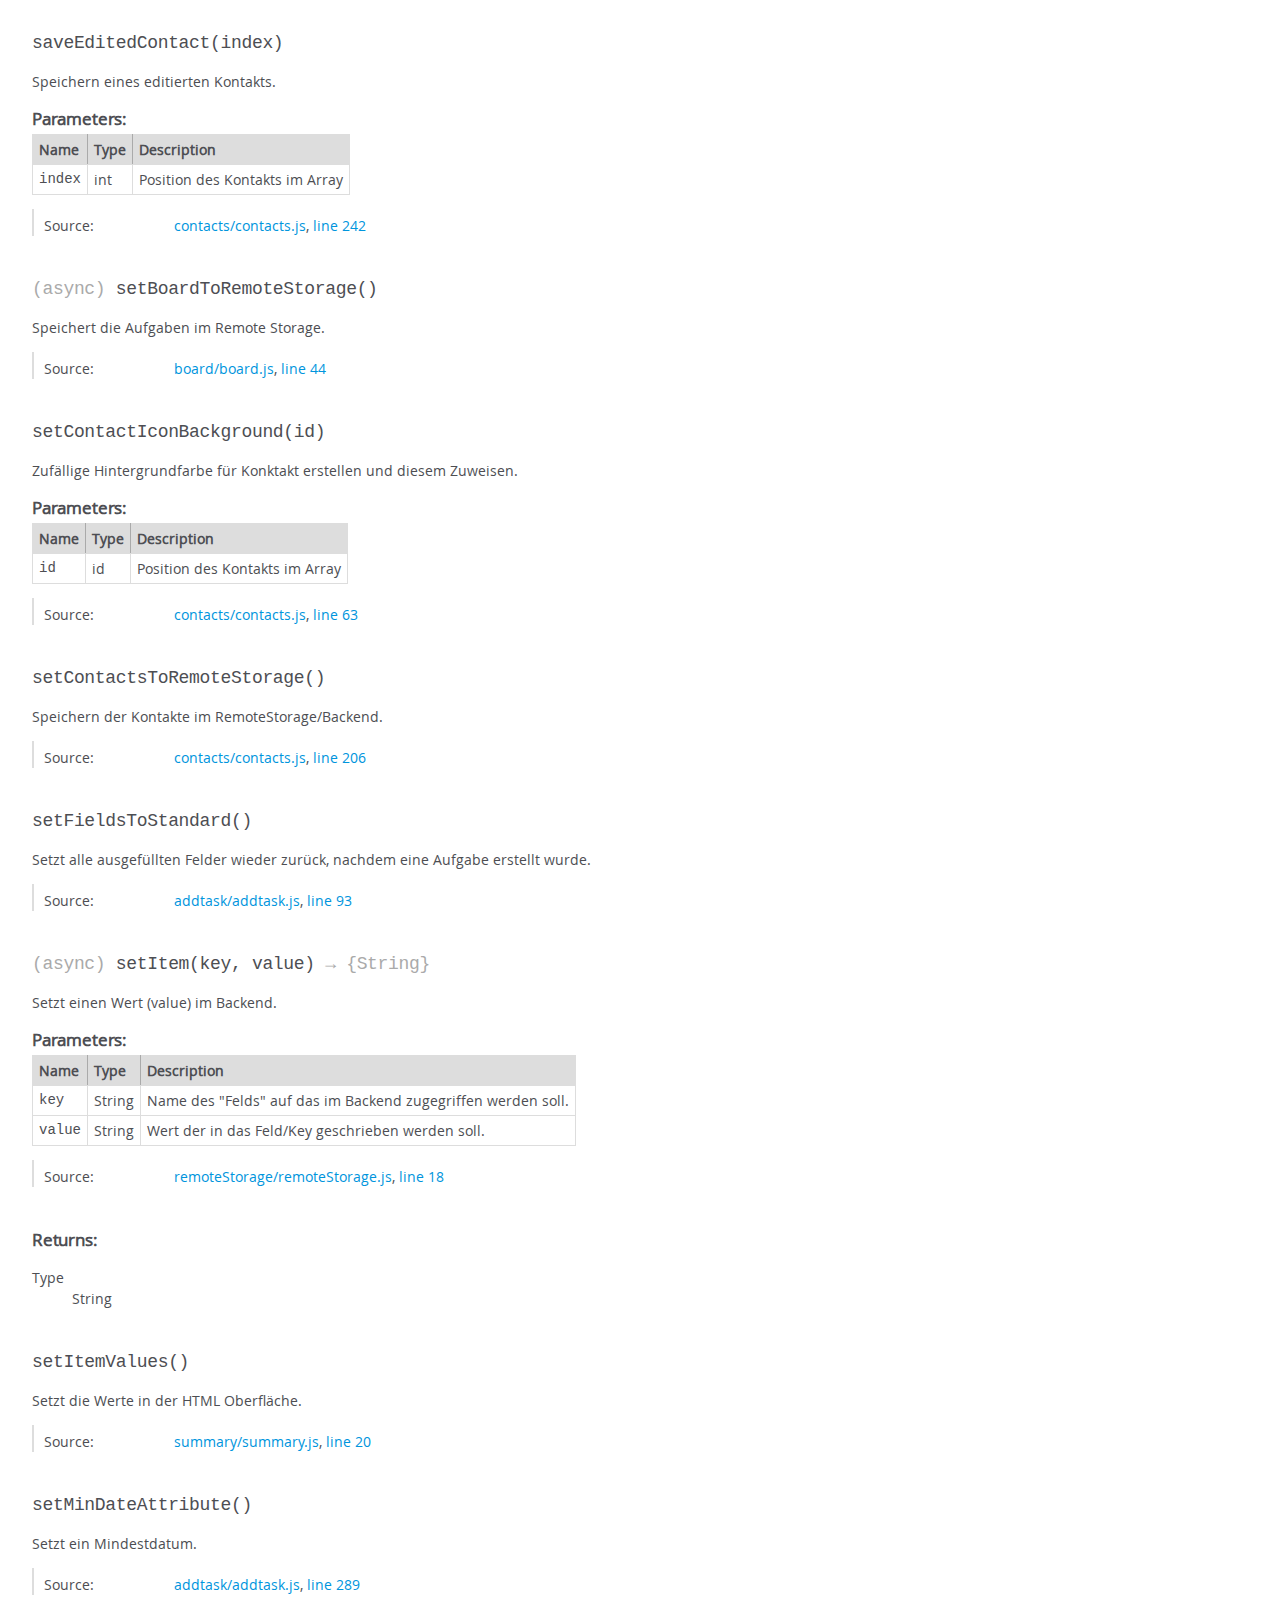
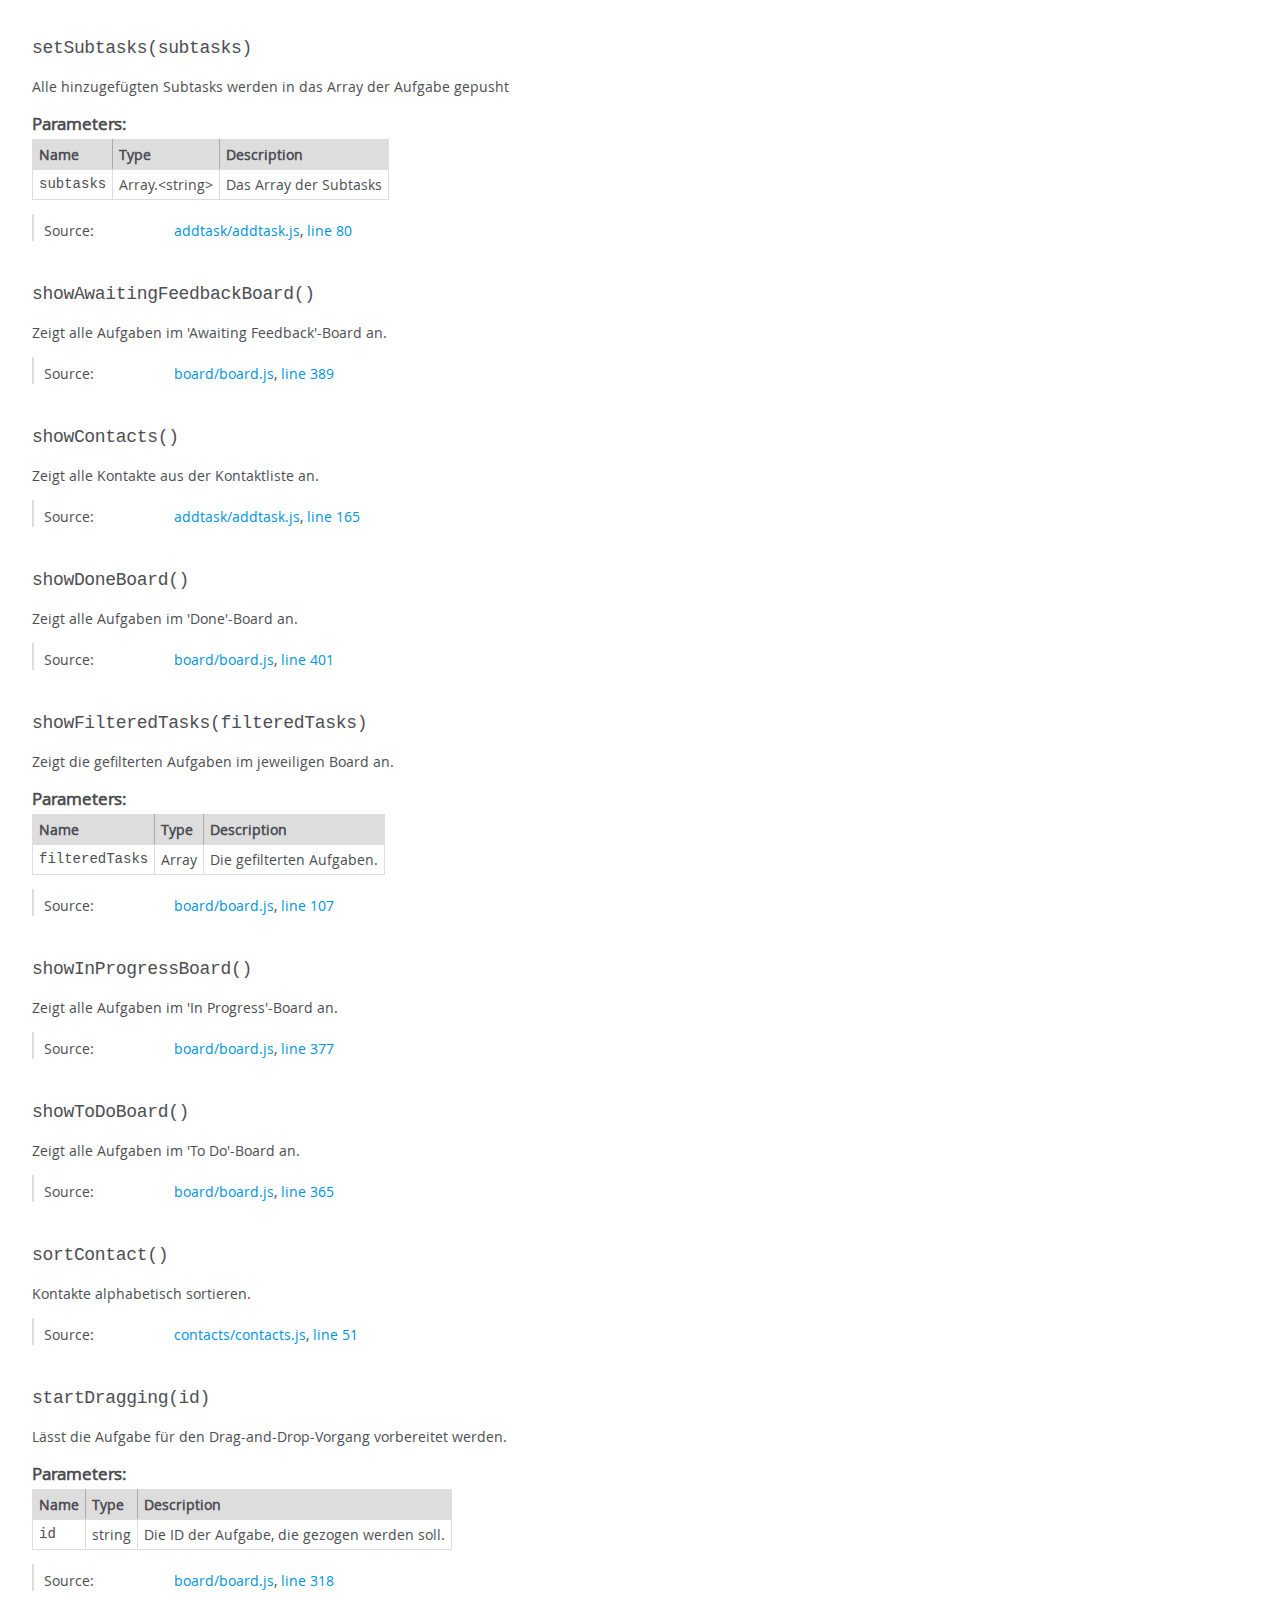
<file: out/global.html>
<!DOCTYPE html>
<html lang="en">
<head>
    <meta charset="utf-8">
    <title>JSDoc: Global</title>

    <script src="scripts/prettify/prettify.js"> </script>
    <script src="scripts/prettify/lang-css.js"> </script>
    <!--[if lt IE 9]>
      <script src="//html5shiv.googlecode.com/svn/trunk/html5.js"></script>
    <![endif]-->
    <link type="text/css" rel="stylesheet" href="styles/prettify-tomorrow.css">
    <link type="text/css" rel="stylesheet" href="styles/jsdoc-default.css">
</head>

<body>

<div id="main">

    <h1 class="page-title">Global</h1>

    




<section>

<header>
    
        <h2></h2>
        
    
</header>

<article>
    <div class="container-overview">
    
        

        


<dl class="details">

    

    

    

    

    

    

    

    

    

    

    

    

    

    

    

    
</dl>


        
    
    </div>

    

    

    

    

    

    

    
        <h3 class="subsection-title">Members</h3>

        
            
<h4 class="name" id="assigned"><span class="type-signature"></span>assigned<span class="type-signature"> :Array.&lt;Object></span></h4>




<div class="description">
    Array für zugewiesene Kontakte
</div>



    <h5>Type:</h5>
    <ul>
        <li>
            
<span class="param-type">Array.&lt;Object></span>


        </li>
    </ul>





<dl class="details">

    

    

    

    

    

    

    

    

    

    

    

    

    
    <dt class="tag-source">Source:</dt>
    <dd class="tag-source"><ul class="dummy"><li>
        <a href="addtask_addtask.js.html">addtask/addtask.js</a>, <a href="addtask_addtask.js.html#line5">line 5</a>
    </li></ul></dd>
    

    

    

    
</dl>






        
            
<h4 class="name" id="currentDraggedElement"><span class="type-signature"></span>currentDraggedElement<span class="type-signature"> :object</span></h4>




<div class="description">
    Das aktuelle gezogene Element.
</div>



    <h5>Type:</h5>
    <ul>
        <li>
            
<span class="param-type">object</span>


        </li>
    </ul>





<dl class="details">

    

    

    

    

    

    

    

    

    

    

    

    

    
    <dt class="tag-source">Source:</dt>
    <dd class="tag-source"><ul class="dummy"><li>
        <a href="board_board.js.html">board/board.js</a>, <a href="board_board.js.html#line26">line 26</a>
    </li></ul></dd>
    

    

    

    
</dl>






        
            
<h4 class="name" id="currentEditingIndex"><span class="type-signature"></span>currentEditingIndex<span class="type-signature"> :number</span></h4>




<div class="description">
    Der aktuelle Index der Aufgabe für die Bearbeitung.
</div>



    <h5>Type:</h5>
    <ul>
        <li>
            
<span class="param-type">number</span>


        </li>
    </ul>





<dl class="details">

    

    

    

    

    

    

    

    

    

    

    

    

    
    <dt class="tag-source">Source:</dt>
    <dd class="tag-source"><ul class="dummy"><li>
        <a href="board_board.js.html">board/board.js</a>, <a href="board_board.js.html#line19">line 19</a>
    </li></ul></dd>
    

    

    

    
</dl>






        
            
<h4 class="name" id="loginscreen"><span class="type-signature"></span>loginscreen<span class="type-signature"></span></h4>




<div class="description">
    Event-Listener, der aufgerufen wird, wenn das DOM geladen ist.
Elemente für Anmeldescreen, Registrierungsscreen, Passwort vergessen-Screen,Passwort ändern Screen.
</div>







<dl class="details">

    

    

    

    

    

    

    

    

    

    

    

    

    
    <dt class="tag-source">Source:</dt>
    <dd class="tag-source"><ul class="dummy"><li>
        <a href="script.js.html">script.js</a>, <a href="script.js.html#line40">line 40</a>
    </li></ul></dd>
    

    

    

    
</dl>






        
            
<h4 class="name" id="remoteStorageKeyTest"><span class="type-signature">(constant) </span>remoteStorageKeyTest<span class="type-signature"> :string</span></h4>




<div class="description">
    Der Schlüssel zum Speichern im Remote Storage.
</div>



    <h5>Type:</h5>
    <ul>
        <li>
            
<span class="param-type">string</span>


        </li>
    </ul>





<dl class="details">

    

    

    

    

    

    

    

    

    

    

    

    

    
    <dt class="tag-source">Source:</dt>
    <dd class="tag-source"><ul class="dummy"><li>
        <a href="board_board.js.html">board/board.js</a>, <a href="board_board.js.html#line12">line 12</a>
    </li></ul></dd>
    

    

    

    
</dl>






        
            
<h4 class="name" id="tasks"><span class="type-signature"></span>tasks<span class="type-signature"> :Array</span></h4>




<div class="description">
    Das Array mit den Aufgaben.
</div>



    <h5>Type:</h5>
    <ul>
        <li>
            
<span class="param-type">Array</span>


        </li>
    </ul>





<dl class="details">

    

    

    

    

    

    

    

    

    

    

    

    

    
    <dt class="tag-source">Source:</dt>
    <dd class="tag-source"><ul class="dummy"><li>
        <a href="board_board.js.html">board/board.js</a>, <a href="board_board.js.html#line5">line 5</a>
    </li></ul></dd>
    

    

    

    
</dl>






        
            
<h4 class="name" id="user"><span class="type-signature"></span>user<span class="type-signature"></span></h4>




<div class="description">
    Ein Array zur Speicherung der Benutzerdaten.
</div>







<dl class="details">

    

    

    

    

    

    

    

    

    

    

    

    

    
    <dt class="tag-source">Source:</dt>
    <dd class="tag-source"><ul class="dummy"><li>
        <a href="script.js.html">script.js</a>, <a href="script.js.html#line4">line 4</a>
    </li></ul></dd>
    

    

    

    
</dl>






        
    

    
        <h3 class="subsection-title">Methods</h3>

        
            

    

    
    <h4 class="name" id="LogInCheck"><span class="type-signature"></span>LogInCheck<span class="signature">()</span><span class="type-signature"></span></h4>
    

    



<div class="description">
    Überprüft mit welchem User eingeloggt wurde und setzt den Namen als Begrüßung in der HTML Oberfläche.
</div>













<dl class="details">

    

    

    

    

    

    

    

    

    

    

    

    

    
    <dt class="tag-source">Source:</dt>
    <dd class="tag-source"><ul class="dummy"><li>
        <a href="summary_summary.js.html">summary/summary.js</a>, <a href="summary_summary.js.html#line33">line 33</a>
    </li></ul></dd>
    

    

    

    
</dl>




















        
            

    

    
    <h4 class="name" id="addContact"><span class="type-signature"></span>addContact<span class="signature">()</span><span class="type-signature"></span></h4>
    

    



<div class="description">
    Neuen Kontakt erstellen. Erstellen eines neuen Kontakt mit anschließender 
speicherung im RemoteStorage und aktualisierung der HTML Oberfläche.
</div>













<dl class="details">

    

    

    

    

    

    

    

    

    

    

    

    

    
    <dt class="tag-source">Source:</dt>
    <dd class="tag-source"><ul class="dummy"><li>
        <a href="contacts_contacts.js.html">contacts/contacts.js</a>, <a href="contacts_contacts.js.html#line182">line 182</a>
    </li></ul></dd>
    

    

    

    
</dl>




















        
            

    

    
    <h4 class="name" id="addNewContact"><span class="type-signature"></span>addNewContact<span class="signature">()</span><span class="type-signature"></span></h4>
    

    



<div class="description">
    Neuen Kontakt erstellen. Öffnete HTML Ansicht zur erstellung eine neuen Kontakts.
</div>













<dl class="details">

    

    

    

    

    

    

    

    

    

    

    

    

    
    <dt class="tag-source">Source:</dt>
    <dd class="tag-source"><ul class="dummy"><li>
        <a href="contacts_contacts.js.html">contacts/contacts.js</a>, <a href="contacts_contacts.js.html#line125">line 125</a>
    </li></ul></dd>
    

    

    

    
</dl>




















        
            

    

    
    <h4 class="name" id="addNewTask"><span class="type-signature">(async) </span>addNewTask<span class="signature">()</span><span class="type-signature"></span></h4>
    

    



<div class="description">
    Öffnet das AddTask-Overlay.
</div>













<dl class="details">

    

    

    

    

    

    

    

    

    

    

    

    

    
    <dt class="tag-source">Source:</dt>
    <dd class="tag-source"><ul class="dummy"><li>
        <a href="contacts_contacts.js.html">contacts/contacts.js</a>, <a href="contacts_contacts.js.html#line305">line 305</a>
    </li></ul></dd>
    

    

    

    
</dl>




















        
            

    

    
    <h4 class="name" id="addSubtask"><span class="type-signature"></span>addSubtask<span class="signature">()</span><span class="type-signature"></span></h4>
    

    



<div class="description">
    Die Möglichkeit, eine Subtask hinzuzufügen.
</div>













<dl class="details">

    

    

    

    

    

    

    

    

    

    

    

    

    
    <dt class="tag-source">Source:</dt>
    <dd class="tag-source"><ul class="dummy"><li>
        <a href="addtask_addtask.js.html">addtask/addtask.js</a>, <a href="addtask_addtask.js.html#line126">line 126</a>
    </li></ul></dd>
    

    

    

    
</dl>




















        
            

    

    
    <h4 class="name" id="allowDrop"><span class="type-signature"></span>allowDrop<span class="signature">(ev)</span><span class="type-signature"></span></h4>
    

    



<div class="description">
    Erlaubt den Drag-and-Drop-Vorgang.
</div>









    <h5>Parameters:</h5>
    

<table class="params">
    <thead>
    <tr>
        
        <th>Name</th>
        

        <th>Type</th>

        

        

        <th class="last">Description</th>
    </tr>
    </thead>

    <tbody>
    

        <tr>
            
                <td class="name"><code>ev</code></td>
            

            <td class="type">
            
                
<span class="param-type">Event</span>


            
            </td>

            

            

            <td class="description last">Das Drag-and-Drop-Ereignisobjekt.</td>
        </tr>

    
    </tbody>
</table>






<dl class="details">

    

    

    

    

    

    

    

    

    

    

    

    

    
    <dt class="tag-source">Source:</dt>
    <dd class="tag-source"><ul class="dummy"><li>
        <a href="board_board.js.html">board/board.js</a>, <a href="board_board.js.html#line327">line 327</a>
    </li></ul></dd>
    

    

    

    
</dl>




















        
            

    

    
    <h4 class="name" id="back"><span class="type-signature"></span>back<span class="signature">()</span><span class="type-signature"></span></h4>
    

    



<div class="description">
    Geht zurück zum Anmeldebildschirm.
</div>













<dl class="details">

    

    

    

    

    

    

    

    

    

    

    

    

    
    <dt class="tag-source">Source:</dt>
    <dd class="tag-source"><ul class="dummy"><li>
        <a href="script.js.html">script.js</a>, <a href="script.js.html#line101">line 101</a>
    </li></ul></dd>
    

    

    

    
</dl>




















        
            

    

    
    <h4 class="name" id="backChange"><span class="type-signature"></span>backChange<span class="signature">()</span><span class="type-signature"></span></h4>
    

    



<div class="description">
    Wechselt zur vorherigen Ansicht (Passwort ändern).
</div>













<dl class="details">

    

    

    

    

    

    

    

    

    

    

    

    

    
    <dt class="tag-source">Source:</dt>
    <dd class="tag-source"><ul class="dummy"><li>
        <a href="script.js.html">script.js</a>, <a href="script.js.html#line112">line 112</a>
    </li></ul></dd>
    

    

    

    
</dl>




















        
            

    

    
    <h4 class="name" id="changeSubtaskStatus"><span class="type-signature"></span>changeSubtaskStatus<span class="signature">(elementId, subtask, isChecked)</span><span class="type-signature"></span></h4>
    

    



<div class="description">
    Ändert den Status einer Teilaufgabe.
</div>









    <h5>Parameters:</h5>
    

<table class="params">
    <thead>
    <tr>
        
        <th>Name</th>
        

        <th>Type</th>

        

        

        <th class="last">Description</th>
    </tr>
    </thead>

    <tbody>
    

        <tr>
            
                <td class="name"><code>elementId</code></td>
            

            <td class="type">
            
                
<span class="param-type">string</span>


            
            </td>

            

            

            <td class="description last">Die ID des Elements.</td>
        </tr>

    

        <tr>
            
                <td class="name"><code>subtask</code></td>
            

            <td class="type">
            
                
<span class="param-type">string</span>


            
            </td>

            

            

            <td class="description last">Die Teilaufgabe.</td>
        </tr>

    

        <tr>
            
                <td class="name"><code>isChecked</code></td>
            

            <td class="type">
            
                
<span class="param-type">boolean</span>


            
            </td>

            

            

            <td class="description last">Der ausgewählte Status.</td>
        </tr>

    
    </tbody>
</table>






<dl class="details">

    

    

    

    

    

    

    

    

    

    

    

    

    
    <dt class="tag-source">Source:</dt>
    <dd class="tag-source"><ul class="dummy"><li>
        <a href="board_board.js.html">board/board.js</a>, <a href="board_board.js.html#line149">line 149</a>
    </li></ul></dd>
    

    

    

    
</dl>




















        
            

    

    
    <h4 class="name" id="checkLogin"><span class="type-signature"></span>checkLogin<span class="signature">()</span><span class="type-signature"></span></h4>
    

    



<div class="description">
    Überprüft den Login und führt entsprechende Aktionen aus.
</div>













<dl class="details">

    

    

    

    

    

    

    

    

    

    

    

    

    
    <dt class="tag-source">Source:</dt>
    <dd class="tag-source"><ul class="dummy"><li>
        <a href="script.js.html">script.js</a>, <a href="script.js.html#line188">line 188</a>
    </li></ul></dd>
    

    

    

    
</dl>




















        
            

    

    
    <h4 class="name" id="checkMobileLogin"><span class="type-signature"></span>checkMobileLogin<span class="signature">()</span><span class="type-signature"></span></h4>
    

    



<div class="description">
    Überprüft ob es sich sich um den ersten Aufruf der Summaryseite nach dem Login handelt und zeigt ggf. den Wilkommensbildschirm an.
</div>













<dl class="details">

    

    

    

    

    

    

    

    

    

    

    

    

    
    <dt class="tag-source">Source:</dt>
    <dd class="tag-source"><ul class="dummy"><li>
        <a href="summary_summary.js.html">summary/summary.js</a>, <a href="summary_summary.js.html#line77">line 77</a>
    </li></ul></dd>
    

    

    

    
</dl>




















        
            

    

    
    <h4 class="name" id="checkPW"><span class="type-signature"></span>checkPW<span class="signature">()</span><span class="type-signature"></span></h4>
    

    



<div class="description">
    Überprüft das eingegebene Passwort und führt entsprechende Aktionen aus.
</div>













<dl class="details">

    

    

    

    

    

    

    

    

    

    

    

    

    
    <dt class="tag-source">Source:</dt>
    <dd class="tag-source"><ul class="dummy"><li>
        <a href="script.js.html">script.js</a>, <a href="script.js.html#line158">line 158</a>
    </li></ul></dd>
    

    

    

    
</dl>




















        
            

    

    
    <h4 class="name" id="closeAddNewTask"><span class="type-signature"></span>closeAddNewTask<span class="signature">()</span><span class="type-signature"></span></h4>
    

    



<div class="description">
    Schließt das Addtask-Overlay.
</div>













<dl class="details">

    

    

    

    

    

    

    

    

    

    

    

    

    
    <dt class="tag-source">Source:</dt>
    <dd class="tag-source"><ul class="dummy"><li>
        <a href="contacts_contacts.js.html">contacts/contacts.js</a>, <a href="contacts_contacts.js.html#line317">line 317</a>
    </li></ul></dd>
    

    

    

    
</dl>




















        
            

    

    
    <h4 class="name" id="closeContactOverlay"><span class="type-signature"></span>closeContactOverlay<span class="signature">()</span><span class="type-signature"></span></h4>
    

    



<div class="description">
    Schließen eines Kontakts in der mobilen Ansicht.
</div>













<dl class="details">

    

    

    

    

    

    

    

    

    

    

    

    

    
    <dt class="tag-source">Source:</dt>
    <dd class="tag-source"><ul class="dummy"><li>
        <a href="contacts_contacts.js.html">contacts/contacts.js</a>, <a href="contacts_contacts.js.html#line213">line 213</a>
    </li></ul></dd>
    

    

    

    
</dl>




















        
            

    

    
    <h4 class="name" id="closeTask"><span class="type-signature"></span>closeTask<span class="signature">()</span><span class="type-signature"></span></h4>
    

    



<div class="description">
    Schließt die geöffnete Aufgabe.
</div>













<dl class="details">

    

    

    

    

    

    

    

    

    

    

    

    

    
    <dt class="tag-source">Source:</dt>
    <dd class="tag-source"><ul class="dummy"><li>
        <a href="board_board.js.html">board/board.js</a>, <a href="board_board.js.html#line168">line 168</a>
    </li></ul></dd>
    

    

    

    
</dl>




















        
            

    

    
    <h4 class="name" id="createTask"><span class="type-signature">(async) </span>createTask<span class="signature">()</span><span class="type-signature"></span></h4>
    

    



<div class="description">
    Erstellt eine neue Aufgabe
</div>













<dl class="details">

    

    

    

    

    

    

    

    

    

    

    

    

    
    <dt class="tag-source">Source:</dt>
    <dd class="tag-source"><ul class="dummy"><li>
        <a href="addtask_addtask.js.html">addtask/addtask.js</a>, <a href="addtask_addtask.js.html#line25">line 25</a>
    </li></ul></dd>
    

    

    

    
</dl>




















        
            

    

    
    <h4 class="name" id="deleteEditedContact"><span class="type-signature"></span>deleteEditedContact<span class="signature">(index)</span><span class="type-signature"></span></h4>
    

    



<div class="description">
    Löschen eines Kontakt im Bearbeitungsmodus.
</div>









    <h5>Parameters:</h5>
    

<table class="params">
    <thead>
    <tr>
        
        <th>Name</th>
        

        <th>Type</th>

        

        

        <th class="last">Description</th>
    </tr>
    </thead>

    <tbody>
    

        <tr>
            
                <td class="name"><code>index</code></td>
            

            <td class="type">
            
                
<span class="param-type">int</span>


            
            </td>

            

            

            <td class="description last">Position des Kontakts im Array</td>
        </tr>

    
    </tbody>
</table>






<dl class="details">

    

    

    

    

    

    

    

    

    

    

    

    

    
    <dt class="tag-source">Source:</dt>
    <dd class="tag-source"><ul class="dummy"><li>
        <a href="contacts_contacts.js.html">contacts/contacts.js</a>, <a href="contacts_contacts.js.html#line260">line 260</a>
    </li></ul></dd>
    

    

    

    
</dl>




















        
            

    

    
    <h4 class="name" id="deleteMobile"><span class="type-signature"></span>deleteMobile<span class="signature">(index)</span><span class="type-signature"></span></h4>
    

    



<div class="description">
    Löscht einen ausgewählten Kontakt in der mobilen Ansicht.
</div>









    <h5>Parameters:</h5>
    

<table class="params">
    <thead>
    <tr>
        
        <th>Name</th>
        

        <th>Type</th>

        

        

        <th class="last">Description</th>
    </tr>
    </thead>

    <tbody>
    

        <tr>
            
                <td class="name"><code>index</code></td>
            

            <td class="type">
            
                
<span class="param-type">int</span>


            
            </td>

            

            

            <td class="description last">Position des Kontakts im Array</td>
        </tr>

    
    </tbody>
</table>






<dl class="details">

    

    

    

    

    

    

    

    

    

    

    

    

    
    <dt class="tag-source">Source:</dt>
    <dd class="tag-source"><ul class="dummy"><li>
        <a href="contacts_contacts.js.html">contacts/contacts.js</a>, <a href="contacts_contacts.js.html#line287">line 287</a>
    </li></ul></dd>
    

    

    

    
</dl>




















        
            

    

    
    <h4 class="name" id="deleteTask"><span class="type-signature"></span>deleteTask<span class="signature">(id)</span><span class="type-signature"></span></h4>
    

    



<div class="description">
    Löscht die ausgewählte Aufgabe.
</div>









    <h5>Parameters:</h5>
    

<table class="params">
    <thead>
    <tr>
        
        <th>Name</th>
        

        <th>Type</th>

        

        

        <th class="last">Description</th>
    </tr>
    </thead>

    <tbody>
    

        <tr>
            
                <td class="name"><code>id</code></td>
            

            <td class="type">
            
                
<span class="param-type">string</span>


            
            </td>

            

            

            <td class="description last">Die ID der Aufgabe.</td>
        </tr>

    
    </tbody>
</table>






<dl class="details">

    

    

    

    

    

    

    

    

    

    

    

    

    
    <dt class="tag-source">Source:</dt>
    <dd class="tag-source"><ul class="dummy"><li>
        <a href="board_board.js.html">board/board.js</a>, <a href="board_board.js.html#line180">line 180</a>
    </li></ul></dd>
    

    

    

    
</dl>




















        
            

    

    
    <h4 class="name" id="editContact"><span class="type-signature"></span>editContact<span class="signature">(index)</span><span class="type-signature"></span></h4>
    

    



<div class="description">
    Öffnen eines Kontakt zum bearbeiten.
</div>









    <h5>Parameters:</h5>
    

<table class="params">
    <thead>
    <tr>
        
        <th>Name</th>
        

        <th>Type</th>

        

        

        <th class="last">Description</th>
    </tr>
    </thead>

    <tbody>
    

        <tr>
            
                <td class="name"><code>index</code></td>
            

            <td class="type">
            
                
<span class="param-type">int</span>


            
            </td>

            

            

            <td class="description last">Position des Kontakts im Array</td>
        </tr>

    
    </tbody>
</table>






<dl class="details">

    

    

    

    

    

    

    

    

    

    

    

    

    
    <dt class="tag-source">Source:</dt>
    <dd class="tag-source"><ul class="dummy"><li>
        <a href="contacts_contacts.js.html">contacts/contacts.js</a>, <a href="contacts_contacts.js.html#line223">line 223</a>
    </li></ul></dd>
    

    

    

    
</dl>




















        
            

    

    
    <h4 class="name" id="editMobile"><span class="type-signature"></span>editMobile<span class="signature">(index)</span><span class="type-signature"></span></h4>
    

    



<div class="description">
    Öffnet die edit-Oberfläche in der mobilen Ansicht
</div>









    <h5>Parameters:</h5>
    

<table class="params">
    <thead>
    <tr>
        
        <th>Name</th>
        

        <th>Type</th>

        

        

        <th class="last">Description</th>
    </tr>
    </thead>

    <tbody>
    

        <tr>
            
                <td class="name"><code>index</code></td>
            

            <td class="type">
            
                
<span class="param-type">int</span>


            
            </td>

            

            

            <td class="description last">Position des Kontakts im Array</td>
        </tr>

    
    </tbody>
</table>






<dl class="details">

    

    

    

    

    

    

    

    

    

    

    

    

    
    <dt class="tag-source">Source:</dt>
    <dd class="tag-source"><ul class="dummy"><li>
        <a href="contacts_contacts.js.html">contacts/contacts.js</a>, <a href="contacts_contacts.js.html#line296">line 296</a>
    </li></ul></dd>
    

    

    

    
</dl>




















        
            

    

    
    <h4 class="name" id="editTask"><span class="type-signature"></span>editTask<span class="signature">(id)</span><span class="type-signature"></span></h4>
    

    



<div class="description">
    Die Möglichkeit, eine Aufgabe zu bearbeiten.
</div>









    <h5>Parameters:</h5>
    

<table class="params">
    <thead>
    <tr>
        
        <th>Name</th>
        

        <th>Type</th>

        

        

        <th class="last">Description</th>
    </tr>
    </thead>

    <tbody>
    

        <tr>
            
                <td class="name"><code>id</code></td>
            

            <td class="type">
            
                
<span class="param-type">string</span>


            
            </td>

            

            

            <td class="description last">Die ID der Aufgabe.</td>
        </tr>

    
    </tbody>
</table>






<dl class="details">

    

    

    

    

    

    

    

    

    

    

    

    

    
    <dt class="tag-source">Source:</dt>
    <dd class="tag-source"><ul class="dummy"><li>
        <a href="board_board.js.html">board/board.js</a>, <a href="board_board.js.html#line195">line 195</a>
    </li></ul></dd>
    

    

    

    
</dl>




















        
            

    

    
    <h4 class="name" id="emailCheck"><span class="type-signature"></span>emailCheck<span class="signature">()</span><span class="type-signature"></span></h4>
    

    



<div class="description">
    Überprüft die E-Mail und zeigt Animationen an.
</div>













<dl class="details">

    

    

    

    

    

    

    

    

    

    

    

    

    
    <dt class="tag-source">Source:</dt>
    <dd class="tag-source"><ul class="dummy"><li>
        <a href="script.js.html">script.js</a>, <a href="script.js.html#line139">line 139</a>
    </li></ul></dd>
    

    

    

    
</dl>




















        
            

    

    
    <h4 class="name" id="filterTasks"><span class="type-signature"></span>filterTasks<span class="signature">()</span><span class="type-signature"></span></h4>
    

    



<div class="description">
    Filtert die Aufgaben, wenn etwas in das Suchfeld eingegeben wird.
</div>













<dl class="details">

    

    

    

    

    

    

    

    

    

    

    

    

    
    <dt class="tag-source">Source:</dt>
    <dd class="tag-source"><ul class="dummy"><li>
        <a href="board_board.js.html">board/board.js</a>, <a href="board_board.js.html#line83">line 83</a>
    </li></ul></dd>
    

    

    

    
</dl>




















        
            

    

    
    <h4 class="name" id="forgotPW"><span class="type-signature"></span>forgotPW<span class="signature">()</span><span class="type-signature"></span></h4>
    

    



<div class="description">
    Zeigt den Bildschirm zum Zurücksetzen des Passworts an.
</div>













<dl class="details">

    

    

    

    

    

    

    

    

    

    

    

    

    
    <dt class="tag-source">Source:</dt>
    <dd class="tag-source"><ul class="dummy"><li>
        <a href="script.js.html">script.js</a>, <a href="script.js.html#line92">line 92</a>
    </li></ul></dd>
    

    

    

    
</dl>




















        
            

    

    
    <h4 class="name" id="generateUniqueId"><span class="type-signature"></span>generateUniqueId<span class="signature">()</span><span class="type-signature"> &rarr; {number}</span></h4>
    

    



<div class="description">
    Erstellt eine einzigartige ID.
</div>













<dl class="details">

    

    

    

    

    

    

    

    

    

    

    

    

    
    <dt class="tag-source">Source:</dt>
    <dd class="tag-source"><ul class="dummy"><li>
        <a href="addtask_addtask.js.html">addtask/addtask.js</a>, <a href="addtask_addtask.js.html#line239">line 239</a>
    </li></ul></dd>
    

    

    

    
</dl>















<h5>Returns:</h5>

        
<div class="param-desc">
    - Die einzigartige ID
</div>



<dl>
    <dt>
        Type
    </dt>
    <dd>
        
<span class="param-type">number</span>


    </dd>
</dl>

    





        
            

    

    
    <h4 class="name" id="getBoardFromRemoteStorage"><span class="type-signature">(async) </span>getBoardFromRemoteStorage<span class="signature">()</span><span class="type-signature"></span></h4>
    

    



<div class="description">
    Lädt die Aufgaben aus dem Remote Storage.
</div>













<dl class="details">

    

    

    

    

    

    

    

    

    

    

    

    

    
    <dt class="tag-source">Source:</dt>
    <dd class="tag-source"><ul class="dummy"><li>
        <a href="board_board.js.html">board/board.js</a>, <a href="board_board.js.html#line58">line 58</a>
    </li></ul></dd>
    

    

    

    
</dl>




















        
            

    

    
    <h4 class="name" id="getContactsFromRemoteStorage"><span class="type-signature">(async) </span>getContactsFromRemoteStorage<span class="signature">()</span><span class="type-signature"></span></h4>
    

    



<div class="description">
    Kontakte aus Backend/RemoteStorage laden.
</div>













<dl class="details">

    

    

    

    

    

    

    

    

    

    

    

    

    
    <dt class="tag-source">Source:</dt>
    <dd class="tag-source"><ul class="dummy"><li>
        <a href="contacts_contacts.js.html">contacts/contacts.js</a>, <a href="contacts_contacts.js.html#line71">line 71</a>
    </li></ul></dd>
    

    

    

    
</dl>




















        
            

    

    
    <h4 class="name" id="getItem"><span class="type-signature">(async) </span>getItem<span class="signature">(key)</span><span class="type-signature"> &rarr; {String}</span></h4>
    

    



<div class="description">
    Liest einen Wert aus dem Backened vom übergeben Feld/Key aus und gibt diesen Wert als Rückgabeparameter zurück.
</div>









    <h5>Parameters:</h5>
    

<table class="params">
    <thead>
    <tr>
        
        <th>Name</th>
        

        <th>Type</th>

        

        

        <th class="last">Description</th>
    </tr>
    </thead>

    <tbody>
    

        <tr>
            
                <td class="name"><code>key</code></td>
            

            <td class="type">
            
                
<span class="param-type">String</span>


            
            </td>

            

            

            <td class="description last">Name des "Felds" auf das im Backend zugegriffen werden soll.</td>
        </tr>

    
    </tbody>
</table>






<dl class="details">

    

    

    

    

    

    

    

    

    

    

    

    

    
    <dt class="tag-source">Source:</dt>
    <dd class="tag-source"><ul class="dummy"><li>
        <a href="remoteStorage_remoteStorage.js.html">remoteStorage/remoteStorage.js</a>, <a href="remoteStorage_remoteStorage.js.html#line29">line 29</a>
    </li></ul></dd>
    

    

    

    
</dl>















<h5>Returns:</h5>

        
<div class="param-desc">
    - Gibt die Daten, welche aus dem Backend gelanden wurden zurück.
</div>



<dl>
    <dt>
        Type
    </dt>
    <dd>
        
<span class="param-type">String</span>


    </dd>
</dl>

    





        
            

    

    
    <h4 class="name" id="getNextUrgentDate"><span class="type-signature"></span>getNextUrgentDate<span class="signature">()</span><span class="type-signature"></span></h4>
    

    



<div class="description">
    Ermittelt und gibt das nächste fällige Datum für "urgent-Taks" zurück.
</div>













<dl class="details">

    

    

    

    

    

    

    

    

    

    

    

    

    
    <dt class="tag-source">Source:</dt>
    <dd class="tag-source"><ul class="dummy"><li>
        <a href="summary_summary.js.html">summary/summary.js</a>, <a href="summary_summary.js.html#line59">line 59</a>
    </li></ul></dd>
    

    

    

    
</dl>















<h5>Returns:</h5>

        
<div class="param-desc">
    Datum als String
</div>



    





        
            

    

    
    <h4 class="name" id="getTasksFromLocalStorage"><span class="type-signature">(async) </span>getTasksFromLocalStorage<span class="signature">()</span><span class="type-signature"></span></h4>
    

    



<div class="description">
    Lädt die Tasks vom RemoteStorage/Backend.
</div>













<dl class="details">

    

    

    

    

    

    

    

    

    

    

    

    

    
    <dt class="tag-source">Source:</dt>
    <dd class="tag-source"><ul class="dummy"><li>
        <a href="summary_summary.js.html">summary/summary.js</a>, <a href="summary_summary.js.html#line45">line 45</a>
    </li></ul></dd>
    

    

    

    
</dl>




















        
            

    

    
    <h4 class="name" id="guestLogin"><span class="type-signature"></span>guestLogin<span class="signature">()</span><span class="type-signature"></span></h4>
    

    



<div class="description">
    Führt eine Gastanmeldung durch.
</div>













<dl class="details">

    

    

    

    

    

    

    

    

    

    

    

    

    
    <dt class="tag-source">Source:</dt>
    <dd class="tag-source"><ul class="dummy"><li>
        <a href="script.js.html">script.js</a>, <a href="script.js.html#line75">line 75</a>
    </li></ul></dd>
    

    

    

    
</dl>




















        
            

    

    
    <h4 class="name" id="handleContactCheckboxChange"><span class="type-signature"></span>handleContactCheckboxChange<span class="signature">(checkbox, index)</span><span class="type-signature"></span></h4>
    

    



<div class="description">
    Ermöglicht mit der Checkbox das Zuweisen und Entfernen eines Kontaktes.
</div>









    <h5>Parameters:</h5>
    

<table class="params">
    <thead>
    <tr>
        
        <th>Name</th>
        

        <th>Type</th>

        

        

        <th class="last">Description</th>
    </tr>
    </thead>

    <tbody>
    

        <tr>
            
                <td class="name"><code>checkbox</code></td>
            

            <td class="type">
            
                
<span class="param-type">HTMLInputElement</span>


            
            </td>

            

            

            <td class="description last">Die Checkbox</td>
        </tr>

    

        <tr>
            
                <td class="name"><code>index</code></td>
            

            <td class="type">
            
                
<span class="param-type">number</span>


            
            </td>

            

            

            <td class="description last">Der Index des Kontakts</td>
        </tr>

    
    </tbody>
</table>






<dl class="details">

    

    

    

    

    

    

    

    

    

    

    

    

    
    <dt class="tag-source">Source:</dt>
    <dd class="tag-source"><ul class="dummy"><li>
        <a href="addtask_addtask.js.html">addtask/addtask.js</a>, <a href="addtask_addtask.js.html#line200">line 200</a>
    </li></ul></dd>
    

    

    

    
</dl>




















        
            

    

    
    <h4 class="name" id="highlight"><span class="type-signature"></span>highlight<span class="signature">(id)</span><span class="type-signature"></span></h4>
    

    



<div class="description">
    Hervorhebungsbereich für den Drag-and-Drop-Vorgang.
</div>









    <h5>Parameters:</h5>
    

<table class="params">
    <thead>
    <tr>
        
        <th>Name</th>
        

        <th>Type</th>

        

        

        <th class="last">Description</th>
    </tr>
    </thead>

    <tbody>
    

        <tr>
            
                <td class="name"><code>id</code></td>
            

            <td class="type">
            
                
<span class="param-type">string</span>


            
            </td>

            

            

            <td class="description last">Die ID des Bereichs, der hervorgehoben werden soll.</td>
        </tr>

    
    </tbody>
</table>






<dl class="details">

    

    

    

    

    

    

    

    

    

    

    

    

    
    <dt class="tag-source">Source:</dt>
    <dd class="tag-source"><ul class="dummy"><li>
        <a href="board_board.js.html">board/board.js</a>, <a href="board_board.js.html#line347">line 347</a>
    </li></ul></dd>
    

    

    

    
</dl>




















        
            

    

    
    <h4 class="name" id="includeHTML"><span class="type-signature"></span>includeHTML<span class="signature">()</span><span class="type-signature"></span></h4>
    

    



<div class="description">
    Funktion zum einbinden der Templates.
</div>













<dl class="details">

    

    

    

    

    

    

    

    

    

    

    

    

    
    <dt class="tag-source">Source:</dt>
    <dd class="tag-source"><ul class="dummy"><li>
        <a href="templates_include.js.html">templates/include.js</a>, <a href="templates_include.js.html#line5">line 5</a>
    </li></ul></dd>
    

    

    

    
</dl>















<h5>Returns:</h5>

        
<div class="param-desc">
    Git das den inklidierten HTML Code zurück
</div>



    





        
            

    

    
    <h4 class="name" id="isValidEmail"><span class="type-signature"></span>isValidEmail<span class="signature">()</span><span class="type-signature"></span></h4>
    

    



<div class="description">
    Überprüft, ob eine E-Mail gültig ist.
Gibt true zurück, wenn die E-Mail gültig ist, andernfalls false.
</div>













<dl class="details">

    

    

    

    

    

    

    

    

    

    

    

    

    
    <dt class="tag-source">Source:</dt>
    <dd class="tag-source"><ul class="dummy"><li>
        <a href="script.js.html">script.js</a>, <a href="script.js.html#line31">line 31</a>
    </li></ul></dd>
    

    

    

    
</dl>




















        
            

    

    
    <h4 class="name" id="loadArray"><span class="type-signature">(async) </span>loadArray<span class="signature">()</span><span class="type-signature"> &rarr; {Promise.&lt;void>}</span></h4>
    

    



<div class="description">
    Lädt alle Aufgaben und Kontakte aus dem Remote Storage
</div>













<dl class="details">

    

    

    

    

    

    

    

    

    

    

    

    

    
    <dt class="tag-source">Source:</dt>
    <dd class="tag-source"><ul class="dummy"><li>
        <a href="addtask_addtask.js.html">addtask/addtask.js</a>, <a href="addtask_addtask.js.html#line12">line 12</a>
    </li></ul></dd>
    

    

    

    
</dl>















<h5>Returns:</h5>

        


<dl>
    <dt>
        Type
    </dt>
    <dd>
        
<span class="param-type">Promise.&lt;void></span>


    </dd>
</dl>

    





        
            

    

    
    <h4 class="name" id="loadBoard"><span class="type-signature">(async) </span>loadBoard<span class="signature">()</span><span class="type-signature"></span></h4>
    

    



<div class="description">
    Lädt alle Aufgaben und Kontakte aus dem Remote Storage und zeigt sie im HTML an.
</div>













<dl class="details">

    

    

    

    

    

    

    

    

    

    

    

    

    
    <dt class="tag-source">Source:</dt>
    <dd class="tag-source"><ul class="dummy"><li>
        <a href="board_board.js.html">board/board.js</a>, <a href="board_board.js.html#line33">line 33</a>
    </li></ul></dd>
    

    

    

    
</dl>




















        
            

    

    
    <h4 class="name" id="loadContactList"><span class="type-signature">(async) </span>loadContactList<span class="signature">()</span><span class="type-signature"></span></h4>
    

    



<div class="description">
    Initialisierung bei aufruf der Kontaktseite. Kontakte aus Backend laden und HTML Code generieren.
</div>













<dl class="details">

    

    

    

    

    

    

    

    

    

    

    

    

    
    <dt class="tag-source">Source:</dt>
    <dd class="tag-source"><ul class="dummy"><li>
        <a href="contacts_contacts.js.html">contacts/contacts.js</a>, <a href="contacts_contacts.js.html#line7">line 7</a>
    </li></ul></dd>
    

    

    

    
</dl>




















        
            

    

    
    <h4 class="name" id="loadContacts"><span class="type-signature"></span>loadContacts<span class="signature">()</span><span class="type-signature"></span></h4>
    

    



<div class="description">
    Lädt alle Kontakte aus der Kontaktliste.
</div>













<dl class="details">

    

    

    

    

    

    

    

    

    

    

    

    

    
    <dt class="tag-source">Source:</dt>
    <dd class="tag-source"><ul class="dummy"><li>
        <a href="addtask_addtask.js.html">addtask/addtask.js</a>, <a href="addtask_addtask.js.html#line148">line 148</a>
    </li></ul></dd>
    

    

    

    
</dl>




















        
            

    

    
    <h4 class="name" id="loadSignUp"><span class="type-signature"></span>loadSignUp<span class="signature">()</span><span class="type-signature"></span></h4>
    

    



<div class="description">
    Lädt das Registrierungsformular.
</div>













<dl class="details">

    

    

    

    

    

    

    

    

    

    

    

    

    
    <dt class="tag-source">Source:</dt>
    <dd class="tag-source"><ul class="dummy"><li>
        <a href="script.js.html">script.js</a>, <a href="script.js.html#line82">line 82</a>
    </li></ul></dd>
    

    

    

    
</dl>




















        
            

    

    
    <h4 class="name" id="loadTasks"><span class="type-signature">(async) </span>loadTasks<span class="signature">()</span><span class="type-signature"></span></h4>
    

    



<div class="description">
    Initialisierung und laden der Daten vom Backend. Wird beim Öffnen der Summary aufgerufen.
</div>













<dl class="details">

    

    

    

    

    

    

    

    

    

    

    

    

    
    <dt class="tag-source">Source:</dt>
    <dd class="tag-source"><ul class="dummy"><li>
        <a href="summary_summary.js.html">summary/summary.js</a>, <a href="summary_summary.js.html#line9">line 9</a>
    </li></ul></dd>
    

    

    

    
</dl>




















        
            

    

    
    <h4 class="name" id="loadUser"><span class="type-signature">(async) </span>loadUser<span class="signature">()</span><span class="type-signature"></span></h4>
    

    



<div class="description">
    Lädt die Benutzerdaten aus dem Backend.
</div>













<dl class="details">

    

    

    

    

    

    

    

    

    

    

    

    

    
    <dt class="tag-source">Source:</dt>
    <dd class="tag-source"><ul class="dummy"><li>
        <a href="script.js.html">script.js</a>, <a href="script.js.html#line19">line 19</a>
    </li></ul></dd>
    

    

    

    
</dl>




















        
            

    

    
    <h4 class="name" id="moveTo"><span class="type-signature"></span>moveTo<span class="signature">(kanban)</span><span class="type-signature"></span></h4>
    

    



<div class="description">
    Bewegt die gezogene Aufgabe in ein bestimmtes Kanban-Board.
</div>









    <h5>Parameters:</h5>
    

<table class="params">
    <thead>
    <tr>
        
        <th>Name</th>
        

        <th>Type</th>

        

        

        <th class="last">Description</th>
    </tr>
    </thead>

    <tbody>
    

        <tr>
            
                <td class="name"><code>kanban</code></td>
            

            <td class="type">
            
                
<span class="param-type">string</span>


            
            </td>

            

            

            <td class="description last">Der Name des Kanban-Boards, in das die Aufgabe verschoben wird.</td>
        </tr>

    
    </tbody>
</table>






<dl class="details">

    

    

    

    

    

    

    

    

    

    

    

    

    
    <dt class="tag-source">Source:</dt>
    <dd class="tag-source"><ul class="dummy"><li>
        <a href="board_board.js.html">board/board.js</a>, <a href="board_board.js.html#line336">line 336</a>
    </li></ul></dd>
    

    

    

    
</dl>




















        
            

    

    
    <h4 class="name" id="openContactDetails"><span class="type-signature"></span>openContactDetails<span class="signature">(index)</span><span class="type-signature"></span></h4>
    

    



<div class="description">
    Öffnen des selektierten Kontakts.
</div>









    <h5>Parameters:</h5>
    

<table class="params">
    <thead>
    <tr>
        
        <th>Name</th>
        

        <th>Type</th>

        

        

        <th class="last">Description</th>
    </tr>
    </thead>

    <tbody>
    

        <tr>
            
                <td class="name"><code>index</code></td>
            

            <td class="type">
            
                
<span class="param-type">int</span>


            
            </td>

            

            

            <td class="description last">Position des Kontakts im Array</td>
        </tr>

    
    </tbody>
</table>






<dl class="details">

    

    

    

    

    

    

    

    

    

    

    

    

    
    <dt class="tag-source">Source:</dt>
    <dd class="tag-source"><ul class="dummy"><li>
        <a href="contacts_contacts.js.html">contacts/contacts.js</a>, <a href="contacts_contacts.js.html#line80">line 80</a>
    </li></ul></dd>
    

    

    

    
</dl>




















        
            

    

    
    <h4 class="name" id="openMenu"><span class="type-signature"></span>openMenu<span class="signature">()</span><span class="type-signature"></span></h4>
    

    



<div class="description">
    Öffnet das mobile Menü
</div>













<dl class="details">

    

    

    

    

    

    

    

    

    

    

    

    

    
    <dt class="tag-source">Source:</dt>
    <dd class="tag-source"><ul class="dummy"><li>
        <a href="templates_include.js.html">templates/include.js</a>, <a href="templates_include.js.html#line48">line 48</a>
    </li></ul></dd>
    

    

    

    
</dl>




















        
            

    

    
    <h4 class="name" id="openMobileVersion"><span class="type-signature"></span>openMobileVersion<span class="signature">(index)</span><span class="type-signature"></span></h4>
    

    



<div class="description">
    Öffnet einen Kontakt in der mobilen Ansicht.
</div>









    <h5>Parameters:</h5>
    

<table class="params">
    <thead>
    <tr>
        
        <th>Name</th>
        

        <th>Type</th>

        

        

        <th class="last">Description</th>
    </tr>
    </thead>

    <tbody>
    

        <tr>
            
                <td class="name"><code>index</code></td>
            

            <td class="type">
            
                
<span class="param-type">int</span>


            
            </td>

            

            

            <td class="description last">Position des Kontakts im Array</td>
        </tr>

    
    </tbody>
</table>






<dl class="details">

    

    

    

    

    

    

    

    

    

    

    

    

    
    <dt class="tag-source">Source:</dt>
    <dd class="tag-source"><ul class="dummy"><li>
        <a href="contacts_contacts.js.html">contacts/contacts.js</a>, <a href="contacts_contacts.js.html#line272">line 272</a>
    </li></ul></dd>
    

    

    

    
</dl>




















        
            

    

    
    <h4 class="name" id="openPage"><span class="type-signature"></span>openPage<span class="signature">()</span><span class="type-signature"></span></h4>
    

    



<div class="description">
    Öffnet eine bestimmte Seite basierend auf dem angegebenen Parameter.
</div>













<dl class="details">

    

    

    

    

    

    

    

    

    

    

    

    

    
    <dt class="tag-source">Source:</dt>
    <dd class="tag-source"><ul class="dummy"><li>
        <a href="script.js.html">script.js</a>, <a href="script.js.html#line54">line 54</a>
    </li></ul></dd>
    

    

    

    
</dl>




















        
            

    

    
    <h4 class="name" id="openTask"><span class="type-signature"></span>openTask<span class="signature">(elementId)</span><span class="type-signature"></span></h4>
    

    



<div class="description">
    Öffnet die ausgewählte Aufgabe und zeigt diese in HTML an.
</div>









    <h5>Parameters:</h5>
    

<table class="params">
    <thead>
    <tr>
        
        <th>Name</th>
        

        <th>Type</th>

        

        

        <th class="last">Description</th>
    </tr>
    </thead>

    <tbody>
    

        <tr>
            
                <td class="name"><code>elementId</code></td>
            

            <td class="type">
            
                
<span class="param-type">string</span>


            
            </td>

            

            

            <td class="description last">Die ID des Elements.</td>
        </tr>

    
    </tbody>
</table>






<dl class="details">

    

    

    

    

    

    

    

    

    

    

    

    

    
    <dt class="tag-source">Source:</dt>
    <dd class="tag-source"><ul class="dummy"><li>
        <a href="board_board.js.html">board/board.js</a>, <a href="board_board.js.html#line125">line 125</a>
    </li></ul></dd>
    

    

    

    
</dl>




















        
            

    

    
    <h4 class="name" id="priorityLow"><span class="type-signature"></span>priorityLow<span class="signature">()</span><span class="type-signature"></span></h4>
    

    



<div class="description">
    Setzt die Priorität auf "niedrig".
</div>













<dl class="details">

    

    

    

    

    

    

    

    

    

    

    

    

    
    <dt class="tag-source">Source:</dt>
    <dd class="tag-source"><ul class="dummy"><li>
        <a href="board_board.js.html">board/board.js</a>, <a href="board_board.js.html#line301">line 301</a>
    </li></ul></dd>
    

    

    

    
</dl>




















        
            

    

    
    <h4 class="name" id="priorityLowAddTask"><span class="type-signature"></span>priorityLowAddTask<span class="signature">()</span><span class="type-signature"></span></h4>
    

    



<div class="description">
    Setzt die Priorität für die erstellte Aufgabe auf "niedrig".
</div>













<dl class="details">

    

    

    

    

    

    

    

    

    

    

    

    

    
    <dt class="tag-source">Source:</dt>
    <dd class="tag-source"><ul class="dummy"><li>
        <a href="addtask_addtask.js.html">addtask/addtask.js</a>, <a href="addtask_addtask.js.html#line276">line 276</a>
    </li></ul></dd>
    

    

    

    
</dl>




















        
            

    

    
    <h4 class="name" id="priorityMedium"><span class="type-signature"></span>priorityMedium<span class="signature">()</span><span class="type-signature"></span></h4>
    

    



<div class="description">
    Setzt die Priorität auf "mittel".
</div>













<dl class="details">

    

    

    

    

    

    

    

    

    

    

    

    

    
    <dt class="tag-source">Source:</dt>
    <dd class="tag-source"><ul class="dummy"><li>
        <a href="board_board.js.html">board/board.js</a>, <a href="board_board.js.html#line287">line 287</a>
    </li></ul></dd>
    

    

    

    
</dl>




















        
            

    

    
    <h4 class="name" id="priorityMediumAddTask"><span class="type-signature"></span>priorityMediumAddTask<span class="signature">()</span><span class="type-signature"></span></h4>
    

    



<div class="description">
    Setzt die Priorität für die erstellte Aufgabe auf "mittel".
</div>













<dl class="details">

    

    

    

    

    

    

    

    

    

    

    

    

    
    <dt class="tag-source">Source:</dt>
    <dd class="tag-source"><ul class="dummy"><li>
        <a href="addtask_addtask.js.html">addtask/addtask.js</a>, <a href="addtask_addtask.js.html#line263">line 263</a>
    </li></ul></dd>
    

    

    

    
</dl>




















        
            

    

    
    <h4 class="name" id="priorityUrgent"><span class="type-signature"></span>priorityUrgent<span class="signature">()</span><span class="type-signature"></span></h4>
    

    



<div class="description">
    Setzt die Priorität auf "dringend".
</div>













<dl class="details">

    

    

    

    

    

    

    

    

    

    

    

    

    
    <dt class="tag-source">Source:</dt>
    <dd class="tag-source"><ul class="dummy"><li>
        <a href="board_board.js.html">board/board.js</a>, <a href="board_board.js.html#line273">line 273</a>
    </li></ul></dd>
    

    

    

    
</dl>




















        
            

    

    
    <h4 class="name" id="priorityUrgentAddTask"><span class="type-signature"></span>priorityUrgentAddTask<span class="signature">()</span><span class="type-signature"></span></h4>
    

    



<div class="description">
    Setzt die Priorität für die erstellte Aufgabe auf "dringend".
</div>













<dl class="details">

    

    

    

    

    

    

    

    

    

    

    

    

    
    <dt class="tag-source">Source:</dt>
    <dd class="tag-source"><ul class="dummy"><li>
        <a href="addtask_addtask.js.html">addtask/addtask.js</a>, <a href="addtask_addtask.js.html#line250">line 250</a>
    </li></ul></dd>
    

    

    

    
</dl>




















        
            

    

    
    <h4 class="name" id="removeHighlight"><span class="type-signature"></span>removeHighlight<span class="signature">(id)</span><span class="type-signature"></span></h4>
    

    



<div class="description">
    Entfernt die Hervorhebung des Bereichs nach dem Drag-and-Drop-Vorgang.
</div>









    <h5>Parameters:</h5>
    

<table class="params">
    <thead>
    <tr>
        
        <th>Name</th>
        

        <th>Type</th>

        

        

        <th class="last">Description</th>
    </tr>
    </thead>

    <tbody>
    

        <tr>
            
                <td class="name"><code>id</code></td>
            

            <td class="type">
            
                
<span class="param-type">string</span>


            
            </td>

            

            

            <td class="description last">Die ID des Bereichs, dessen Hervorhebung entfernt werden soll.</td>
        </tr>

    
    </tbody>
</table>






<dl class="details">

    

    

    

    

    

    

    

    

    

    

    

    

    
    <dt class="tag-source">Source:</dt>
    <dd class="tag-source"><ul class="dummy"><li>
        <a href="board_board.js.html">board/board.js</a>, <a href="board_board.js.html#line356">line 356</a>
    </li></ul></dd>
    

    

    

    
</dl>




















        
            

    

    
    <h4 class="name" id="renderContactForm"><span class="type-signature"></span>renderContactForm<span class="signature">()</span><span class="type-signature"></span></h4>
    

    



<div class="description">
    Erzeugen des HTML Code für die erstellung eine neuen Kontakts.
</div>













<dl class="details">

    

    

    

    

    

    

    

    

    

    

    

    

    
    <dt class="tag-source">Source:</dt>
    <dd class="tag-source"><ul class="dummy"><li>
        <a href="contacts_contacts.js.html">contacts/contacts.js</a>, <a href="contacts_contacts.js.html#line136">line 136</a>
    </li></ul></dd>
    

    

    

    
</dl>




















        
            

    

    
    <h4 class="name" id="renderContactList"><span class="type-signature"></span>renderContactList<span class="signature">()</span><span class="type-signature"></span></h4>
    

    



<div class="description">
    Kontaktliste als HTML Code erstellen und anzeigen.
</div>













<dl class="details">

    

    

    

    

    

    

    

    

    

    

    

    

    
    <dt class="tag-source">Source:</dt>
    <dd class="tag-source"><ul class="dummy"><li>
        <a href="contacts_contacts.js.html">contacts/contacts.js</a>, <a href="contacts_contacts.js.html#line15">line 15</a>
    </li></ul></dd>
    

    

    

    
</dl>




















        
            

    

    
    <h4 class="name" id="resetCheckboxes"><span class="type-signature"></span>resetCheckboxes<span class="signature">()</span><span class="type-signature"></span></h4>
    

    



<div class="description">
    Setzt alle Checkboxen wieder zurück, nachdem eine Aufgabe erstellt wurde.
</div>













<dl class="details">

    

    

    

    

    

    

    

    

    

    

    

    

    
    <dt class="tag-source">Source:</dt>
    <dd class="tag-source"><ul class="dummy"><li>
        <a href="addtask_addtask.js.html">addtask/addtask.js</a>, <a href="addtask_addtask.js.html#line227">line 227</a>
    </li></ul></dd>
    

    

    

    
</dl>




















        
            

    

    
    <h4 class="name" id="resetPW"><span class="type-signature"></span>resetPW<span class="signature">()</span><span class="type-signature"></span></h4>
    

    



<div class="description">
    Setzt das Passwort zurück.
</div>













<dl class="details">

    

    

    

    

    

    

    

    

    

    

    

    

    
    <dt class="tag-source">Source:</dt>
    <dd class="tag-source"><ul class="dummy"><li>
        <a href="script.js.html">script.js</a>, <a href="script.js.html#line120">line 120</a>
    </li></ul></dd>
    

    

    

    
</dl>




















        
            

    

    
    <h4 class="name" id="resetPriority"><span class="type-signature"></span>resetPriority<span class="signature">()</span><span class="type-signature"></span></h4>
    

    



<div class="description">
    Setzt die Buttons für die Priorität wieder zurück, nachdem eine Aufgabe erstellt wurde.
</div>













<dl class="details">

    

    

    

    

    

    

    

    

    

    

    

    

    
    <dt class="tag-source">Source:</dt>
    <dd class="tag-source"><ul class="dummy"><li>
        <a href="addtask_addtask.js.html">addtask/addtask.js</a>, <a href="addtask_addtask.js.html#line105">line 105</a>
    </li></ul></dd>
    

    

    

    
</dl>




















        
            

    

    
    <h4 class="name" id="saveChanges"><span class="type-signature"></span>saveChanges<span class="signature">()</span><span class="type-signature"></span></h4>
    

    



<div class="description">
    Speichert die Aufgabe, nachdem sie bearbeitet wurde.
</div>













<dl class="details">

    

    

    

    

    

    

    

    

    

    

    

    

    
    <dt class="tag-source">Source:</dt>
    <dd class="tag-source"><ul class="dummy"><li>
        <a href="board_board.js.html">board/board.js</a>, <a href="board_board.js.html#line236">line 236</a>
    </li></ul></dd>
    

    

    

    
</dl>




















        
            

    

    
    <h4 class="name" id="saveEditedContact"><span class="type-signature"></span>saveEditedContact<span class="signature">(index)</span><span class="type-signature"></span></h4>
    

    



<div class="description">
    Speichern eines editierten Kontakts.
</div>









    <h5>Parameters:</h5>
    

<table class="params">
    <thead>
    <tr>
        
        <th>Name</th>
        

        <th>Type</th>

        

        

        <th class="last">Description</th>
    </tr>
    </thead>

    <tbody>
    

        <tr>
            
                <td class="name"><code>index</code></td>
            

            <td class="type">
            
                
<span class="param-type">int</span>


            
            </td>

            

            

            <td class="description last">Position des Kontakts im Array</td>
        </tr>

    
    </tbody>
</table>






<dl class="details">

    

    

    

    

    

    

    

    

    

    

    

    

    
    <dt class="tag-source">Source:</dt>
    <dd class="tag-source"><ul class="dummy"><li>
        <a href="contacts_contacts.js.html">contacts/contacts.js</a>, <a href="contacts_contacts.js.html#line242">line 242</a>
    </li></ul></dd>
    

    

    

    
</dl>




















        
            

    

    
    <h4 class="name" id="setBoardToRemoteStorage"><span class="type-signature">(async) </span>setBoardToRemoteStorage<span class="signature">()</span><span class="type-signature"></span></h4>
    

    



<div class="description">
    Speichert die Aufgaben im Remote Storage.
</div>













<dl class="details">

    

    

    

    

    

    

    

    

    

    

    

    

    
    <dt class="tag-source">Source:</dt>
    <dd class="tag-source"><ul class="dummy"><li>
        <a href="board_board.js.html">board/board.js</a>, <a href="board_board.js.html#line44">line 44</a>
    </li></ul></dd>
    

    

    

    
</dl>




















        
            

    

    
    <h4 class="name" id="setContactIconBackground"><span class="type-signature"></span>setContactIconBackground<span class="signature">(id)</span><span class="type-signature"></span></h4>
    

    



<div class="description">
    Zufällige Hintergrundfarbe für Konktakt erstellen und diesem Zuweisen.
</div>









    <h5>Parameters:</h5>
    

<table class="params">
    <thead>
    <tr>
        
        <th>Name</th>
        

        <th>Type</th>

        

        

        <th class="last">Description</th>
    </tr>
    </thead>

    <tbody>
    

        <tr>
            
                <td class="name"><code>id</code></td>
            

            <td class="type">
            
                
<span class="param-type">id</span>


            
            </td>

            

            

            <td class="description last">Position des Kontakts im Array</td>
        </tr>

    
    </tbody>
</table>






<dl class="details">

    

    

    

    

    

    

    

    

    

    

    

    

    
    <dt class="tag-source">Source:</dt>
    <dd class="tag-source"><ul class="dummy"><li>
        <a href="contacts_contacts.js.html">contacts/contacts.js</a>, <a href="contacts_contacts.js.html#line63">line 63</a>
    </li></ul></dd>
    

    

    

    
</dl>




















        
            

    

    
    <h4 class="name" id="setContactsToRemoteStorage"><span class="type-signature"></span>setContactsToRemoteStorage<span class="signature">()</span><span class="type-signature"></span></h4>
    

    



<div class="description">
    Speichern der Kontakte im RemoteStorage/Backend.
</div>













<dl class="details">

    

    

    

    

    

    

    

    

    

    

    

    

    
    <dt class="tag-source">Source:</dt>
    <dd class="tag-source"><ul class="dummy"><li>
        <a href="contacts_contacts.js.html">contacts/contacts.js</a>, <a href="contacts_contacts.js.html#line206">line 206</a>
    </li></ul></dd>
    

    

    

    
</dl>




















        
            

    

    
    <h4 class="name" id="setFieldsToStandard"><span class="type-signature"></span>setFieldsToStandard<span class="signature">()</span><span class="type-signature"></span></h4>
    

    



<div class="description">
    Setzt alle ausgefüllten Felder wieder zurück, nachdem eine Aufgabe erstellt wurde.
</div>













<dl class="details">

    

    

    

    

    

    

    

    

    

    

    

    

    
    <dt class="tag-source">Source:</dt>
    <dd class="tag-source"><ul class="dummy"><li>
        <a href="addtask_addtask.js.html">addtask/addtask.js</a>, <a href="addtask_addtask.js.html#line93">line 93</a>
    </li></ul></dd>
    

    

    

    
</dl>




















        
            

    

    
    <h4 class="name" id="setItem"><span class="type-signature">(async) </span>setItem<span class="signature">(key, value)</span><span class="type-signature"> &rarr; {String}</span></h4>
    

    



<div class="description">
    Setzt einen Wert (value) im Backend.
</div>









    <h5>Parameters:</h5>
    

<table class="params">
    <thead>
    <tr>
        
        <th>Name</th>
        

        <th>Type</th>

        

        

        <th class="last">Description</th>
    </tr>
    </thead>

    <tbody>
    

        <tr>
            
                <td class="name"><code>key</code></td>
            

            <td class="type">
            
                
<span class="param-type">String</span>


            
            </td>

            

            

            <td class="description last">Name des "Felds" auf das im Backend zugegriffen werden soll.</td>
        </tr>

    

        <tr>
            
                <td class="name"><code>value</code></td>
            

            <td class="type">
            
                
<span class="param-type">String</span>


            
            </td>

            

            

            <td class="description last">Wert der in das Feld/Key geschrieben werden soll.</td>
        </tr>

    
    </tbody>
</table>






<dl class="details">

    

    

    

    

    

    

    

    

    

    

    

    

    
    <dt class="tag-source">Source:</dt>
    <dd class="tag-source"><ul class="dummy"><li>
        <a href="remoteStorage_remoteStorage.js.html">remoteStorage/remoteStorage.js</a>, <a href="remoteStorage_remoteStorage.js.html#line18">line 18</a>
    </li></ul></dd>
    

    

    

    
</dl>















<h5>Returns:</h5>

        


<dl>
    <dt>
        Type
    </dt>
    <dd>
        
<span class="param-type">String</span>


    </dd>
</dl>

    





        
            

    

    
    <h4 class="name" id="setItemValues"><span class="type-signature"></span>setItemValues<span class="signature">()</span><span class="type-signature"></span></h4>
    

    



<div class="description">
    Setzt die Werte in der HTML Oberfläche.
</div>













<dl class="details">

    

    

    

    

    

    

    

    

    

    

    

    

    
    <dt class="tag-source">Source:</dt>
    <dd class="tag-source"><ul class="dummy"><li>
        <a href="summary_summary.js.html">summary/summary.js</a>, <a href="summary_summary.js.html#line20">line 20</a>
    </li></ul></dd>
    

    

    

    
</dl>




















        
            

    

    
    <h4 class="name" id="setMinDateAttribute"><span class="type-signature"></span>setMinDateAttribute<span class="signature">()</span><span class="type-signature"></span></h4>
    

    



<div class="description">
    Setzt ein Mindestdatum.
</div>













<dl class="details">

    

    

    

    

    

    

    

    

    

    

    

    

    
    <dt class="tag-source">Source:</dt>
    <dd class="tag-source"><ul class="dummy"><li>
        <a href="addtask_addtask.js.html">addtask/addtask.js</a>, <a href="addtask_addtask.js.html#line289">line 289</a>
    </li></ul></dd>
    

    

    

    
</dl>




















        
            

    

    
    <h4 class="name" id="setSubtasks"><span class="type-signature"></span>setSubtasks<span class="signature">(subtasks)</span><span class="type-signature"></span></h4>
    

    



<div class="description">
    Alle hinzugefügten Subtasks werden in das Array der Aufgabe gepusht
</div>









    <h5>Parameters:</h5>
    

<table class="params">
    <thead>
    <tr>
        
        <th>Name</th>
        

        <th>Type</th>

        

        

        <th class="last">Description</th>
    </tr>
    </thead>

    <tbody>
    

        <tr>
            
                <td class="name"><code>subtasks</code></td>
            

            <td class="type">
            
                
<span class="param-type">Array.&lt;string></span>


            
            </td>

            

            

            <td class="description last">Das Array der Subtasks</td>
        </tr>

    
    </tbody>
</table>






<dl class="details">

    

    

    

    

    

    

    

    

    

    

    

    

    
    <dt class="tag-source">Source:</dt>
    <dd class="tag-source"><ul class="dummy"><li>
        <a href="addtask_addtask.js.html">addtask/addtask.js</a>, <a href="addtask_addtask.js.html#line80">line 80</a>
    </li></ul></dd>
    

    

    

    
</dl>




















        
            

    

    
    <h4 class="name" id="showAwaitingFeedbackBoard"><span class="type-signature"></span>showAwaitingFeedbackBoard<span class="signature">()</span><span class="type-signature"></span></h4>
    

    



<div class="description">
    Zeigt alle Aufgaben im 'Awaiting Feedback'-Board an.
</div>













<dl class="details">

    

    

    

    

    

    

    

    

    

    

    

    

    
    <dt class="tag-source">Source:</dt>
    <dd class="tag-source"><ul class="dummy"><li>
        <a href="board_board.js.html">board/board.js</a>, <a href="board_board.js.html#line389">line 389</a>
    </li></ul></dd>
    

    

    

    
</dl>




















        
            

    

    
    <h4 class="name" id="showContacts"><span class="type-signature"></span>showContacts<span class="signature">()</span><span class="type-signature"></span></h4>
    

    



<div class="description">
    Zeigt alle Kontakte aus der Kontaktliste an.
</div>













<dl class="details">

    

    

    

    

    

    

    

    

    

    

    

    

    
    <dt class="tag-source">Source:</dt>
    <dd class="tag-source"><ul class="dummy"><li>
        <a href="addtask_addtask.js.html">addtask/addtask.js</a>, <a href="addtask_addtask.js.html#line165">line 165</a>
    </li></ul></dd>
    

    

    

    
</dl>




















        
            

    

    
    <h4 class="name" id="showDoneBoard"><span class="type-signature"></span>showDoneBoard<span class="signature">()</span><span class="type-signature"></span></h4>
    

    



<div class="description">
    Zeigt alle Aufgaben im 'Done'-Board an.
</div>













<dl class="details">

    

    

    

    

    

    

    

    

    

    

    

    

    
    <dt class="tag-source">Source:</dt>
    <dd class="tag-source"><ul class="dummy"><li>
        <a href="board_board.js.html">board/board.js</a>, <a href="board_board.js.html#line401">line 401</a>
    </li></ul></dd>
    

    

    

    
</dl>




















        
            

    

    
    <h4 class="name" id="showFilteredTasks"><span class="type-signature"></span>showFilteredTasks<span class="signature">(filteredTasks)</span><span class="type-signature"></span></h4>
    

    



<div class="description">
    Zeigt die gefilterten Aufgaben im jeweiligen Board an.
</div>









    <h5>Parameters:</h5>
    

<table class="params">
    <thead>
    <tr>
        
        <th>Name</th>
        

        <th>Type</th>

        

        

        <th class="last">Description</th>
    </tr>
    </thead>

    <tbody>
    

        <tr>
            
                <td class="name"><code>filteredTasks</code></td>
            

            <td class="type">
            
                
<span class="param-type">Array</span>


            
            </td>

            

            

            <td class="description last">Die gefilterten Aufgaben.</td>
        </tr>

    
    </tbody>
</table>






<dl class="details">

    

    

    

    

    

    

    

    

    

    

    

    

    
    <dt class="tag-source">Source:</dt>
    <dd class="tag-source"><ul class="dummy"><li>
        <a href="board_board.js.html">board/board.js</a>, <a href="board_board.js.html#line107">line 107</a>
    </li></ul></dd>
    

    

    

    
</dl>




















        
            

    

    
    <h4 class="name" id="showInProgressBoard"><span class="type-signature"></span>showInProgressBoard<span class="signature">()</span><span class="type-signature"></span></h4>
    

    



<div class="description">
    Zeigt alle Aufgaben im 'In Progress'-Board an.
</div>













<dl class="details">

    

    

    

    

    

    

    

    

    

    

    

    

    
    <dt class="tag-source">Source:</dt>
    <dd class="tag-source"><ul class="dummy"><li>
        <a href="board_board.js.html">board/board.js</a>, <a href="board_board.js.html#line377">line 377</a>
    </li></ul></dd>
    

    

    

    
</dl>




















        
            

    

    
    <h4 class="name" id="showToDoBoard"><span class="type-signature"></span>showToDoBoard<span class="signature">()</span><span class="type-signature"></span></h4>
    

    



<div class="description">
    Zeigt alle Aufgaben im 'To Do'-Board an.
</div>













<dl class="details">

    

    

    

    

    

    

    

    

    

    

    

    

    
    <dt class="tag-source">Source:</dt>
    <dd class="tag-source"><ul class="dummy"><li>
        <a href="board_board.js.html">board/board.js</a>, <a href="board_board.js.html#line365">line 365</a>
    </li></ul></dd>
    

    

    

    
</dl>




















        
            

    

    
    <h4 class="name" id="sortContact"><span class="type-signature"></span>sortContact<span class="signature">()</span><span class="type-signature"></span></h4>
    

    



<div class="description">
    Kontakte alphabetisch sortieren.
</div>













<dl class="details">

    

    

    

    

    

    

    

    

    

    

    

    

    
    <dt class="tag-source">Source:</dt>
    <dd class="tag-source"><ul class="dummy"><li>
        <a href="contacts_contacts.js.html">contacts/contacts.js</a>, <a href="contacts_contacts.js.html#line51">line 51</a>
    </li></ul></dd>
    

    

    

    
</dl>




















        
            

    

    
    <h4 class="name" id="startDragging"><span class="type-signature"></span>startDragging<span class="signature">(id)</span><span class="type-signature"></span></h4>
    

    



<div class="description">
    Lässt die Aufgabe für den Drag-and-Drop-Vorgang vorbereitet werden.
</div>









    <h5>Parameters:</h5>
    

<table class="params">
    <thead>
    <tr>
        
        <th>Name</th>
        

        <th>Type</th>

        

        

        <th class="last">Description</th>
    </tr>
    </thead>

    <tbody>
    

        <tr>
            
                <td class="name"><code>id</code></td>
            

            <td class="type">
            
                
<span class="param-type">string</span>


            
            </td>

            

            

            <td class="description last">Die ID der Aufgabe, die gezogen werden soll.</td>
        </tr>

    
    </tbody>
</table>






<dl class="details">

    

    

    

    

    

    

    

    

    

    

    

    

    
    <dt class="tag-source">Source:</dt>
    <dd class="tag-source"><ul class="dummy"><li>
        <a href="board_board.js.html">board/board.js</a>, <a href="board_board.js.html#line318">line 318</a>
    </li></ul></dd>
    

    

    

    
</dl>




















        
            

    

    
    <h4 class="name" id="taskAddedReport"><span class="type-signature"></span>taskAddedReport<span class="signature">()</span><span class="type-signature"></span></h4>
    

    



<div class="description">
    Gibt eine Rückmeldung, dass eine Aufgabe erstellt wurde.
</div>













<dl class="details">

    

    

    

    

    

    

    

    

    

    

    

    

    
    <dt class="tag-source">Source:</dt>
    <dd class="tag-source"><ul class="dummy"><li>
        <a href="addtask_addtask.js.html">addtask/addtask.js</a>, <a href="addtask_addtask.js.html#line115">line 115</a>
    </li></ul></dd>
    

    

    

    
</dl>




















        
            

    

    
    <h4 class="name" id="updateAssignedArray"><span class="type-signature"></span>updateAssignedArray<span class="signature">(contact)</span><span class="type-signature"></span></h4>
    

    



<div class="description">
    Aktualisiert das Array mit den jeweiligen Kontakten.
</div>









    <h5>Parameters:</h5>
    

<table class="params">
    <thead>
    <tr>
        
        <th>Name</th>
        

        <th>Type</th>

        

        

        <th class="last">Description</th>
    </tr>
    </thead>

    <tbody>
    

        <tr>
            
                <td class="name"><code>contact</code></td>
            

            <td class="type">
            
                
<span class="param-type">Object</span>


            
            </td>

            

            

            <td class="description last">Der Kontakt</td>
        </tr>

    
    </tbody>
</table>






<dl class="details">

    

    

    

    

    

    

    

    

    

    

    

    

    
    <dt class="tag-source">Source:</dt>
    <dd class="tag-source"><ul class="dummy"><li>
        <a href="addtask_addtask.js.html">addtask/addtask.js</a>, <a href="addtask_addtask.js.html#line216">line 216</a>
    </li></ul></dd>
    

    

    

    
</dl>




















        
            

    

    
    <h4 class="name" id="updateAssignedContacts"><span class="type-signature"></span>updateAssignedContacts<span class="signature">()</span><span class="type-signature"></span></h4>
    

    



<div class="description">
    Das Zuweisen der Kontakte für die jeweilige Aufgabe.
</div>













<dl class="details">

    

    

    

    

    

    

    

    

    

    

    

    

    
    <dt class="tag-source">Source:</dt>
    <dd class="tag-source"><ul class="dummy"><li>
        <a href="board_board.js.html">board/board.js</a>, <a href="board_board.js.html#line212">line 212</a>
    </li></ul></dd>
    

    

    

    
</dl>




















        
            

    

    
    <h4 class="name" id="updateHTML"><span class="type-signature"></span>updateHTML<span class="signature">()</span><span class="type-signature"></span></h4>
    

    



<div class="description">
    Aktualisiert das HTML der verschiedenen Boards mit den Aufgaben.
</div>













<dl class="details">

    

    

    

    

    

    

    

    

    

    

    

    

    
    <dt class="tag-source">Source:</dt>
    <dd class="tag-source"><ul class="dummy"><li>
        <a href="board_board.js.html">board/board.js</a>, <a href="board_board.js.html#line72">line 72</a>
    </li></ul></dd>
    

    

    

    
</dl>




















        
            

    

    
    <h4 class="name" id="userCheck"><span class="type-signature"></span>userCheck<span class="signature">()</span><span class="type-signature"></span></h4>
    

    



<div class="description">
    Überprüft den Benutzer.
</div>













<dl class="details">

    

    

    

    

    

    

    

    

    

    

    

    

    
    <dt class="tag-source">Source:</dt>
    <dd class="tag-source"><ul class="dummy"><li>
        <a href="script.js.html">script.js</a>, <a href="script.js.html#line208">line 208</a>
    </li></ul></dd>
    

    

    

    
</dl>




















        
    

    

    
</article>

</section>




</div>

<nav>
    <h2><a href="index.html">Home</a></h2><h3>Global</h3><ul><li><a href="global.html#LogInCheck">LogInCheck</a></li><li><a href="global.html#addContact">addContact</a></li><li><a href="global.html#addNewContact">addNewContact</a></li><li><a href="global.html#addNewTask">addNewTask</a></li><li><a href="global.html#addSubtask">addSubtask</a></li><li><a href="global.html#allowDrop">allowDrop</a></li><li><a href="global.html#assigned">assigned</a></li><li><a href="global.html#back">back</a></li><li><a href="global.html#backChange">backChange</a></li><li><a href="global.html#changeSubtaskStatus">changeSubtaskStatus</a></li><li><a href="global.html#checkLogin">checkLogin</a></li><li><a href="global.html#checkMobileLogin">checkMobileLogin</a></li><li><a href="global.html#checkPW">checkPW</a></li><li><a href="global.html#closeAddNewTask">closeAddNewTask</a></li><li><a href="global.html#closeContactOverlay">closeContactOverlay</a></li><li><a href="global.html#closeTask">closeTask</a></li><li><a href="global.html#createTask">createTask</a></li><li><a href="global.html#currentDraggedElement">currentDraggedElement</a></li><li><a href="global.html#currentEditingIndex">currentEditingIndex</a></li><li><a href="global.html#deleteEditedContact">deleteEditedContact</a></li><li><a href="global.html#deleteMobile">deleteMobile</a></li><li><a href="global.html#deleteTask">deleteTask</a></li><li><a href="global.html#editContact">editContact</a></li><li><a href="global.html#editMobile">editMobile</a></li><li><a href="global.html#editTask">editTask</a></li><li><a href="global.html#emailCheck">emailCheck</a></li><li><a href="global.html#filterTasks">filterTasks</a></li><li><a href="global.html#forgotPW">forgotPW</a></li><li><a href="global.html#generateUniqueId">generateUniqueId</a></li><li><a href="global.html#getBoardFromRemoteStorage">getBoardFromRemoteStorage</a></li><li><a href="global.html#getContactsFromRemoteStorage">getContactsFromRemoteStorage</a></li><li><a href="global.html#getItem">getItem</a></li><li><a href="global.html#getNextUrgentDate">getNextUrgentDate</a></li><li><a href="global.html#getTasksFromLocalStorage">getTasksFromLocalStorage</a></li><li><a href="global.html#guestLogin">guestLogin</a></li><li><a href="global.html#handleContactCheckboxChange">handleContactCheckboxChange</a></li><li><a href="global.html#highlight">highlight</a></li><li><a href="global.html#includeHTML">includeHTML</a></li><li><a href="global.html#isValidEmail">isValidEmail</a></li><li><a href="global.html#loadArray">loadArray</a></li><li><a href="global.html#loadBoard">loadBoard</a></li><li><a href="global.html#loadContactList">loadContactList</a></li><li><a href="global.html#loadContacts">loadContacts</a></li><li><a href="global.html#loadSignUp">loadSignUp</a></li><li><a href="global.html#loadTasks">loadTasks</a></li><li><a href="global.html#loadUser">loadUser</a></li><li><a href="global.html#loginscreen">loginscreen</a></li><li><a href="global.html#moveTo">moveTo</a></li><li><a href="global.html#openContactDetails">openContactDetails</a></li><li><a href="global.html#openMenu">openMenu</a></li><li><a href="global.html#openMobileVersion">openMobileVersion</a></li><li><a href="global.html#openPage">openPage</a></li><li><a href="global.html#openTask">openTask</a></li><li><a href="global.html#priorityLow">priorityLow</a></li><li><a href="global.html#priorityLowAddTask">priorityLowAddTask</a></li><li><a href="global.html#priorityMedium">priorityMedium</a></li><li><a href="global.html#priorityMediumAddTask">priorityMediumAddTask</a></li><li><a href="global.html#priorityUrgent">priorityUrgent</a></li><li><a href="global.html#priorityUrgentAddTask">priorityUrgentAddTask</a></li><li><a href="global.html#remoteStorageKeyTest">remoteStorageKeyTest</a></li><li><a href="global.html#removeHighlight">removeHighlight</a></li><li><a href="global.html#renderContactForm">renderContactForm</a></li><li><a href="global.html#renderContactList">renderContactList</a></li><li><a href="global.html#resetCheckboxes">resetCheckboxes</a></li><li><a href="global.html#resetPW">resetPW</a></li><li><a href="global.html#resetPriority">resetPriority</a></li><li><a href="global.html#saveChanges">saveChanges</a></li><li><a href="global.html#saveEditedContact">saveEditedContact</a></li><li><a href="global.html#setBoardToRemoteStorage">setBoardToRemoteStorage</a></li><li><a href="global.html#setContactIconBackground">setContactIconBackground</a></li><li><a href="global.html#setContactsToRemoteStorage">setContactsToRemoteStorage</a></li><li><a href="global.html#setFieldsToStandard">setFieldsToStandard</a></li><li><a href="global.html#setItem">setItem</a></li><li><a href="global.html#setItemValues">setItemValues</a></li><li><a href="global.html#setMinDateAttribute">setMinDateAttribute</a></li><li><a href="global.html#setSubtasks">setSubtasks</a></li><li><a href="global.html#showAwaitingFeedbackBoard">showAwaitingFeedbackBoard</a></li><li><a href="global.html#showContacts">showContacts</a></li><li><a href="global.html#showDoneBoard">showDoneBoard</a></li><li><a href="global.html#showFilteredTasks">showFilteredTasks</a></li><li><a href="global.html#showInProgressBoard">showInProgressBoard</a></li><li><a href="global.html#showToDoBoard">showToDoBoard</a></li><li><a href="global.html#sortContact">sortContact</a></li><li><a href="global.html#startDragging">startDragging</a></li><li><a href="global.html#taskAddedReport">taskAddedReport</a></li><li><a href="global.html#tasks">tasks</a></li><li><a href="global.html#updateAssignedArray">updateAssignedArray</a></li><li><a href="global.html#updateAssignedContacts">updateAssignedContacts</a></li><li><a href="global.html#updateHTML">updateHTML</a></li><li><a href="global.html#user">user</a></li><li><a href="global.html#userCheck">userCheck</a></li></ul>
</nav>

<br class="clear">

<footer>
    Documentation generated by <a href="https://github.com/jsdoc/jsdoc">JSDoc 4.0.2</a> on Fri Jun 02 2023 22:29:55 GMT+0200 (Central European Summer Time)
</footer>

<script> prettyPrint(); </script>
<script src="scripts/linenumber.js"> </script>
</body>
</html>
</file>
<file: style.css>
body {
    margin: 0;
    background: #F6F7F8;
}
::placeholder{
    position: relative;
    left: 0px;
    top: 0px;
} 
:root {
    font-family: 'Inter', sans-serif;
}
@supports (font-variation-settings: normal) {
    :root {
        font-family: 'Inter var', sans-serif;
    }
}
.dsp-none{
    display: none;
}
.logo-page {
    position: absolute;
    width: 100vw;
    height: 100vh;
    display: flex;
    justify-content: center;
    align-items: center;
}
.logo-sign-up {
    position: absolute;
    width: 100vw;
    height: 100vh;
    display: flex;
    justify-content: center;
    align-items: center;
}
.logo-page img {
    animation-name: move-and-scale;
    animation-duration: 1s;
    animation-timing-function: ease-in-out;
    animation-fill-mode: forwards;
    z-index: 5;
}
.login-page {
    display: flex;
    flex-direction: column;
    align-items: center;
    gap: 40px;
    position: absolute;
    width: 650px;
    height: 500px;
    background: rgb(255, 255, 255);
    z-index: 1;
    box-shadow: rgba(0, 0, 0, 0.04) 0px 0px 14px 3px;
    border-radius: 2rem;
    height: fit-content;
    padding-bottom: 24px;    
    margin-bottom: 50px;
    margin-top: 50px;
}
.forgot-pw-page {
    position: absolute;
    width: 100vw;
    height: 100vh;
    display: flex;
    justify-content: center;
    align-items: center;
}
.logo-page-background {
    background-color: #F6F7F8;
    animation-name: fade-background;
    animation-duration: 2s;
    animation-timing-function: ease-in-out;
    animation-fill-mode: forwards;
    height: 100vh;
    width: 100vw;
    position: absolute;
    z-index: 4;
    transition: z-index 1s ease-in-out;
}
.info-background {
    position: absolute;
    animation-name: fade-background1;
    animation-duration: 2s;
    animation-timing-function: ease-in-out;
    animation-fill-mode: forwards;
    height: 100vh;
    width: 100vw;
    z-index: 5;
    transition: z-index 1s ease-in-out;
}
.info-image {
    position: absolute;
    bottom: 0;
    left: 50%;
    transform: translateX(-50%);
    animation: slideAndDisappear 2s forwards;
    z-index: 9999;
    /* Hoher z-index-Wert */
}
@keyframes slideAndDisappear {
    0% {
        transform: translateX(-50%) translateY(100%);
        opacity: 1;
    }
    50% {
        transform: translateX(-50%) translateY(-600%);
        opacity: 1;
    }
    100% {
        transform: translateX(-50%) translateY(-600%);
        opacity: 0;
    }
}
@keyframes fade-background1 {
    from {
        background-color: rgba(0, 0, 0, 0.8);
        z-index: 5;
    }

    to {
        background-color: transparent;
        z-index: 0;
    }
}
.logo-page-background:hover {
    z-index: 0;
}
.login-font{
    font-size: 3.8rem;
}
.forgotmypwFont{
    font-size: 3.8rem;
}
.resetPwFont{
    font-size: 3.0rem;
}
.signInFont{
    font-size: 3.8rem;
}
.title-container span {
    font-family: 'Inter';
    font-style: normal;
    font-weight: bold;
    text-align: center;
    color: #000000;
    flex: none;
    order: 0;
    flex-grow: 0;
    height: 12vh;
    display: flex;
    align-items: center;
}
.title-container {
    border-bottom: 3px solid #29ABE2;
    width: 165px;
    height: 115px;
    display: flex;
    justify-content: center;
    align-items: center;
}
@keyframes move-and-scale {
    from {
        transform: translate(0, 0) scale(1);
    }

    to {
        transform: translate(-42vw, -39vh) scale(0.4);
    }
}
@keyframes fade-background {
    from {
        background-color: #F6F7F8;
        z-index: 4;
    }
    to {
        background-color: transparent;
        z-index: 0;
    }
}
.login-input {
    display: flex;
    flex-direction: column;
    gap: 2rem;

}
::placeholder {
    color: #D1D1D1;
    padding-left: 0.5rem;
}
.login-input input {
    width: 400px;
    height: 40px;
    border-radius: 0.5rem;
    border: 1px solid #D1D1D1;
}
.input-mail{
    background-image: url('img/mail-icon.png');
    background-position: right center;
    background-repeat: no-repeat;
    padding-right: 0.5rem;
    background-origin: content-box;
    padding-left: 0.5rem;
}
.input-name {
    background-image: url('/img/profile-icon.png');
    background-position: right center;
    background-repeat: no-repeat;
    padding-right: 0.5rem;
    background-origin: content-box;
    padding-left: 0.5rem;
}
.keyIMG{
    animation-name: unset !important;
    animation-duration: unset !important;
    animation-timing-function: unset !important;
    animation-fill-mode: unset !important;
    position: absolute;
    right: 7.8rem;
    margin-top: 0.8rem;
    cursor: pointer;
    position: relative;
    right: 32px;
    top: 5px;
}
.input-key {
    background-position: right center;
    background-repeat: no-repeat;
    padding-right: 0.5rem;
    background-origin: content-box;
    padding-left: 0.5rem;
}
.flex {
    display: flex;
}
.flex-column {
    display: flex;
    flex-direction: column;
    justify-content: center;
    align-items: center;
}
.gap {
    gap: 4vw;
}
.gap-small {
    gap: 1rem;
}
.forgot-span {
    color: #29ABE2;
    font-family: 'Inter';
    font-style: normal;
    font-weight: 400;
    font-size: 1rem;
    line-height: 120%;
    cursor: pointer;
}
.forgot-span :hover {
    border-bottom: 1px #29ABE2;
}
.remember-span {
    font-family: 'Inter';
    font-style: normal;
    font-weight: 400;
    font-size: 1rem;
    line-height: 120%;
}
.log-btn {
    background: #2A3647;
    border-radius: 0.5rem;
    display: flex;
    flex-direction: row;
    justify-content: center;
    align-items: center;
    width: 115px;
    height: 50px;
    color: #FFFFFF;
    font-family: 'Inter';
    font-style: normal;
    font-weight: 700;
    font-size: 1rem;
    border: none;
    cursor: pointer;
}
.log-btn:hover {
    background-color: rgb(41, 171, 226);
    cursor: pointer;
}
.guest-log-btn {
    background: #FFFFFF;
    border-radius: 0.5rem;
    display: flex;
    flex-direction: row;
    justify-content: center;
    align-items: center;
    width: 115px;
    height: 50px;
    color: #2A3647;
    font-family: 'Inter';
    font-style: normal;
    font-weight: 700;
    font-size: 1rem;
    cursor: pointer;
}
.guest-log-btn:hover {
    background-color: rgb(41, 171, 226);
    cursor: pointer;
    color: white;
    border: unset;

}
.sign-up-container {
    display: flex;
    align-items: center;
    gap: 2rem;
    position: absolute;
    top: 60px;
    right: 70px;
}
.left-arrow-img {
    position: absolute;
    top: 2vh;
    left: 2vw;
    cursor: pointer;
    opacity: 1;
}
.left-arrow-img:hover{
    opacity: 0.3;
}
.login-input span {
    text-align: center;
}
.forgot-pw {
    width: 900px;
    height: 500px;
    justify-content: center;
}
.reset-pw {
    width: 650px;
    height: 500px;
    justify-content: center;
    font-size: 1rem;
}
.forgot-pw-btn {
    width: 203px;
    height: 40px;
}
.forgot-pw-input {
    display: flex;
    flex-direction: column;
    gap: 2rem;
}
.forgot-pw-input input {
    width: 400px;
    height: 40px;
    border-radius: 0.5rem;
    border: 1px solid #D1D1D1;
    margin-bottom: 12px;
}
.wrongCredentials{
    color: red;
    margin: 0px;
    text-align: center;
}
.customScroll::-webkit-scrollbar {
    width: 8px;
}
/* Track */
.customScroll::-webkit-scrollbar-track {
    border-radius: 10px;
    margin-top: 30px;
    margin-bottom: 30px;
 }
/* Handle on hover */
.customScroll::-webkit-scrollbar-thumb:hover {
    background-color: gray;
}
.customScroll::-webkit-scrollbar-thumb {
    border-radius: 3px;
    background-color: lightgray;
}

@media only screen and (max-width: 1400px) {
    .sign-up-container {
     z-index: 12;
    }
}


@media only screen and (min-width: 320px) and (max-width: 767px) {
    .login-page {
        width: 86vw;
        padding-bottom: 32px;
    }
    .forgotmypwFont{
        font-size: 1.8rem;
    }
    .resetPwFont{
        font-size: 1.7rem;
    }
    .signInFont{
        font-size: 3rem;
    }
    .keyIMG{
        right: 2rem;          
    }
    .sign-up-container {
        bottom: 3vh;
        left: 50px;
        top: unset;
        right: unset;
        z-index: 999;
    }
    .log-btn {
        width: 40vw;
    }
    .guest-log-btn {
        width: 40vw;
    }
    .login-input input {
        width: 70vw;
    }
    .title-container {
        width: 25vw;
        height: 14vh;
    }
    .mobile-btn {
        width: 30vw;
    }
    .left-arrow-img {
        position: absolute;
        top: 3vh;
        left: 8vw;
    }
    .login-font{
        font-size: 3.8rem;
    }
    .forgot-pw-input {
        text-align: center;
        padding-left: 1rem;
        padding-right: 1rem;
    }
    .forgot-pw-input input {
        width: 70vw;
    }
    .forgot-pw-btn {
        width: 55vw;
        height: 6vh;
    }
    .pw-mobile {
        height: 6vh;
    }
    .reset-pw-mobile {
        font-family: 'Inter';
        font-style: normal;
        font-weight: bold;
        text-align: center;
        color: #000000;
        flex: none;
        order: 0;
        flex-grow: 0;
        height: 12vh;
        display: flex;
        align-items: center;
        font-size: 3rem;
    }
    @keyframes move-and-scale {

        0% {
            transform: translate(0, 0) scale(1);
        }
        100% {
            transform: translate(-34vw, -42vh) scale(0.2);
        }
    }
    .mobile-column{
        flex-direction: column-reverse;
    }
}
@media only screen and (min-width: 768px) and (max-width: 1024px) {
    .forgot-pw {
        width: 730px;
        height: 500px;
    }
}
@media only screen and (max-height: 800px){
    .login-page{
        gap: 10px; 
    }
    .login-input{
        gap: 1rem;
    }

}
</file>
<file: out/styles/prettify-tomorrow.css>
/* Tomorrow Theme */
/* Original theme - https://github.com/chriskempson/tomorrow-theme */
/* Pretty printing styles. Used with prettify.js. */
/* SPAN elements with the classes below are added by prettyprint. */
/* plain text */
.pln {
  color: #4d4d4c; }

@media screen {
  /* string content */
  .str {
    color: #718c00; }

  /* a keyword */
  .kwd {
    color: #8959a8; }

  /* a comment */
  .com {
    color: #8e908c; }

  /* a type name */
  .typ {
    color: #4271ae; }

  /* a literal value */
  .lit {
    color: #f5871f; }

  /* punctuation */
  .pun {
    color: #4d4d4c; }

  /* lisp open bracket */
  .opn {
    color: #4d4d4c; }

  /* lisp close bracket */
  .clo {
    color: #4d4d4c; }

  /* a markup tag name */
  .tag {
    color: #c82829; }

  /* a markup attribute name */
  .atn {
    color: #f5871f; }

  /* a markup attribute value */
  .atv {
    color: #3e999f; }

  /* a declaration */
  .dec {
    color: #f5871f; }

  /* a variable name */
  .var {
    color: #c82829; }

  /* a function name */
  .fun {
    color: #4271ae; } }
/* Use higher contrast and text-weight for printable form. */
@media print, projection {
  .str {
    color: #060; }

  .kwd {
    color: #006;
    font-weight: bold; }

  .com {
    color: #600;
    font-style: italic; }

  .typ {
    color: #404;
    font-weight: bold; }

  .lit {
    color: #044; }

  .pun, .opn, .clo {
    color: #440; }

  .tag {
    color: #006;
    font-weight: bold; }

  .atn {
    color: #404; }

  .atv {
    color: #060; } }
/* Style */
/*
pre.prettyprint {
  background: white;
  font-family: Consolas, Monaco, 'Andale Mono', monospace;
  font-size: 12px;
  line-height: 1.5;
  border: 1px solid #ccc;
  padding: 10px; }
*/

/* Specify class=linenums on a pre to get line numbering */
ol.linenums {
  margin-top: 0;
  margin-bottom: 0; }

/* IE indents via margin-left */
li.L0,
li.L1,
li.L2,
li.L3,
li.L4,
li.L5,
li.L6,
li.L7,
li.L8,
li.L9 {
  /* */ }

/* Alternate shading for lines */
li.L1,
li.L3,
li.L5,
li.L7,
li.L9 {
  /* */ }
</file>
<file: out/styles/jsdoc-default.css>
@font-face {
    font-family: 'Open Sans';
    font-weight: normal;
    font-style: normal;
    src: url('../fonts/OpenSans-Regular-webfont.eot');
    src:
        local('Open Sans'),
        local('OpenSans'),
        url('../fonts/OpenSans-Regular-webfont.eot?#iefix') format('embedded-opentype'),
        url('../fonts/OpenSans-Regular-webfont.woff') format('woff'),
        url('../fonts/OpenSans-Regular-webfont.svg#open_sansregular') format('svg');
}

@font-face {
    font-family: 'Open Sans Light';
    font-weight: normal;
    font-style: normal;
    src: url('../fonts/OpenSans-Light-webfont.eot');
    src:
        local('Open Sans Light'),
        local('OpenSans Light'),
        url('../fonts/OpenSans-Light-webfont.eot?#iefix') format('embedded-opentype'),
        url('../fonts/OpenSans-Light-webfont.woff') format('woff'),
        url('../fonts/OpenSans-Light-webfont.svg#open_sanslight') format('svg');
}

html
{
    overflow: auto;
    background-color: #fff;
    font-size: 14px;
}

body
{
    font-family: 'Open Sans', sans-serif;
    line-height: 1.5;
    color: #4d4e53;
    background-color: white;
}

a, a:visited, a:active {
    color: #0095dd;
    text-decoration: none;
}

a:hover {
    text-decoration: underline;
}

header
{
    display: block;
    padding: 0px 4px;
}

tt, code, kbd, samp {
    font-family: Consolas, Monaco, 'Andale Mono', monospace;
}

.class-description {
    font-size: 130%;
    line-height: 140%;
    margin-bottom: 1em;
    margin-top: 1em;
}

.class-description:empty {
    margin: 0;
}

#main {
    float: left;
    width: 70%;
}

article dl {
    margin-bottom: 40px;
}

article img {
  max-width: 100%;
}

section
{
    display: block;
    background-color: #fff;
    padding: 12px 24px;
    border-bottom: 1px solid #ccc;
    margin-right: 30px;
}

.variation {
    display: none;
}

.signature-attributes {
    font-size: 60%;
    color: #aaa;
    font-style: italic;
    font-weight: lighter;
}

nav
{
    display: block;
    float: right;
    margin-top: 28px;
    width: 30%;
    box-sizing: border-box;
    border-left: 1px solid #ccc;
    padding-left: 16px;
}

nav ul {
    font-family: 'Lucida Grande', 'Lucida Sans Unicode', arial, sans-serif;
    font-size: 100%;
    line-height: 17px;
    padding: 0;
    margin: 0;
    list-style-type: none;
}

nav ul a, nav ul a:visited, nav ul a:active {
    font-family: Consolas, Monaco, 'Andale Mono', monospace;
    line-height: 18px;
    color: #4D4E53;
}

nav h3 {
    margin-top: 12px;
}

nav li {
    margin-top: 6px;
}

footer {
    display: block;
    padding: 6px;
    margin-top: 12px;
    font-style: italic;
    font-size: 90%;
}

h1, h2, h3, h4 {
    font-weight: 200;
    margin: 0;
}

h1
{
    font-family: 'Open Sans Light', sans-serif;
    font-size: 48px;
    letter-spacing: -2px;
    margin: 12px 24px 20px;
}

h2, h3.subsection-title
{
    font-size: 30px;
    font-weight: 700;
    letter-spacing: -1px;
    margin-bottom: 12px;
}

h3
{
    font-size: 24px;
    letter-spacing: -0.5px;
    margin-bottom: 12px;
}

h4
{
    font-size: 18px;
    letter-spacing: -0.33px;
    margin-bottom: 12px;
    color: #4d4e53;
}

h5, .container-overview .subsection-title
{
    font-size: 120%;
    font-weight: bold;
    letter-spacing: -0.01em;
    margin: 8px 0 3px 0;
}

h6
{
    font-size: 100%;
    letter-spacing: -0.01em;
    margin: 6px 0 3px 0;
    font-style: italic;
}

table
{
    border-spacing: 0;
    border: 0;
    border-collapse: collapse;
}

td, th
{
    border: 1px solid #ddd;
    margin: 0px;
    text-align: left;
    vertical-align: top;
    padding: 4px 6px;
    display: table-cell;
}

thead tr
{
    background-color: #ddd;
    font-weight: bold;
}

th { border-right: 1px solid #aaa; }
tr > th:last-child { border-right: 1px solid #ddd; }

.ancestors, .attribs { color: #999; }
.ancestors a, .attribs a
{
    color: #999 !important;
    text-decoration: none;
}

.clear
{
    clear: both;
}

.important
{
    font-weight: bold;
    color: #950B02;
}

.yes-def {
    text-indent: -1000px;
}

.type-signature {
    color: #aaa;
}

.name, .signature {
    font-family: Consolas, Monaco, 'Andale Mono', monospace;
}

.details { margin-top: 14px; border-left: 2px solid #DDD; }
.details dt { width: 120px; float: left; padding-left: 10px;  padding-top: 6px; }
.details dd { margin-left: 70px; }
.details ul { margin: 0; }
.details ul { list-style-type: none; }
.details li { margin-left: 30px; padding-top: 6px; }
.details pre.prettyprint { margin: 0 }
.details .object-value { padding-top: 0; }

.description {
    margin-bottom: 1em;
    margin-top: 1em;
}

.code-caption
{
    font-style: italic;
    font-size: 107%;
    margin: 0;
}

.source
{
    border: 1px solid #ddd;
    width: 80%;
    overflow: auto;
}

.prettyprint.source {
    width: inherit;
}

.source code
{
    font-size: 100%;
    line-height: 18px;
    display: block;
    padding: 4px 12px;
    margin: 0;
    background-color: #fff;
    color: #4D4E53;
}

.prettyprint code span.line
{
  display: inline-block;
}

.prettyprint.linenums
{
  padding-left: 70px;
  -webkit-user-select: none;
  -moz-user-select: none;
  -ms-user-select: none;
  user-select: none;
}

.prettyprint.linenums ol
{
  padding-left: 0;
}

.prettyprint.linenums li
{
  border-left: 3px #ddd solid;
}

.prettyprint.linenums li.selected,
.prettyprint.linenums li.selected *
{
  background-color: lightyellow;
}

.prettyprint.linenums li *
{
  -webkit-user-select: text;
  -moz-user-select: text;
  -ms-user-select: text;
  user-select: text;
}

.params .name, .props .name, .name code {
    color: #4D4E53;
    font-family: Consolas, Monaco, 'Andale Mono', monospace;
    font-size: 100%;
}

.params td.description > p:first-child,
.props td.description > p:first-child
{
    margin-top: 0;
    padding-top: 0;
}

.params td.description > p:last-child,
.props td.description > p:last-child
{
    margin-bottom: 0;
    padding-bottom: 0;
}

.disabled {
    color: #454545;
}
</file>
<file: templates/desktop_template.css>
html{
    margin: 0;  
}
body {
    font-family: 'Open Sans', sans-serif;
    margin: 0;
    height: 100%;
}
@font-face {
    font-family: 'Open Sans', sans-serif;
    src: url(fonts/Open_Sans/static/OpenSans-Regular.ttf)
}
#topbar-template {
    display: flex;
    height: 100px;
    justify-content: space-around;
    align-items: center;
    box-shadow: -2px 0px 6px 0px rgb(0, 0, 0, 0.2);
    position: fixed;
    top: 0;
    left: 250px;
    right: 0;
    background-color: white;
    font-size: 22px;
    z-index: 10;
}
#topbar-template .questionmark {
    vertical-align: middle;
    text-decoration: none;
}
#topbar-template .questionmark:hover {
    opacity: 0.7;
    cursor: pointer;
}
#topbar-template .avatar {
    vertical-align: middle;
    border-radius: 100%;
    margin-left: 15px ;
}
#topbar-template .avatar:hover {
    opacity: 0.7;
    cursor: pointer;
}
/*/-------------------- SIDEBAR TEMPLATE----------------/*/
#sidebar-template {
    background-color: rgb(42, 54, 71);
    min-height: 100%;
    width: 250px;
    font-size: 16px;
    position: fixed;
    top: 0;
    right: 0;
    left: 0;
}
/*/------------------ SIDEBAR-TOP-------------------------/*/
.sidebar-top {
    display: flex;
    justify-content: center;
    padding: 80px;
}
/*/------------------ SIDEBAR-MIDDLE--------------------/*/
.sidebar-middle {
    display: flex;
    justify-content: center;
    align-items: center;
    flex-direction: column;
    margin-top: 30px;
    gap: 20px;
}
.sidebar-middle a {
    text-decoration: none;
    color: #CDCDCD;
    display: flex;
    align-items: center;
}
.sidebar-middle img {
    vertical-align: middle;
    margin-right: 5px;
}
/*/----------------- SUMMARY ( SIDEBAR MIDDLE ) -----------/*/
.summary {
    width: 250px;
    height: 50px;
}
.summary:hover {
    background-color: rgb(9, 25, 49);
    cursor: pointer;
}
.summary-picture {
    margin-left: 65px;
}
.summary:active{
    background-color: rgb(9, 25, 49);
}
/*/----------------- CONTACTS ( SIDEBAR MIDDLE ) -----------/*/
.contacts {
    width: 250px;
    height: 50px;
}
.contacts:hover {
    background-color: rgb(9, 25, 49);
    cursor: pointer;
}
.contacts-picture {
    margin-left: 65px;
}
/*/----------------- ADD TASK ( SIDEBAR MIDDLE ) -----------/*/
.addTask {
    width: 250px;
    height: 50px;
}
.addTask:hover {
    background-color: rgb(9, 25, 49);
    cursor: pointer;
}
.addTask-picture {
    margin-left: 65px;
}
/*/----------------- BOARD ( SIDEBAR MIDDLE ) -----------/*/
.board {
    width: 250px;
    height: 50px;
}
.board:hover {
    background-color: rgb(9, 25, 49);
    cursor: pointer;
}
.board-picture {
    margin-left: 65px;
}
.board:active {
    background-color: rgb(9, 25, 49);

}
/*/-------------------------- SIDEBAR-BOTTOM-------------/*/
.sidebar-bottom {
    display: flex;
    justify-content: center;
    align-items: center;
    flex-direction: column;
    margin-top: 150px;
    gap: 20px;
}
.sidebar-bottom img {
    vertical-align: middle;
    margin-right: 5px;
}
.sidebar-bottom a {
    text-decoration: none;
    color: white;
    display: flex;
    align-items: center;
}
/*/------------------- LOG OUT BUTTON --------------------/*/
.logOut{
    background-color:rgb(42,54,71);
    position: fixed;
    top: 100px;
    
    height: 50px;
    width: 150px;
    display: flex;
    justify-content: center;
    align-items: center;
    border-top-left-radius: 15px;
    border-bottom-left-radius: 15px;
    border-bottom-right-radius: 15px;
}
.logOut a{
    text-decoration: none;
    color: white;
}
.logOut:hover{
    background-color:rgb(60, 72, 90);
    cursor: pointer;
}
.d-none{
    display: none !important;
}
/*/------------------- LOG OUT BUTTON MOBILE--------------------/*/
.logOutMobile{
    background-color:rgb(42,54,71);
    position: fixed;
    top: 50px;
    right: 20px;
    width: 150px;
    display: flex;
    justify-content: center;
    align-items: center;
    border-top-left-radius: 15px;
    border-bottom-left-radius: 15px;
    border-bottom-right-radius: 15px;
    display: flex;
    flex-direction: column;
    justify-content: center;
    align-items: flex-start;
}
.logOutMobile a{
    text-decoration: none;
    color: white;
    padding: 12px;
}
.logOutM.logOutMobile{
    background-color:rgb(60, 72, 90);
    cursor: pointer;
}
/*/-------------------------- DATENSCHUTZ ( SIDEBAR-BOTTOM ) -------------/*/
.datenschutz {
    width: 250px;
    height: 50px;
}
.datenschutz:hover {
    background-color: rgb(9, 25, 49);
    cursor: pointer;
}
.datenschutz-picture {
    margin-left: 60px;
}
/*/---------------- MOBILE QUERRYS----------------/*/
.sidebar-mobile{
    display: none;
    background-color: #333;
    position: fixed;
    bottom: 0;
    width: 100vw;
    background-color: rgb(42, 54, 71);
}
.sidebar-mobile img{
    width: 28px;
    height: 28px;
}
.sidebar-mobile a{
    text-decoration: none;
    color: white;
    width: 25vw;
}
.sidebar-mobile a:hover{
    background-color: #091931;
}

#topbar-mobile{
    display: none;
    height: 100px;
    justify-content: space-between;
    align-items: center;
    box-shadow: -2px 0px 6px 0px rgb(0, 0, 0, 0.2);
    position: fixed;
    top: 0px;
    right: 0px;
    left: 0px;
    background-color: white;
    font-size: 22px;
    width: calc(100vw - 60px);  
    padding-right: 30px;
    padding-left: 30px;
    z-index: 120;

}
.mobileProjectInfo{
    display: none;
}
.mobileTabActiv{
    background-color: rgb(9, 25, 49);
}
@media only screen and (max-width: 800px) {
    .addTask-picture{
        margin-left: 0px;
        display: flex;
        flex-direction: column;
        justify-content: center;
        align-items: center;
        gap: 8px;
    }
    .summary-picture{
        margin-left: 0px;
        display: flex;
        flex-direction: column;
        justify-content: center;
        align-items: center;
        gap: 8px;
    }
    .board-picture{
        margin-left: 0px;
        display: flex;
        flex-direction: column;
        justify-content: center;
        align-items: center;
        gap: 8px;
    }
    .contacts-picture{
        margin-left: 0px;
        display: flex;
        flex-direction: column;
        justify-content: center;
        align-items: center;
        gap: 8px;
    }
    .sidebar-mobile{
        z-index: 100;
        display: flex;
        justify-content: space-around;
        align-items: center;
        position: fixed;
        bottom: 0px;
        left: 0px;
        /*top: calc(100vh - 100px);*/
        height: 100px;
    }
    .mobileTab{
        flex-grow: 1;
        display: flex;
        flex-direction: column;
        align-items: center;
        justify-content: center;
        height: 100%;
        gap:48px;
    }
    .mobileTab h3{
        margin: 0px;
        font-size: 16px;
        font-weight: 400;
        color: #CDCDCD;
    }
    #sidebar-template{
        display: none;
    }

    /*TOP BAR*/
    #topbar-template{   
       display: none;
    }
    #topbar-mobile{
        display: flex;
    }
    #topbar-mobile img{
        width: 32px;
    }
    .mobileProjectInfo{   
        z-index: 1;
        position: fixed;
        display: flex;
        justify-content: start;
        top: 50px;
        font-size: 18px;
        font-weight: 100;
        text-align: left;
        width: 100vw;
        margin: 0px;
        height: 50px;
        background-color: #F5F5F5;
        align-items: center;
        padding-left: 25px;
    }
}
/*/-------------- EVENT LISTENER FOR LINKS ------------/*/
.sidebar-middle a.active {
    background-color: darkblue;
}
.sidebar-bottom a.active {
    background-color: darkblue;
}
</file>
<file: addtask/addtask.css>
body {
    background-color: rgb(246, 247, 248);
}

body::-webkit-scrollbar {
    -webkit-appearance: none;
    width: 7px;
}

body::-webkit-scrollbar-thumb {
    border-radius: 4px;
    background-color: rgba(0, 0, 0, .5);
    box-shadow: 0 0 1px rgba(255, 255, 255, .5);
}

.content {
    margin-left: 250px;
    margin-top: 100px;
}

.addTask-container {
    margin-left: 200px;
    margin-top: 200px;
    font-size: 22px;
}

.addTask-container span {
    margin-bottom: 8px;
}

.addTask-container input {
    font-size: 22px;
}

.addTask-container h1 {
    font-size: 48px;
}

.addTask-content {
    display: flex;
}

.addTask-leftSide {
    margin-right: 100px;
}

.addTask-leftSide div {
    display: flex;
    flex-direction: column;
}

.task-title input {
    padding: 12px 18px;
    min-width: 300px;
    border-radius: 10px;
    border: 1px solid lightgray;
    outline: none;
    margin-bottom: 32px;
    font-size: 22px;
}

.task-title input:hover{
    cursor: pointer;
    background-color: rgb(248, 248, 248);
} 

::placeholder{
    position: relative;
    left: 0px;
    top: 0px;
} 

form {
    display: flex !important;
}

.task-description input {
    padding: 12px 18px;
    height: 50px;
    border-radius: 10px;
    border: 1px solid lightgray;
    outline: none;
    min-width: 300px;
    font-size: 22px;
    margin-bottom: 32px;
}

.task-description input:hover{
    cursor: pointer;
    background-color: rgb(248, 248, 248);
}

.task-category select {
    padding: 12px 18px;
    border-radius: 10px;
    border: 1px solid lightgray;
    outline: none;
    min-width: 300px;
    font-size: 22px;
    margin-bottom: 32px;
}

.task-category select:hover{
    cursor: pointer;
    background-color: rgb(248, 248, 248);
}




#selectContacts:hover{
    cursor: pointer;
    background-color: rgb(248, 248, 248);
}

/*/ ------------- RIGHT SIDE ADD TASK CONTENT ---------------/*/

.addTask-rightSide {
    margin-left: 100px;
}



.addTask-rightSide div {
    display: flex;
    gap: 12px; 
    flex-direction: column;
    margin-bottom: 24px;
}

.task-date input {
    font-family: 'Inter', sans-serif;
    padding: 12px 18px;
    border-radius: 10px;
    min-width: 300px;
    border: 1px solid lightgray;
    outline: none;
}

.task-date input:hover{
    cursor: pointer;
    background-color: rgb(248, 248, 248);
}

.task-priority-buttons {
    flex-direction: row !important;
}

.task-subtasks input {
    padding: 12px 18px;
    border-radius: 10px;
    border: 1px solid lightgray;
    outline: none;
    min-width: 300px;
}

.task-subtasks input:hover{
    cursor: pointer;
    background-color: rgb(248, 248, 248);
}

.addSubtask-button{
    border-radius: 5px;
    border-style: none; 
    border: 1px solid #D3D3D3; 
    display: flex;
    justify-content: center; 
}

.addSubtask-button:hover{
    cursor: pointer;
}

/*/ --------------- PRIO BUTTONS ----------- /*/
.task-priority-buttons {
    display: flex;
    justify-content: space-between;
    gap: 12px;
}

.task-priority-buttons button {
    padding: 8px;
    border-radius: 10px;
    border: 0.5px solid lightgray;
    background-color: white;
    min-width: 9.5vh;
    display: flex;
    justify-content: center;
    align-items: center;
    font-size: 18px;
}

.task-priority-buttons button:hover {
    cursor: pointer;
    box-shadow: 0px 2px 4px 0px rgba(0, 0, 0, 0.5);
    transform: translateY(-1px);
}

.task-priority-buttons button img {
    margin-left: 8px;
    height: 1.5vh;
    width: 1.5vh;
    object-fit: contain;
    padding: 4px 4px 4px 4px;
}

/*/------------------ CATEGORY-LOGO ( DESIGN ETC )  ----------------/*/

.categoryAddTask {
    height: 50px;
    width: 50px;
    border-radius: 100%;
}


/*/-------------------- CONTACTS SECTION ----------------------/*/

.contactsfield {
    background-color: white;
    max-height: 200px;
    overflow: auto;
    display: flex;
    justify-content: center;
    align-items: center;
    border: 1px solid grey;
    min-height: 50px;
}

.contactsfield:hover {
    cursor: pointer;
    background-color: rgb(240, 239, 239);
}

.contact-list-container {
    display: flex;
    flex-direction: row !important;
    align-items: center;
    font-size: 16px;
}

#assignedContacts {
    margin-top: 32px;
    display: block !important;
}


.addContact-button {
    padding: 12px;
    background-color: rgb(67, 80, 99);
    border: unset;
    color: white;
    margin-bottom: 32px;
}

.addContact-button:hover {
    cursor: pointer;
    background-color: rgb(92, 107, 129);
}

/*/-------------------------- SUBTASKS -------------------------------- /*/

#subtaskContainer {
    font-size: 16px;
}

.subtask{
    display: flex;
    align-items: center;
    justify-content: space-between;
    flex-direction: row-reverse;
}
.subtask input{
   min-width: auto;
}
.subtask p{
   margin: 0px;
 }


.addSubtask-input-button{
    display: flex !important;
    flex-direction: row !;
}

/*/------------------------- CLEAR / CREATE TASK BUTTONS -----------------/*/
.addTask-buttons {
    display: flex !important;
    justify-content: flex-end;
    flex-direction: row !important;
    gap: 24px;
}

.clear-button {
    padding: 16px 24px;
    border-radius: 10px;
    border: unset;
    color: rgb(41,171,226);
    background-color: rgb(255, 255, 255);
    border: 2px solid rgb(41,171,226);
    font-weight: bold;
}

.clear-button:hover {
    cursor: pointer;
    background-color: rgb(41,171,226);
    box-shadow: 0px 2px 4px 0px rgba(0, 0, 0, 0.5);
    transform: translateY(-1px);
    color: white;
}

.clear-button img{
    vertical-align: middle;
    margin-left: 8px;
    
}

.create-task-button {
    padding: 16px 24px;
    border-radius: 10px;
    border: unset;
    background-color: rgb(67, 80, 99);
    color: white;
    font-weight: bold;

}

.create-task-button:hover {
    cursor: pointer;
    background-color: rgb(41,171,226);
    box-shadow: 0px 2px 4px 0px rgba(0, 0, 0, 0.5);
    transform: translateY(-1px);
}

.create-task-button img{
    vertical-align: middle;
    margin-left: 8px;
}
/*/--------------- CHECKBOX FOR CONTACTS-------------/*/

#assignedCheckboxContainer {
    max-height: 120px;
    overflow: auto;
    background-color: white;
    border-left: 1px solid lightgray;
    border-right: 1px solid lightgray;
}

.border-bottom{
    border-bottom: 1px solid lightgray;;
}

.label {
    padding: 12px 18px;
}

.label:hover {
    background-color: lightgrey;
    cursor: pointer;
}

.d-none {
    display: none;
}

#selectContacts {
    background-color: white;
    padding: 12px 18px;
    border: 1px solid lightgray;
    outline: none;
    min-width: 300px;
    font-size: 22px;
}

#selectContacts:hover {
    cursor: pointer;
}

.bordernone {
    border-bottom: none !important;
}

#selectContacts:hover {
    cursor: pointer;
}

#assignedCheckboxContainer::-webkit-scrollbar{
    width: 8px;
}

#assignedCheckboxContainer::-webkit-scrollbar-thumb{
    border-radius: 3px;
    background-color: rgb(41,171,226);
}

/*/ ------------- ANIMATION TASK ADDED ---------------------- /*/
@keyframes slideInFromBottom {
    0% {
        transform: translateY(100%);
        opacity: 0;
    }

    100% {
        transform: translateY(0);
        opacity: 1;
    }
}

.slide-in-bottom {
    animation: slideInFromBottom 0.5s ease-out;
}

/*/ --------------------REPORT FOR ADDED TASK------------------- /*/
#successMessage { 
    background-color: rgb(67, 80, 99);
    min-width: 350px;
    width: 400px;
    padding: 24px;
    color: white;
    border-radius: 10px;
    position: fixed;
    bottom: 50px;
    right: 50px;
}


.d-none {
    display: none;
}


.addedToBoard{
    height: 30px;
    width: 30px;
    object-fit: contain;
    vertical-align: middle;
    margin-left: 24px;
}

#selectedContacts{
    padding-top: 12px;
    display: flex;
    flex-direction: row;
}

/*/--------------- MEDIA QUERRY -------------------------/*/

@media only screen and (max-width: 1500px) {
    form {
        display: unset !important;
    }

    form .line {
        display: none;
    }

    .addTask-leftSide {
        margin: unset !important;
    }

    .addTask-rightSide {
        margin: unset;
    }

    .task-assigned {
        margin-bottom: 32px;
    }

    .task-date {
        margin-bottom: 32px !important;
    }
    #successMessage{
       display: none;
    }
}

@media only screen and (max-width: 1200px) {
.task-priority-buttons button {
    min-width: 9.5vh;
    padding: 6px;
}
}

@media only screen and (max-width: 1000px) {
    #successMessage{
        bottom: 150px;
        right: 30px;
    }
}

@media only screen and (max-width: 930px) {
    .addTask-container {
        margin-left: 100px;
        
    }
}

@media only screen and (max-width: 800px) {

    .addTask-container {
        margin-left: unset !important;
        margin-bottom: 100px !important;  
        margin-top: 120px !important;
    }

    .content {
        margin-left: 200px !important;
    }
}

@media only screen and (max-width: 700px) {
    .content {
        margin-left: 150px !important;
    }
}

@media only screen and (max-width: 650px) {

    .content {
        margin-left: 100px !important;
    }
}

@media only screen and (max-width: 600px) {

    .content {
        margin-left: 50px !important;
    }
    .addTask-buttons{
    justify-content: space-around;
    }
}

@media only screen and (max-width: 500px) {
    #successMessage{
        min-width: 100px;
        max-width: 90vw;
        width: auto;
    }

}

@media only screen and (max-width: 480px) {
    .addTask-leftSide input {
        width: 150px;
    }

    .task-date {
        width: 150px;
    }

    .task-priority {
        min-width: 150px;
    }

    .addTask-leftSide,
    .addTask-rightSide {
        margin: 0;
    }

    .task-title,
    .task-description,
    .task-category,
    .task-assigned,
    .task-date,
    .task-priority {
        margin-bottom: 16px;
    }
}



@media only screen and (max-width: 420px) {
    .content{
        margin-left: 15px !important;
        margin-bottom: 90px !important;
    }
    label input{
        width: unset !important;
    }
}



@media only screen and (max-width: 360px) {
    .content{
        margin-left: 5px !important;
        margin-right: 5px !important;
    }

    .addTask-leftSide input, .addTask-rightSide input{
        width: 90vw;
        padding: 0;
        min-width: unset;
    }

    .task-title{
        width: 90vw;
        padding: 0;
    }

    .task-title input{ 
        min-width: unset;
    }

    .addTask-leftSide, .addTask-rightSide {
        width: 90vw;
    }

    #selectContacts {
        min-width: unset;
        padding: 0;
        width: 90vw;
    }

    .task-category select {
        width: 90vw;
        min-width: unset;
    }

    .task-priority {
        width: 90vw;
        min-width: none;
    }

    .addSubtask-button{
        width: 90vw;
    }

    .task-description input {
        min-width: unset;
    }
}
</file>
<file: board/board.css>
#content {
    margin-left: 300px;
    margin-top: 150px;
}
::placeholder{
    position: relative;
    left: 0px;
    top: 0px;
} 
body {
    font-family: 'Open Sans', sans-serif;
    background-color: rgb(245, 245, 245);
}

body::-webkit-scrollbar {
    -webkit-appearance: none;
    width: 7px;
}

body::-webkit-scrollbar-thumb {
    border-radius: 4px;
    background-color: rgba(0, 0, 0, .5);
    box-shadow: 0 0 1px rgba(255, 255, 255, .5);
}

.title,
.description {
    word-break: break-word;
}

@font-face {
    font-family: 'Open Sans', sans-serif;
    src: url(fonts/Open_Sans/static/OpenSans-Regular.ttf)
}

.dsp-none {
    display: none !important;
}

#addNewTask {
    z-index: 9999999;
    display: flex;
    position: fixed;
    width: 100vw;
    height: 100vh;
    display: fixed;
    left: 50%;
    top: 50%;
    transform: translate(-50%, -50%);
    justify-content: center;
    align-items: center;
    background-color: rgba(0, 0, 0, 0.5)
}

.addNewTaskBackground {
    background-color: white;
    padding: 80px;
    border-radius: 30px;
    position: fixed;
    top: 50%;
    left: 50%;
    transform: translate(-50%, -50%);
}

#addNewTaskClose {
    display: flex;
    justify-content: flex-end;
}

#addNewTaskClose img {
    margin-top: 12px;
    opacity: 1;
}

#addNewTaskClose img:hover {
    margin-top: 12px;
    opacity: 0.5;
    cursor: pointer;
}

.board-header {
    display: flex;
    justify-content: space-between;
    align-items: center;
    margin-right: 100px;
    margin-left: 50px;
    margin-bottom: 50px;
}

.board-header h1 {
    font-size: 55px;
}

.find-task {
    border: 2px solid lightgrey;
    border-radius: 10px;
    display: flex;
    align-items: center;
    background-color: white;
}

.find-task input {
    border: none;
    outline: none;
    padding: 10px 20px;
    border-radius: 20px;
}
.find-task input::placeholder{
    position: relative;
    left: -10px;
    top: 0px;
} 
.addNewTaskBackground input::placeholder{
    position: relative;
    left: -10px;
    top: 0px;
}

.add-task-button {
    padding: 12px 24px 12px 24px;
    background-color: rgb(42, 54, 71);
    color: white;
    font-size: 20px;
    border-radius: 10px;
    border: unset;
    margin-left: 20px;
}

.add-task-button:hover {
    background-color: rgb(41, 171, 226);
    cursor: pointer;
}

.add-task-button img {
    vertical-align: middle;
    margin-left: 4px;
}

.interact {
    display: flex;
    height: 6vh;
}

/*/----------------------------- CONTACT ICON -------------------------/*/

.contactIcon {
    height: 30px;
    width: 30px;
    color: white;
    border-radius: 100%;
    background-color: black;
    display: flex;
    justify-content: center;
    align-items: center;
    border: 2px solid white;
    margin-left: -6px;
    padding: 5px;
}

/*/--------------------------- KANBAN BOARD --------------------------/*/


.kanbanboard {
    display: flex;
    justify-content: space-around;
    flex-wrap: wrap;
}

.kanban {
    display: flex;
    flex-direction: column;
    min-width: 320px;
    max-width: 320px;
    padding: 24px;

}

.kanban-header {
    display: flex;
    justify-content: space-between;
    font-size: 18px;
    font-weight: bold;
    margin-bottom: 50px;
}

.kanban-header img {
    vertical-align: middle;
    margin-left: 5px;

}

.kanban-header img:hover {
    opacity: 0.5;
    cursor: pointer;
}

#to-do {
    min-height: 50vh;
}

#to-do::-webkit-scrollbar {
    -webkit-appearance: none;
    width: 7px;
}

#to-do::-webkit-scrollbar-thumb {
    border-radius: 4px;
    background-color: rgba(0, 0, 0, .5);
    box-shadow: 0 0 1px rgba(255, 255, 255, .5);
}


#in-progress {
    min-height: 50vh;
}

#in-progress::-webkit-scrollbar {
    -webkit-appearance: none;
    width: 7px;
}

#in-progress::-webkit-scrollbar-thumb {
    border-radius: 4px;
    background-color: rgba(0, 0, 0, .5);
    box-shadow: 0 0 1px rgba(255, 255, 255, .5);
}

#awaiting-feedback {
    min-height: 50vh;
}

#awaiting-feedback::-webkit-scrollbar {
    -webkit-appearance: none;
    width: 7px;
}

#awaiting-feedback::-webkit-scrollbar-thumb {
    border-radius: 4px;
    background-color: rgba(0, 0, 0, .5);
    box-shadow: 0 0 1px rgba(255, 255, 255, .5);
}

#done {
    min-height: 50vh;
}

#done::-webkit-scrollbar {
    -webkit-appearance: none;
    width: 7px;
}

#done::-webkit-scrollbar-thumb {
    border-radius: 4px;
    background-color: rgba(0, 0, 0, .5);
    box-shadow: 0 0 1px rgba(255, 255, 255, .5);
}

/*/------------------ TO DO DIV ------------/*/
.todo {
    padding: 20px 20px;
    min-height: 50px;
    background-color: rgb(255, 255, 255);
    margin-bottom: 20px;
    border-radius: 10px;
    display: flex;
    flex-direction: column;
    box-shadow: rgba(0, 0, 0, 0.1) 0px 0px 5px 0px, rgba(0, 0, 0, 0.1) 0px 0px 1px 0px;
}

.todo:hover {
    cursor: pointer;
    transform: rotate(2deg);
    transition: 125ms;
}

/*/---------- DRAG AND DROP HIGHLIGHT --------/*/
.drag-area-highlight {
    background-color: rgb(214, 214, 214);
    border-radius: 10px;
    border: 3px dashed grey;
}

/*/----------------------- CATEGORY DIV ------------------- /*/
.category {
    padding: 12px 12px;
    max-width: 80px;
    height: 12px;
    display: flex;
    justify-content: center;
    align-items: center;
    border-radius: 12px;
    color: white;
    margin-bottom: 12px;
    font-size: 16px;
    font-weight: bold;
}

.design {
    background-color: rgb(255, 122, 0);
}

.sales {
    background-color: rgb(252, 113, 255);
}

.media {
    background-color: rgb(255, 199, 1);
}

.marketing {
    background-color: rgb(0, 56, 255);
}

.backoffice {
    background-color: rgb(31, 215, 193);
}

.title {
    margin-bottom: 12px;
}

.description {

    margin-bottom: 12px;
}

/*/-------------------- ASSSIGNED DIV-----------------/*/

.space-between {
    display: flex;
    justify-content: space-between;
    align-items: center;
    margin-top: 15px;
}

.avatar-mustafa {
    height: 40px;
    width: 40px;
    background-color: red;
    border-radius: 100%;
    color: white;
    display: flex;
    justify-content: center;
    align-items: center;
}

#generateContactsHTML {
    margin-top: 24px;
}

/*/--------------------------- DISPLAY NONE --------------/*/

.d-none {
    display: none;
}

/*/ --------------------- PRIORITIES ------------------/*/

.urgent {
    background-color: rgb(255, 61, 0);
    padding: 12px 36px;
    width: 50px;
    height: 10px;
    border-radius: 10px;
    color: white;
    display: flex;
    justify-content: center;
    align-items: center;
    vertical-align: middle;
}

.urgent img {
    margin-left: 8px;
}

.medium {
    background-color: rgb(255, 177, 33);
    padding: 12px 36px;
    width: 50px;
    height: 10px;
    border-radius: 10px;
    color: white;
    display: flex;
    justify-content: center;
    align-items: center;
    vertical-align: middle;
}

.medium img {
    margin-left: 8px;
}

.low {
    background-color: rgb(75, 224, 45);
    padding: 12px 36px;
    width: 50px;
    height: 10px;
    border-radius: 10px;
    color: white;
    display: flex;
    justify-content: center;
    align-items: center;
    vertical-align: middle;
}

.low img {
    margin-left: 8px;
}

/*/------------------- OPEN TASK --------------/*/

#edit-task {
    width: 40vh;
    top: 50%;
    left: 60%;
    transform: translate(-50%, -50%);
    display: block;
    position: fixed;
    background-color: white;
    padding: 32px;
    border-radius: 10px;
    font-size: 22px;
    min-height: 5vh;
    max-height: 80vh;
    overflow: auto;
    box-shadow: rgba(0, 0, 0, 0.1) 0px 0px 5px 0px, rgba(0, 0, 0, 0.1) 0px 0px 1px 0px;
    z-index: 10; 
}

#edit-task::-webkit-scrollbar {
    width: 10px;
    height: 1px !important;
}

#edit-task::-webkit-scrollbar-thumb {
    border-radius: 6px;
    background-color: rgb(206, 206, 206)
}

.subtask-list-container label input:hover {
    cursor: pointer;
}

.close-task {
    display: flex;
    justify-content: flex-end;
}

.close-task-image {
    position: fixed;
    top: 3vh;
    right: 2vh;
}

.close-task-image:hover {
    opacity: 0.6;
    cursor: pointer;
}

.blur {
    filter: blur(4px);
    position: fixed;
}

.assigned {
    display: flex;
    align-items: center;
    margin-bottom: 24px;
}

.assigned-avatar {
    margin-right: 12px;
}

.date {
    margin-bottom: 24px;
}

.priorities {
    margin-bottom: 24px;
    display: flex;
    align-items: center;
}

.priorities b {
    margin-right: 12px;
}

.assigned-to {
    margin-bottom: 24px;
}

.delete-edit-buttons {
    display: flex;
    justify-content: flex-end;
}

.edit-button {
    background-color: rgb(42, 54, 71);
    border: unset;
    height: 40px;
    border-top-right-radius: 10px;
    border-bottom-right-radius: 10px;
}

.edit-button:hover {
    background-color: rgb(41, 171, 226);
    cursor: pointer;
}

.delete-button {
    width: 40px;
    height: 40px;
    background-color: white;
    border-top-left-radius: 10px;
    border-bottom-left-radius: 10px;
    background-image: url(../img/delete.png);
    background-repeat: no-repeat;
    background-position: center;
}

.delete-button:hover {
    border: 1px solid rgb(41, 171, 226);
    cursor: pointer;
    border-color: rgb(41, 171, 226);
    background-image: url(../img/delete-hover.png);
}

.contactsOnBoard {
    display: flex;
    align-items: center;
    margin-bottom: 10px;
}

.nameOfAssigned {
    margin-left: 10px;
}

/*/ ------------------- EDIT TASK -----------------/*/
.edit-container .title-input input {
    height: 30px;
    border-radius: 10px;
    border: 0.5px solid lightgray;
    padding: 12px;
    font-size: 16px;
}

.edit-container .title-input input:hover {
    cursor: pointer;
}


.edit-container .description-input input {
    height: 75px;
    border-radius: 10px;
    border: 0.5px solid lightgray;
    padding: 12px;
    font-size: 16px;
}

.edit-container .description-input input:hover {
    cursor: pointer;
}

.edit-container .date-input input {
    height: 30px;
    border-radius: 10px;
    border: 0.5px solid lightgray;
    padding: 12px;
    font-size: 16px;
    font-family: 'Open Sans', sans-serif;
}

.edit-container .date-input input:hover {
    cursor: pointer;
}

.edit-container .assigned-input select {
    height: 30px;
    border-radius: 10px;
    border: 0.5px solid lightgray;
    font-size: 16px;
}

.title-input {
    display: flex;
    flex-direction: column;
    margin-bottom: 24px;
}

.title-input input:hover {
    cursor: pointer;
    background-color: rgb(248, 248, 248);
}

.description-input {
    display: flex;
    flex-direction: column;
    margin-bottom: 24px;
}

.description-input input:hover {
    cursor: pointer;
    background-color: rgb(248, 248, 248);
}

.date-input {
    display: flex;
    flex-direction: column;
    margin-bottom: 24px;
}

.status-input{
    display: flex;
    flex-direction: column;
    margin-bottom: 24px;
}

.date-input input:hover {
    cursor: pointer;
    background-color: rgb(248, 248, 248);
}

.priority-input {
    display: flex;
    flex-direction: column;
    margin-bottom: 24px;
}

.assigned-input {
    display: flex;
    flex-direction: column;
    margin-bottom: 24px;
}

.contactsOnBoard label {
    cursor: pointer;
}

.save-changes-button {
    background-color: rgb(42, 54, 71);
    width: 50px;
    height: 30px;
    color: white;
    padding: 18px 36px;
    display: flex;
    justify-content: center;
    align-items: center;
    border-radius: 10px;
    border: unset;
}

.save-changes-button img {
    margin-left: 8px;
}

.save-changes-button:hover {
    background-color: rgb(41, 171, 226);
    cursor: pointer;
}

.save-changes-button-container {
    display: flex;
    justify-content: flex-end;
}

.edit-task-prio-buttons {
    display: flex;
    gap: 16px;
    justify-content: space-between;
}

.edit-task-prio-buttons button {
    padding: 12px 24px 12px 24px;
    border-radius: 10px;
    border: 0.5px solid lightgray;
    background-color: white;
    width: 10.5vh;
    display: flex;
    flex-direction: row;
    justify-content: center;
    align-items: center;
}

.edit-task-prio-buttons button img {
    margin-left: 8px;
}

.edit-task-prio-buttons button:hover {
    cursor: pointer;
    box-shadow: 0px 2px 4px 0px rgba(0, 0, 0, 0.5);
    transform: translateY(-1px);
}

.urgent-background {
    background-color: rgb(255, 61, 0) !important;
    font-weight: bold;
    color: white;
}

.medium-background {
    background-color: rgb(255, 168, 0) !important;
    font-weight: bold;
    color: white;
}

.low-background {
    background-color: rgb(122, 226, 41) !important;
    font-weight: bold;
    color: white;
}

/*/---------------- OPEN TASK SUBTASK SECTION -------------/*/

.subtask-list {
    display: flex;
    flex-direction: column;
}

.subtask-list-container {
    display: flex;
    flex-direction: column;
}

.task-subtasks input {

    min-width: 30px;
}

/*/---------------- SUBTASK-------------/*/
.ladebalken {
    width: 140px;
    height: 10px;
    background-color: #f2f2f2;
    border-radius: 4px;
}

.loading-box {
    display: flex;
    align-items: center;
    width: 225px; 
    gap:12px; 
}

.progress-bar {
    height: 10px;
    background-color: #29ABE2;
    border-radius: 4px;
    width: 0;
    transition: width 0.3s ease-in-out;
}

.task-count {
    font-size: 14px;
    font-weight: bold;
    color: #333;
}

/*/------------------ SAVED CHANGES REPORT --------------------/*/

@keyframes slideInFromBottom {
    0% {
        transform: translateY(100%);
        opacity: 0;
    }
    100% {
        transform: translateY(0);
        opacity: 1;
    }
}

.slide-in-bottom {
    animation: slideInFromBottom 0.5s ease-out;
}
#savedChanges {
    position: fixed;
    display: flex;
    justify-content: center;
    align-items: center;
    bottom: 50px;
    right: 50px;
    background-color: rgb(67, 80, 99);
    width: 30vh;
    padding: 24px;
    color: white;
    border-radius: 10px;
}
#savedChanges img {
    margin-left: 20px;
    height: 4vh;
    width: 4vh;
    object-fit: cover;
}
select{
    background: #ffffff;
    padding: 3px;
    font-size: 14px;
    font-family: Arial;
    border: 1px solid #ccc;
    letter-spacing: 1px;
    border-radius:3px;
    -webkit-border-radius:3px;
    -moz-border-radius:3px;
    width:100%;
}
#blockerPanel{
    position: fixed;
    top: 0px;
    right: 0px;
    height: 100vh;
    width: 100vw;
    z-index: 1;
}
/*/--------------------------- MEDIA QUERRYS -----------------------------/*/
@media only screen and (max-width: 1900px) {
    .addNewTaskBackground {
        left: 58%;
    }
}

@media only screen and (max-width: 1400px) {
    #edit-task {
        left: 60%;
    }
    #savedChanges {
        left: 60%;
    }
}

@media only screen and (max-width: 1500px) {
    #edit-task {
        left: 60%;
        min-width: 27vh;
    }
    #savedChanges {
        left: 65%
    }
    .addNewTaskBackground {
        padding: 30px;
        overflow: auto;
        height: 85vh;
    }
}

@media only screen and (max-width: 1085px) {
    #edit-task {
        left: 65%;
        min-width: 27vh;
    }
    #savedChanges {
        left: 65%
    }
    .add-task-button {
        font-size: 16px;
    }
    .addNewTaskBackground {
        left: 65%;
        padding: 30px;
        overflow: auto;
        height: 65vh;
    }
}

@media only screen and (max-width: 1065px) {
    #content {
        margin-left: 280px;
    }
    .todo:hover {
        transform: unset;
        transition: unset;
    }
    .kanban {
        max-width: unset;
    }
    .kanbanboard {
        justify-content: unset;
    }
    #to-do {
        min-height: 20vh;
        display: flex;
        flex-direction: column;
        gap: 24px;
        overflow: auto;
    }
    #in-progress {
        min-height: 20vh;
        display: flex;
        flex-direction: column;
        gap: 24px;
        overflow: auto;
    }
    #awaiting-feedback {
        min-height: 20vh;
        display: flex;
        flex-direction: column;
        gap: 24px;
        overflow: auto;
    }
    #done {
        min-height: 20vh;
        display: flex;
        flex-direction: column;
        gap: 24px;
        overflow: auto;
    }
    .todo {
        min-width: 20vh;
    }
}

@media only screen and (max-height: 800px) {
    .todo {
        min-width: 27vh;
    }
}

@media only screen and (max-width: 800px) {

    #savedChanges {
        left: unset;
        right: 10px;
        bottom: 150px;
    }

    #edit-task {
        left: 50%;
        z-index: 150;
    }
    .kanbanboard {
        display: flex;
        justify-content: space-around;
        margin-right: 0px;
        margin-left: 0px;
    }
    .kanban {
        padding: 10px;
        margin-bottom: 16px;
    }
    #content {
        margin-left: 0px;
        margin-top: 90px;
        padding-bottom: 80px;
    }
    .board-header {
        display: flex;
        justify-content: space-between;
        align-items: center;
        margin-right: 0;
        margin-left: 0;
        margin-bottom: 20px;
        flex-direction: column;
    }
    .addNewTaskBackground {
        left: 53%;

    }
    .todo {
        min-width: 35vh;
    }
}

@media only screen and (max-width: 530px) {

    .addNewTaskBackground {
        left: 50%;
        height: 65vh;
    }
    .addNewTaskBackground::-webkit-scrollbar {
        width: 10px;
        height: 1px !important;
    }
    .addNewTaskBackground::-webkit-scrollbar-thumb {
        border-radius: 6px;
        background-color: lightgray;
    }
    .add-task-button span {
        display: none;
    }
    .edit-task-prio-buttons {
        gap: 6px;
    }
    .todo {
        margin-bottom: 16px;
    }
}

@media only screen and (max-width: 450px) {

    #edit-task h1 {
        font-size: 28px !important;
    }
    .contactIcon {
        height: 18px;
        width: 18px;
        font-size: 14px !important;
    }
    .edit-task-prio-buttons {
        gap: 6px;
    }
}

@media only screen and (min-width: 801px) and (max-width:1045px) {

    .board-header {
        flex-direction: column;
    }
}

@media only screen and (max-width:374px) {

    .board-header {
        width: 100%;
    }
    .interact {
        display: flex;
        height: 15vh;
        flex-direction: column;
        align-items: center;
        gap: 10px;
    }
    .todo {
        min-width: 42vw;
    }
    .kanban {
        min-width: 45vw;
    }
}
</file>
<file: contacts/contacts.css>
h3{
    margin: 0px;
}
body::-webkit-scrollbar {
    -webkit-appearance: none;
    width: 7px;
}
body::-webkit-scrollbar-thumb {
    border-radius: 4px;
    background-color: rgba(0, 0, 0, .5);
    box-shadow: 0 0 1px rgba(255, 255, 255, .5);
}
.dsp-none{
    display: none !important;
}
#topbar-template{
    z-index: 99;
}
.overflow-hidden{
    overflow: hidden;
}
#addNewTask{
    z-index: 9999999;
    display: flex;
    position: fixed;
    top: 0px;
    left: 0px;
    bottom: 0px;
    width: 100vw;
    height: 100vh;
    display: flex;
    justify-content: center;
    background-color: rgba(0, 0, 0, 0.5); 
    overflow: scroll;  

}
.addNewTaskBackground{
    background-color: white;
    padding: 100px;
    margin-top: 30px;
    border-radius: 30px;
    height: fit-content;
    width: fit-content;
}
#addNewTaskClose{
    display: flex;
    justify-content: flex-end;
}

#contacts{
    margin-top: 100px;
    margin-left: 250px;
    display: flex;
    flex-direction: row;
    height: calc(100vh - 100px - 24px); /* 100px Header 24px Padding-Top Contact List */
    /*sfont-family: 'Inter', sans-serif;  /*FOR TEST*/
}
#contactList{
    display: flex;
    flex-direction: column;
    width: 40%;
    min-width: 350px;
    height: 100%;
    padding-top: 24px;
    background: #FFFFFF;
    box-shadow: 4px 0px 6px rgba(0, 0, 0, 0.08);
    z-index: 10;
    overflow-y: scroll;
}
.contactLetter{
    padding-left: 32px;
    font-size: 21px;
    font-style: normal;
    font-weight: 400;   
}
.contactLetterDivider{
    width: 80%;
}
.contactListItem{
    display: flex;
    flex-direction: row;
    justify-content: start;
    align-items: center;
    gap: 32px;
    margin-left: 32px; 
    margin-right: 32px; 
    padding: 12px;
    border-radius: 12px;
    cursor: pointer;

}
.contactListItem:hover{
    background-color: rgba(211, 211, 211, 0.3);
}
.contactIcon{
    display: flex;
    justify-content: center;
    align-items: center;
    padding: 8px;
    width: 32px;
    height: 32px;
    background-color: green; 
    border-radius: 50%;
    color: white;
}
.contactName{
    font-style: normal;
    font-weight: 400;
    font-size: 21px;
}
.contactEmail{
    font-style: normal;
    font-weight: 400;
    font-size: 16px;
    text-decoration: none;
    color: #007CEE;
}

/* *********** CONTACT DETAIL *********** */
#contactDetail{
    display: flex;
    flex-direction: column;
    background-color: #F6F7F8;
    flex-grow: 1;
    position: sticky;
    top: 0;
    right: 0;
    height: calc(100vh - 100px);
}
/*HEADER */
.contactDetailHeader{
    display: flex;
    justify-content: start;
    align-items: center;
    gap: 32px;
    margin-left: 48px;
}
.contactDetailHeader h1{
    font-style: normal;
    font-weight: 700;
    font-size: 61px;
}
.contactDetailHeader h3{
    font-style: normal;
    font-weight: 400;
    font-size: 27px;
    line-height: 120%;
}
.contactDetailHeader span{
  
    width: 0px;
    height: 59px;
    border: 3px solid #29ABE2;
}
.contactDetailsIcon{
    background-color: #007CEE;
    width: 120px;
    height: 120px;
    aspect-ratio: 1;
    font-size: 47px;
    color: white;
    border-radius: 50%;
    display: flex;
    justify-content: center;
    align-items: center;
}
.contactDetailsName{
    margin-left: 48px; 
    display: flex;
    justify-content: flex-start;
    gap: 48px; 
    align-items: center;
    flex-direction: row;
}
.contactDetailsName h3{

    font-size: 47px;
    font-weight: 500;
    line-height: 56px;
    letter-spacing: 0em;
    text-align: left;

}

.contactDetailsName a{
    display: flex;
    justify-content: flex-start;
    align-items: center;
    text-align: center;
    gap: 12px;
    margin-top: 24px;
    opacity: 1.4;
}

.contactDetailsNamePlusIcon{
    height: 24px;
}
.contactDetailsNamePlusText{
    font-size: 16px;
    font-weight: 400;
    line-height: 19px;
    letter-spacing: 0em;
    text-align: left;
    color: #29ABE2;
    text-align: center;
}
.contactDetailsName a:hover{
    opacity: 0.5;
    cursor: pointer;
}
.contactDetailsConatctInfos{
    margin-left: 48px; 
    display: flex;
    gap:24px;
    margin-top: 48px;
    margin-bottom: 12px;
    align-items: center;
}
.contactDetailsConatctInfosEdit{
    display: flex;
    gap:12px;
    align-items: center;
}
.contactDetailsConatctInfosEdit:hover{
   color: #29ABE2;
   cursor: pointer;
   font-weight: 800;
}
.contactDetailsConatctMailTel{
    margin-left: 48px; 
    display: flex;
    flex-direction: column;
    gap:24px;
    margin-top: 48px;
    /*margin-bottom: 12px;*/
}
.newContactBtn{
    position: absolute;
    bottom: 32px;
    right: 32px;
}
.newContactBtn button{
    display: flex;
    flex-direction: row;
    justify-content: center;
    align-items: center;
    color: white;
    background-color: #2A3647;
    border: 1px solid #2A3647;
    border-radius: 10px;
    gap: 12px;
    padding: 12px;
}
.newContactBtn button:hover{
   background-color: #29ABE2;
   border: 1px solid #29ABE2;
   cursor: pointer;
}
.newContactBtn h2{
   font-size: 21px;
   font-weight: 700;
   margin: 0;
}
.openContact{
    position: absolute;
    top: 0;
    left: 0;
    width: 100vw;
    height: 100vh;
    background-color: rgba(211, 211, 211, 0.5);
    z-index: 150;
    display: flex;
    justify-content: center;
    align-items: center;
}
.contactOverlay{
    position: absolute;
    height: 60vh;
    width: 80vw;
    max-width: 1000px;
    max-height: 600px;
    border-radius: 30px;
    display: flex;
    flex-direction: row;
    overflow: hidden;
}
.contactOverlay form{
   flex-direction: column;
}
.contactOverlay h1{
    font-size: 61px;
    font-weight: 700;
    color: white;
    margin: 0px;
}
.contactOverlay h2{
    font-size: 27px;
    font-weight: 400;
    color: white;
    margin: 0px;
}
.contactOverlaySideBar{
    display: flex;
    flex-direction: column;
    justify-content: center;
    align-items: flex-start;
    gap: 24px;
    background-color: #2A3647;
    width: 400px; 
    padding-left: 30px;
    padding-right: 30px;
}
.contactOverlaySideBar img{
  width: 50px;
}
.contactOverlayContent{
    background-color: white;
    flex-grow: 1;
    display: flex;
    flex-direction: column;
    justify-content: center;
}
.blueStyleElem{
    height: 1px;
    width: 100px;
    background-color: #29ABE2;
}
.contactOverlayContentView{
    margin-left: 80px;
    margin-right: 80px;
}
.contactOverlayContentClose{
    position: absolute;
    top: 30px;
    right: 30px;
    width: 12px;
    opacity: 1;
}
.contactOverlayContentClose img:hover{
   cursor: pointer;
   opacity: 0.6;
}
.contactOverlayContentIcon{
    width: 100px;
    height: 100px;
    overflow: visible;
    padding: 20px;
    background-color: #D1D1D1;
    border-radius: 50%;
    object-fit: scale-down;
}
.contactOverlayContentMain{
    display: flex;
    flex-direction: row;
    gap:48px;
    align-items: center;
}
.contactOverlayContentInputs{
    display: flex;
    flex-direction: column;
    gap:48px;
    width: 100%;
}
.contactOverlayContentInputs input{
    /*width: 100%;*/
    height: 50px;
    line-height: 50px;
    border-radius: 15px;
    font-size: 21px;
    padding-left: 24px;
    padding-right: 24px;
    border: 1px solid #D1D1D1;
}
.backgroundName{
    background: url("../img/profile-icon.png") no-repeat;
    background-position: right 15px top 15px;
}
.backgroundMail{
    background: url("../img/mail-icon.png") no-repeat;
    background-position: right 15px top 15px;
}
.backgroundTel{
    background: url("../img/phone-icon.png") no-repeat;
    background-position: right 15px top 15px;
}
.contactOverlayContentInputs input::placeholder{
   font-size: 21px;
   padding-left: 0px;
   color: #D1D1D1;
   line-height: 50px;
}
.contactOverlayButtons{
    margin-top: 48px;
    gap:48px;
    display: flex;
    flex-direction: row;
    justify-content: flex-end;
    align-items: center;
}
.contactOverlayButtons button{
    display: flex;
    flex-direction: row;
    justify-content: center;
    align-items: center;
    border: 1px solid #2A3647;
    border-radius: 10px;
    gap: 12px;
    padding: 12px;
}
.contactOverlayButtons button:hover{
    cursor: pointer;
    border: 1px solid #29ABE2;
    color: #29ABE2;

}
.buttonWhite{
    background-color: white;
    color:#2A3647
}
.buttonBlue{
    color: white;
    background-color: #2A3647;
}
.buttonBlue:hover{
    color: white;
    background-color: #29ABE2;
    color: white !important;
}
.mobileAddButton{
    display: none;
}
.mobileButtons{
    
    display: none;
    flex-direction: column;
    gap: 18px;
    position: fixed;
    bottom: 120px;
    right: 30px; 
    z-index: 30;   
}
.mobileButtons img{ 
    width: 40px;
}


@media only screen and (max-width: 1200px) {
    .contactDetailHeader h1{
        font-size: 32px;
    }
    .contactDetailHeader h3{
        font-size: 18px;
    }
    .contactDetailHeader span{
        height: 32px;
        border: 1px solid #29ABE2;
    }
    .contactDetailsIcon {
        width: 60px;
        height: 60px;
        aspect-ratio: 1;
        font-size: 24px;
    }
    .contactDetailsName h3{
        font-size: 24px;
    }
    .contactDetailsName a{
        margin-top: 0px;
    }
    .contactDetailsNamePlusIcon{
        height: 16px;
    }
    #selectedContact h3{
        font-size: 16px;
    }

    #contactListItem{
        margin-left: 16px;
        margin-right: 16px;
        gap: 12px;
    }
    #selectedContact{
        padding-bottom: 24px;
    }
}
@media only screen and (max-width: 1100px) { 

    #contactOverlaySideBarTitle{
        font-size: 32px;
    }
    #contactOverlaySideBarSubtitle{
        font-size: 24px;
    }
    .contactOverlayContentView{
        margin-left: 20px;
        margin-right: 80px;
    }
    .contactOverlayContentMain{
        gap: 24px;
    }
}

@media only screen and (max-width: 1024px) {
    .contactDetailHeader{
        margin-top: 18px;
        margin-left: 18px;
        flex-direction: column;
        gap: 0px;
        align-items: flex-start;
    }
    .contactDetailHeader span{
        transform: rotate(90deg);
    }
    .contactDetailHeader h1{
        margin: 0px;
    }
    .divider{
        margin-left: 18px;
    }
    .contactDetailsName{
        margin-top: 32px;
        margin-left: 18px;
        gap: 18px;
        flex-direction: column;
        align-items: flex-start;
    }
    .contactDetailsConatctInfos{
        margin-left: 18px;
        flex-direction: column-reverse;
        align-items: flex-start;
    }
    .contactDetailsConatctMailTel{
        margin-left: 18px;
    }
    #selectedContact .contactEmail{
        font-size: 12px;
    }
}
@media only screen and (max-width: 800px) {
    #contacts{
        margin-left: 0px;
        margin-bottom: 100px;
        display: block;
        height: auto;
    }
    #contactDetail{
        display: none;
        height: calc(100vh - 200px);
        overflow: scroll;
    }
    #contactList{
        width: 100%;
        z-index: -1;
        overflow-y:unset;
        height: auto;
        padding-bottom: 100px;
        top: 85px;
        position: absolute;
    }
    .mobileAddButton{
        position: fixed;
        top: 90px;
        left: 0px;
        width: 100%;
        height: 50px;
        display: flex;
        justify-content: flex-end;
        z-index: 20;
        background: transparent;
    }
    .mobileAddButton button{
      margin-right: 15px;
      display: flex;
      flex-direction: row;
      justify-content: center;
      align-items: center;
      color: white;
      background-color: #2A3647;
      border: 1px solid #2A3647;
      border-radius: 10px;
      gap: 12px;
      padding: 12px;
      height: 40px;
      margin-top: 15px;
    }
    .mobileAddButton button:hover{
       background-color: #29ABE2;
       border: 1px solid #29ABE2;
       cursor: pointer;
    }
    .mobileAddButton h2{
       font-size: 18px;
       font-weight: 700;
       margin: 0;
    }
    .mobileAddButton img{
        width: 18px;
     }

    .contactDetailHeader h1{
        font-size: 47px;
        margin: 0px;
    }
    
    .contactDetailHeader{
        flex-direction: column;
        justify-content: flex-start;
        align-items: flex-start;
        margin-left: 25px;
        gap: 12px;
        margin-top: 8px;
    }
    .contactDetailHeader :nth-child(1) { order: 1; }
    .contactDetailHeader :nth-child(2) { order: 3; }
    .contactDetailHeader :nth-child(3) { order: 2; }
    .divider{
        transform: rotate(90deg);
        margin-left: 32px;
        border: 1px solid #29ABE2;
        margin-top: -25px;
    }
    .contactDetailsIcon{
        width: 60px;
        height: 60px;
        font-size: 24px;
    }
    .contactDetailsName{
        margin-left: 24px;
    }
    .contactDetailsName h3{
        font-size: 24px;
    }
    .contactDetailsName a{
        margin-top: 0px;
    }
    .contactDetailsConatctInfos{
        margin-left: 24px;
        margin-bottom: 24px;
    }
    .contactDetailsConatctInfos h3{
        font-size: 18px;
    }
    .contactDetailsConatctInfosEdit{
        display: none;
    }
    .contactDetailsConatctMailTel{
        margin-top: 12px;
        margin-left: 24px;
    }
    .contactDetailsConatctMailTel h3{
        font-size: 18px;
    }
    .mobileProjectInfo{
        display: none !important;
    }
    .contactOverlay{
        overflow: scroll;
        flex-direction: column;
        height: 90vh;
        width: 90vw;
    }
    .contactOverlayContentClose{
        position: absolute;
        top: 20px;
        right: 20px;
        filter: invert();
    }
    #contactOverlaySideBarSubtitle{
        display: none;
    }
    .contactOverlaySideBar{
        width: auto;
        padding-top: 50px;
        padding-bottom: 80px;
        padding-right: 30px;
    }

    .contactOverlayContentMain{
        flex-direction: column;
        position: relative; 
        top: -80px;
        }
    .contactOverlayContentIcon{
        display: flex;
    }
    .contactOverlaySideBar img{
        display: none;
    }
    .contactOverlayButtons{
        margin-top: 0px; 
        position: relative; 
        top: -50px;
    }
    .contactOverlayContentView{
        margin-left: 10px;
        margin-right: 10px;
    }
    .contactOverlayContentInputs{
        gap: 24px;
    }
    .contactOverlayButtons{
        justify-content: space-around;
    }
    .addNewTaskBackground{
        padding: 20px;
        margin-left: 10px;
    }
}
@media only screen and (max-width: 450px) {
    #contactList{
        min-width: 300px;
    }
    .contactName{
        font-size: 18px;
    }
    .contactEmail{
        font-size: 12px;
    }
    .contactLetter{
        font-size: 18px;
    }
    .contactListItem{
        padding: 8px;
        gap: 12px;
    }
    #contactList .contactIcon{
        padding: 8px;
    }

}
</file>
<file: datenschutz/datenschutz.css>
#datenschutz{
    margin-left: 180px;
    margin-top: 150px;
    margin-right: 300px;
    margin-bottom: 150px;
}
body{
    background-color: rgb(245, 245, 245);
    color: rgb(42,54,71);
}
body::-webkit-scrollbar {
    -webkit-appearance: none;
    width: 7px;
}
body::-webkit-scrollbar-thumb {
    border-radius: 4px;
    background-color: rgba(0, 0, 0, .5);
    box-shadow: 0 0 1px rgba(255, 255, 255, .5);
}
h2{
   color:  rgb(41, 171, 226);
}
@media only screen and (max-width: 1500px) {
    #datenschutz{
        margin-right: 100px !important;
    }
}
@media only screen and (max-width: 800px) {
    #datenschutz{
        margin-left: 50px !important;
        margin-right: 50px !important;
    }
}
</file>
<file: help/help.css>
#help{
    margin-left: 180px;
    margin-top: 150px;
    margin-right: 300px;
    margin-bottom: 50px;
}
body{
    background-color: rgb(245, 245, 245);
    color: rgb(42,54,71);
}
body::-webkit-scrollbar {
    -webkit-appearance: none;
    width: 7px;
}
body::-webkit-scrollbar-thumb {
    border-radius: 4px;
    background-color: rgba(0, 0, 0, .5);
    box-shadow: 0 0 1px rgba(255, 255, 255, .5);
}
p{
    text-align: justify;
}
h2{
   color:  rgb(41, 171, 226);
}
@media only screen and (max-width: 1500px) {
    #help{
        margin-right: 100px !important;
    }
}
@media only screen and (max-width: 800px) {
    #help{
        margin-left: 50px !important;
        margin-right: 50px !important;
    }
}
@media only screen and (max-width: 600px) {
    #help{
        margin-left: 10px !important;
        margin-right: 10px !important;
    }
}
</file>
